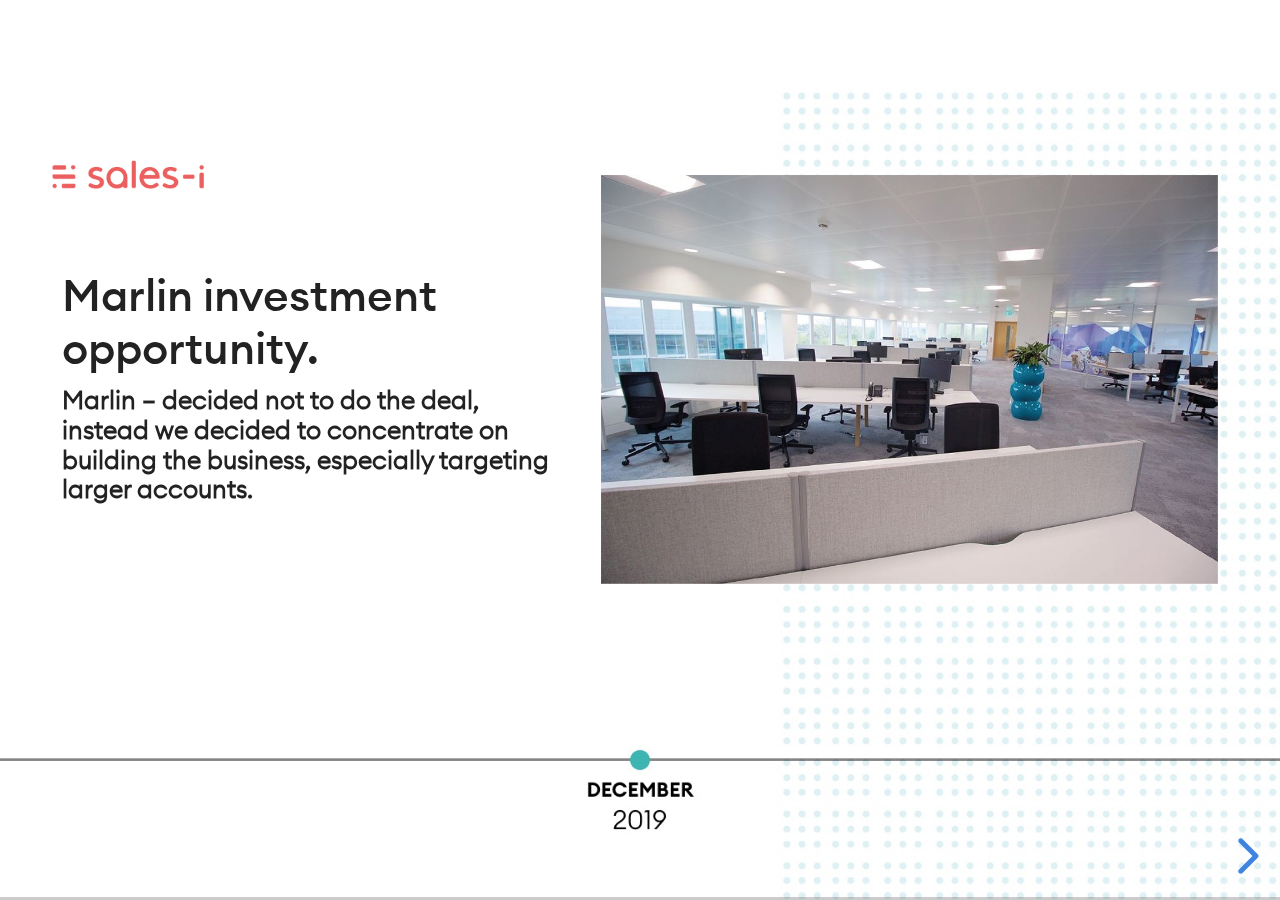
<file: index.html>
<!doctype html>
<html>
	<head>
		<meta charset="utf-8">
		<meta name="viewport" content="width=device-width, initial-scale=1.0, maximum-scale=1.0, user-scalable=no">

		<title>reveal.js</title>

		<link rel="stylesheet" href="dist/reset.css">
		<link rel="stylesheet" href="dist/reveal.css">
		<link rel="stylesheet" href="dist/theme/white.css" id="theme">

		<!-- Theme used for syntax highlighted code -->
		<link rel="stylesheet" href="plugin/highlight/monokai.css" id="highlight-theme">
		<style type="text/css">
			@font-face {
			    font-family: 'Euclid Circular A Medium';
			    src: url('./euclid/webfontkit-20210307-160219/euclidcirculara-medium-webfont.woff2') format('woff2'),
			         url('./euclid/webfontkit-20210307-160219/euclidcirculara-medium-webfont.woff') format('woff');
			    font-weight: normal;
			    font-style: normal;
			}

			@font-face {
			    font-family: 'Euclid Circular A Light';
			    src: url('./euclid/webfontkit-20210307-160219/euclidcirculara-light-webfont.woff2') format('woff2'),
			         url('./euclid/webfontkit-20210307-160219/euclidcirculara-light-webfont.woff') format('woff');
			    font-weight: normal;
			    font-style: normal;

			}

			.reveal .slide-background-content{
				background-position: center bottom;
			}

			p{
				background-color: #F4F3F8;
				border-radius: 4px;	
				font-size: 24px;
				max-width: 500px;
				text-align:center;
				margin:0 auto!important;
				padding:16px;
				font-family: "Euclid Circular A Light", sans-serif;
			}

			.reveal h2{
				font-family: "Euclid Circular A Medium", sans-serif;
				font-size: 36px;
				text-transform: none;
				margin: 0 0 8px 0;
				font-weight: normal;
				text-align: left;
			}
			
			.reveal img{
				
			}

			.reveal h6{
				font-size: 20px;
				text-transform: none;
				font-family: "Euclid Circular A Light", sans-serif;
				text-align: left;
			}

			.label{
				background-image: url("arrer.png");
				background-repeat: no-repeat;
				background-position: bottom;
				padding-bottom: 24px;
			}

			.flex{
				display: flex;
				align-content: center;
				align-items: center;
				justify-content: space-between;
				margin-top: -100px;
			}

			.flex div{
				padding:12px;
			}
			.logo{
				position: absolute;
				top: 0;
				
				left: 0%;
				margin-top:-100px;
			}


		</style>
	</head>
	<body>
		<div class="reveal">
			<div class="slides">
				
				<section data-transition="convex" data-background="images/dec-2019.jpg" data-background-transition="slide">
					
					<div class="logo"><img src="sales-i.png" style="width: 130px;" /></div>
					
					<div class="flex">
						<div>
							<h2>Marlin investment opportunity.</h2>
							<h6>Marlin – decided not to do the deal, instead we decided to concentrate on building the business, especially targeting larger accounts.</h6>
						</div>

						<div>
							<img src="images/1.jpg" style="max-width: 500px;" />
						</div>
					</div>
					
				</section>

				<!-- /// NEW SLIDE -->
				
				<section data-transition="convex"  data-background="images/jan-2020.jpg" data-background-transition="slide">
					
					<div class="logo"><img src="sales-i.png" style="width: 130px;" /></div>
					
					<div class="flex">
						<div>
							<h2>Budget growth.</h2>
							<h6>Set a budget with growth target.</h6>
						</div>

						<div>
							<img src="images/2.jpg" style="max-width: 500px;" />
						</div>
					</div>
					
				</section>

				<!-- /// NEW SLIDE -->
				
				<section data-transition="convex"  data-background="images/jan-2020.jpg" data-background-transition="slide">
					
					<div class="logo"><img src="sales-i.png" style="width: 130px;" /></div>
					
					<div class="flex">
						<div>
							<h2>Removed COO Position</h2>
							<h6>Moved our UK COO on after better understanding of the business via the Marlin events.</h6>
						</div>

						<div>
							<img src="images/3.jpg" style="max-width: 500px;" />
						</div>
					</div>
					
				</section>

				<!-- /// NEW SLIDE -->
				
				<section data-transition="convex"  data-background="images/feb-2020.jpg" data-background-transition="slide">
					
					<div class="logo"><img src="sales-i.png" style="width: 130px;" /></div>
					
					<div class="flex">
						<div>
							<h2>USA CEO position offered.</h2>
							<h6>New USA CEO offered position plan to start in May then purposely stalled.</h6>
						</div>

						<div>
							<img src="images/4.jpg" style="max-width: 500px;" />
						</div>
					</div>
					
				</section>

				<!-- /// NEW SLIDE -->
				
				<section data-transition="convex"  data-background="images/feb-2020.jpg" data-background-transition="slide">
					
					<div class="logo"><img src="sales-i.png" style="width: 130px;" /></div>
					
					<div class="flex">
						<div>
							<h2>Toilet roll gate began.</h2>
							<h6>The world started to react to Covid.</h6>
						</div>

						<div>
							<img src="images/5.jpg" style="max-width: 500px;" />
						</div>
					</div>
					
				</section>

				<!-- /// NEW SLIDE -->
				
				<section data-transition="convex"  data-background="images/feb-2020.jpg" data-background-transition="slide">
					
					<div class="logo"><img src="sales-i.png" style="width: 130px;" /></div>
					
					<div class="flex">
						<div>
							<h2>Mass exodus.</h2>
							<h6>USA office all sent home – no working in downtown Chicago allowed.</h6>
						</div>

						<div>
							<img src="images/6.jpg" style="max-width: 500px;" />
						</div>
					</div>
					
				</section>

				<!-- /// NEW SLIDE -->
				
				<section data-transition="convex"  data-background="images/mar-2020.jpg" data-background-transition="slide">
					
					<div class="logo"><img src="sales-i.png" style="width: 130px;" /></div>
					
					<div class="flex">
						<div>
							<h2>UK lockdown begins.</h2>
							<h6>UK locked down – sales went into free fall and churn increased massively.</h6>
						</div>

						<div>
							<img src="images/7.jpg" style="max-width: 500px;" />
						</div>
					</div>
					
				</section>

				<!-- /// NEW SLIDE -->
				
				<section data-transition="convex"  data-background="images/mar-2020.jpg" data-background-transition="slide">
					
					<div class="logo"><img src="sales-i.png" style="width: 130px;" /></div>
					
					<div class="flex">
						<div>
							<h2>Struggle to maintain the customer base</h2>
							<h6>Many customer accounts put on hold, reduced billing, payment holidays and emergency support.</h6>
						</div>

						<div>
							<img src="images/8.jpg" style="max-width: 500px;" />
						</div>
					</div>
					
				</section>

				<!-- /// NEW SLIDE -->
				
				<section data-transition="convex"  data-background="images/mar-2020.jpg" data-background-transition="slide">
					
					<div class="logo"><img src="sales-i.png" style="width: 130px;" /></div>
					
					<div class="flex">
						<div>
							<h2>$14,000 MRR deal won.</h2>
							<h6>Won a 400 user deal with RS Hughes and they went live within 26 days to help their salespeople prepare for COVID-19 challenges.</h6>
						</div>

						<div>
							<img src="images/9.jpg" style="max-width: 500px;" />
						</div>
					</div>
					
				</section>

				<!-- /// NEW SLIDE -->
				
				<section data-transition="convex"  data-background="images/mar-2020.jpg" data-background-transition="slide">
					
					<div class="logo"><img src="sales-i.png" style="width: 130px;" /></div>
					
					<div class="flex">
						<div>
							<h2>Paccar down under.</h2>
							<h6>New orrder from PACCAR Australia for their in-house sales team and is the first independent dealer to use sales-i.</h6>
						</div>

						<div>
							<img src="images/10.jpg" style="max-width: 500px;" />
						</div>
					</div>
					
				</section>

				<!-- /// NEW SLIDE -->
				
				<section data-transition="convex"  data-background="images/mar-2020.jpg" data-background-transition="slide">
					
					<div class="logo"><img src="sales-i.png" style="width: 130px;" /></div>
					
					<div class="flex">
						<div>
							<h2>Out of office</h2>
							<h6>UK office is closed for the first time due to COVID-19.</h6>
						</div>

						<div>
							<img src="images/11.jpg" style="max-width: 500px;" />
						</div>
					</div>
					
				</section>

				<!-- /// NEW SLIDE -->
				
				<section data-transition="convex"  data-background="images/apr-2020.jpg" data-background-transition="slide">
					
					<div class="logo"><img src="sales-i.png" style="width: 130px;" /></div>
					
					<div class="flex">
						<div>
							<h2>New hire.</h2>
							<h6>New COO Stephan Plant brought on board.</h6>
						</div>

						<div>
							<img src="images/12.jpg" style="max-width: 500px;" />
						</div>
					</div>
					
				</section>

				<!-- /// NEW SLIDE -->
				
				<section data-transition="convex"  data-background="images/apr-2020.jpg" data-background-transition="slide">
					
					<div class="logo"><img src="sales-i.png" style="width: 130px;" /></div>
					
					<div class="flex">
						<div>
							<h2>Furlough scheme</h2>
							<h6>First round of employees put on Furlough (initially 15 heads).</h6>
						</div>

						<div>
							<img src="images/13.jpg" style="max-width: 500px;" />
						</div>
					</div>
					
				</section>

				<!-- /// NEW SLIDE -->
				
				<section data-transition="convex"  data-background="images/apr-2020.jpg" data-background-transition="slide">
					
					<div class="logo"><img src="sales-i.png" style="width: 130px;" /></div>
					
					<div class="flex">
						<div>
							<h2>Lead gen focus.</h2>
							<h6>Internally launched Connect & Sell Auto-Dialer to help our USA sales teams ramp lead flow.</h6>
						</div>

						<div>
							<img src="images/14.jpg" style="max-width: 500px;" />
						</div>
					</div>
					
				</section>

				<!-- /// NEW SLIDE -->
				
				<section data-transition="convex"  data-background="images/may-2020.jpg" data-background-transition="slide">
					
					<div class="logo"><img src="sales-i.png" style="width: 130px;" /></div>
					
					<div class="flex">
						<div>
							<h2>Business continuity.</h2>
							<h6>Realisation that COVID-19 was a long game – plans started for reorganisation and a technology refresh.</h6>
						</div>

						<div>
							<img src="images/15.jpg" style="max-width: 500px;" />
						</div>
					</div>
					
				</section>

				<!-- /// NEW SLIDE -->
				
				<section data-transition="convex"  data-background="images/may-2020.jpg" data-background-transition="slide">
					
					<div class="logo"><img src="sales-i.png" style="width: 130px;" /></div>
					
					<div class="flex">
						<div>
							<h2>DAF trucks european expansion.</h2>
							<h6>Won a contract with DAF Trucks European dealer channel. Initial launch is in the UK and then 22 other European countries thereafter.</h6>
						</div>

						<div>
							<img src="images/16.jpg" style="max-width: 500px;" />
						</div>
					</div>
					
				</section>

				<!-- /// NEW SLIDE -->
				
				<section data-transition="convex"  data-background="images/jun-2020.jpg" data-background-transition="slide">
					
					<div class="logo"><img src="sales-i.png" style="width: 130px;" /></div>
					
					<div class="flex">
						<div>
							<h2>Redundancies.</h2>
							<h6>Started redundancy consultations for those not to return from Furlough.</h6>
						</div>

						<div>
							<img src="images/17.jpg" style="max-width: 500px;" />
						</div>
					</div>
					
				</section>

				<!-- /// NEW SLIDE -->
				
				<section data-transition="convex"  data-background="images/jun-2020.jpg" data-background-transition="slide">
					
					<div class="logo"><img src="sales-i.png" style="width: 130px;" /></div>
					
					<div class="flex">
						<div>
							<h2>Another great win.</h2>
							<h6>Significant win (vs Salesforce.com) in the HVAC sector with Shearer Supply.</h6>
						</div>

						<div>
							<img src="images/18.jpg" style="max-width: 500px;" />
						</div>
					</div>
					
				</section>

				<!-- /// NEW SLIDE -->
				
				<section data-transition="convex"  data-background="images/jun-2020.jpg" data-background-transition="slide">
					
					<div class="logo"><img src="sales-i.png" style="width: 130px;" /></div>
					
					<div class="flex">
						<div>
							<h2>Tabular roll out</h2>
							<h6>Tabular roll out started to mitigate against Flash</h6>
						</div>

						<div>
							<img src="images/19.jpg" style="max-width: 500px;" />
						</div>
					</div>
					
				</section>

				<!-- /// NEW SLIDE -->
				
				<section data-transition="convex"  data-background="images/jun-2020.jpg" data-background-transition="slide">
					
					<div class="logo"><img src="sales-i.png" style="width: 130px;" /></div>
					
					<div class="flex">
						<div>
							<h2>Partial return to the office.</h2>
							<h6>Some UK staff returned to the office.</h6>
						</div>

						<div>
							<img src="images/20.jpg" style="max-width: 500px;" />
						</div>
					</div>
					
				</section>

				<!-- /// NEW SLIDE -->
				
				<section data-transition="convex"  data-background="images/jul-2020.jpg" data-background-transition="slide">
					
					<div class="logo"><img src="sales-i.png" style="width: 130px;" /></div>
					
					<div class="flex">
						<div>
							<h2>Won Man Trucks.</h2>
							<h6>Won MAN Trucks – potential 48 dealers.</h6>
						</div>

						<div>
							<img src="images/21.jpg" style="max-width: 500px;" />
						</div>
					</div>
					
				</section>

				<!-- /// NEW SLIDE -->
				
				<section data-transition="convex"  data-background="images/aug-2020.jpg" data-background-transition="slide">
					
					<div class="logo"><img src="sales-i.png" style="width: 130px;" /></div>
					
					<div class="flex">
						<div>
							<h2>New hire.</h2>
							<h6>Darren Bullivant employed to complete strategic review of the technology plans.</h6>
						</div>

						<div>
							<img src="images/22.jpg" style="max-width: 500px;" />
						</div>
					</div>
					
				</section>

				<!-- /// NEW SLIDE -->
				
				<section data-transition="convex"  data-background="images/aug-2020.jpg" data-background-transition="slide">
					
					<div class="logo"><img src="sales-i.png" style="width: 130px;" /></div>
					
					<div class="flex">
						<div>
							<h2>Salesforce integration agreed</h2>
							<h6>Salesforce.com app plans agreed and development started.</h6>
						</div>

						<div>
							<img src="images/23.jpg" style="max-width: 500px;" />
						</div>
					</div>
					
				</section>

				<!-- /// NEW SLIDE -->
				
				<section data-transition="convex"  data-background="images/sep-2020.jpg" data-background-transition="slide">
					
					<div class="logo"><img src="sales-i.png" style="width: 130px;" /></div>
					
					<div class="flex">
						<div>
							<h2>Restructuring of teams agreed</h2>
							<h6>Decision made to restructure the UK and USA in phases..</h6>
						</div>

						<div>
							<img src="images/24.jpg" style="max-width: 500px;" />
						</div>
					</div>
					
				</section>

				<!-- /// NEW SLIDE -->
				
				<section data-transition="convex"  data-background="images/sep-2020.jpg" data-background-transition="slide">
					
					<div class="logo"><img src="sales-i.png" style="width: 130px;" /></div>
					
					<div class="flex">
						<div>
							<h2>It's all about the UI</h2>
							<h6>David Titley, UX UI specialist employed as contractor.</h6>
						</div>

						<div>
							<img src="images/25.jpg" style="max-width: 500px;" />
						</div>
					</div>
					
				</section>

				<!-- /// NEW SLIDE -->
				
				<section data-transition="convex"  data-background="images/sep-2020.jpg" data-background-transition="slide">
					
					<div class="logo"><img src="sales-i.png" style="width: 130px;" /></div>
					
					<div class="flex">
						<div>
							<h2>Removed CTO</h2>
							<h6>Marcus Webster CTO 'resigned'.</h6>
						</div>

						<div>
							<img src="images/26.jpg" style="max-width: 500px;" />
						</div>
					</div>
					
				</section>

				<!-- /// NEW SLIDE -->
				
				<section data-transition="convex"  data-background="images/sep-2020.jpg" data-background-transition="slide">
					
					<div class="logo"><img src="sales-i.png" style="width: 130px;" /></div>
					
					<div class="flex">
						<div>
							<h2>Salesforce experience added.</h2>
							<h6>Dan Cox - New Technical Development Architect employed (extensive Salesforce.com knowledge).</h6>
						</div>

						<div>
							<img src="images/27.jpg" style="max-width: 500px;" />
						</div>
					</div>
					
				</section>

				<!-- /// NEW SLIDE -->
				
				<section data-transition="convex"  data-background="images/sep-2020.jpg" data-background-transition="slide">
					
					<div class="logo"><img src="sales-i.png" style="width: 130px;" /></div>
					
					<div class="flex">
						<div>
							<h2>$5.6k MRR deal won.</h2>
							<h6>Won the contract with Walker Group, NAPA’s 2nd largest dealer. $5.6K MRR.</h6>
						</div>

						<div>
							<img src="images/28.jpg" style="max-width: 500px;" />
						</div>
					</div>
					
				</section>

				<!-- /// NEW SLIDE -->
				
				<section data-transition="convex"  data-background="images/oct-2020.jpg" data-background-transition="slide">
					
					<div class="logo"><img src="sales-i.png" style="width: 130px;" /></div>
					
					<div class="flex">
						<div>
							<h2>Turned down.</h2>
							<h6>Original USA CEO hire negotiations unsuccessful.</h6>
						</div>

						<div>
							<img src="images/29.jpg" style="max-width: 500px;" />
						</div>
					</div>
					
				</section>

				<!-- /// NEW SLIDE -->
				
				<section data-transition="convex"  data-background="images/oct-2020.jpg" data-background-transition="slide">
					
					<div class="logo"><img src="sales-i.png" style="width: 130px;" /></div>
					
					<div class="flex">
						<div>
							<h2>Head of the family.</h2>
							<h6>Start the hunt for new USA Head.</h6>
						</div>

						<div>
							<img src="images/30.jpg" style="max-width: 500px;" />
						</div>
					</div>
					
				</section>

				<!-- /// NEW SLIDE -->
				
				<section data-transition="convex"  data-background="images/oct-2020.jpg" data-background-transition="slide">
					
					<div class="logo"><img src="sales-i.png" style="width: 130px;" /></div>
					
					<div class="flex">
						<div>
							<h2>Implementation</h2>
							<h6>Start of the implementation for Intact.</h6>
						</div>

						<div>
							<img src="images/31.jpg" style="max-width: 500px;" />
						</div>
					</div>
					
				</section>

				<!-- /// NEW SLIDE -->
				
				<section data-transition="convex"  data-background="images/oct-2020.jpg" data-background-transition="slide">
					
					<div class="logo"><img src="sales-i.png" style="width: 130px;" /></div>
					
					<div class="flex">
						<div>
							<h2>All Sage, no onion.</h2>
							<h6>First orders in UK secured with Sage partner customers.</h6>
						</div>

						<div>
							<img src="images/32.jpg" style="max-width: 500px;" />
						</div>
					</div>
					
				</section>

				<!-- /// NEW SLIDE -->
				
				<section data-transition="convex"  data-background="images/nov-2020.jpg" data-background-transition="slide">
					
					<div class="logo"><img src="sales-i.png" style="width: 130px;" /></div>
					
					<div class="flex">
						<div>
							<h2>From interim to permanent</h2>
							<h6>Darren Bullivant made interim CTO (now permanent).</h6>
						</div>

						<div>
							<img src="images/22.jpg" style="max-width: 500px;" />
						</div>
					</div>
					
				</section>

				<!-- /// NEW SLIDE -->
				
				<section data-transition="convex"  data-background="images/nov-2020.jpg" data-background-transition="slide">
					
					<div class="logo"><img src="sales-i.png" style="width: 130px;" /></div>
					
					<div class="flex">
						<div>
							<h2>$6.6k MRR deal won.</h2>
							<h6>Canadian market win - National Concrete Supplies $6.6k MRR.</h6>
						</div>

						<div>
							<img src="images/33.jpg" style="max-width: 500px;" />
						</div>
					</div>
					
				</section>

				<!-- /// NEW SLIDE -->
				
				<section data-transition="convex"  data-background="images/dec-2020.jpg" data-background-transition="slide">
					
					<div class="logo"><img src="sales-i.png" style="width: 130px;" /></div>
					
					<div class="flex">
						<div>
							<h2>Product management.</h2>
							<h6>Product team made disbanded.</h6>
						</div>

						<div>
							<img src="images/34.jpg" style="max-width: 500px;" />
						</div>
					</div>
					
				</section>

				<!-- /// NEW SLIDE -->
				
				<section data-transition="convex"  data-background="images/dec-2020.jpg" data-background-transition="slide">
					
					<div class="logo"><img src="sales-i.png" style="width: 130px;" /></div>
					
					<div class="flex">
						<div>
							<h2>UI/UX position made permanent.</h2>
							<h6>David Titley - UI UX position made permanent.</h6>
						</div>

						<div>
							<img src="images/25.jpg" style="max-width: 500px;" />
						</div>
					</div>
					
				</section>

				<!-- /// NEW SLIDE -->
				
				<section data-transition="convex"  data-background="images/dec-2020.jpg" data-background-transition="slide">
					
					<div class="logo"><img src="sales-i.png" style="width: 130px;" /></div>
					
					<div class="flex">
						<div>
							<h2>Design fundamentals.</h2>
							<h6>Design system fundamentals completed.</h6>
						</div>

						<div>
							<img src="images/35.jpg" style="max-width: 500px;" />
						</div>
					</div>
					
				</section>


				

			</div>
		</div>

		<script src="dist/reveal.js"></script>
		
		<script src="plugin/notes/notes.js"></script>
		<script src="plugin/markdown/markdown.js"></script>
		<script src="plugin/highlight/highlight.js"></script>

		<script>
			// More info about initialization & config:
			// - https://revealjs.com/initialization/
			// - https://revealjs.com/config/
			Reveal.initialize({
				hash: true,

				// Learn about plugins: https://revealjs.com/plugins/
				plugins: [ RevealMarkdown, RevealHighlight, RevealNotes ],
				
          
			});
		</script>
	</body>
</html>
</file>
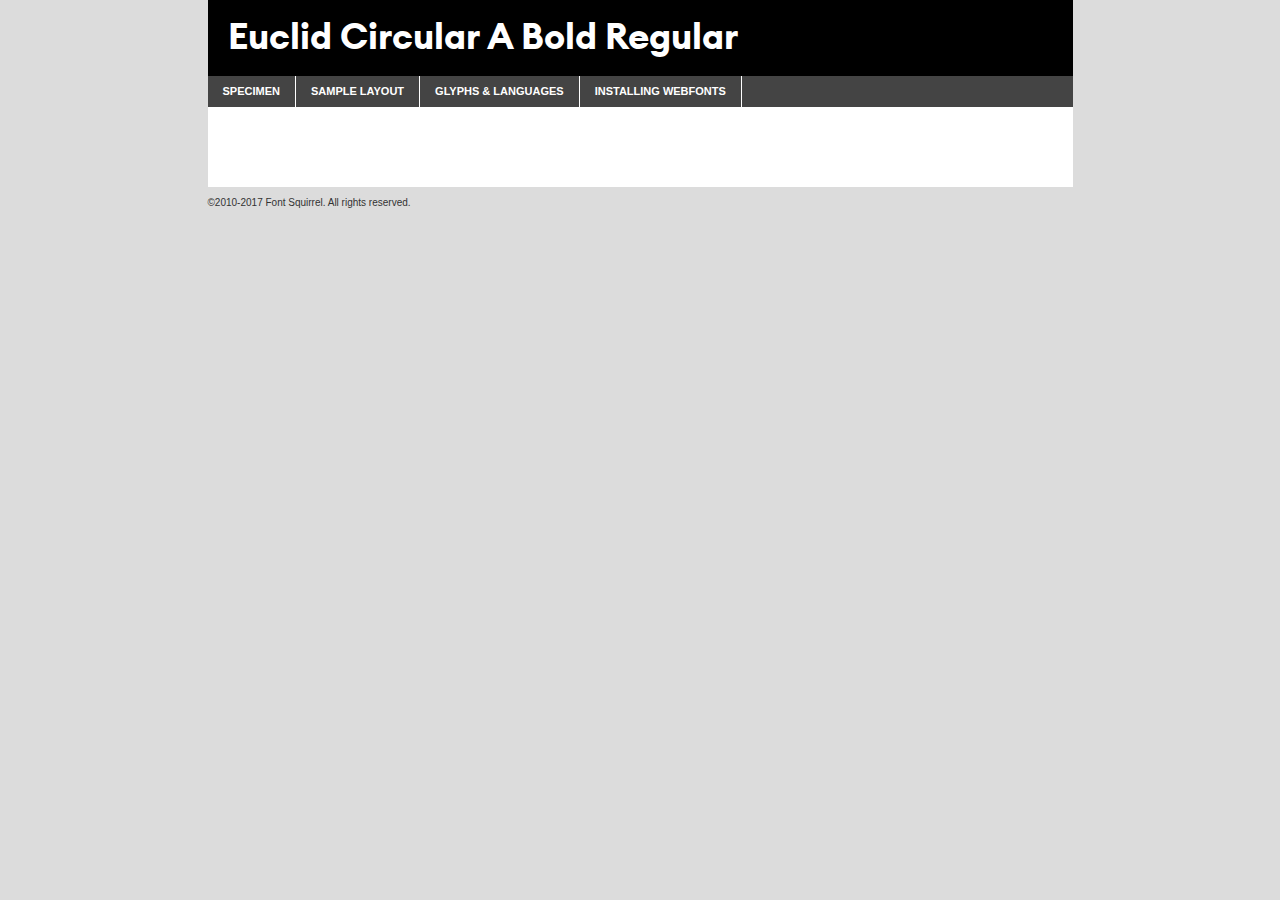
<file: euclid/webfontkit-20210307-160219/euclidcirculara-bold-demo.html>
<!DOCTYPE html PUBLIC "-//W3C//DTD XHTML 1.0 Transitional//EN"
	"http://www.w3.org/TR/xhtml1/DTD/xhtml1-transitional.dtd">

<html xmlns="http://www.w3.org/1999/xhtml" xml:lang="en" lang="en">
<head>
	<meta http-equiv="Content-Type" content="text/html; charset=utf-8" />
	<script src="http://ajax.googleapis.com/ajax/libs/jquery/1.7.2/jquery.min.js" type="text/javascript" charset="utf-8"></script>
	<script type="text/javascript">
	(function($){$.fn.easyTabs=function(option){var param=jQuery.extend({fadeSpeed:"fast",defaultContent:1,activeClass:'active'},option);$(this).each(function(){var thisId="#"+this.id;if(param.defaultContent==''){param.defaultContent=1;}
	if(typeof param.defaultContent=="number")
	{var defaultTab=$(thisId+" .tabs li:eq("+(param.defaultContent-1)+") a").attr('href').substr(1);}else{var defaultTab=param.defaultContent;}
	$(thisId+" .tabs li a").each(function(){var tabToHide=$(this).attr('href').substr(1);$("#"+tabToHide).addClass('easytabs-tab-content');});hideAll();changeContent(defaultTab);function hideAll(){$(thisId+" .easytabs-tab-content").hide();}
	function changeContent(tabId){hideAll();$(thisId+" .tabs li").removeClass(param.activeClass);$(thisId+" .tabs li a[href=#"+tabId+"]").closest('li').addClass(param.activeClass);if(param.fadeSpeed!="none")
	{$(thisId+" #"+tabId).fadeIn(param.fadeSpeed);}else{$(thisId+" #"+tabId).show();}}
	$(thisId+" .tabs li").click(function(){var tabId=$(this).find('a').attr('href').substr(1);changeContent(tabId);return false;});});}})(jQuery);
	</script>
	<link rel="stylesheet" href="specimen_files/specimen_stylesheet.css" type="text/css" charset="utf-8" />
	<link rel="stylesheet" href="stylesheet.css" type="text/css" charset="utf-8" />

	<style type="text/css">
					body{
				font-family: 'euclid_circular_abold';
							}
		</style>

	<title>Euclid Circular A Bold Regular Specimen</title>
	
	
	<script type="text/javascript" charset="utf-8">
		$(document).ready(function() {
			$('#container').easyTabs({defaultContent:1});
		});
	</script>
</head>

<body>
<div id="container">
	<div id="header">
		Euclid Circular A Bold Regular	</div>
	<ul class="tabs">
		<li><a href="#specimen">Specimen</a></li>
		<li><a href="#layout">Sample Layout</a></li>
				<li><a href="#glyphs">Glyphs &amp; Languages</a></li>
		<li><a href="#installing">Installing Webfonts</a></li>
		
	</ul>
	
	<div id="main_content">

		
			<div id="specimen">
		
				<div class="section">
					<div class="grid12 firstcol">
						<div class="huge">AaBb</div>
					</div>
				</div>
		
				<div class="section">
					<div class="glyph_range">A&#x200B;B&#x200b;C&#x200b;D&#x200b;E&#x200b;F&#x200b;G&#x200b;H&#x200b;I&#x200b;J&#x200b;K&#x200b;L&#x200b;M&#x200b;N&#x200b;O&#x200b;P&#x200b;Q&#x200b;R&#x200b;S&#x200b;T&#x200b;U&#x200b;V&#x200b;W&#x200b;X&#x200b;Y&#x200b;Z&#x200b;a&#x200b;b&#x200b;c&#x200b;d&#x200b;e&#x200b;f&#x200b;g&#x200b;h&#x200b;i&#x200b;j&#x200b;k&#x200b;l&#x200b;m&#x200b;n&#x200b;o&#x200b;p&#x200b;q&#x200b;r&#x200b;s&#x200b;t&#x200b;u&#x200b;v&#x200b;w&#x200b;x&#x200b;y&#x200b;z&#x200b;1&#x200b;2&#x200b;3&#x200b;4&#x200b;5&#x200b;6&#x200b;7&#x200b;8&#x200b;9&#x200b;0&#x200b;&amp;&#x200b;.&#x200b;,&#x200b;?&#x200b;!&#x200b;&#64;&#x200b;(&#x200b;)&#x200b;#&#x200b;$&#x200b;%&#x200b;*&#x200b;+&#x200b;-&#x200b;=&#x200b;:&#x200b;;</div>
				</div>
				<div class="section">
					<div class="grid12 firstcol">
						<table class="sample_table">
							<tr><td>10</td><td class="size10">abcdefghijklmnopqrstuvwxyzABCDEFGHIJKLMNOPQRSTUVWXYZ0123456789abcdefghijklmnopqrstuvwxyzABCDEFGHIJKLMNOPQRSTUVWXYZ0123456789abcdefghijklmnopqrstuvwxyzABCDEFGHIJKLMNOPQRSTUVWXYZ</td></tr>
							<tr><td>11</td><td class="size11">abcdefghijklmnopqrstuvwxyzABCDEFGHIJKLMNOPQRSTUVWXYZ0123456789abcdefghijklmnopqrstuvwxyzABCDEFGHIJKLMNOPQRSTUVWXYZ0123456789abcdefghijklmnopqrstuvwxyzABCDEFGHIJKLMNOPQRSTUVWXYZ</td></tr>
							<tr><td>12</td><td class="size12">abcdefghijklmnopqrstuvwxyzABCDEFGHIJKLMNOPQRSTUVWXYZ0123456789abcdefghijklmnopqrstuvwxyzABCDEFGHIJKLMNOPQRSTUVWXYZ0123456789abcdefghijklmnopqrstuvwxyzABCDEFGHIJKLMNOPQRSTUVWXYZ</td></tr>
							<tr><td>13</td><td class="size13">abcdefghijklmnopqrstuvwxyzABCDEFGHIJKLMNOPQRSTUVWXYZ0123456789abcdefghijklmnopqrstuvwxyzABCDEFGHIJKLMNOPQRSTUVWXYZ0123456789abcdefghijklmnopqrstuvwxyzABCDEFGHIJKLMNOPQRSTUVWXYZ</td></tr>
							<tr><td>14</td><td class="size14">abcdefghijklmnopqrstuvwxyzABCDEFGHIJKLMNOPQRSTUVWXYZ0123456789abcdefghijklmnopqrstuvwxyzABCDEFGHIJKLMNOPQRSTUVWXYZ0123456789abcdefghijklmnopqrstuvwxyzABCDEFGHIJKLMNOPQRSTUVWXYZ</td></tr>
							<tr><td>16</td><td class="size16">abcdefghijklmnopqrstuvwxyzABCDEFGHIJKLMNOPQRSTUVWXYZ0123456789abcdefghijklmnopqrstuvwxyzABCDEFGHIJKLMNOPQRSTUVWXYZ</td></tr>
							<tr><td>18</td><td class="size18">abcdefghijklmnopqrstuvwxyzABCDEFGHIJKLMNOPQRSTUVWXYZ0123456789abcdefghijklmnopqrstuvwxyzABCDEFGHIJKLMNOPQRSTUVWXYZ</td></tr>
							<tr><td>20</td><td class="size20">abcdefghijklmnopqrstuvwxyzABCDEFGHIJKLMNOPQRSTUVWXYZ0123456789abcdefghijklmnopqrstuvwxyzABCDEFGHIJKLMNOPQRSTUVWXYZ</td></tr>
							<tr><td>24</td><td class="size24">abcdefghijklmnopqrstuvwxyzABCDEFGHIJKLMNOPQRSTUVWXYZ0123456789abcdefghijklmnopqrstuvwxyzABCDEFGHIJKLMNOPQRSTUVWXYZ</td></tr>
							<tr><td>30</td><td class="size30">abcdefghijklmnopqrstuvwxyzABCDEFGHIJKLMNOPQRSTUVWXYZ0123456789abcdefghijklmnopqrstuvwxyzABCDEFGHIJKLMNOPQRSTUVWXYZ</td></tr>
							<tr><td>36</td><td class="size36">abcdefghijklmnopqrstuvwxyzABCDEFGHIJKLMNOPQRSTUVWXYZ0123456789abcdefghijklmnopqrstuvwxyzABCDEFGHIJKLMNOPQRSTUVWXYZ</td></tr>
							<tr><td>48</td><td class="size48">abcdefghijklmnopqrstuvwxyzABCDEFGHIJKLMNOPQRSTUVWXYZ0123456789abcdefghijklmnopqrstuvwxyzABCDEFGHIJKLMNOPQRSTUVWXYZ</td></tr>
							<tr><td>60</td><td class="size60">abcdefghijklmnopqrstuvwxyzABCDEFGHIJKLMNOPQRSTUVWXYZ0123456789abcdefghijklmnopqrstuvwxyzABCDEFGHIJKLMNOPQRSTUVWXYZ</td></tr>
							<tr><td>72</td><td class="size72">abcdefghijklmnopqrstuvwxyzABCDEFGHIJKLMNOPQRSTUVWXYZ0123456789abcdefghijklmnopqrstuvwxyzABCDEFGHIJKLMNOPQRSTUVWXYZ</td></tr>
							<tr><td>90</td><td class="size90">abcdefghijklmnopqrstuvwxyzABCDEFGHIJKLMNOPQRSTUVWXYZ0123456789abcdefghijklmnopqrstuvwxyzABCDEFGHIJKLMNOPQRSTUVWXYZ</td></tr>
						</table>
				
					</div>
			
				</div>
		
		
		
								<div class="section" id="bodycomparison">


										<div id="xheight">
				<div class="fontbody">&#x25FC;&#x25FC;&#x25FC;&#x25FC;&#x25FC;&#x25FC;&#x25FC;&#x25FC;&#x25FC;&#x25FC;&#x25FC;&#x25FC;&#x25FC;&#x25FC;&#x25FC;&#x25FC;&#x25FC;&#x25FC;&#x25FC;&#x25FC;&#x25FC;&#x25FC;&#x25FC;&#x25FC;&#x25FC;&#x25FC;&#x25FC;&#x25FC;&#x25FC;&#x25FC;&#x25FC;&#x25FC;&#x25FC;&#x25FC;&#x25FC;&#x25FC;&#x25FC;&#x25FC;&#x25FC;&#x25FC;&#x25FC;&#x25FC;&#x25FC;&#x25FC;&#x25FC;&#x25FC;&#x25FC;&#x25FC;&#x25FC;&#x25FC;&#x25FC;&#x25FC;&#x25FC;&#x25FC;&#x25FC;&#x25FC;&#x25FC;&#x25FC;&#x25FC;&#x25FC;&#x25FC;&#x25FC;&#x25FC;&#x25FC;&#x25FC;&#x25FC;&#x25FC;&#x25FC;&#x25FC;&#x25FC;&#x25FC;&#x25FC;&#x25FC;&#x25FC;&#x25FC;&#x25FC;&#x25FC;&#x25FC;&#x25FC;&#x25FC;&#x25FC;&#x25FC;&#x25FC;&#x25FC;&#x25FC;&#x25FC;&#x25FC;&#x25FC;&#x25FC;&#x25FC;&#x25FC;&#x25FC;&#x25FC;&#x25FC;&#x25FC;&#x25FC;&#x25FC;&#x25FC;&#x25FC;body</div><div class="arialbody">body</div><div class="verdanabody">body</div><div class="georgiabody">body</div></div>
										<div class="fontbody" style="z-index:1">
											body<span>Euclid Circular A Bold Regular</span>
										</div>
										<div class="arialbody" style="z-index:1">
											body<span>Arial</span>
										</div>
										<div class="verdanabody" style="z-index:1">
											body<span>Verdana</span>
										</div>
										<div class="georgiabody" style="z-index:1">
											body<span>Georgia</span>
										</div>



								</div>
		
		
				<div class="section psample psample_row1" id="">
					
					<div class="grid2 firstcol">
						<p class="size10"><span>10.</span>Aenean lacinia bibendum nulla sed consectetur. Fusce dapibus, tellus ac cursus commodo, tortor mauris condimentum nibh, ut fermentum massa justo sit amet risus. Nullam id dolor id nibh ultricies vehicula ut id elit. Cum sociis natoque penatibus et magnis dis parturient montes, nascetur ridiculus mus. Nulla vitae elit libero, a pharetra augue.</p>
			
					</div>
					<div class="grid3">
						<p class="size11"><span>11.</span>Aenean lacinia bibendum nulla sed consectetur. Fusce dapibus, tellus ac cursus commodo, tortor mauris condimentum nibh, ut fermentum massa justo sit amet risus. Nullam id dolor id nibh ultricies vehicula ut id elit. Cum sociis natoque penatibus et magnis dis parturient montes, nascetur ridiculus mus. Nulla vitae elit libero, a pharetra augue.</p>
			
					</div>
					<div class="grid3">
						<p class="size12"><span>12.</span>Aenean lacinia bibendum nulla sed consectetur. Fusce dapibus, tellus ac cursus commodo, tortor mauris condimentum nibh, ut fermentum massa justo sit amet risus. Nullam id dolor id nibh ultricies vehicula ut id elit. Cum sociis natoque penatibus et magnis dis parturient montes, nascetur ridiculus mus. Nulla vitae elit libero, a pharetra augue.</p>
			
					</div>
					<div class="grid4">
						<p class="size13"><span>13.</span>Aenean lacinia bibendum nulla sed consectetur. Fusce dapibus, tellus ac cursus commodo, tortor mauris condimentum nibh, ut fermentum massa justo sit amet risus. Nullam id dolor id nibh ultricies vehicula ut id elit. Cum sociis natoque penatibus et magnis dis parturient montes, nascetur ridiculus mus. Nulla vitae elit libero, a pharetra augue.</p>
			
					</div>
					<div class="white_blend"></div>
					
				</div>
				<div class="section psample psample_row2" id="">
					<div class="grid3 firstcol">
						<p class="size14"><span>14.</span>Aenean lacinia bibendum nulla sed consectetur. Fusce dapibus, tellus ac cursus commodo, tortor mauris condimentum nibh, ut fermentum massa justo sit amet risus. Nullam id dolor id nibh ultricies vehicula ut id elit. Cum sociis natoque penatibus et magnis dis parturient montes, nascetur ridiculus mus. Nulla vitae elit libero, a pharetra augue.</p>
			
					</div>
					<div class="grid4">
						<p class="size16"><span>16.</span>Aenean lacinia bibendum nulla sed consectetur. Fusce dapibus, tellus ac cursus commodo, tortor mauris condimentum nibh, ut fermentum massa justo sit amet risus. Nullam id dolor id nibh ultricies vehicula ut id elit. Cum sociis natoque penatibus et magnis dis parturient montes, nascetur ridiculus mus. Nulla vitae elit libero, a pharetra augue.</p>
			
					</div>
					<div class="grid5">
						<p class="size18"><span>18.</span>Aenean lacinia bibendum nulla sed consectetur. Fusce dapibus, tellus ac cursus commodo, tortor mauris condimentum nibh, ut fermentum massa justo sit amet risus. Nullam id dolor id nibh ultricies vehicula ut id elit. Cum sociis natoque penatibus et magnis dis parturient montes, nascetur ridiculus mus. Nulla vitae elit libero, a pharetra augue.</p>
			
					</div>

					<div class="white_blend"></div>

				</div>
				
				<div class="section psample psample_row3" id="">
					<div class="grid5 firstcol">
						<p class="size20"><span>20.</span>Aenean lacinia bibendum nulla sed consectetur. Fusce dapibus, tellus ac cursus commodo, tortor mauris condimentum nibh, ut fermentum massa justo sit amet risus. Nullam id dolor id nibh ultricies vehicula ut id elit. Cum sociis natoque penatibus et magnis dis parturient montes, nascetur ridiculus mus. Nulla vitae elit libero, a pharetra augue.</p>
					</div>
					<div class="grid7">
						<p class="size24"><span>24.</span>Aenean lacinia bibendum nulla sed consectetur. Fusce dapibus, tellus ac cursus commodo, tortor mauris condimentum nibh, ut fermentum massa justo sit amet risus. Nullam id dolor id nibh ultricies vehicula ut id elit. Cum sociis natoque penatibus et magnis dis parturient montes, nascetur ridiculus mus. Nulla vitae elit libero, a pharetra augue.</p>
					</div>
					
					<div class="white_blend"></div>
					
				</div>
				
				<div class="section psample psample_row4" id="">
					<div class="grid12 firstcol">
						<p class="size30"><span>30.</span>Aenean lacinia bibendum nulla sed consectetur. Fusce dapibus, tellus ac cursus commodo, tortor mauris condimentum nibh, ut fermentum massa justo sit amet risus. Nullam id dolor id nibh ultricies vehicula ut id elit. Cum sociis natoque penatibus et magnis dis parturient montes, nascetur ridiculus mus. Nulla vitae elit libero, a pharetra augue.</p>
					</div>
					<div class="white_blend"></div>
					
				</div>
				
				
				
				<div class="section psample psample_row1 fullreverse">
					<div class="grid2 firstcol">
						<p class="size10"><span>10.</span>Aenean lacinia bibendum nulla sed consectetur. Fusce dapibus, tellus ac cursus commodo, tortor mauris condimentum nibh, ut fermentum massa justo sit amet risus. Nullam id dolor id nibh ultricies vehicula ut id elit. Cum sociis natoque penatibus et magnis dis parturient montes, nascetur ridiculus mus. Nulla vitae elit libero, a pharetra augue.</p>
			
					</div>
					<div class="grid3">
						<p class="size11"><span>11.</span>Aenean lacinia bibendum nulla sed consectetur. Fusce dapibus, tellus ac cursus commodo, tortor mauris condimentum nibh, ut fermentum massa justo sit amet risus. Nullam id dolor id nibh ultricies vehicula ut id elit. Cum sociis natoque penatibus et magnis dis parturient montes, nascetur ridiculus mus. Nulla vitae elit libero, a pharetra augue.</p>
			
					</div>
					<div class="grid3">
						<p class="size12"><span>12.</span>Aenean lacinia bibendum nulla sed consectetur. Fusce dapibus, tellus ac cursus commodo, tortor mauris condimentum nibh, ut fermentum massa justo sit amet risus. Nullam id dolor id nibh ultricies vehicula ut id elit. Cum sociis natoque penatibus et magnis dis parturient montes, nascetur ridiculus mus. Nulla vitae elit libero, a pharetra augue.</p>
			
					</div>
					<div class="grid4">
						<p class="size13"><span>13.</span>Aenean lacinia bibendum nulla sed consectetur. Fusce dapibus, tellus ac cursus commodo, tortor mauris condimentum nibh, ut fermentum massa justo sit amet risus. Nullam id dolor id nibh ultricies vehicula ut id elit. Cum sociis natoque penatibus et magnis dis parturient montes, nascetur ridiculus mus. Nulla vitae elit libero, a pharetra augue.</p>
			
					</div>
					<div class="black_blend"></div>
					
				</div>
				
				<div class="section psample psample_row2 fullreverse">
					<div class="grid3 firstcol">
						<p class="size14"><span>14.</span>Aenean lacinia bibendum nulla sed consectetur. Fusce dapibus, tellus ac cursus commodo, tortor mauris condimentum nibh, ut fermentum massa justo sit amet risus. Nullam id dolor id nibh ultricies vehicula ut id elit. Cum sociis natoque penatibus et magnis dis parturient montes, nascetur ridiculus mus. Nulla vitae elit libero, a pharetra augue.</p>
			
					</div>
					<div class="grid4">
						<p class="size16"><span>16.</span>Aenean lacinia bibendum nulla sed consectetur. Fusce dapibus, tellus ac cursus commodo, tortor mauris condimentum nibh, ut fermentum massa justo sit amet risus. Nullam id dolor id nibh ultricies vehicula ut id elit. Cum sociis natoque penatibus et magnis dis parturient montes, nascetur ridiculus mus. Nulla vitae elit libero, a pharetra augue.</p>
			
					</div>
					<div class="grid5">
						<p class="size18"><span>18.</span>Aenean lacinia bibendum nulla sed consectetur. Fusce dapibus, tellus ac cursus commodo, tortor mauris condimentum nibh, ut fermentum massa justo sit amet risus. Nullam id dolor id nibh ultricies vehicula ut id elit. Cum sociis natoque penatibus et magnis dis parturient montes, nascetur ridiculus mus. Nulla vitae elit libero, a pharetra augue.</p>
			
					</div>
					<div class="black_blend"></div>

				</div>
				
				<div class="section psample fullreverse psample_row3" id="">
					<div class="grid5 firstcol">
						<p class="size20"><span>20.</span>Aenean lacinia bibendum nulla sed consectetur. Fusce dapibus, tellus ac cursus commodo, tortor mauris condimentum nibh, ut fermentum massa justo sit amet risus. Nullam id dolor id nibh ultricies vehicula ut id elit. Cum sociis natoque penatibus et magnis dis parturient montes, nascetur ridiculus mus. Nulla vitae elit libero, a pharetra augue.</p>
					</div>
					<div class="grid7">
						<p class="size24"><span>24.</span>Aenean lacinia bibendum nulla sed consectetur. Fusce dapibus, tellus ac cursus commodo, tortor mauris condimentum nibh, ut fermentum massa justo sit amet risus. Nullam id dolor id nibh ultricies vehicula ut id elit. Cum sociis natoque penatibus et magnis dis parturient montes, nascetur ridiculus mus. Nulla vitae elit libero, a pharetra augue.</p>
					</div>
					
					<div class="black_blend"></div>
					
				</div>
				
				<div class="section psample fullreverse psample_row4" id="" style="border-bottom: 20px #000 solid;">
					<div class="grid12 firstcol">
						<p class="size30"><span>30.</span>Aenean lacinia bibendum nulla sed consectetur. Fusce dapibus, tellus ac cursus commodo, tortor mauris condimentum nibh, ut fermentum massa justo sit amet risus. Nullam id dolor id nibh ultricies vehicula ut id elit. Cum sociis natoque penatibus et magnis dis parturient montes, nascetur ridiculus mus. Nulla vitae elit libero, a pharetra augue.</p>
					</div>
					<div class="black_blend"></div>
					
				</div>
				
				
				
				
			</div>
			
			<div id="layout">
				
				<div class="section">
					
					<div class="grid12 firstcol">
						<h1>Lorem Ipsum Dolor</h1>
						<h2>Etiam porta sem malesuada magna mollis euismod</h2>
						
						<p class="byline">By <a href="#link">Aenean Lacinia</a></p>
					</div>
				</div>
				<div class="section">
					<div class="grid8 firstcol">
						<p class="large">Donec sed odio dui. Morbi leo risus, porta ac consectetur ac, vestibulum at eros. Fusce dapibus, tellus ac cursus commodo, tortor mauris condimentum nibh, ut fermentum massa justo sit amet risus. </p>

						
						<h3>Pellentesque ornare sem</h3>

						<p>Maecenas sed diam eget risus varius blandit sit amet non magna. Maecenas faucibus mollis interdum. Donec ullamcorper nulla non metus auctor fringilla. Nullam id dolor id nibh ultricies vehicula ut id elit. Nullam id dolor id nibh ultricies vehicula ut id elit. </p>

						<p>Aenean eu leo quam. Pellentesque ornare sem lacinia quam venenatis vestibulum. Lorem ipsum dolor sit amet, consectetur adipiscing elit. Cum sociis natoque penatibus et magnis dis parturient montes, nascetur ridiculus mus. </p>

						<p>Nulla vitae elit libero, a pharetra augue. Praesent commodo cursus magna, vel scelerisque nisl consectetur et. Aenean lacinia bibendum nulla sed consectetur. </p>

						<p>Nullam quis risus eget urna mollis ornare vel eu leo. Nullam quis risus eget urna mollis ornare vel eu leo. Maecenas sed diam eget risus varius blandit sit amet non magna. Donec ullamcorper nulla non metus auctor fringilla. </p>

						<h3>Cras mattis consectetur</h3>

						<p>Aenean eu leo quam. Pellentesque ornare sem lacinia quam venenatis vestibulum. Aenean lacinia bibendum nulla sed consectetur. Integer posuere erat a ante venenatis dapibus posuere velit aliquet. Cras mattis consectetur purus sit amet fermentum. </p>

						<p>Nullam id dolor id nibh ultricies vehicula ut id elit. Nullam quis risus eget urna mollis ornare vel eu leo. Cras mattis consectetur purus sit amet fermentum.</p>
					</div>
					
					<div class="grid4 sidebar">
						
						<div class="box reverse">
							<p class="last">Nullam quis risus eget urna mollis ornare vel eu leo. Donec ullamcorper nulla non metus auctor fringilla. Cras mattis consectetur purus sit amet fermentum. Sed posuere consectetur est at lobortis. Lorem ipsum dolor sit amet, consectetur adipiscing elit. </p>
						</div>
						
						<p class="caption">Maecenas sed diam eget risus varius.</p>

						<p>Vestibulum id ligula porta felis euismod semper. Integer posuere erat a ante venenatis dapibus posuere velit aliquet. Vestibulum id ligula porta felis euismod semper. Sed posuere consectetur est at lobortis. Maecenas sed diam eget risus varius blandit sit amet non magna. Fusce dapibus, tellus ac cursus commodo, tortor mauris condimentum nibh, ut fermentum massa justo sit amet risus. </p>

					

						<p>Duis mollis, est non commodo luctus, nisi erat porttitor ligula, eget lacinia odio sem nec elit. Aenean lacinia bibendum nulla sed consectetur. Vivamus sagittis lacus vel augue laoreet rutrum faucibus dolor auctor. Aenean lacinia bibendum nulla sed consectetur. Nullam quis risus eget urna mollis ornare vel eu leo. </p>

						<p>Praesent commodo cursus magna, vel scelerisque nisl consectetur et. Donec ullamcorper nulla non metus auctor fringilla. Maecenas faucibus mollis interdum. Fusce dapibus, tellus ac cursus commodo, tortor mauris condimentum nibh, ut fermentum massa justo sit amet risus. </p>

					</div>
				</div>
				
			</div>


			



		<div id="glyphs">
			<div class="section">
				<div class="grid12 firstcol">
			
				<h1>Language Support</h1>
				<p>The subset of Euclid Circular A Bold Regular in this kit supports the following languages:<br />
			
					Albanian, Basque, Breton, Chamorro, Danish, Dutch, English, Faroese, Finnish, French, Frisian, Galician, German, Icelandic, Italian, Malagasy, Norwegian, Portuguese, Spanish, Alsatian, Aragonese, Arapaho, Arrernte, Asturian, Aymara, Bislama, Cebuano, Corsican, Fijian, French_creole, Genoese, Gilbertese, Greenlandic, Haitian_creole, Hiligaynon, Hmong, Hopi, Ibanag, Iloko_ilokano, Indonesian, Interglossa_glosa, Interlingua, Irish_gaelic, Jerriais, Lojban, Lombard, Luxembourgeois, Manx, Mohawk, Norfolk_pitcairnese, Occitan, Oromo, Pangasinan, Papiamento, Piedmontese, Potawatomi, Rhaeto-romance, Romansh, Rotokas, Sami_lule, Samoan, Sardinian, Scots_gaelic, Seychelles_creole, Shona, Sicilian, Somali, Southern_ndebele, Swahili, Swati_swazi, Tagalog_filipino_pilipino, Tetum, Tok_pisin, Uyghur_latinized, Volapuk, Walloon, Warlpiri, Xhosa, Yapese, Zulu, Latinbasic, Ubasic, Demo				</p>
				<h1>Glyph Chart</h1>
				<p>The subset of Euclid Circular A Bold Regular in this kit includes all the glyphs listed below. Unicode entities are included above each glyph to help you insert individual characters into your layout.</p>
				<div id="glyph_chart">
			
																				 <div><p>&amp;#32;</p>&#32;</div>
																				 <div><p>&amp;#33;</p>&#33;</div>
																				 <div><p>&amp;#34;</p>&#34;</div>
																				 <div><p>&amp;#35;</p>&#35;</div>
																				 <div><p>&amp;#36;</p>&#36;</div>
																				 <div><p>&amp;#37;</p>&#37;</div>
																				 <div><p>&amp;#38;</p>&#38;</div>
																				 <div><p>&amp;#39;</p>&#39;</div>
																				 <div><p>&amp;#40;</p>&#40;</div>
																				 <div><p>&amp;#41;</p>&#41;</div>
																				 <div><p>&amp;#42;</p>&#42;</div>
																				 <div><p>&amp;#43;</p>&#43;</div>
																				 <div><p>&amp;#44;</p>&#44;</div>
																				 <div><p>&amp;#45;</p>&#45;</div>
																				 <div><p>&amp;#46;</p>&#46;</div>
																				 <div><p>&amp;#47;</p>&#47;</div>
																				 <div><p>&amp;#48;</p>&#48;</div>
																				 <div><p>&amp;#49;</p>&#49;</div>
																				 <div><p>&amp;#50;</p>&#50;</div>
																				 <div><p>&amp;#51;</p>&#51;</div>
																				 <div><p>&amp;#52;</p>&#52;</div>
																				 <div><p>&amp;#53;</p>&#53;</div>
																				 <div><p>&amp;#54;</p>&#54;</div>
																				 <div><p>&amp;#55;</p>&#55;</div>
																				 <div><p>&amp;#56;</p>&#56;</div>
																				 <div><p>&amp;#57;</p>&#57;</div>
																				 <div><p>&amp;#58;</p>&#58;</div>
																				 <div><p>&amp;#59;</p>&#59;</div>
																				 <div><p>&amp;#60;</p>&#60;</div>
																				 <div><p>&amp;#61;</p>&#61;</div>
																				 <div><p>&amp;#62;</p>&#62;</div>
																				 <div><p>&amp;#63;</p>&#63;</div>
																				 <div><p>&amp;#64;</p>&#64;</div>
																				 <div><p>&amp;#65;</p>&#65;</div>
																				 <div><p>&amp;#66;</p>&#66;</div>
																				 <div><p>&amp;#67;</p>&#67;</div>
																				 <div><p>&amp;#68;</p>&#68;</div>
																				 <div><p>&amp;#69;</p>&#69;</div>
																				 <div><p>&amp;#70;</p>&#70;</div>
																				 <div><p>&amp;#71;</p>&#71;</div>
																				 <div><p>&amp;#72;</p>&#72;</div>
																				 <div><p>&amp;#73;</p>&#73;</div>
																				 <div><p>&amp;#74;</p>&#74;</div>
																				 <div><p>&amp;#75;</p>&#75;</div>
																				 <div><p>&amp;#76;</p>&#76;</div>
																				 <div><p>&amp;#77;</p>&#77;</div>
																				 <div><p>&amp;#78;</p>&#78;</div>
																				 <div><p>&amp;#79;</p>&#79;</div>
																				 <div><p>&amp;#80;</p>&#80;</div>
																				 <div><p>&amp;#81;</p>&#81;</div>
																				 <div><p>&amp;#82;</p>&#82;</div>
																				 <div><p>&amp;#83;</p>&#83;</div>
																				 <div><p>&amp;#84;</p>&#84;</div>
																				 <div><p>&amp;#85;</p>&#85;</div>
																				 <div><p>&amp;#86;</p>&#86;</div>
																				 <div><p>&amp;#87;</p>&#87;</div>
																				 <div><p>&amp;#88;</p>&#88;</div>
																				 <div><p>&amp;#89;</p>&#89;</div>
																				 <div><p>&amp;#90;</p>&#90;</div>
																				 <div><p>&amp;#91;</p>&#91;</div>
																				 <div><p>&amp;#92;</p>&#92;</div>
																				 <div><p>&amp;#93;</p>&#93;</div>
																				 <div><p>&amp;#94;</p>&#94;</div>
																				 <div><p>&amp;#95;</p>&#95;</div>
																				 <div><p>&amp;#96;</p>&#96;</div>
																				 <div><p>&amp;#97;</p>&#97;</div>
																				 <div><p>&amp;#98;</p>&#98;</div>
																				 <div><p>&amp;#99;</p>&#99;</div>
																				 <div><p>&amp;#100;</p>&#100;</div>
																				 <div><p>&amp;#101;</p>&#101;</div>
																				 <div><p>&amp;#102;</p>&#102;</div>
																				 <div><p>&amp;#103;</p>&#103;</div>
																				 <div><p>&amp;#104;</p>&#104;</div>
																				 <div><p>&amp;#105;</p>&#105;</div>
																				 <div><p>&amp;#106;</p>&#106;</div>
																				 <div><p>&amp;#107;</p>&#107;</div>
																				 <div><p>&amp;#108;</p>&#108;</div>
																				 <div><p>&amp;#109;</p>&#109;</div>
																				 <div><p>&amp;#110;</p>&#110;</div>
																				 <div><p>&amp;#111;</p>&#111;</div>
																				 <div><p>&amp;#112;</p>&#112;</div>
																				 <div><p>&amp;#113;</p>&#113;</div>
																				 <div><p>&amp;#114;</p>&#114;</div>
																				 <div><p>&amp;#115;</p>&#115;</div>
																				 <div><p>&amp;#116;</p>&#116;</div>
																				 <div><p>&amp;#117;</p>&#117;</div>
																				 <div><p>&amp;#118;</p>&#118;</div>
																				 <div><p>&amp;#119;</p>&#119;</div>
																				 <div><p>&amp;#120;</p>&#120;</div>
																				 <div><p>&amp;#121;</p>&#121;</div>
																				 <div><p>&amp;#122;</p>&#122;</div>
																				 <div><p>&amp;#123;</p>&#123;</div>
																				 <div><p>&amp;#124;</p>&#124;</div>
																				 <div><p>&amp;#125;</p>&#125;</div>
																				 <div><p>&amp;#126;</p>&#126;</div>
																				 <div><p>&amp;#160;</p>&#160;</div>
																				 <div><p>&amp;#161;</p>&#161;</div>
																				 <div><p>&amp;#162;</p>&#162;</div>
																				 <div><p>&amp;#163;</p>&#163;</div>
																				 <div><p>&amp;#165;</p>&#165;</div>
																				 <div><p>&amp;#166;</p>&#166;</div>
																				 <div><p>&amp;#167;</p>&#167;</div>
																				 <div><p>&amp;#168;</p>&#168;</div>
																				 <div><p>&amp;#169;</p>&#169;</div>
																				 <div><p>&amp;#170;</p>&#170;</div>
																				 <div><p>&amp;#171;</p>&#171;</div>
																				 <div><p>&amp;#173;</p>&#173;</div>
																				 <div><p>&amp;#174;</p>&#174;</div>
																				 <div><p>&amp;#175;</p>&#175;</div>
																				 <div><p>&amp;#176;</p>&#176;</div>
																				 <div><p>&amp;#178;</p>&#178;</div>
																				 <div><p>&amp;#179;</p>&#179;</div>
																				 <div><p>&amp;#180;</p>&#180;</div>
																				 <div><p>&amp;#182;</p>&#182;</div>
																				 <div><p>&amp;#183;</p>&#183;</div>
																				 <div><p>&amp;#184;</p>&#184;</div>
																				 <div><p>&amp;#185;</p>&#185;</div>
																				 <div><p>&amp;#186;</p>&#186;</div>
																				 <div><p>&amp;#187;</p>&#187;</div>
																				 <div><p>&amp;#188;</p>&#188;</div>
																				 <div><p>&amp;#189;</p>&#189;</div>
																				 <div><p>&amp;#190;</p>&#190;</div>
																				 <div><p>&amp;#191;</p>&#191;</div>
																				 <div><p>&amp;#192;</p>&#192;</div>
																				 <div><p>&amp;#193;</p>&#193;</div>
																				 <div><p>&amp;#194;</p>&#194;</div>
																				 <div><p>&amp;#195;</p>&#195;</div>
																				 <div><p>&amp;#196;</p>&#196;</div>
																				 <div><p>&amp;#197;</p>&#197;</div>
																				 <div><p>&amp;#198;</p>&#198;</div>
																				 <div><p>&amp;#199;</p>&#199;</div>
																				 <div><p>&amp;#200;</p>&#200;</div>
																				 <div><p>&amp;#201;</p>&#201;</div>
																				 <div><p>&amp;#202;</p>&#202;</div>
																				 <div><p>&amp;#203;</p>&#203;</div>
																				 <div><p>&amp;#204;</p>&#204;</div>
																				 <div><p>&amp;#205;</p>&#205;</div>
																				 <div><p>&amp;#206;</p>&#206;</div>
																				 <div><p>&amp;#207;</p>&#207;</div>
																				 <div><p>&amp;#208;</p>&#208;</div>
																				 <div><p>&amp;#209;</p>&#209;</div>
																				 <div><p>&amp;#210;</p>&#210;</div>
																				 <div><p>&amp;#211;</p>&#211;</div>
																				 <div><p>&amp;#212;</p>&#212;</div>
																				 <div><p>&amp;#213;</p>&#213;</div>
																				 <div><p>&amp;#214;</p>&#214;</div>
																				 <div><p>&amp;#215;</p>&#215;</div>
																				 <div><p>&amp;#216;</p>&#216;</div>
																				 <div><p>&amp;#217;</p>&#217;</div>
																				 <div><p>&amp;#218;</p>&#218;</div>
																				 <div><p>&amp;#219;</p>&#219;</div>
																				 <div><p>&amp;#220;</p>&#220;</div>
																				 <div><p>&amp;#221;</p>&#221;</div>
																				 <div><p>&amp;#222;</p>&#222;</div>
																				 <div><p>&amp;#223;</p>&#223;</div>
																				 <div><p>&amp;#224;</p>&#224;</div>
																				 <div><p>&amp;#225;</p>&#225;</div>
																				 <div><p>&amp;#226;</p>&#226;</div>
																				 <div><p>&amp;#227;</p>&#227;</div>
																				 <div><p>&amp;#228;</p>&#228;</div>
																				 <div><p>&amp;#229;</p>&#229;</div>
																				 <div><p>&amp;#230;</p>&#230;</div>
																				 <div><p>&amp;#231;</p>&#231;</div>
																				 <div><p>&amp;#232;</p>&#232;</div>
																				 <div><p>&amp;#233;</p>&#233;</div>
																				 <div><p>&amp;#234;</p>&#234;</div>
																				 <div><p>&amp;#235;</p>&#235;</div>
																				 <div><p>&amp;#236;</p>&#236;</div>
																				 <div><p>&amp;#237;</p>&#237;</div>
																				 <div><p>&amp;#238;</p>&#238;</div>
																				 <div><p>&amp;#239;</p>&#239;</div>
																				 <div><p>&amp;#240;</p>&#240;</div>
																				 <div><p>&amp;#241;</p>&#241;</div>
																				 <div><p>&amp;#242;</p>&#242;</div>
																				 <div><p>&amp;#243;</p>&#243;</div>
																				 <div><p>&amp;#244;</p>&#244;</div>
																				 <div><p>&amp;#245;</p>&#245;</div>
																				 <div><p>&amp;#246;</p>&#246;</div>
																				 <div><p>&amp;#248;</p>&#248;</div>
																				 <div><p>&amp;#249;</p>&#249;</div>
																				 <div><p>&amp;#250;</p>&#250;</div>
																				 <div><p>&amp;#251;</p>&#251;</div>
																				 <div><p>&amp;#252;</p>&#252;</div>
																				 <div><p>&amp;#253;</p>&#253;</div>
																				 <div><p>&amp;#254;</p>&#254;</div>
																				 <div><p>&amp;#255;</p>&#255;</div>
																				 <div><p>&amp;#338;</p>&#338;</div>
																				 <div><p>&amp;#339;</p>&#339;</div>
																				 <div><p>&amp;#376;</p>&#376;</div>
																				 <div><p>&amp;#710;</p>&#710;</div>
																				 <div><p>&amp;#732;</p>&#732;</div>
																				 <div><p>&amp;#8192;</p>&#8192;</div>
																				 <div><p>&amp;#8193;</p>&#8193;</div>
																				 <div><p>&amp;#8194;</p>&#8194;</div>
																				 <div><p>&amp;#8195;</p>&#8195;</div>
																				 <div><p>&amp;#8196;</p>&#8196;</div>
																				 <div><p>&amp;#8197;</p>&#8197;</div>
																				 <div><p>&amp;#8198;</p>&#8198;</div>
																				 <div><p>&amp;#8199;</p>&#8199;</div>
																				 <div><p>&amp;#8200;</p>&#8200;</div>
																				 <div><p>&amp;#8201;</p>&#8201;</div>
																				 <div><p>&amp;#8202;</p>&#8202;</div>
																				 <div><p>&amp;#8208;</p>&#8208;</div>
																				 <div><p>&amp;#8209;</p>&#8209;</div>
																				 <div><p>&amp;#8210;</p>&#8210;</div>
																				 <div><p>&amp;#8211;</p>&#8211;</div>
																				 <div><p>&amp;#8212;</p>&#8212;</div>
																				 <div><p>&amp;#8216;</p>&#8216;</div>
																				 <div><p>&amp;#8217;</p>&#8217;</div>
																				 <div><p>&amp;#8218;</p>&#8218;</div>
																				 <div><p>&amp;#8220;</p>&#8220;</div>
																				 <div><p>&amp;#8221;</p>&#8221;</div>
																				 <div><p>&amp;#8222;</p>&#8222;</div>
																				 <div><p>&amp;#8226;</p>&#8226;</div>
																				 <div><p>&amp;#8230;</p>&#8230;</div>
																				 <div><p>&amp;#8239;</p>&#8239;</div>
																				 <div><p>&amp;#8249;</p>&#8249;</div>
																				 <div><p>&amp;#8250;</p>&#8250;</div>
																				 <div><p>&amp;#8287;</p>&#8287;</div>
																				 <div><p>&amp;#8364;</p>&#8364;</div>
																				 <div><p>&amp;#8482;</p>&#8482;</div>
																				 <div><p>&amp;#9724;</p>&#9724;</div>
																				 <div><p>&amp;#64257;</p>&#64257;</div>
																				 <div><p>&amp;#64258;</p>&#64258;</div>
																				 <div><p>&amp;#64259;</p>&#64259;</div>
																				 <div><p>&amp;#64260;</p>&#64260;</div>
																																																</div>	
				</div>
		
		
			</div>
		</div>
		
		
		<div id="specs">
			
		</div>
	
		<div id="installing">
			<div class="section">
				<div class="grid7 firstcol">
					<h1>Installing Webfonts</h1>
					
					<p>Webfonts are supported by all major browser platforms but not all in the same way. There are currently four different font formats that must be included in order to target all browsers. This includes TTF, WOFF, EOT and SVG.</p>
					
					<h2>1. Upload your webfonts</h2>
					<p>You must upload your webfont kit to your website. They should be in or near the same directory as your CSS files.</p>
					
					<h2>2. Include the webfont stylesheet</h2>
					<p>A special CSS @font-face declaration helps the various browsers select the appropriate font it needs without causing you a bunch of headaches. Learn more about this syntax by reading the <a href="https://www.fontspring.com/blog/further-hardening-of-the-bulletproof-syntax">Fontspring blog post</a> about it. The code for it is as follows:</p>


<code>
@font-face{ 
	font-family: 'MyWebFont';
	src: url('WebFont.eot');
	src: url('WebFont.eot?#iefix') format('embedded-opentype'),
	     url('WebFont.woff') format('woff'),
	     url('WebFont.ttf') format('truetype'),
	     url('WebFont.svg#webfont') format('svg');
}
</code>

	<p>We've already gone ahead and generated the code for you. All you have to do is link to the stylesheet in your HTML, like this:</p>
	<code>&lt;link rel=&quot;stylesheet&quot; href=&quot;stylesheet.css&quot; type=&quot;text/css&quot; charset=&quot;utf-8&quot; /&gt;</code>

					<h2>3. Modify your own stylesheet</h2>
					<p>To take advantage of your new fonts, you must tell your stylesheet to use them. Look at the original @font-face declaration above and find the property called "font-family." The name linked there will be what you use to reference the font. Prepend that webfont name to the font stack in the "font-family" property, inside the selector you want to change. For example:</p>
<code>p { font-family: 'WebFont', Arial, sans-serif; }</code>

<h2>4. Test</h2>
<p>Getting webfonts to work cross-browser <em>can</em> be tricky. Use the information in the sidebar to help you if you find that fonts aren't loading in a particular browser.</p>
				</div>
				
				<div class="grid5 sidebar">
					<div class="box">
						<h2>Troubleshooting<br />Font-Face Problems</h2>
						<p>Having trouble getting your webfonts to load in your new website? Here are some tips to sort out what might be the problem.</p>

						<h3>Fonts not showing in any browser</h3>

						<p>This sounds like you need to work on the plumbing. You either did not upload the fonts to the correct directory, or you did not link the fonts properly in the CSS. If you've confirmed that all this is correct and you still have a problem, take a look at your .htaccess file and see if requests are getting intercepted.</p>

						<h3>Fonts not loading in iPhone or iPad</h3>

						<p>The most common problem here is that you are serving the fonts from an IIS server. IIS refuses to serve files that have unknown MIME types. If that is the case, you must set the MIME type for SVG to "image/svg+xml" in the server settings. Follow these instructions from Microsoft if you need help.</p>

						<h3>Fonts not loading in Firefox</h3>

						<p>The primary reason for this failure? You are still using a version Firefox older than 3.5. So upgrade already! If that isn't it, then you are very likely serving fonts from a different domain. Firefox requires that all font assets be served from the same domain. Lastly it is possible that you need to add WOFF to your list of MIME types (if you are serving via IIS.)</p>

						<h3>Fonts not loading in IE</h3>

						<p>Are you looking at Internet Explorer on an actual Windows machine or are you cheating by using a service like Adobe BrowserLab? Many of these screenshot services do not render @font-face for IE. Best to test it on a real machine.</p>

						<h3>Fonts not loading in IE9</h3>

						<p>IE9, like Firefox, requires that fonts be served from the same domain as the website. Make sure that is the case.</p>
					</div>
				</div>
			</div>
			
		</div>
	
	</div>
	<div id="footer">
		<p>&copy;2010-2017 Font Squirrel. All rights reserved.</p>
	</div>
</div>
</body>
</html>
</file>
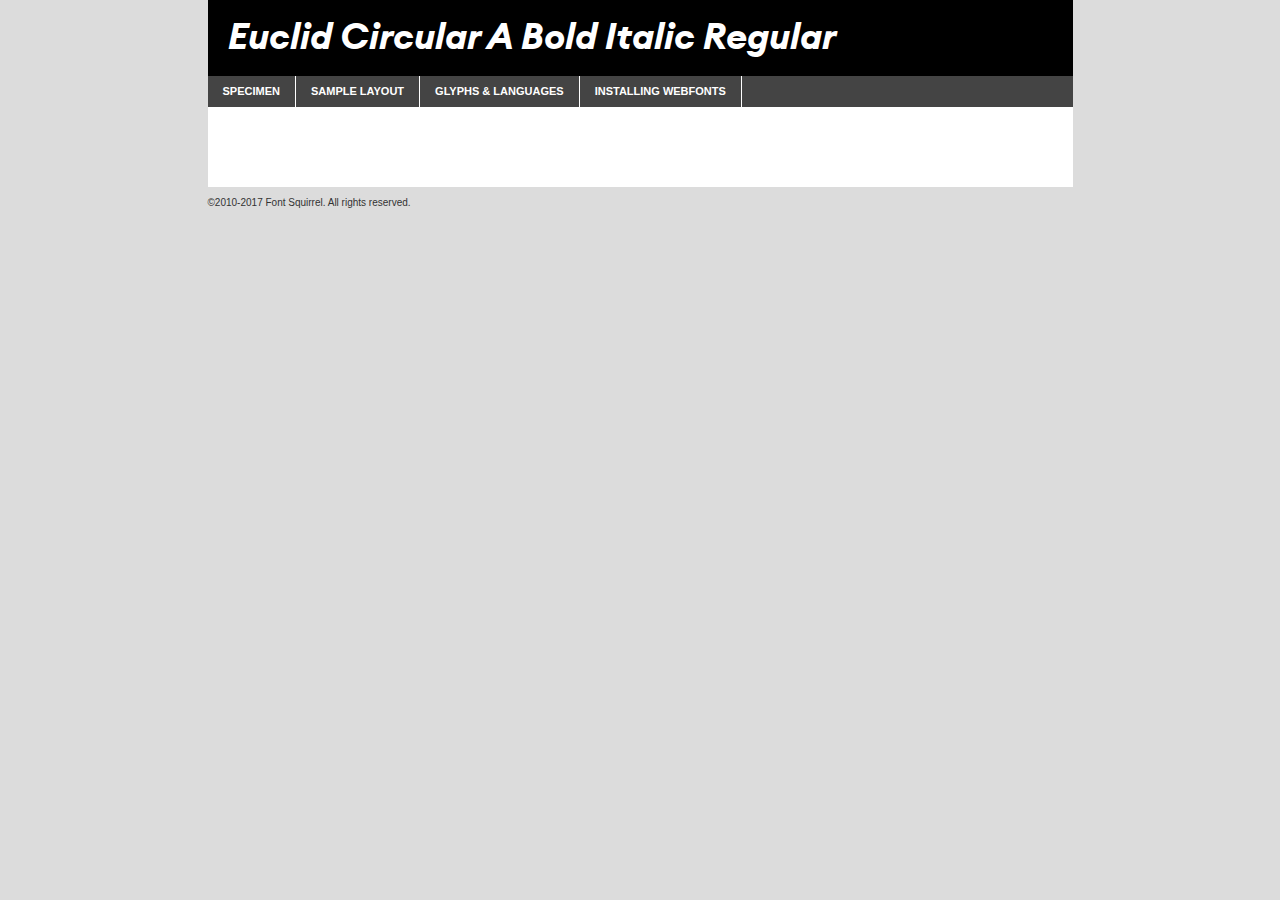
<file: euclid/webfontkit-20210307-160219/euclidcirculara-bolditalic-demo.html>
<!DOCTYPE html PUBLIC "-//W3C//DTD XHTML 1.0 Transitional//EN"
	"http://www.w3.org/TR/xhtml1/DTD/xhtml1-transitional.dtd">

<html xmlns="http://www.w3.org/1999/xhtml" xml:lang="en" lang="en">
<head>
	<meta http-equiv="Content-Type" content="text/html; charset=utf-8" />
	<script src="http://ajax.googleapis.com/ajax/libs/jquery/1.7.2/jquery.min.js" type="text/javascript" charset="utf-8"></script>
	<script type="text/javascript">
	(function($){$.fn.easyTabs=function(option){var param=jQuery.extend({fadeSpeed:"fast",defaultContent:1,activeClass:'active'},option);$(this).each(function(){var thisId="#"+this.id;if(param.defaultContent==''){param.defaultContent=1;}
	if(typeof param.defaultContent=="number")
	{var defaultTab=$(thisId+" .tabs li:eq("+(param.defaultContent-1)+") a").attr('href').substr(1);}else{var defaultTab=param.defaultContent;}
	$(thisId+" .tabs li a").each(function(){var tabToHide=$(this).attr('href').substr(1);$("#"+tabToHide).addClass('easytabs-tab-content');});hideAll();changeContent(defaultTab);function hideAll(){$(thisId+" .easytabs-tab-content").hide();}
	function changeContent(tabId){hideAll();$(thisId+" .tabs li").removeClass(param.activeClass);$(thisId+" .tabs li a[href=#"+tabId+"]").closest('li').addClass(param.activeClass);if(param.fadeSpeed!="none")
	{$(thisId+" #"+tabId).fadeIn(param.fadeSpeed);}else{$(thisId+" #"+tabId).show();}}
	$(thisId+" .tabs li").click(function(){var tabId=$(this).find('a').attr('href').substr(1);changeContent(tabId);return false;});});}})(jQuery);
	</script>
	<link rel="stylesheet" href="specimen_files/specimen_stylesheet.css" type="text/css" charset="utf-8" />
	<link rel="stylesheet" href="stylesheet.css" type="text/css" charset="utf-8" />

	<style type="text/css">
					body{
				font-family: 'euclid_circular_abold_italic';
							}
		</style>

	<title>Euclid Circular A Bold Italic Regular Specimen</title>
	
	
	<script type="text/javascript" charset="utf-8">
		$(document).ready(function() {
			$('#container').easyTabs({defaultContent:1});
		});
	</script>
</head>

<body>
<div id="container">
	<div id="header">
		Euclid Circular A Bold Italic Regular	</div>
	<ul class="tabs">
		<li><a href="#specimen">Specimen</a></li>
		<li><a href="#layout">Sample Layout</a></li>
				<li><a href="#glyphs">Glyphs &amp; Languages</a></li>
		<li><a href="#installing">Installing Webfonts</a></li>
		
	</ul>
	
	<div id="main_content">

		
			<div id="specimen">
		
				<div class="section">
					<div class="grid12 firstcol">
						<div class="huge">AaBb</div>
					</div>
				</div>
		
				<div class="section">
					<div class="glyph_range">A&#x200B;B&#x200b;C&#x200b;D&#x200b;E&#x200b;F&#x200b;G&#x200b;H&#x200b;I&#x200b;J&#x200b;K&#x200b;L&#x200b;M&#x200b;N&#x200b;O&#x200b;P&#x200b;Q&#x200b;R&#x200b;S&#x200b;T&#x200b;U&#x200b;V&#x200b;W&#x200b;X&#x200b;Y&#x200b;Z&#x200b;a&#x200b;b&#x200b;c&#x200b;d&#x200b;e&#x200b;f&#x200b;g&#x200b;h&#x200b;i&#x200b;j&#x200b;k&#x200b;l&#x200b;m&#x200b;n&#x200b;o&#x200b;p&#x200b;q&#x200b;r&#x200b;s&#x200b;t&#x200b;u&#x200b;v&#x200b;w&#x200b;x&#x200b;y&#x200b;z&#x200b;1&#x200b;2&#x200b;3&#x200b;4&#x200b;5&#x200b;6&#x200b;7&#x200b;8&#x200b;9&#x200b;0&#x200b;&amp;&#x200b;.&#x200b;,&#x200b;?&#x200b;!&#x200b;&#64;&#x200b;(&#x200b;)&#x200b;#&#x200b;$&#x200b;%&#x200b;*&#x200b;+&#x200b;-&#x200b;=&#x200b;:&#x200b;;</div>
				</div>
				<div class="section">
					<div class="grid12 firstcol">
						<table class="sample_table">
							<tr><td>10</td><td class="size10">abcdefghijklmnopqrstuvwxyzABCDEFGHIJKLMNOPQRSTUVWXYZ0123456789abcdefghijklmnopqrstuvwxyzABCDEFGHIJKLMNOPQRSTUVWXYZ0123456789abcdefghijklmnopqrstuvwxyzABCDEFGHIJKLMNOPQRSTUVWXYZ</td></tr>
							<tr><td>11</td><td class="size11">abcdefghijklmnopqrstuvwxyzABCDEFGHIJKLMNOPQRSTUVWXYZ0123456789abcdefghijklmnopqrstuvwxyzABCDEFGHIJKLMNOPQRSTUVWXYZ0123456789abcdefghijklmnopqrstuvwxyzABCDEFGHIJKLMNOPQRSTUVWXYZ</td></tr>
							<tr><td>12</td><td class="size12">abcdefghijklmnopqrstuvwxyzABCDEFGHIJKLMNOPQRSTUVWXYZ0123456789abcdefghijklmnopqrstuvwxyzABCDEFGHIJKLMNOPQRSTUVWXYZ0123456789abcdefghijklmnopqrstuvwxyzABCDEFGHIJKLMNOPQRSTUVWXYZ</td></tr>
							<tr><td>13</td><td class="size13">abcdefghijklmnopqrstuvwxyzABCDEFGHIJKLMNOPQRSTUVWXYZ0123456789abcdefghijklmnopqrstuvwxyzABCDEFGHIJKLMNOPQRSTUVWXYZ0123456789abcdefghijklmnopqrstuvwxyzABCDEFGHIJKLMNOPQRSTUVWXYZ</td></tr>
							<tr><td>14</td><td class="size14">abcdefghijklmnopqrstuvwxyzABCDEFGHIJKLMNOPQRSTUVWXYZ0123456789abcdefghijklmnopqrstuvwxyzABCDEFGHIJKLMNOPQRSTUVWXYZ0123456789abcdefghijklmnopqrstuvwxyzABCDEFGHIJKLMNOPQRSTUVWXYZ</td></tr>
							<tr><td>16</td><td class="size16">abcdefghijklmnopqrstuvwxyzABCDEFGHIJKLMNOPQRSTUVWXYZ0123456789abcdefghijklmnopqrstuvwxyzABCDEFGHIJKLMNOPQRSTUVWXYZ</td></tr>
							<tr><td>18</td><td class="size18">abcdefghijklmnopqrstuvwxyzABCDEFGHIJKLMNOPQRSTUVWXYZ0123456789abcdefghijklmnopqrstuvwxyzABCDEFGHIJKLMNOPQRSTUVWXYZ</td></tr>
							<tr><td>20</td><td class="size20">abcdefghijklmnopqrstuvwxyzABCDEFGHIJKLMNOPQRSTUVWXYZ0123456789abcdefghijklmnopqrstuvwxyzABCDEFGHIJKLMNOPQRSTUVWXYZ</td></tr>
							<tr><td>24</td><td class="size24">abcdefghijklmnopqrstuvwxyzABCDEFGHIJKLMNOPQRSTUVWXYZ0123456789abcdefghijklmnopqrstuvwxyzABCDEFGHIJKLMNOPQRSTUVWXYZ</td></tr>
							<tr><td>30</td><td class="size30">abcdefghijklmnopqrstuvwxyzABCDEFGHIJKLMNOPQRSTUVWXYZ0123456789abcdefghijklmnopqrstuvwxyzABCDEFGHIJKLMNOPQRSTUVWXYZ</td></tr>
							<tr><td>36</td><td class="size36">abcdefghijklmnopqrstuvwxyzABCDEFGHIJKLMNOPQRSTUVWXYZ0123456789abcdefghijklmnopqrstuvwxyzABCDEFGHIJKLMNOPQRSTUVWXYZ</td></tr>
							<tr><td>48</td><td class="size48">abcdefghijklmnopqrstuvwxyzABCDEFGHIJKLMNOPQRSTUVWXYZ0123456789abcdefghijklmnopqrstuvwxyzABCDEFGHIJKLMNOPQRSTUVWXYZ</td></tr>
							<tr><td>60</td><td class="size60">abcdefghijklmnopqrstuvwxyzABCDEFGHIJKLMNOPQRSTUVWXYZ0123456789abcdefghijklmnopqrstuvwxyzABCDEFGHIJKLMNOPQRSTUVWXYZ</td></tr>
							<tr><td>72</td><td class="size72">abcdefghijklmnopqrstuvwxyzABCDEFGHIJKLMNOPQRSTUVWXYZ0123456789abcdefghijklmnopqrstuvwxyzABCDEFGHIJKLMNOPQRSTUVWXYZ</td></tr>
							<tr><td>90</td><td class="size90">abcdefghijklmnopqrstuvwxyzABCDEFGHIJKLMNOPQRSTUVWXYZ0123456789abcdefghijklmnopqrstuvwxyzABCDEFGHIJKLMNOPQRSTUVWXYZ</td></tr>
						</table>
				
					</div>
			
				</div>
		
		
		
								<div class="section" id="bodycomparison">


										<div id="xheight">
				<div class="fontbody">&#x25FC;&#x25FC;&#x25FC;&#x25FC;&#x25FC;&#x25FC;&#x25FC;&#x25FC;&#x25FC;&#x25FC;&#x25FC;&#x25FC;&#x25FC;&#x25FC;&#x25FC;&#x25FC;&#x25FC;&#x25FC;&#x25FC;&#x25FC;&#x25FC;&#x25FC;&#x25FC;&#x25FC;&#x25FC;&#x25FC;&#x25FC;&#x25FC;&#x25FC;&#x25FC;&#x25FC;&#x25FC;&#x25FC;&#x25FC;&#x25FC;&#x25FC;&#x25FC;&#x25FC;&#x25FC;&#x25FC;&#x25FC;&#x25FC;&#x25FC;&#x25FC;&#x25FC;&#x25FC;&#x25FC;&#x25FC;&#x25FC;&#x25FC;&#x25FC;&#x25FC;&#x25FC;&#x25FC;&#x25FC;&#x25FC;&#x25FC;&#x25FC;&#x25FC;&#x25FC;&#x25FC;&#x25FC;&#x25FC;&#x25FC;&#x25FC;&#x25FC;&#x25FC;&#x25FC;&#x25FC;&#x25FC;&#x25FC;&#x25FC;&#x25FC;&#x25FC;&#x25FC;&#x25FC;&#x25FC;&#x25FC;&#x25FC;&#x25FC;&#x25FC;&#x25FC;&#x25FC;&#x25FC;&#x25FC;&#x25FC;&#x25FC;&#x25FC;&#x25FC;&#x25FC;&#x25FC;&#x25FC;&#x25FC;&#x25FC;&#x25FC;&#x25FC;&#x25FC;&#x25FC;&#x25FC;body</div><div class="arialbody">body</div><div class="verdanabody">body</div><div class="georgiabody">body</div></div>
										<div class="fontbody" style="z-index:1">
											body<span>Euclid Circular A Bold Italic Regular</span>
										</div>
										<div class="arialbody" style="z-index:1">
											body<span>Arial</span>
										</div>
										<div class="verdanabody" style="z-index:1">
											body<span>Verdana</span>
										</div>
										<div class="georgiabody" style="z-index:1">
											body<span>Georgia</span>
										</div>



								</div>
		
		
				<div class="section psample psample_row1" id="">
					
					<div class="grid2 firstcol">
						<p class="size10"><span>10.</span>Aenean lacinia bibendum nulla sed consectetur. Fusce dapibus, tellus ac cursus commodo, tortor mauris condimentum nibh, ut fermentum massa justo sit amet risus. Nullam id dolor id nibh ultricies vehicula ut id elit. Cum sociis natoque penatibus et magnis dis parturient montes, nascetur ridiculus mus. Nulla vitae elit libero, a pharetra augue.</p>
			
					</div>
					<div class="grid3">
						<p class="size11"><span>11.</span>Aenean lacinia bibendum nulla sed consectetur. Fusce dapibus, tellus ac cursus commodo, tortor mauris condimentum nibh, ut fermentum massa justo sit amet risus. Nullam id dolor id nibh ultricies vehicula ut id elit. Cum sociis natoque penatibus et magnis dis parturient montes, nascetur ridiculus mus. Nulla vitae elit libero, a pharetra augue.</p>
			
					</div>
					<div class="grid3">
						<p class="size12"><span>12.</span>Aenean lacinia bibendum nulla sed consectetur. Fusce dapibus, tellus ac cursus commodo, tortor mauris condimentum nibh, ut fermentum massa justo sit amet risus. Nullam id dolor id nibh ultricies vehicula ut id elit. Cum sociis natoque penatibus et magnis dis parturient montes, nascetur ridiculus mus. Nulla vitae elit libero, a pharetra augue.</p>
			
					</div>
					<div class="grid4">
						<p class="size13"><span>13.</span>Aenean lacinia bibendum nulla sed consectetur. Fusce dapibus, tellus ac cursus commodo, tortor mauris condimentum nibh, ut fermentum massa justo sit amet risus. Nullam id dolor id nibh ultricies vehicula ut id elit. Cum sociis natoque penatibus et magnis dis parturient montes, nascetur ridiculus mus. Nulla vitae elit libero, a pharetra augue.</p>
			
					</div>
					<div class="white_blend"></div>
					
				</div>
				<div class="section psample psample_row2" id="">
					<div class="grid3 firstcol">
						<p class="size14"><span>14.</span>Aenean lacinia bibendum nulla sed consectetur. Fusce dapibus, tellus ac cursus commodo, tortor mauris condimentum nibh, ut fermentum massa justo sit amet risus. Nullam id dolor id nibh ultricies vehicula ut id elit. Cum sociis natoque penatibus et magnis dis parturient montes, nascetur ridiculus mus. Nulla vitae elit libero, a pharetra augue.</p>
			
					</div>
					<div class="grid4">
						<p class="size16"><span>16.</span>Aenean lacinia bibendum nulla sed consectetur. Fusce dapibus, tellus ac cursus commodo, tortor mauris condimentum nibh, ut fermentum massa justo sit amet risus. Nullam id dolor id nibh ultricies vehicula ut id elit. Cum sociis natoque penatibus et magnis dis parturient montes, nascetur ridiculus mus. Nulla vitae elit libero, a pharetra augue.</p>
			
					</div>
					<div class="grid5">
						<p class="size18"><span>18.</span>Aenean lacinia bibendum nulla sed consectetur. Fusce dapibus, tellus ac cursus commodo, tortor mauris condimentum nibh, ut fermentum massa justo sit amet risus. Nullam id dolor id nibh ultricies vehicula ut id elit. Cum sociis natoque penatibus et magnis dis parturient montes, nascetur ridiculus mus. Nulla vitae elit libero, a pharetra augue.</p>
			
					</div>

					<div class="white_blend"></div>

				</div>
				
				<div class="section psample psample_row3" id="">
					<div class="grid5 firstcol">
						<p class="size20"><span>20.</span>Aenean lacinia bibendum nulla sed consectetur. Fusce dapibus, tellus ac cursus commodo, tortor mauris condimentum nibh, ut fermentum massa justo sit amet risus. Nullam id dolor id nibh ultricies vehicula ut id elit. Cum sociis natoque penatibus et magnis dis parturient montes, nascetur ridiculus mus. Nulla vitae elit libero, a pharetra augue.</p>
					</div>
					<div class="grid7">
						<p class="size24"><span>24.</span>Aenean lacinia bibendum nulla sed consectetur. Fusce dapibus, tellus ac cursus commodo, tortor mauris condimentum nibh, ut fermentum massa justo sit amet risus. Nullam id dolor id nibh ultricies vehicula ut id elit. Cum sociis natoque penatibus et magnis dis parturient montes, nascetur ridiculus mus. Nulla vitae elit libero, a pharetra augue.</p>
					</div>
					
					<div class="white_blend"></div>
					
				</div>
				
				<div class="section psample psample_row4" id="">
					<div class="grid12 firstcol">
						<p class="size30"><span>30.</span>Aenean lacinia bibendum nulla sed consectetur. Fusce dapibus, tellus ac cursus commodo, tortor mauris condimentum nibh, ut fermentum massa justo sit amet risus. Nullam id dolor id nibh ultricies vehicula ut id elit. Cum sociis natoque penatibus et magnis dis parturient montes, nascetur ridiculus mus. Nulla vitae elit libero, a pharetra augue.</p>
					</div>
					<div class="white_blend"></div>
					
				</div>
				
				
				
				<div class="section psample psample_row1 fullreverse">
					<div class="grid2 firstcol">
						<p class="size10"><span>10.</span>Aenean lacinia bibendum nulla sed consectetur. Fusce dapibus, tellus ac cursus commodo, tortor mauris condimentum nibh, ut fermentum massa justo sit amet risus. Nullam id dolor id nibh ultricies vehicula ut id elit. Cum sociis natoque penatibus et magnis dis parturient montes, nascetur ridiculus mus. Nulla vitae elit libero, a pharetra augue.</p>
			
					</div>
					<div class="grid3">
						<p class="size11"><span>11.</span>Aenean lacinia bibendum nulla sed consectetur. Fusce dapibus, tellus ac cursus commodo, tortor mauris condimentum nibh, ut fermentum massa justo sit amet risus. Nullam id dolor id nibh ultricies vehicula ut id elit. Cum sociis natoque penatibus et magnis dis parturient montes, nascetur ridiculus mus. Nulla vitae elit libero, a pharetra augue.</p>
			
					</div>
					<div class="grid3">
						<p class="size12"><span>12.</span>Aenean lacinia bibendum nulla sed consectetur. Fusce dapibus, tellus ac cursus commodo, tortor mauris condimentum nibh, ut fermentum massa justo sit amet risus. Nullam id dolor id nibh ultricies vehicula ut id elit. Cum sociis natoque penatibus et magnis dis parturient montes, nascetur ridiculus mus. Nulla vitae elit libero, a pharetra augue.</p>
			
					</div>
					<div class="grid4">
						<p class="size13"><span>13.</span>Aenean lacinia bibendum nulla sed consectetur. Fusce dapibus, tellus ac cursus commodo, tortor mauris condimentum nibh, ut fermentum massa justo sit amet risus. Nullam id dolor id nibh ultricies vehicula ut id elit. Cum sociis natoque penatibus et magnis dis parturient montes, nascetur ridiculus mus. Nulla vitae elit libero, a pharetra augue.</p>
			
					</div>
					<div class="black_blend"></div>
					
				</div>
				
				<div class="section psample psample_row2 fullreverse">
					<div class="grid3 firstcol">
						<p class="size14"><span>14.</span>Aenean lacinia bibendum nulla sed consectetur. Fusce dapibus, tellus ac cursus commodo, tortor mauris condimentum nibh, ut fermentum massa justo sit amet risus. Nullam id dolor id nibh ultricies vehicula ut id elit. Cum sociis natoque penatibus et magnis dis parturient montes, nascetur ridiculus mus. Nulla vitae elit libero, a pharetra augue.</p>
			
					</div>
					<div class="grid4">
						<p class="size16"><span>16.</span>Aenean lacinia bibendum nulla sed consectetur. Fusce dapibus, tellus ac cursus commodo, tortor mauris condimentum nibh, ut fermentum massa justo sit amet risus. Nullam id dolor id nibh ultricies vehicula ut id elit. Cum sociis natoque penatibus et magnis dis parturient montes, nascetur ridiculus mus. Nulla vitae elit libero, a pharetra augue.</p>
			
					</div>
					<div class="grid5">
						<p class="size18"><span>18.</span>Aenean lacinia bibendum nulla sed consectetur. Fusce dapibus, tellus ac cursus commodo, tortor mauris condimentum nibh, ut fermentum massa justo sit amet risus. Nullam id dolor id nibh ultricies vehicula ut id elit. Cum sociis natoque penatibus et magnis dis parturient montes, nascetur ridiculus mus. Nulla vitae elit libero, a pharetra augue.</p>
			
					</div>
					<div class="black_blend"></div>

				</div>
				
				<div class="section psample fullreverse psample_row3" id="">
					<div class="grid5 firstcol">
						<p class="size20"><span>20.</span>Aenean lacinia bibendum nulla sed consectetur. Fusce dapibus, tellus ac cursus commodo, tortor mauris condimentum nibh, ut fermentum massa justo sit amet risus. Nullam id dolor id nibh ultricies vehicula ut id elit. Cum sociis natoque penatibus et magnis dis parturient montes, nascetur ridiculus mus. Nulla vitae elit libero, a pharetra augue.</p>
					</div>
					<div class="grid7">
						<p class="size24"><span>24.</span>Aenean lacinia bibendum nulla sed consectetur. Fusce dapibus, tellus ac cursus commodo, tortor mauris condimentum nibh, ut fermentum massa justo sit amet risus. Nullam id dolor id nibh ultricies vehicula ut id elit. Cum sociis natoque penatibus et magnis dis parturient montes, nascetur ridiculus mus. Nulla vitae elit libero, a pharetra augue.</p>
					</div>
					
					<div class="black_blend"></div>
					
				</div>
				
				<div class="section psample fullreverse psample_row4" id="" style="border-bottom: 20px #000 solid;">
					<div class="grid12 firstcol">
						<p class="size30"><span>30.</span>Aenean lacinia bibendum nulla sed consectetur. Fusce dapibus, tellus ac cursus commodo, tortor mauris condimentum nibh, ut fermentum massa justo sit amet risus. Nullam id dolor id nibh ultricies vehicula ut id elit. Cum sociis natoque penatibus et magnis dis parturient montes, nascetur ridiculus mus. Nulla vitae elit libero, a pharetra augue.</p>
					</div>
					<div class="black_blend"></div>
					
				</div>
				
				
				
				
			</div>
			
			<div id="layout">
				
				<div class="section">
					
					<div class="grid12 firstcol">
						<h1>Lorem Ipsum Dolor</h1>
						<h2>Etiam porta sem malesuada magna mollis euismod</h2>
						
						<p class="byline">By <a href="#link">Aenean Lacinia</a></p>
					</div>
				</div>
				<div class="section">
					<div class="grid8 firstcol">
						<p class="large">Donec sed odio dui. Morbi leo risus, porta ac consectetur ac, vestibulum at eros. Fusce dapibus, tellus ac cursus commodo, tortor mauris condimentum nibh, ut fermentum massa justo sit amet risus. </p>

						
						<h3>Pellentesque ornare sem</h3>

						<p>Maecenas sed diam eget risus varius blandit sit amet non magna. Maecenas faucibus mollis interdum. Donec ullamcorper nulla non metus auctor fringilla. Nullam id dolor id nibh ultricies vehicula ut id elit. Nullam id dolor id nibh ultricies vehicula ut id elit. </p>

						<p>Aenean eu leo quam. Pellentesque ornare sem lacinia quam venenatis vestibulum. Lorem ipsum dolor sit amet, consectetur adipiscing elit. Cum sociis natoque penatibus et magnis dis parturient montes, nascetur ridiculus mus. </p>

						<p>Nulla vitae elit libero, a pharetra augue. Praesent commodo cursus magna, vel scelerisque nisl consectetur et. Aenean lacinia bibendum nulla sed consectetur. </p>

						<p>Nullam quis risus eget urna mollis ornare vel eu leo. Nullam quis risus eget urna mollis ornare vel eu leo. Maecenas sed diam eget risus varius blandit sit amet non magna. Donec ullamcorper nulla non metus auctor fringilla. </p>

						<h3>Cras mattis consectetur</h3>

						<p>Aenean eu leo quam. Pellentesque ornare sem lacinia quam venenatis vestibulum. Aenean lacinia bibendum nulla sed consectetur. Integer posuere erat a ante venenatis dapibus posuere velit aliquet. Cras mattis consectetur purus sit amet fermentum. </p>

						<p>Nullam id dolor id nibh ultricies vehicula ut id elit. Nullam quis risus eget urna mollis ornare vel eu leo. Cras mattis consectetur purus sit amet fermentum.</p>
					</div>
					
					<div class="grid4 sidebar">
						
						<div class="box reverse">
							<p class="last">Nullam quis risus eget urna mollis ornare vel eu leo. Donec ullamcorper nulla non metus auctor fringilla. Cras mattis consectetur purus sit amet fermentum. Sed posuere consectetur est at lobortis. Lorem ipsum dolor sit amet, consectetur adipiscing elit. </p>
						</div>
						
						<p class="caption">Maecenas sed diam eget risus varius.</p>

						<p>Vestibulum id ligula porta felis euismod semper. Integer posuere erat a ante venenatis dapibus posuere velit aliquet. Vestibulum id ligula porta felis euismod semper. Sed posuere consectetur est at lobortis. Maecenas sed diam eget risus varius blandit sit amet non magna. Fusce dapibus, tellus ac cursus commodo, tortor mauris condimentum nibh, ut fermentum massa justo sit amet risus. </p>

					

						<p>Duis mollis, est non commodo luctus, nisi erat porttitor ligula, eget lacinia odio sem nec elit. Aenean lacinia bibendum nulla sed consectetur. Vivamus sagittis lacus vel augue laoreet rutrum faucibus dolor auctor. Aenean lacinia bibendum nulla sed consectetur. Nullam quis risus eget urna mollis ornare vel eu leo. </p>

						<p>Praesent commodo cursus magna, vel scelerisque nisl consectetur et. Donec ullamcorper nulla non metus auctor fringilla. Maecenas faucibus mollis interdum. Fusce dapibus, tellus ac cursus commodo, tortor mauris condimentum nibh, ut fermentum massa justo sit amet risus. </p>

					</div>
				</div>
				
			</div>


			



		<div id="glyphs">
			<div class="section">
				<div class="grid12 firstcol">
			
				<h1>Language Support</h1>
				<p>The subset of Euclid Circular A Bold Italic Regular in this kit supports the following languages:<br />
			
					Albanian, Basque, Breton, Chamorro, Danish, Dutch, English, Faroese, Finnish, French, Frisian, Galician, German, Icelandic, Italian, Malagasy, Norwegian, Portuguese, Spanish, Alsatian, Aragonese, Arapaho, Arrernte, Asturian, Aymara, Bislama, Cebuano, Corsican, Fijian, French_creole, Genoese, Gilbertese, Greenlandic, Haitian_creole, Hiligaynon, Hmong, Hopi, Ibanag, Iloko_ilokano, Indonesian, Interglossa_glosa, Interlingua, Irish_gaelic, Jerriais, Lojban, Lombard, Luxembourgeois, Manx, Mohawk, Norfolk_pitcairnese, Occitan, Oromo, Pangasinan, Papiamento, Piedmontese, Potawatomi, Rhaeto-romance, Romansh, Rotokas, Sami_lule, Samoan, Sardinian, Scots_gaelic, Seychelles_creole, Shona, Sicilian, Somali, Southern_ndebele, Swahili, Swati_swazi, Tagalog_filipino_pilipino, Tetum, Tok_pisin, Uyghur_latinized, Volapuk, Walloon, Warlpiri, Xhosa, Yapese, Zulu, Latinbasic, Ubasic, Demo				</p>
				<h1>Glyph Chart</h1>
				<p>The subset of Euclid Circular A Bold Italic Regular in this kit includes all the glyphs listed below. Unicode entities are included above each glyph to help you insert individual characters into your layout.</p>
				<div id="glyph_chart">
			
																				 <div><p>&amp;#32;</p>&#32;</div>
																				 <div><p>&amp;#33;</p>&#33;</div>
																				 <div><p>&amp;#34;</p>&#34;</div>
																				 <div><p>&amp;#35;</p>&#35;</div>
																				 <div><p>&amp;#36;</p>&#36;</div>
																				 <div><p>&amp;#37;</p>&#37;</div>
																				 <div><p>&amp;#38;</p>&#38;</div>
																				 <div><p>&amp;#39;</p>&#39;</div>
																				 <div><p>&amp;#40;</p>&#40;</div>
																				 <div><p>&amp;#41;</p>&#41;</div>
																				 <div><p>&amp;#42;</p>&#42;</div>
																				 <div><p>&amp;#43;</p>&#43;</div>
																				 <div><p>&amp;#44;</p>&#44;</div>
																				 <div><p>&amp;#45;</p>&#45;</div>
																				 <div><p>&amp;#46;</p>&#46;</div>
																				 <div><p>&amp;#47;</p>&#47;</div>
																				 <div><p>&amp;#48;</p>&#48;</div>
																				 <div><p>&amp;#49;</p>&#49;</div>
																				 <div><p>&amp;#50;</p>&#50;</div>
																				 <div><p>&amp;#51;</p>&#51;</div>
																				 <div><p>&amp;#52;</p>&#52;</div>
																				 <div><p>&amp;#53;</p>&#53;</div>
																				 <div><p>&amp;#54;</p>&#54;</div>
																				 <div><p>&amp;#55;</p>&#55;</div>
																				 <div><p>&amp;#56;</p>&#56;</div>
																				 <div><p>&amp;#57;</p>&#57;</div>
																				 <div><p>&amp;#58;</p>&#58;</div>
																				 <div><p>&amp;#59;</p>&#59;</div>
																				 <div><p>&amp;#60;</p>&#60;</div>
																				 <div><p>&amp;#61;</p>&#61;</div>
																				 <div><p>&amp;#62;</p>&#62;</div>
																				 <div><p>&amp;#63;</p>&#63;</div>
																				 <div><p>&amp;#64;</p>&#64;</div>
																				 <div><p>&amp;#65;</p>&#65;</div>
																				 <div><p>&amp;#66;</p>&#66;</div>
																				 <div><p>&amp;#67;</p>&#67;</div>
																				 <div><p>&amp;#68;</p>&#68;</div>
																				 <div><p>&amp;#69;</p>&#69;</div>
																				 <div><p>&amp;#70;</p>&#70;</div>
																				 <div><p>&amp;#71;</p>&#71;</div>
																				 <div><p>&amp;#72;</p>&#72;</div>
																				 <div><p>&amp;#73;</p>&#73;</div>
																				 <div><p>&amp;#74;</p>&#74;</div>
																				 <div><p>&amp;#75;</p>&#75;</div>
																				 <div><p>&amp;#76;</p>&#76;</div>
																				 <div><p>&amp;#77;</p>&#77;</div>
																				 <div><p>&amp;#78;</p>&#78;</div>
																				 <div><p>&amp;#79;</p>&#79;</div>
																				 <div><p>&amp;#80;</p>&#80;</div>
																				 <div><p>&amp;#81;</p>&#81;</div>
																				 <div><p>&amp;#82;</p>&#82;</div>
																				 <div><p>&amp;#83;</p>&#83;</div>
																				 <div><p>&amp;#84;</p>&#84;</div>
																				 <div><p>&amp;#85;</p>&#85;</div>
																				 <div><p>&amp;#86;</p>&#86;</div>
																				 <div><p>&amp;#87;</p>&#87;</div>
																				 <div><p>&amp;#88;</p>&#88;</div>
																				 <div><p>&amp;#89;</p>&#89;</div>
																				 <div><p>&amp;#90;</p>&#90;</div>
																				 <div><p>&amp;#91;</p>&#91;</div>
																				 <div><p>&amp;#92;</p>&#92;</div>
																				 <div><p>&amp;#93;</p>&#93;</div>
																				 <div><p>&amp;#94;</p>&#94;</div>
																				 <div><p>&amp;#95;</p>&#95;</div>
																				 <div><p>&amp;#96;</p>&#96;</div>
																				 <div><p>&amp;#97;</p>&#97;</div>
																				 <div><p>&amp;#98;</p>&#98;</div>
																				 <div><p>&amp;#99;</p>&#99;</div>
																				 <div><p>&amp;#100;</p>&#100;</div>
																				 <div><p>&amp;#101;</p>&#101;</div>
																				 <div><p>&amp;#102;</p>&#102;</div>
																				 <div><p>&amp;#103;</p>&#103;</div>
																				 <div><p>&amp;#104;</p>&#104;</div>
																				 <div><p>&amp;#105;</p>&#105;</div>
																				 <div><p>&amp;#106;</p>&#106;</div>
																				 <div><p>&amp;#107;</p>&#107;</div>
																				 <div><p>&amp;#108;</p>&#108;</div>
																				 <div><p>&amp;#109;</p>&#109;</div>
																				 <div><p>&amp;#110;</p>&#110;</div>
																				 <div><p>&amp;#111;</p>&#111;</div>
																				 <div><p>&amp;#112;</p>&#112;</div>
																				 <div><p>&amp;#113;</p>&#113;</div>
																				 <div><p>&amp;#114;</p>&#114;</div>
																				 <div><p>&amp;#115;</p>&#115;</div>
																				 <div><p>&amp;#116;</p>&#116;</div>
																				 <div><p>&amp;#117;</p>&#117;</div>
																				 <div><p>&amp;#118;</p>&#118;</div>
																				 <div><p>&amp;#119;</p>&#119;</div>
																				 <div><p>&amp;#120;</p>&#120;</div>
																				 <div><p>&amp;#121;</p>&#121;</div>
																				 <div><p>&amp;#122;</p>&#122;</div>
																				 <div><p>&amp;#123;</p>&#123;</div>
																				 <div><p>&amp;#124;</p>&#124;</div>
																				 <div><p>&amp;#125;</p>&#125;</div>
																				 <div><p>&amp;#126;</p>&#126;</div>
																				 <div><p>&amp;#160;</p>&#160;</div>
																				 <div><p>&amp;#161;</p>&#161;</div>
																				 <div><p>&amp;#162;</p>&#162;</div>
																				 <div><p>&amp;#163;</p>&#163;</div>
																				 <div><p>&amp;#165;</p>&#165;</div>
																				 <div><p>&amp;#166;</p>&#166;</div>
																				 <div><p>&amp;#167;</p>&#167;</div>
																				 <div><p>&amp;#168;</p>&#168;</div>
																				 <div><p>&amp;#169;</p>&#169;</div>
																				 <div><p>&amp;#170;</p>&#170;</div>
																				 <div><p>&amp;#171;</p>&#171;</div>
																				 <div><p>&amp;#173;</p>&#173;</div>
																				 <div><p>&amp;#174;</p>&#174;</div>
																				 <div><p>&amp;#175;</p>&#175;</div>
																				 <div><p>&amp;#176;</p>&#176;</div>
																				 <div><p>&amp;#178;</p>&#178;</div>
																				 <div><p>&amp;#179;</p>&#179;</div>
																				 <div><p>&amp;#180;</p>&#180;</div>
																				 <div><p>&amp;#182;</p>&#182;</div>
																				 <div><p>&amp;#183;</p>&#183;</div>
																				 <div><p>&amp;#184;</p>&#184;</div>
																				 <div><p>&amp;#185;</p>&#185;</div>
																				 <div><p>&amp;#186;</p>&#186;</div>
																				 <div><p>&amp;#187;</p>&#187;</div>
																				 <div><p>&amp;#188;</p>&#188;</div>
																				 <div><p>&amp;#189;</p>&#189;</div>
																				 <div><p>&amp;#190;</p>&#190;</div>
																				 <div><p>&amp;#191;</p>&#191;</div>
																				 <div><p>&amp;#192;</p>&#192;</div>
																				 <div><p>&amp;#193;</p>&#193;</div>
																				 <div><p>&amp;#194;</p>&#194;</div>
																				 <div><p>&amp;#195;</p>&#195;</div>
																				 <div><p>&amp;#196;</p>&#196;</div>
																				 <div><p>&amp;#197;</p>&#197;</div>
																				 <div><p>&amp;#198;</p>&#198;</div>
																				 <div><p>&amp;#199;</p>&#199;</div>
																				 <div><p>&amp;#200;</p>&#200;</div>
																				 <div><p>&amp;#201;</p>&#201;</div>
																				 <div><p>&amp;#202;</p>&#202;</div>
																				 <div><p>&amp;#203;</p>&#203;</div>
																				 <div><p>&amp;#204;</p>&#204;</div>
																				 <div><p>&amp;#205;</p>&#205;</div>
																				 <div><p>&amp;#206;</p>&#206;</div>
																				 <div><p>&amp;#207;</p>&#207;</div>
																				 <div><p>&amp;#208;</p>&#208;</div>
																				 <div><p>&amp;#209;</p>&#209;</div>
																				 <div><p>&amp;#210;</p>&#210;</div>
																				 <div><p>&amp;#211;</p>&#211;</div>
																				 <div><p>&amp;#212;</p>&#212;</div>
																				 <div><p>&amp;#213;</p>&#213;</div>
																				 <div><p>&amp;#214;</p>&#214;</div>
																				 <div><p>&amp;#215;</p>&#215;</div>
																				 <div><p>&amp;#216;</p>&#216;</div>
																				 <div><p>&amp;#217;</p>&#217;</div>
																				 <div><p>&amp;#218;</p>&#218;</div>
																				 <div><p>&amp;#219;</p>&#219;</div>
																				 <div><p>&amp;#220;</p>&#220;</div>
																				 <div><p>&amp;#221;</p>&#221;</div>
																				 <div><p>&amp;#222;</p>&#222;</div>
																				 <div><p>&amp;#223;</p>&#223;</div>
																				 <div><p>&amp;#224;</p>&#224;</div>
																				 <div><p>&amp;#225;</p>&#225;</div>
																				 <div><p>&amp;#226;</p>&#226;</div>
																				 <div><p>&amp;#227;</p>&#227;</div>
																				 <div><p>&amp;#228;</p>&#228;</div>
																				 <div><p>&amp;#229;</p>&#229;</div>
																				 <div><p>&amp;#230;</p>&#230;</div>
																				 <div><p>&amp;#231;</p>&#231;</div>
																				 <div><p>&amp;#232;</p>&#232;</div>
																				 <div><p>&amp;#233;</p>&#233;</div>
																				 <div><p>&amp;#234;</p>&#234;</div>
																				 <div><p>&amp;#235;</p>&#235;</div>
																				 <div><p>&amp;#236;</p>&#236;</div>
																				 <div><p>&amp;#237;</p>&#237;</div>
																				 <div><p>&amp;#238;</p>&#238;</div>
																				 <div><p>&amp;#239;</p>&#239;</div>
																				 <div><p>&amp;#240;</p>&#240;</div>
																				 <div><p>&amp;#241;</p>&#241;</div>
																				 <div><p>&amp;#242;</p>&#242;</div>
																				 <div><p>&amp;#243;</p>&#243;</div>
																				 <div><p>&amp;#244;</p>&#244;</div>
																				 <div><p>&amp;#245;</p>&#245;</div>
																				 <div><p>&amp;#246;</p>&#246;</div>
																				 <div><p>&amp;#248;</p>&#248;</div>
																				 <div><p>&amp;#249;</p>&#249;</div>
																				 <div><p>&amp;#250;</p>&#250;</div>
																				 <div><p>&amp;#251;</p>&#251;</div>
																				 <div><p>&amp;#252;</p>&#252;</div>
																				 <div><p>&amp;#253;</p>&#253;</div>
																				 <div><p>&amp;#254;</p>&#254;</div>
																				 <div><p>&amp;#255;</p>&#255;</div>
																				 <div><p>&amp;#338;</p>&#338;</div>
																				 <div><p>&amp;#339;</p>&#339;</div>
																				 <div><p>&amp;#376;</p>&#376;</div>
																				 <div><p>&amp;#710;</p>&#710;</div>
																				 <div><p>&amp;#732;</p>&#732;</div>
																				 <div><p>&amp;#8192;</p>&#8192;</div>
																				 <div><p>&amp;#8193;</p>&#8193;</div>
																				 <div><p>&amp;#8194;</p>&#8194;</div>
																				 <div><p>&amp;#8195;</p>&#8195;</div>
																				 <div><p>&amp;#8196;</p>&#8196;</div>
																				 <div><p>&amp;#8197;</p>&#8197;</div>
																				 <div><p>&amp;#8198;</p>&#8198;</div>
																				 <div><p>&amp;#8199;</p>&#8199;</div>
																				 <div><p>&amp;#8200;</p>&#8200;</div>
																				 <div><p>&amp;#8201;</p>&#8201;</div>
																				 <div><p>&amp;#8202;</p>&#8202;</div>
																				 <div><p>&amp;#8208;</p>&#8208;</div>
																				 <div><p>&amp;#8209;</p>&#8209;</div>
																				 <div><p>&amp;#8210;</p>&#8210;</div>
																				 <div><p>&amp;#8211;</p>&#8211;</div>
																				 <div><p>&amp;#8212;</p>&#8212;</div>
																				 <div><p>&amp;#8216;</p>&#8216;</div>
																				 <div><p>&amp;#8217;</p>&#8217;</div>
																				 <div><p>&amp;#8218;</p>&#8218;</div>
																				 <div><p>&amp;#8220;</p>&#8220;</div>
																				 <div><p>&amp;#8221;</p>&#8221;</div>
																				 <div><p>&amp;#8222;</p>&#8222;</div>
																				 <div><p>&amp;#8226;</p>&#8226;</div>
																				 <div><p>&amp;#8230;</p>&#8230;</div>
																				 <div><p>&amp;#8239;</p>&#8239;</div>
																				 <div><p>&amp;#8249;</p>&#8249;</div>
																				 <div><p>&amp;#8250;</p>&#8250;</div>
																				 <div><p>&amp;#8287;</p>&#8287;</div>
																				 <div><p>&amp;#8364;</p>&#8364;</div>
																				 <div><p>&amp;#8482;</p>&#8482;</div>
																				 <div><p>&amp;#9724;</p>&#9724;</div>
																				 <div><p>&amp;#64257;</p>&#64257;</div>
																				 <div><p>&amp;#64258;</p>&#64258;</div>
																				 <div><p>&amp;#64259;</p>&#64259;</div>
																				 <div><p>&amp;#64260;</p>&#64260;</div>
																																																</div>	
				</div>
		
		
			</div>
		</div>
		
		
		<div id="specs">
			
		</div>
	
		<div id="installing">
			<div class="section">
				<div class="grid7 firstcol">
					<h1>Installing Webfonts</h1>
					
					<p>Webfonts are supported by all major browser platforms but not all in the same way. There are currently four different font formats that must be included in order to target all browsers. This includes TTF, WOFF, EOT and SVG.</p>
					
					<h2>1. Upload your webfonts</h2>
					<p>You must upload your webfont kit to your website. They should be in or near the same directory as your CSS files.</p>
					
					<h2>2. Include the webfont stylesheet</h2>
					<p>A special CSS @font-face declaration helps the various browsers select the appropriate font it needs without causing you a bunch of headaches. Learn more about this syntax by reading the <a href="https://www.fontspring.com/blog/further-hardening-of-the-bulletproof-syntax">Fontspring blog post</a> about it. The code for it is as follows:</p>


<code>
@font-face{ 
	font-family: 'MyWebFont';
	src: url('WebFont.eot');
	src: url('WebFont.eot?#iefix') format('embedded-opentype'),
	     url('WebFont.woff') format('woff'),
	     url('WebFont.ttf') format('truetype'),
	     url('WebFont.svg#webfont') format('svg');
}
</code>

	<p>We've already gone ahead and generated the code for you. All you have to do is link to the stylesheet in your HTML, like this:</p>
	<code>&lt;link rel=&quot;stylesheet&quot; href=&quot;stylesheet.css&quot; type=&quot;text/css&quot; charset=&quot;utf-8&quot; /&gt;</code>

					<h2>3. Modify your own stylesheet</h2>
					<p>To take advantage of your new fonts, you must tell your stylesheet to use them. Look at the original @font-face declaration above and find the property called "font-family." The name linked there will be what you use to reference the font. Prepend that webfont name to the font stack in the "font-family" property, inside the selector you want to change. For example:</p>
<code>p { font-family: 'WebFont', Arial, sans-serif; }</code>

<h2>4. Test</h2>
<p>Getting webfonts to work cross-browser <em>can</em> be tricky. Use the information in the sidebar to help you if you find that fonts aren't loading in a particular browser.</p>
				</div>
				
				<div class="grid5 sidebar">
					<div class="box">
						<h2>Troubleshooting<br />Font-Face Problems</h2>
						<p>Having trouble getting your webfonts to load in your new website? Here are some tips to sort out what might be the problem.</p>

						<h3>Fonts not showing in any browser</h3>

						<p>This sounds like you need to work on the plumbing. You either did not upload the fonts to the correct directory, or you did not link the fonts properly in the CSS. If you've confirmed that all this is correct and you still have a problem, take a look at your .htaccess file and see if requests are getting intercepted.</p>

						<h3>Fonts not loading in iPhone or iPad</h3>

						<p>The most common problem here is that you are serving the fonts from an IIS server. IIS refuses to serve files that have unknown MIME types. If that is the case, you must set the MIME type for SVG to "image/svg+xml" in the server settings. Follow these instructions from Microsoft if you need help.</p>

						<h3>Fonts not loading in Firefox</h3>

						<p>The primary reason for this failure? You are still using a version Firefox older than 3.5. So upgrade already! If that isn't it, then you are very likely serving fonts from a different domain. Firefox requires that all font assets be served from the same domain. Lastly it is possible that you need to add WOFF to your list of MIME types (if you are serving via IIS.)</p>

						<h3>Fonts not loading in IE</h3>

						<p>Are you looking at Internet Explorer on an actual Windows machine or are you cheating by using a service like Adobe BrowserLab? Many of these screenshot services do not render @font-face for IE. Best to test it on a real machine.</p>

						<h3>Fonts not loading in IE9</h3>

						<p>IE9, like Firefox, requires that fonts be served from the same domain as the website. Make sure that is the case.</p>
					</div>
				</div>
			</div>
			
		</div>
	
	</div>
	<div id="footer">
		<p>&copy;2010-2017 Font Squirrel. All rights reserved.</p>
	</div>
</div>
</body>
</html>
</file>
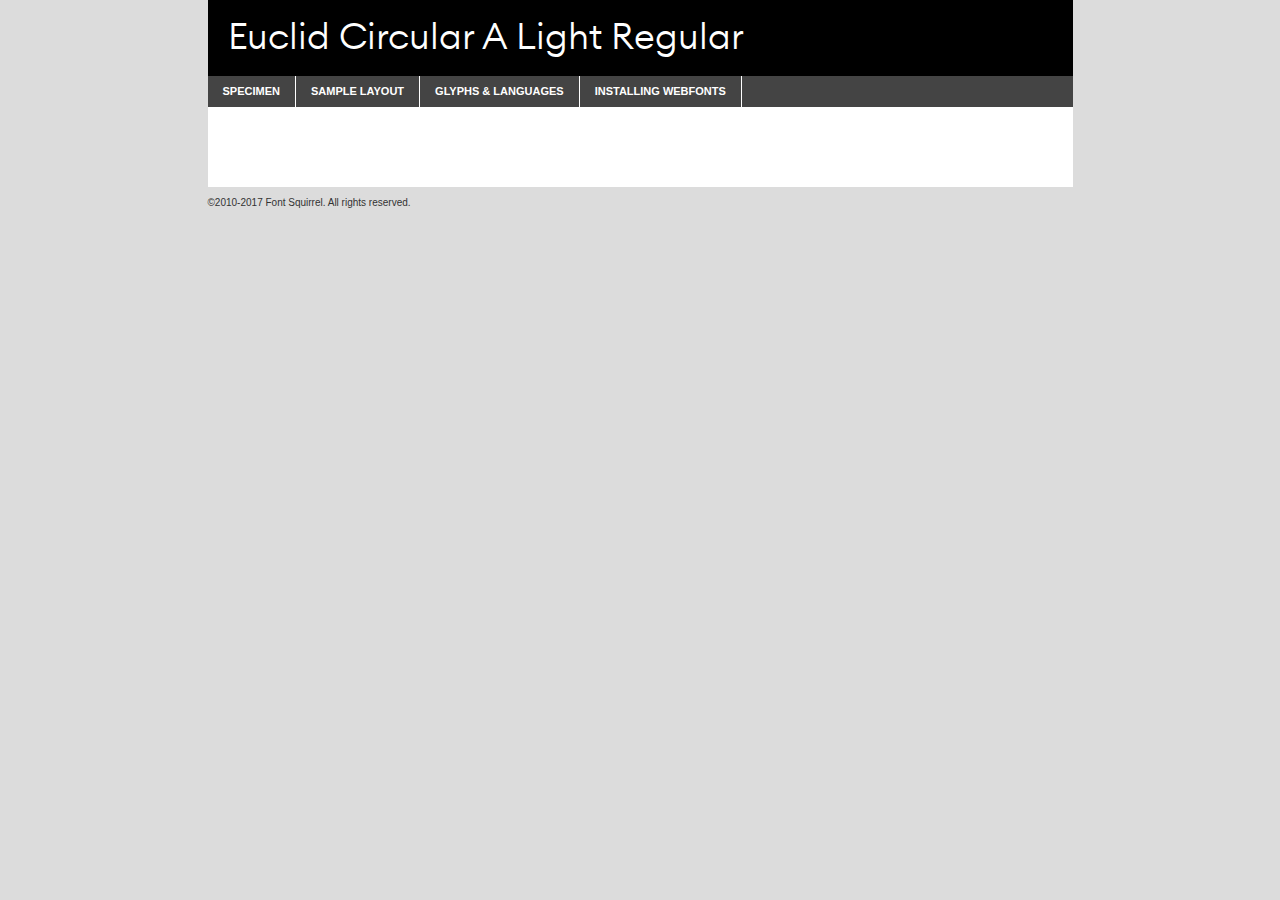
<file: euclid/webfontkit-20210307-160219/euclidcirculara-light-demo.html>
<!DOCTYPE html PUBLIC "-//W3C//DTD XHTML 1.0 Transitional//EN"
	"http://www.w3.org/TR/xhtml1/DTD/xhtml1-transitional.dtd">

<html xmlns="http://www.w3.org/1999/xhtml" xml:lang="en" lang="en">
<head>
	<meta http-equiv="Content-Type" content="text/html; charset=utf-8" />
	<script src="http://ajax.googleapis.com/ajax/libs/jquery/1.7.2/jquery.min.js" type="text/javascript" charset="utf-8"></script>
	<script type="text/javascript">
	(function($){$.fn.easyTabs=function(option){var param=jQuery.extend({fadeSpeed:"fast",defaultContent:1,activeClass:'active'},option);$(this).each(function(){var thisId="#"+this.id;if(param.defaultContent==''){param.defaultContent=1;}
	if(typeof param.defaultContent=="number")
	{var defaultTab=$(thisId+" .tabs li:eq("+(param.defaultContent-1)+") a").attr('href').substr(1);}else{var defaultTab=param.defaultContent;}
	$(thisId+" .tabs li a").each(function(){var tabToHide=$(this).attr('href').substr(1);$("#"+tabToHide).addClass('easytabs-tab-content');});hideAll();changeContent(defaultTab);function hideAll(){$(thisId+" .easytabs-tab-content").hide();}
	function changeContent(tabId){hideAll();$(thisId+" .tabs li").removeClass(param.activeClass);$(thisId+" .tabs li a[href=#"+tabId+"]").closest('li').addClass(param.activeClass);if(param.fadeSpeed!="none")
	{$(thisId+" #"+tabId).fadeIn(param.fadeSpeed);}else{$(thisId+" #"+tabId).show();}}
	$(thisId+" .tabs li").click(function(){var tabId=$(this).find('a').attr('href').substr(1);changeContent(tabId);return false;});});}})(jQuery);
	</script>
	<link rel="stylesheet" href="specimen_files/specimen_stylesheet.css" type="text/css" charset="utf-8" />
	<link rel="stylesheet" href="stylesheet.css" type="text/css" charset="utf-8" />

	<style type="text/css">
					body{
				font-family: 'euclid_circular_alight';
							}
		</style>

	<title>Euclid Circular A Light Regular Specimen</title>
	
	
	<script type="text/javascript" charset="utf-8">
		$(document).ready(function() {
			$('#container').easyTabs({defaultContent:1});
		});
	</script>
</head>

<body>
<div id="container">
	<div id="header">
		Euclid Circular A Light Regular	</div>
	<ul class="tabs">
		<li><a href="#specimen">Specimen</a></li>
		<li><a href="#layout">Sample Layout</a></li>
				<li><a href="#glyphs">Glyphs &amp; Languages</a></li>
		<li><a href="#installing">Installing Webfonts</a></li>
		
	</ul>
	
	<div id="main_content">

		
			<div id="specimen">
		
				<div class="section">
					<div class="grid12 firstcol">
						<div class="huge">AaBb</div>
					</div>
				</div>
		
				<div class="section">
					<div class="glyph_range">A&#x200B;B&#x200b;C&#x200b;D&#x200b;E&#x200b;F&#x200b;G&#x200b;H&#x200b;I&#x200b;J&#x200b;K&#x200b;L&#x200b;M&#x200b;N&#x200b;O&#x200b;P&#x200b;Q&#x200b;R&#x200b;S&#x200b;T&#x200b;U&#x200b;V&#x200b;W&#x200b;X&#x200b;Y&#x200b;Z&#x200b;a&#x200b;b&#x200b;c&#x200b;d&#x200b;e&#x200b;f&#x200b;g&#x200b;h&#x200b;i&#x200b;j&#x200b;k&#x200b;l&#x200b;m&#x200b;n&#x200b;o&#x200b;p&#x200b;q&#x200b;r&#x200b;s&#x200b;t&#x200b;u&#x200b;v&#x200b;w&#x200b;x&#x200b;y&#x200b;z&#x200b;1&#x200b;2&#x200b;3&#x200b;4&#x200b;5&#x200b;6&#x200b;7&#x200b;8&#x200b;9&#x200b;0&#x200b;&amp;&#x200b;.&#x200b;,&#x200b;?&#x200b;!&#x200b;&#64;&#x200b;(&#x200b;)&#x200b;#&#x200b;$&#x200b;%&#x200b;*&#x200b;+&#x200b;-&#x200b;=&#x200b;:&#x200b;;</div>
				</div>
				<div class="section">
					<div class="grid12 firstcol">
						<table class="sample_table">
							<tr><td>10</td><td class="size10">abcdefghijklmnopqrstuvwxyzABCDEFGHIJKLMNOPQRSTUVWXYZ0123456789abcdefghijklmnopqrstuvwxyzABCDEFGHIJKLMNOPQRSTUVWXYZ0123456789abcdefghijklmnopqrstuvwxyzABCDEFGHIJKLMNOPQRSTUVWXYZ</td></tr>
							<tr><td>11</td><td class="size11">abcdefghijklmnopqrstuvwxyzABCDEFGHIJKLMNOPQRSTUVWXYZ0123456789abcdefghijklmnopqrstuvwxyzABCDEFGHIJKLMNOPQRSTUVWXYZ0123456789abcdefghijklmnopqrstuvwxyzABCDEFGHIJKLMNOPQRSTUVWXYZ</td></tr>
							<tr><td>12</td><td class="size12">abcdefghijklmnopqrstuvwxyzABCDEFGHIJKLMNOPQRSTUVWXYZ0123456789abcdefghijklmnopqrstuvwxyzABCDEFGHIJKLMNOPQRSTUVWXYZ0123456789abcdefghijklmnopqrstuvwxyzABCDEFGHIJKLMNOPQRSTUVWXYZ</td></tr>
							<tr><td>13</td><td class="size13">abcdefghijklmnopqrstuvwxyzABCDEFGHIJKLMNOPQRSTUVWXYZ0123456789abcdefghijklmnopqrstuvwxyzABCDEFGHIJKLMNOPQRSTUVWXYZ0123456789abcdefghijklmnopqrstuvwxyzABCDEFGHIJKLMNOPQRSTUVWXYZ</td></tr>
							<tr><td>14</td><td class="size14">abcdefghijklmnopqrstuvwxyzABCDEFGHIJKLMNOPQRSTUVWXYZ0123456789abcdefghijklmnopqrstuvwxyzABCDEFGHIJKLMNOPQRSTUVWXYZ0123456789abcdefghijklmnopqrstuvwxyzABCDEFGHIJKLMNOPQRSTUVWXYZ</td></tr>
							<tr><td>16</td><td class="size16">abcdefghijklmnopqrstuvwxyzABCDEFGHIJKLMNOPQRSTUVWXYZ0123456789abcdefghijklmnopqrstuvwxyzABCDEFGHIJKLMNOPQRSTUVWXYZ</td></tr>
							<tr><td>18</td><td class="size18">abcdefghijklmnopqrstuvwxyzABCDEFGHIJKLMNOPQRSTUVWXYZ0123456789abcdefghijklmnopqrstuvwxyzABCDEFGHIJKLMNOPQRSTUVWXYZ</td></tr>
							<tr><td>20</td><td class="size20">abcdefghijklmnopqrstuvwxyzABCDEFGHIJKLMNOPQRSTUVWXYZ0123456789abcdefghijklmnopqrstuvwxyzABCDEFGHIJKLMNOPQRSTUVWXYZ</td></tr>
							<tr><td>24</td><td class="size24">abcdefghijklmnopqrstuvwxyzABCDEFGHIJKLMNOPQRSTUVWXYZ0123456789abcdefghijklmnopqrstuvwxyzABCDEFGHIJKLMNOPQRSTUVWXYZ</td></tr>
							<tr><td>30</td><td class="size30">abcdefghijklmnopqrstuvwxyzABCDEFGHIJKLMNOPQRSTUVWXYZ0123456789abcdefghijklmnopqrstuvwxyzABCDEFGHIJKLMNOPQRSTUVWXYZ</td></tr>
							<tr><td>36</td><td class="size36">abcdefghijklmnopqrstuvwxyzABCDEFGHIJKLMNOPQRSTUVWXYZ0123456789abcdefghijklmnopqrstuvwxyzABCDEFGHIJKLMNOPQRSTUVWXYZ</td></tr>
							<tr><td>48</td><td class="size48">abcdefghijklmnopqrstuvwxyzABCDEFGHIJKLMNOPQRSTUVWXYZ0123456789abcdefghijklmnopqrstuvwxyzABCDEFGHIJKLMNOPQRSTUVWXYZ</td></tr>
							<tr><td>60</td><td class="size60">abcdefghijklmnopqrstuvwxyzABCDEFGHIJKLMNOPQRSTUVWXYZ0123456789abcdefghijklmnopqrstuvwxyzABCDEFGHIJKLMNOPQRSTUVWXYZ</td></tr>
							<tr><td>72</td><td class="size72">abcdefghijklmnopqrstuvwxyzABCDEFGHIJKLMNOPQRSTUVWXYZ0123456789abcdefghijklmnopqrstuvwxyzABCDEFGHIJKLMNOPQRSTUVWXYZ</td></tr>
							<tr><td>90</td><td class="size90">abcdefghijklmnopqrstuvwxyzABCDEFGHIJKLMNOPQRSTUVWXYZ0123456789abcdefghijklmnopqrstuvwxyzABCDEFGHIJKLMNOPQRSTUVWXYZ</td></tr>
						</table>
				
					</div>
			
				</div>
		
		
		
								<div class="section" id="bodycomparison">


										<div id="xheight">
				<div class="fontbody">&#x25FC;&#x25FC;&#x25FC;&#x25FC;&#x25FC;&#x25FC;&#x25FC;&#x25FC;&#x25FC;&#x25FC;&#x25FC;&#x25FC;&#x25FC;&#x25FC;&#x25FC;&#x25FC;&#x25FC;&#x25FC;&#x25FC;&#x25FC;&#x25FC;&#x25FC;&#x25FC;&#x25FC;&#x25FC;&#x25FC;&#x25FC;&#x25FC;&#x25FC;&#x25FC;&#x25FC;&#x25FC;&#x25FC;&#x25FC;&#x25FC;&#x25FC;&#x25FC;&#x25FC;&#x25FC;&#x25FC;&#x25FC;&#x25FC;&#x25FC;&#x25FC;&#x25FC;&#x25FC;&#x25FC;&#x25FC;&#x25FC;&#x25FC;&#x25FC;&#x25FC;&#x25FC;&#x25FC;&#x25FC;&#x25FC;&#x25FC;&#x25FC;&#x25FC;&#x25FC;&#x25FC;&#x25FC;&#x25FC;&#x25FC;&#x25FC;&#x25FC;&#x25FC;&#x25FC;&#x25FC;&#x25FC;&#x25FC;&#x25FC;&#x25FC;&#x25FC;&#x25FC;&#x25FC;&#x25FC;&#x25FC;&#x25FC;&#x25FC;&#x25FC;&#x25FC;&#x25FC;&#x25FC;&#x25FC;&#x25FC;&#x25FC;&#x25FC;&#x25FC;&#x25FC;&#x25FC;&#x25FC;&#x25FC;&#x25FC;&#x25FC;&#x25FC;&#x25FC;&#x25FC;&#x25FC;body</div><div class="arialbody">body</div><div class="verdanabody">body</div><div class="georgiabody">body</div></div>
										<div class="fontbody" style="z-index:1">
											body<span>Euclid Circular A Light Regular</span>
										</div>
										<div class="arialbody" style="z-index:1">
											body<span>Arial</span>
										</div>
										<div class="verdanabody" style="z-index:1">
											body<span>Verdana</span>
										</div>
										<div class="georgiabody" style="z-index:1">
											body<span>Georgia</span>
										</div>



								</div>
		
		
				<div class="section psample psample_row1" id="">
					
					<div class="grid2 firstcol">
						<p class="size10"><span>10.</span>Aenean lacinia bibendum nulla sed consectetur. Fusce dapibus, tellus ac cursus commodo, tortor mauris condimentum nibh, ut fermentum massa justo sit amet risus. Nullam id dolor id nibh ultricies vehicula ut id elit. Cum sociis natoque penatibus et magnis dis parturient montes, nascetur ridiculus mus. Nulla vitae elit libero, a pharetra augue.</p>
			
					</div>
					<div class="grid3">
						<p class="size11"><span>11.</span>Aenean lacinia bibendum nulla sed consectetur. Fusce dapibus, tellus ac cursus commodo, tortor mauris condimentum nibh, ut fermentum massa justo sit amet risus. Nullam id dolor id nibh ultricies vehicula ut id elit. Cum sociis natoque penatibus et magnis dis parturient montes, nascetur ridiculus mus. Nulla vitae elit libero, a pharetra augue.</p>
			
					</div>
					<div class="grid3">
						<p class="size12"><span>12.</span>Aenean lacinia bibendum nulla sed consectetur. Fusce dapibus, tellus ac cursus commodo, tortor mauris condimentum nibh, ut fermentum massa justo sit amet risus. Nullam id dolor id nibh ultricies vehicula ut id elit. Cum sociis natoque penatibus et magnis dis parturient montes, nascetur ridiculus mus. Nulla vitae elit libero, a pharetra augue.</p>
			
					</div>
					<div class="grid4">
						<p class="size13"><span>13.</span>Aenean lacinia bibendum nulla sed consectetur. Fusce dapibus, tellus ac cursus commodo, tortor mauris condimentum nibh, ut fermentum massa justo sit amet risus. Nullam id dolor id nibh ultricies vehicula ut id elit. Cum sociis natoque penatibus et magnis dis parturient montes, nascetur ridiculus mus. Nulla vitae elit libero, a pharetra augue.</p>
			
					</div>
					<div class="white_blend"></div>
					
				</div>
				<div class="section psample psample_row2" id="">
					<div class="grid3 firstcol">
						<p class="size14"><span>14.</span>Aenean lacinia bibendum nulla sed consectetur. Fusce dapibus, tellus ac cursus commodo, tortor mauris condimentum nibh, ut fermentum massa justo sit amet risus. Nullam id dolor id nibh ultricies vehicula ut id elit. Cum sociis natoque penatibus et magnis dis parturient montes, nascetur ridiculus mus. Nulla vitae elit libero, a pharetra augue.</p>
			
					</div>
					<div class="grid4">
						<p class="size16"><span>16.</span>Aenean lacinia bibendum nulla sed consectetur. Fusce dapibus, tellus ac cursus commodo, tortor mauris condimentum nibh, ut fermentum massa justo sit amet risus. Nullam id dolor id nibh ultricies vehicula ut id elit. Cum sociis natoque penatibus et magnis dis parturient montes, nascetur ridiculus mus. Nulla vitae elit libero, a pharetra augue.</p>
			
					</div>
					<div class="grid5">
						<p class="size18"><span>18.</span>Aenean lacinia bibendum nulla sed consectetur. Fusce dapibus, tellus ac cursus commodo, tortor mauris condimentum nibh, ut fermentum massa justo sit amet risus. Nullam id dolor id nibh ultricies vehicula ut id elit. Cum sociis natoque penatibus et magnis dis parturient montes, nascetur ridiculus mus. Nulla vitae elit libero, a pharetra augue.</p>
			
					</div>

					<div class="white_blend"></div>

				</div>
				
				<div class="section psample psample_row3" id="">
					<div class="grid5 firstcol">
						<p class="size20"><span>20.</span>Aenean lacinia bibendum nulla sed consectetur. Fusce dapibus, tellus ac cursus commodo, tortor mauris condimentum nibh, ut fermentum massa justo sit amet risus. Nullam id dolor id nibh ultricies vehicula ut id elit. Cum sociis natoque penatibus et magnis dis parturient montes, nascetur ridiculus mus. Nulla vitae elit libero, a pharetra augue.</p>
					</div>
					<div class="grid7">
						<p class="size24"><span>24.</span>Aenean lacinia bibendum nulla sed consectetur. Fusce dapibus, tellus ac cursus commodo, tortor mauris condimentum nibh, ut fermentum massa justo sit amet risus. Nullam id dolor id nibh ultricies vehicula ut id elit. Cum sociis natoque penatibus et magnis dis parturient montes, nascetur ridiculus mus. Nulla vitae elit libero, a pharetra augue.</p>
					</div>
					
					<div class="white_blend"></div>
					
				</div>
				
				<div class="section psample psample_row4" id="">
					<div class="grid12 firstcol">
						<p class="size30"><span>30.</span>Aenean lacinia bibendum nulla sed consectetur. Fusce dapibus, tellus ac cursus commodo, tortor mauris condimentum nibh, ut fermentum massa justo sit amet risus. Nullam id dolor id nibh ultricies vehicula ut id elit. Cum sociis natoque penatibus et magnis dis parturient montes, nascetur ridiculus mus. Nulla vitae elit libero, a pharetra augue.</p>
					</div>
					<div class="white_blend"></div>
					
				</div>
				
				
				
				<div class="section psample psample_row1 fullreverse">
					<div class="grid2 firstcol">
						<p class="size10"><span>10.</span>Aenean lacinia bibendum nulla sed consectetur. Fusce dapibus, tellus ac cursus commodo, tortor mauris condimentum nibh, ut fermentum massa justo sit amet risus. Nullam id dolor id nibh ultricies vehicula ut id elit. Cum sociis natoque penatibus et magnis dis parturient montes, nascetur ridiculus mus. Nulla vitae elit libero, a pharetra augue.</p>
			
					</div>
					<div class="grid3">
						<p class="size11"><span>11.</span>Aenean lacinia bibendum nulla sed consectetur. Fusce dapibus, tellus ac cursus commodo, tortor mauris condimentum nibh, ut fermentum massa justo sit amet risus. Nullam id dolor id nibh ultricies vehicula ut id elit. Cum sociis natoque penatibus et magnis dis parturient montes, nascetur ridiculus mus. Nulla vitae elit libero, a pharetra augue.</p>
			
					</div>
					<div class="grid3">
						<p class="size12"><span>12.</span>Aenean lacinia bibendum nulla sed consectetur. Fusce dapibus, tellus ac cursus commodo, tortor mauris condimentum nibh, ut fermentum massa justo sit amet risus. Nullam id dolor id nibh ultricies vehicula ut id elit. Cum sociis natoque penatibus et magnis dis parturient montes, nascetur ridiculus mus. Nulla vitae elit libero, a pharetra augue.</p>
			
					</div>
					<div class="grid4">
						<p class="size13"><span>13.</span>Aenean lacinia bibendum nulla sed consectetur. Fusce dapibus, tellus ac cursus commodo, tortor mauris condimentum nibh, ut fermentum massa justo sit amet risus. Nullam id dolor id nibh ultricies vehicula ut id elit. Cum sociis natoque penatibus et magnis dis parturient montes, nascetur ridiculus mus. Nulla vitae elit libero, a pharetra augue.</p>
			
					</div>
					<div class="black_blend"></div>
					
				</div>
				
				<div class="section psample psample_row2 fullreverse">
					<div class="grid3 firstcol">
						<p class="size14"><span>14.</span>Aenean lacinia bibendum nulla sed consectetur. Fusce dapibus, tellus ac cursus commodo, tortor mauris condimentum nibh, ut fermentum massa justo sit amet risus. Nullam id dolor id nibh ultricies vehicula ut id elit. Cum sociis natoque penatibus et magnis dis parturient montes, nascetur ridiculus mus. Nulla vitae elit libero, a pharetra augue.</p>
			
					</div>
					<div class="grid4">
						<p class="size16"><span>16.</span>Aenean lacinia bibendum nulla sed consectetur. Fusce dapibus, tellus ac cursus commodo, tortor mauris condimentum nibh, ut fermentum massa justo sit amet risus. Nullam id dolor id nibh ultricies vehicula ut id elit. Cum sociis natoque penatibus et magnis dis parturient montes, nascetur ridiculus mus. Nulla vitae elit libero, a pharetra augue.</p>
			
					</div>
					<div class="grid5">
						<p class="size18"><span>18.</span>Aenean lacinia bibendum nulla sed consectetur. Fusce dapibus, tellus ac cursus commodo, tortor mauris condimentum nibh, ut fermentum massa justo sit amet risus. Nullam id dolor id nibh ultricies vehicula ut id elit. Cum sociis natoque penatibus et magnis dis parturient montes, nascetur ridiculus mus. Nulla vitae elit libero, a pharetra augue.</p>
			
					</div>
					<div class="black_blend"></div>

				</div>
				
				<div class="section psample fullreverse psample_row3" id="">
					<div class="grid5 firstcol">
						<p class="size20"><span>20.</span>Aenean lacinia bibendum nulla sed consectetur. Fusce dapibus, tellus ac cursus commodo, tortor mauris condimentum nibh, ut fermentum massa justo sit amet risus. Nullam id dolor id nibh ultricies vehicula ut id elit. Cum sociis natoque penatibus et magnis dis parturient montes, nascetur ridiculus mus. Nulla vitae elit libero, a pharetra augue.</p>
					</div>
					<div class="grid7">
						<p class="size24"><span>24.</span>Aenean lacinia bibendum nulla sed consectetur. Fusce dapibus, tellus ac cursus commodo, tortor mauris condimentum nibh, ut fermentum massa justo sit amet risus. Nullam id dolor id nibh ultricies vehicula ut id elit. Cum sociis natoque penatibus et magnis dis parturient montes, nascetur ridiculus mus. Nulla vitae elit libero, a pharetra augue.</p>
					</div>
					
					<div class="black_blend"></div>
					
				</div>
				
				<div class="section psample fullreverse psample_row4" id="" style="border-bottom: 20px #000 solid;">
					<div class="grid12 firstcol">
						<p class="size30"><span>30.</span>Aenean lacinia bibendum nulla sed consectetur. Fusce dapibus, tellus ac cursus commodo, tortor mauris condimentum nibh, ut fermentum massa justo sit amet risus. Nullam id dolor id nibh ultricies vehicula ut id elit. Cum sociis natoque penatibus et magnis dis parturient montes, nascetur ridiculus mus. Nulla vitae elit libero, a pharetra augue.</p>
					</div>
					<div class="black_blend"></div>
					
				</div>
				
				
				
				
			</div>
			
			<div id="layout">
				
				<div class="section">
					
					<div class="grid12 firstcol">
						<h1>Lorem Ipsum Dolor</h1>
						<h2>Etiam porta sem malesuada magna mollis euismod</h2>
						
						<p class="byline">By <a href="#link">Aenean Lacinia</a></p>
					</div>
				</div>
				<div class="section">
					<div class="grid8 firstcol">
						<p class="large">Donec sed odio dui. Morbi leo risus, porta ac consectetur ac, vestibulum at eros. Fusce dapibus, tellus ac cursus commodo, tortor mauris condimentum nibh, ut fermentum massa justo sit amet risus. </p>

						
						<h3>Pellentesque ornare sem</h3>

						<p>Maecenas sed diam eget risus varius blandit sit amet non magna. Maecenas faucibus mollis interdum. Donec ullamcorper nulla non metus auctor fringilla. Nullam id dolor id nibh ultricies vehicula ut id elit. Nullam id dolor id nibh ultricies vehicula ut id elit. </p>

						<p>Aenean eu leo quam. Pellentesque ornare sem lacinia quam venenatis vestibulum. Lorem ipsum dolor sit amet, consectetur adipiscing elit. Cum sociis natoque penatibus et magnis dis parturient montes, nascetur ridiculus mus. </p>

						<p>Nulla vitae elit libero, a pharetra augue. Praesent commodo cursus magna, vel scelerisque nisl consectetur et. Aenean lacinia bibendum nulla sed consectetur. </p>

						<p>Nullam quis risus eget urna mollis ornare vel eu leo. Nullam quis risus eget urna mollis ornare vel eu leo. Maecenas sed diam eget risus varius blandit sit amet non magna. Donec ullamcorper nulla non metus auctor fringilla. </p>

						<h3>Cras mattis consectetur</h3>

						<p>Aenean eu leo quam. Pellentesque ornare sem lacinia quam venenatis vestibulum. Aenean lacinia bibendum nulla sed consectetur. Integer posuere erat a ante venenatis dapibus posuere velit aliquet. Cras mattis consectetur purus sit amet fermentum. </p>

						<p>Nullam id dolor id nibh ultricies vehicula ut id elit. Nullam quis risus eget urna mollis ornare vel eu leo. Cras mattis consectetur purus sit amet fermentum.</p>
					</div>
					
					<div class="grid4 sidebar">
						
						<div class="box reverse">
							<p class="last">Nullam quis risus eget urna mollis ornare vel eu leo. Donec ullamcorper nulla non metus auctor fringilla. Cras mattis consectetur purus sit amet fermentum. Sed posuere consectetur est at lobortis. Lorem ipsum dolor sit amet, consectetur adipiscing elit. </p>
						</div>
						
						<p class="caption">Maecenas sed diam eget risus varius.</p>

						<p>Vestibulum id ligula porta felis euismod semper. Integer posuere erat a ante venenatis dapibus posuere velit aliquet. Vestibulum id ligula porta felis euismod semper. Sed posuere consectetur est at lobortis. Maecenas sed diam eget risus varius blandit sit amet non magna. Fusce dapibus, tellus ac cursus commodo, tortor mauris condimentum nibh, ut fermentum massa justo sit amet risus. </p>

					

						<p>Duis mollis, est non commodo luctus, nisi erat porttitor ligula, eget lacinia odio sem nec elit. Aenean lacinia bibendum nulla sed consectetur. Vivamus sagittis lacus vel augue laoreet rutrum faucibus dolor auctor. Aenean lacinia bibendum nulla sed consectetur. Nullam quis risus eget urna mollis ornare vel eu leo. </p>

						<p>Praesent commodo cursus magna, vel scelerisque nisl consectetur et. Donec ullamcorper nulla non metus auctor fringilla. Maecenas faucibus mollis interdum. Fusce dapibus, tellus ac cursus commodo, tortor mauris condimentum nibh, ut fermentum massa justo sit amet risus. </p>

					</div>
				</div>
				
			</div>


			



		<div id="glyphs">
			<div class="section">
				<div class="grid12 firstcol">
			
				<h1>Language Support</h1>
				<p>The subset of Euclid Circular A Light Regular in this kit supports the following languages:<br />
			
					Albanian, Basque, Breton, Chamorro, Danish, Dutch, English, Faroese, Finnish, French, Frisian, Galician, German, Icelandic, Italian, Malagasy, Norwegian, Portuguese, Spanish, Alsatian, Aragonese, Arapaho, Arrernte, Asturian, Aymara, Bislama, Cebuano, Corsican, Fijian, French_creole, Genoese, Gilbertese, Greenlandic, Haitian_creole, Hiligaynon, Hmong, Hopi, Ibanag, Iloko_ilokano, Indonesian, Interglossa_glosa, Interlingua, Irish_gaelic, Jerriais, Lojban, Lombard, Luxembourgeois, Manx, Mohawk, Norfolk_pitcairnese, Occitan, Oromo, Pangasinan, Papiamento, Piedmontese, Potawatomi, Rhaeto-romance, Romansh, Rotokas, Sami_lule, Samoan, Sardinian, Scots_gaelic, Seychelles_creole, Shona, Sicilian, Somali, Southern_ndebele, Swahili, Swati_swazi, Tagalog_filipino_pilipino, Tetum, Tok_pisin, Uyghur_latinized, Volapuk, Walloon, Warlpiri, Xhosa, Yapese, Zulu, Latinbasic, Ubasic, Demo				</p>
				<h1>Glyph Chart</h1>
				<p>The subset of Euclid Circular A Light Regular in this kit includes all the glyphs listed below. Unicode entities are included above each glyph to help you insert individual characters into your layout.</p>
				<div id="glyph_chart">
			
																				 <div><p>&amp;#32;</p>&#32;</div>
																				 <div><p>&amp;#33;</p>&#33;</div>
																				 <div><p>&amp;#34;</p>&#34;</div>
																				 <div><p>&amp;#35;</p>&#35;</div>
																				 <div><p>&amp;#36;</p>&#36;</div>
																				 <div><p>&amp;#37;</p>&#37;</div>
																				 <div><p>&amp;#38;</p>&#38;</div>
																				 <div><p>&amp;#39;</p>&#39;</div>
																				 <div><p>&amp;#40;</p>&#40;</div>
																				 <div><p>&amp;#41;</p>&#41;</div>
																				 <div><p>&amp;#42;</p>&#42;</div>
																				 <div><p>&amp;#43;</p>&#43;</div>
																				 <div><p>&amp;#44;</p>&#44;</div>
																				 <div><p>&amp;#45;</p>&#45;</div>
																				 <div><p>&amp;#46;</p>&#46;</div>
																				 <div><p>&amp;#47;</p>&#47;</div>
																				 <div><p>&amp;#48;</p>&#48;</div>
																				 <div><p>&amp;#49;</p>&#49;</div>
																				 <div><p>&amp;#50;</p>&#50;</div>
																				 <div><p>&amp;#51;</p>&#51;</div>
																				 <div><p>&amp;#52;</p>&#52;</div>
																				 <div><p>&amp;#53;</p>&#53;</div>
																				 <div><p>&amp;#54;</p>&#54;</div>
																				 <div><p>&amp;#55;</p>&#55;</div>
																				 <div><p>&amp;#56;</p>&#56;</div>
																				 <div><p>&amp;#57;</p>&#57;</div>
																				 <div><p>&amp;#58;</p>&#58;</div>
																				 <div><p>&amp;#59;</p>&#59;</div>
																				 <div><p>&amp;#60;</p>&#60;</div>
																				 <div><p>&amp;#61;</p>&#61;</div>
																				 <div><p>&amp;#62;</p>&#62;</div>
																				 <div><p>&amp;#63;</p>&#63;</div>
																				 <div><p>&amp;#64;</p>&#64;</div>
																				 <div><p>&amp;#65;</p>&#65;</div>
																				 <div><p>&amp;#66;</p>&#66;</div>
																				 <div><p>&amp;#67;</p>&#67;</div>
																				 <div><p>&amp;#68;</p>&#68;</div>
																				 <div><p>&amp;#69;</p>&#69;</div>
																				 <div><p>&amp;#70;</p>&#70;</div>
																				 <div><p>&amp;#71;</p>&#71;</div>
																				 <div><p>&amp;#72;</p>&#72;</div>
																				 <div><p>&amp;#73;</p>&#73;</div>
																				 <div><p>&amp;#74;</p>&#74;</div>
																				 <div><p>&amp;#75;</p>&#75;</div>
																				 <div><p>&amp;#76;</p>&#76;</div>
																				 <div><p>&amp;#77;</p>&#77;</div>
																				 <div><p>&amp;#78;</p>&#78;</div>
																				 <div><p>&amp;#79;</p>&#79;</div>
																				 <div><p>&amp;#80;</p>&#80;</div>
																				 <div><p>&amp;#81;</p>&#81;</div>
																				 <div><p>&amp;#82;</p>&#82;</div>
																				 <div><p>&amp;#83;</p>&#83;</div>
																				 <div><p>&amp;#84;</p>&#84;</div>
																				 <div><p>&amp;#85;</p>&#85;</div>
																				 <div><p>&amp;#86;</p>&#86;</div>
																				 <div><p>&amp;#87;</p>&#87;</div>
																				 <div><p>&amp;#88;</p>&#88;</div>
																				 <div><p>&amp;#89;</p>&#89;</div>
																				 <div><p>&amp;#90;</p>&#90;</div>
																				 <div><p>&amp;#91;</p>&#91;</div>
																				 <div><p>&amp;#92;</p>&#92;</div>
																				 <div><p>&amp;#93;</p>&#93;</div>
																				 <div><p>&amp;#94;</p>&#94;</div>
																				 <div><p>&amp;#95;</p>&#95;</div>
																				 <div><p>&amp;#96;</p>&#96;</div>
																				 <div><p>&amp;#97;</p>&#97;</div>
																				 <div><p>&amp;#98;</p>&#98;</div>
																				 <div><p>&amp;#99;</p>&#99;</div>
																				 <div><p>&amp;#100;</p>&#100;</div>
																				 <div><p>&amp;#101;</p>&#101;</div>
																				 <div><p>&amp;#102;</p>&#102;</div>
																				 <div><p>&amp;#103;</p>&#103;</div>
																				 <div><p>&amp;#104;</p>&#104;</div>
																				 <div><p>&amp;#105;</p>&#105;</div>
																				 <div><p>&amp;#106;</p>&#106;</div>
																				 <div><p>&amp;#107;</p>&#107;</div>
																				 <div><p>&amp;#108;</p>&#108;</div>
																				 <div><p>&amp;#109;</p>&#109;</div>
																				 <div><p>&amp;#110;</p>&#110;</div>
																				 <div><p>&amp;#111;</p>&#111;</div>
																				 <div><p>&amp;#112;</p>&#112;</div>
																				 <div><p>&amp;#113;</p>&#113;</div>
																				 <div><p>&amp;#114;</p>&#114;</div>
																				 <div><p>&amp;#115;</p>&#115;</div>
																				 <div><p>&amp;#116;</p>&#116;</div>
																				 <div><p>&amp;#117;</p>&#117;</div>
																				 <div><p>&amp;#118;</p>&#118;</div>
																				 <div><p>&amp;#119;</p>&#119;</div>
																				 <div><p>&amp;#120;</p>&#120;</div>
																				 <div><p>&amp;#121;</p>&#121;</div>
																				 <div><p>&amp;#122;</p>&#122;</div>
																				 <div><p>&amp;#123;</p>&#123;</div>
																				 <div><p>&amp;#124;</p>&#124;</div>
																				 <div><p>&amp;#125;</p>&#125;</div>
																				 <div><p>&amp;#126;</p>&#126;</div>
																				 <div><p>&amp;#160;</p>&#160;</div>
																				 <div><p>&amp;#161;</p>&#161;</div>
																				 <div><p>&amp;#162;</p>&#162;</div>
																				 <div><p>&amp;#163;</p>&#163;</div>
																				 <div><p>&amp;#165;</p>&#165;</div>
																				 <div><p>&amp;#166;</p>&#166;</div>
																				 <div><p>&amp;#167;</p>&#167;</div>
																				 <div><p>&amp;#168;</p>&#168;</div>
																				 <div><p>&amp;#169;</p>&#169;</div>
																				 <div><p>&amp;#170;</p>&#170;</div>
																				 <div><p>&amp;#171;</p>&#171;</div>
																				 <div><p>&amp;#173;</p>&#173;</div>
																				 <div><p>&amp;#174;</p>&#174;</div>
																				 <div><p>&amp;#175;</p>&#175;</div>
																				 <div><p>&amp;#176;</p>&#176;</div>
																				 <div><p>&amp;#178;</p>&#178;</div>
																				 <div><p>&amp;#179;</p>&#179;</div>
																				 <div><p>&amp;#180;</p>&#180;</div>
																				 <div><p>&amp;#182;</p>&#182;</div>
																				 <div><p>&amp;#183;</p>&#183;</div>
																				 <div><p>&amp;#184;</p>&#184;</div>
																				 <div><p>&amp;#185;</p>&#185;</div>
																				 <div><p>&amp;#186;</p>&#186;</div>
																				 <div><p>&amp;#187;</p>&#187;</div>
																				 <div><p>&amp;#188;</p>&#188;</div>
																				 <div><p>&amp;#189;</p>&#189;</div>
																				 <div><p>&amp;#190;</p>&#190;</div>
																				 <div><p>&amp;#191;</p>&#191;</div>
																				 <div><p>&amp;#192;</p>&#192;</div>
																				 <div><p>&amp;#193;</p>&#193;</div>
																				 <div><p>&amp;#194;</p>&#194;</div>
																				 <div><p>&amp;#195;</p>&#195;</div>
																				 <div><p>&amp;#196;</p>&#196;</div>
																				 <div><p>&amp;#197;</p>&#197;</div>
																				 <div><p>&amp;#198;</p>&#198;</div>
																				 <div><p>&amp;#199;</p>&#199;</div>
																				 <div><p>&amp;#200;</p>&#200;</div>
																				 <div><p>&amp;#201;</p>&#201;</div>
																				 <div><p>&amp;#202;</p>&#202;</div>
																				 <div><p>&amp;#203;</p>&#203;</div>
																				 <div><p>&amp;#204;</p>&#204;</div>
																				 <div><p>&amp;#205;</p>&#205;</div>
																				 <div><p>&amp;#206;</p>&#206;</div>
																				 <div><p>&amp;#207;</p>&#207;</div>
																				 <div><p>&amp;#208;</p>&#208;</div>
																				 <div><p>&amp;#209;</p>&#209;</div>
																				 <div><p>&amp;#210;</p>&#210;</div>
																				 <div><p>&amp;#211;</p>&#211;</div>
																				 <div><p>&amp;#212;</p>&#212;</div>
																				 <div><p>&amp;#213;</p>&#213;</div>
																				 <div><p>&amp;#214;</p>&#214;</div>
																				 <div><p>&amp;#215;</p>&#215;</div>
																				 <div><p>&amp;#216;</p>&#216;</div>
																				 <div><p>&amp;#217;</p>&#217;</div>
																				 <div><p>&amp;#218;</p>&#218;</div>
																				 <div><p>&amp;#219;</p>&#219;</div>
																				 <div><p>&amp;#220;</p>&#220;</div>
																				 <div><p>&amp;#221;</p>&#221;</div>
																				 <div><p>&amp;#222;</p>&#222;</div>
																				 <div><p>&amp;#223;</p>&#223;</div>
																				 <div><p>&amp;#224;</p>&#224;</div>
																				 <div><p>&amp;#225;</p>&#225;</div>
																				 <div><p>&amp;#226;</p>&#226;</div>
																				 <div><p>&amp;#227;</p>&#227;</div>
																				 <div><p>&amp;#228;</p>&#228;</div>
																				 <div><p>&amp;#229;</p>&#229;</div>
																				 <div><p>&amp;#230;</p>&#230;</div>
																				 <div><p>&amp;#231;</p>&#231;</div>
																				 <div><p>&amp;#232;</p>&#232;</div>
																				 <div><p>&amp;#233;</p>&#233;</div>
																				 <div><p>&amp;#234;</p>&#234;</div>
																				 <div><p>&amp;#235;</p>&#235;</div>
																				 <div><p>&amp;#236;</p>&#236;</div>
																				 <div><p>&amp;#237;</p>&#237;</div>
																				 <div><p>&amp;#238;</p>&#238;</div>
																				 <div><p>&amp;#239;</p>&#239;</div>
																				 <div><p>&amp;#240;</p>&#240;</div>
																				 <div><p>&amp;#241;</p>&#241;</div>
																				 <div><p>&amp;#242;</p>&#242;</div>
																				 <div><p>&amp;#243;</p>&#243;</div>
																				 <div><p>&amp;#244;</p>&#244;</div>
																				 <div><p>&amp;#245;</p>&#245;</div>
																				 <div><p>&amp;#246;</p>&#246;</div>
																				 <div><p>&amp;#248;</p>&#248;</div>
																				 <div><p>&amp;#249;</p>&#249;</div>
																				 <div><p>&amp;#250;</p>&#250;</div>
																				 <div><p>&amp;#251;</p>&#251;</div>
																				 <div><p>&amp;#252;</p>&#252;</div>
																				 <div><p>&amp;#253;</p>&#253;</div>
																				 <div><p>&amp;#254;</p>&#254;</div>
																				 <div><p>&amp;#255;</p>&#255;</div>
																				 <div><p>&amp;#338;</p>&#338;</div>
																				 <div><p>&amp;#339;</p>&#339;</div>
																				 <div><p>&amp;#376;</p>&#376;</div>
																				 <div><p>&amp;#710;</p>&#710;</div>
																				 <div><p>&amp;#732;</p>&#732;</div>
																				 <div><p>&amp;#8192;</p>&#8192;</div>
																				 <div><p>&amp;#8193;</p>&#8193;</div>
																				 <div><p>&amp;#8194;</p>&#8194;</div>
																				 <div><p>&amp;#8195;</p>&#8195;</div>
																				 <div><p>&amp;#8196;</p>&#8196;</div>
																				 <div><p>&amp;#8197;</p>&#8197;</div>
																				 <div><p>&amp;#8198;</p>&#8198;</div>
																				 <div><p>&amp;#8199;</p>&#8199;</div>
																				 <div><p>&amp;#8200;</p>&#8200;</div>
																				 <div><p>&amp;#8201;</p>&#8201;</div>
																				 <div><p>&amp;#8202;</p>&#8202;</div>
																				 <div><p>&amp;#8208;</p>&#8208;</div>
																				 <div><p>&amp;#8209;</p>&#8209;</div>
																				 <div><p>&amp;#8210;</p>&#8210;</div>
																				 <div><p>&amp;#8211;</p>&#8211;</div>
																				 <div><p>&amp;#8212;</p>&#8212;</div>
																				 <div><p>&amp;#8216;</p>&#8216;</div>
																				 <div><p>&amp;#8217;</p>&#8217;</div>
																				 <div><p>&amp;#8218;</p>&#8218;</div>
																				 <div><p>&amp;#8220;</p>&#8220;</div>
																				 <div><p>&amp;#8221;</p>&#8221;</div>
																				 <div><p>&amp;#8222;</p>&#8222;</div>
																				 <div><p>&amp;#8226;</p>&#8226;</div>
																				 <div><p>&amp;#8230;</p>&#8230;</div>
																				 <div><p>&amp;#8239;</p>&#8239;</div>
																				 <div><p>&amp;#8249;</p>&#8249;</div>
																				 <div><p>&amp;#8250;</p>&#8250;</div>
																				 <div><p>&amp;#8287;</p>&#8287;</div>
																				 <div><p>&amp;#8364;</p>&#8364;</div>
																				 <div><p>&amp;#8482;</p>&#8482;</div>
																				 <div><p>&amp;#9724;</p>&#9724;</div>
																				 <div><p>&amp;#64257;</p>&#64257;</div>
																				 <div><p>&amp;#64258;</p>&#64258;</div>
																				 <div><p>&amp;#64259;</p>&#64259;</div>
																				 <div><p>&amp;#64260;</p>&#64260;</div>
																																																</div>	
				</div>
		
		
			</div>
		</div>
		
		
		<div id="specs">
			
		</div>
	
		<div id="installing">
			<div class="section">
				<div class="grid7 firstcol">
					<h1>Installing Webfonts</h1>
					
					<p>Webfonts are supported by all major browser platforms but not all in the same way. There are currently four different font formats that must be included in order to target all browsers. This includes TTF, WOFF, EOT and SVG.</p>
					
					<h2>1. Upload your webfonts</h2>
					<p>You must upload your webfont kit to your website. They should be in or near the same directory as your CSS files.</p>
					
					<h2>2. Include the webfont stylesheet</h2>
					<p>A special CSS @font-face declaration helps the various browsers select the appropriate font it needs without causing you a bunch of headaches. Learn more about this syntax by reading the <a href="https://www.fontspring.com/blog/further-hardening-of-the-bulletproof-syntax">Fontspring blog post</a> about it. The code for it is as follows:</p>


<code>
@font-face{ 
	font-family: 'MyWebFont';
	src: url('WebFont.eot');
	src: url('WebFont.eot?#iefix') format('embedded-opentype'),
	     url('WebFont.woff') format('woff'),
	     url('WebFont.ttf') format('truetype'),
	     url('WebFont.svg#webfont') format('svg');
}
</code>

	<p>We've already gone ahead and generated the code for you. All you have to do is link to the stylesheet in your HTML, like this:</p>
	<code>&lt;link rel=&quot;stylesheet&quot; href=&quot;stylesheet.css&quot; type=&quot;text/css&quot; charset=&quot;utf-8&quot; /&gt;</code>

					<h2>3. Modify your own stylesheet</h2>
					<p>To take advantage of your new fonts, you must tell your stylesheet to use them. Look at the original @font-face declaration above and find the property called "font-family." The name linked there will be what you use to reference the font. Prepend that webfont name to the font stack in the "font-family" property, inside the selector you want to change. For example:</p>
<code>p { font-family: 'WebFont', Arial, sans-serif; }</code>

<h2>4. Test</h2>
<p>Getting webfonts to work cross-browser <em>can</em> be tricky. Use the information in the sidebar to help you if you find that fonts aren't loading in a particular browser.</p>
				</div>
				
				<div class="grid5 sidebar">
					<div class="box">
						<h2>Troubleshooting<br />Font-Face Problems</h2>
						<p>Having trouble getting your webfonts to load in your new website? Here are some tips to sort out what might be the problem.</p>

						<h3>Fonts not showing in any browser</h3>

						<p>This sounds like you need to work on the plumbing. You either did not upload the fonts to the correct directory, or you did not link the fonts properly in the CSS. If you've confirmed that all this is correct and you still have a problem, take a look at your .htaccess file and see if requests are getting intercepted.</p>

						<h3>Fonts not loading in iPhone or iPad</h3>

						<p>The most common problem here is that you are serving the fonts from an IIS server. IIS refuses to serve files that have unknown MIME types. If that is the case, you must set the MIME type for SVG to "image/svg+xml" in the server settings. Follow these instructions from Microsoft if you need help.</p>

						<h3>Fonts not loading in Firefox</h3>

						<p>The primary reason for this failure? You are still using a version Firefox older than 3.5. So upgrade already! If that isn't it, then you are very likely serving fonts from a different domain. Firefox requires that all font assets be served from the same domain. Lastly it is possible that you need to add WOFF to your list of MIME types (if you are serving via IIS.)</p>

						<h3>Fonts not loading in IE</h3>

						<p>Are you looking at Internet Explorer on an actual Windows machine or are you cheating by using a service like Adobe BrowserLab? Many of these screenshot services do not render @font-face for IE. Best to test it on a real machine.</p>

						<h3>Fonts not loading in IE9</h3>

						<p>IE9, like Firefox, requires that fonts be served from the same domain as the website. Make sure that is the case.</p>
					</div>
				</div>
			</div>
			
		</div>
	
	</div>
	<div id="footer">
		<p>&copy;2010-2017 Font Squirrel. All rights reserved.</p>
	</div>
</div>
</body>
</html>
</file>
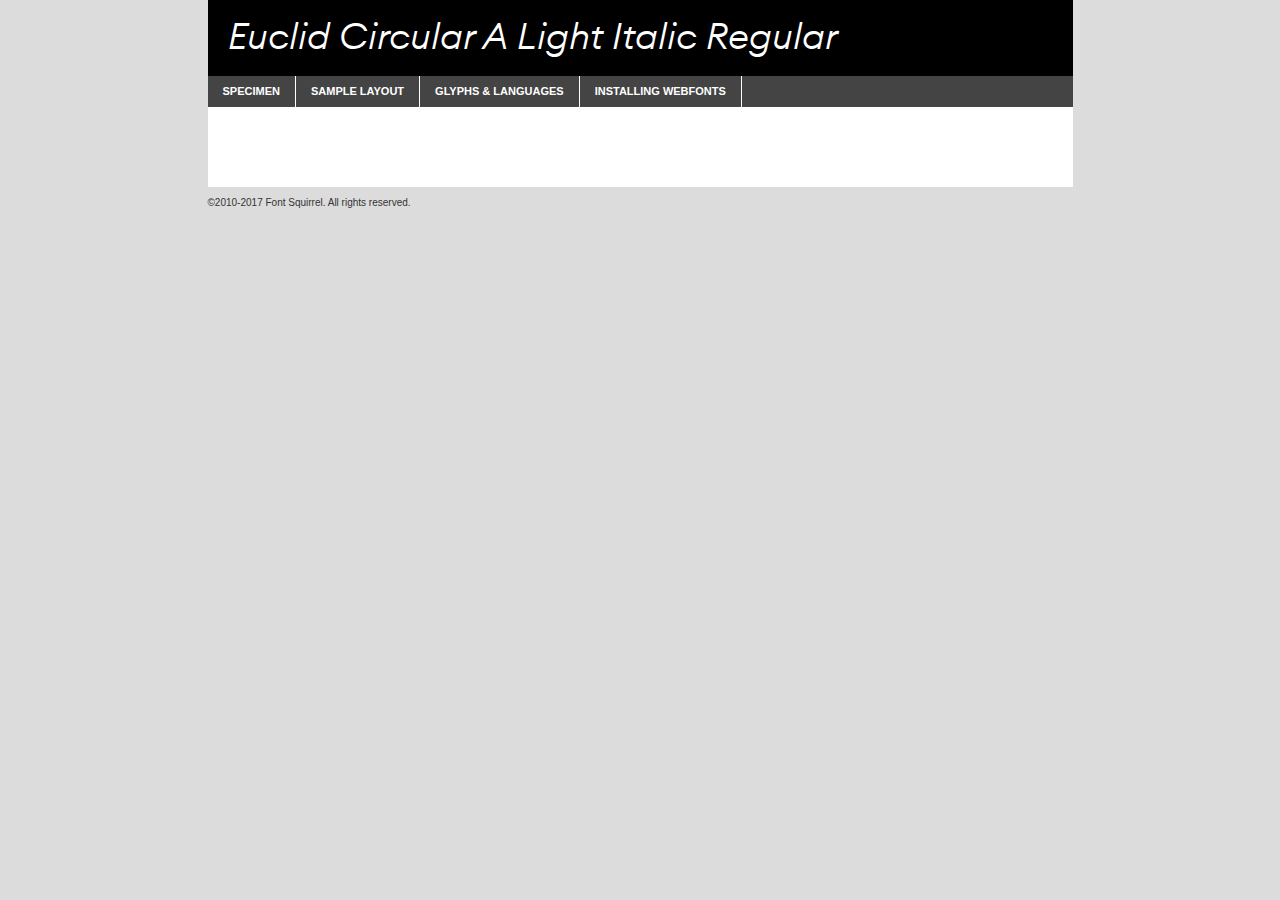
<file: euclid/webfontkit-20210307-160219/euclidcirculara-lightitalic-demo.html>
<!DOCTYPE html PUBLIC "-//W3C//DTD XHTML 1.0 Transitional//EN"
	"http://www.w3.org/TR/xhtml1/DTD/xhtml1-transitional.dtd">

<html xmlns="http://www.w3.org/1999/xhtml" xml:lang="en" lang="en">
<head>
	<meta http-equiv="Content-Type" content="text/html; charset=utf-8" />
	<script src="http://ajax.googleapis.com/ajax/libs/jquery/1.7.2/jquery.min.js" type="text/javascript" charset="utf-8"></script>
	<script type="text/javascript">
	(function($){$.fn.easyTabs=function(option){var param=jQuery.extend({fadeSpeed:"fast",defaultContent:1,activeClass:'active'},option);$(this).each(function(){var thisId="#"+this.id;if(param.defaultContent==''){param.defaultContent=1;}
	if(typeof param.defaultContent=="number")
	{var defaultTab=$(thisId+" .tabs li:eq("+(param.defaultContent-1)+") a").attr('href').substr(1);}else{var defaultTab=param.defaultContent;}
	$(thisId+" .tabs li a").each(function(){var tabToHide=$(this).attr('href').substr(1);$("#"+tabToHide).addClass('easytabs-tab-content');});hideAll();changeContent(defaultTab);function hideAll(){$(thisId+" .easytabs-tab-content").hide();}
	function changeContent(tabId){hideAll();$(thisId+" .tabs li").removeClass(param.activeClass);$(thisId+" .tabs li a[href=#"+tabId+"]").closest('li').addClass(param.activeClass);if(param.fadeSpeed!="none")
	{$(thisId+" #"+tabId).fadeIn(param.fadeSpeed);}else{$(thisId+" #"+tabId).show();}}
	$(thisId+" .tabs li").click(function(){var tabId=$(this).find('a').attr('href').substr(1);changeContent(tabId);return false;});});}})(jQuery);
	</script>
	<link rel="stylesheet" href="specimen_files/specimen_stylesheet.css" type="text/css" charset="utf-8" />
	<link rel="stylesheet" href="stylesheet.css" type="text/css" charset="utf-8" />

	<style type="text/css">
					body{
				font-family: 'euclid_circular_alight_italic';
							}
		</style>

	<title>Euclid Circular A Light Italic Regular Specimen</title>
	
	
	<script type="text/javascript" charset="utf-8">
		$(document).ready(function() {
			$('#container').easyTabs({defaultContent:1});
		});
	</script>
</head>

<body>
<div id="container">
	<div id="header">
		Euclid Circular A Light Italic Regular	</div>
	<ul class="tabs">
		<li><a href="#specimen">Specimen</a></li>
		<li><a href="#layout">Sample Layout</a></li>
				<li><a href="#glyphs">Glyphs &amp; Languages</a></li>
		<li><a href="#installing">Installing Webfonts</a></li>
		
	</ul>
	
	<div id="main_content">

		
			<div id="specimen">
		
				<div class="section">
					<div class="grid12 firstcol">
						<div class="huge">AaBb</div>
					</div>
				</div>
		
				<div class="section">
					<div class="glyph_range">A&#x200B;B&#x200b;C&#x200b;D&#x200b;E&#x200b;F&#x200b;G&#x200b;H&#x200b;I&#x200b;J&#x200b;K&#x200b;L&#x200b;M&#x200b;N&#x200b;O&#x200b;P&#x200b;Q&#x200b;R&#x200b;S&#x200b;T&#x200b;U&#x200b;V&#x200b;W&#x200b;X&#x200b;Y&#x200b;Z&#x200b;a&#x200b;b&#x200b;c&#x200b;d&#x200b;e&#x200b;f&#x200b;g&#x200b;h&#x200b;i&#x200b;j&#x200b;k&#x200b;l&#x200b;m&#x200b;n&#x200b;o&#x200b;p&#x200b;q&#x200b;r&#x200b;s&#x200b;t&#x200b;u&#x200b;v&#x200b;w&#x200b;x&#x200b;y&#x200b;z&#x200b;1&#x200b;2&#x200b;3&#x200b;4&#x200b;5&#x200b;6&#x200b;7&#x200b;8&#x200b;9&#x200b;0&#x200b;&amp;&#x200b;.&#x200b;,&#x200b;?&#x200b;!&#x200b;&#64;&#x200b;(&#x200b;)&#x200b;#&#x200b;$&#x200b;%&#x200b;*&#x200b;+&#x200b;-&#x200b;=&#x200b;:&#x200b;;</div>
				</div>
				<div class="section">
					<div class="grid12 firstcol">
						<table class="sample_table">
							<tr><td>10</td><td class="size10">abcdefghijklmnopqrstuvwxyzABCDEFGHIJKLMNOPQRSTUVWXYZ0123456789abcdefghijklmnopqrstuvwxyzABCDEFGHIJKLMNOPQRSTUVWXYZ0123456789abcdefghijklmnopqrstuvwxyzABCDEFGHIJKLMNOPQRSTUVWXYZ</td></tr>
							<tr><td>11</td><td class="size11">abcdefghijklmnopqrstuvwxyzABCDEFGHIJKLMNOPQRSTUVWXYZ0123456789abcdefghijklmnopqrstuvwxyzABCDEFGHIJKLMNOPQRSTUVWXYZ0123456789abcdefghijklmnopqrstuvwxyzABCDEFGHIJKLMNOPQRSTUVWXYZ</td></tr>
							<tr><td>12</td><td class="size12">abcdefghijklmnopqrstuvwxyzABCDEFGHIJKLMNOPQRSTUVWXYZ0123456789abcdefghijklmnopqrstuvwxyzABCDEFGHIJKLMNOPQRSTUVWXYZ0123456789abcdefghijklmnopqrstuvwxyzABCDEFGHIJKLMNOPQRSTUVWXYZ</td></tr>
							<tr><td>13</td><td class="size13">abcdefghijklmnopqrstuvwxyzABCDEFGHIJKLMNOPQRSTUVWXYZ0123456789abcdefghijklmnopqrstuvwxyzABCDEFGHIJKLMNOPQRSTUVWXYZ0123456789abcdefghijklmnopqrstuvwxyzABCDEFGHIJKLMNOPQRSTUVWXYZ</td></tr>
							<tr><td>14</td><td class="size14">abcdefghijklmnopqrstuvwxyzABCDEFGHIJKLMNOPQRSTUVWXYZ0123456789abcdefghijklmnopqrstuvwxyzABCDEFGHIJKLMNOPQRSTUVWXYZ0123456789abcdefghijklmnopqrstuvwxyzABCDEFGHIJKLMNOPQRSTUVWXYZ</td></tr>
							<tr><td>16</td><td class="size16">abcdefghijklmnopqrstuvwxyzABCDEFGHIJKLMNOPQRSTUVWXYZ0123456789abcdefghijklmnopqrstuvwxyzABCDEFGHIJKLMNOPQRSTUVWXYZ</td></tr>
							<tr><td>18</td><td class="size18">abcdefghijklmnopqrstuvwxyzABCDEFGHIJKLMNOPQRSTUVWXYZ0123456789abcdefghijklmnopqrstuvwxyzABCDEFGHIJKLMNOPQRSTUVWXYZ</td></tr>
							<tr><td>20</td><td class="size20">abcdefghijklmnopqrstuvwxyzABCDEFGHIJKLMNOPQRSTUVWXYZ0123456789abcdefghijklmnopqrstuvwxyzABCDEFGHIJKLMNOPQRSTUVWXYZ</td></tr>
							<tr><td>24</td><td class="size24">abcdefghijklmnopqrstuvwxyzABCDEFGHIJKLMNOPQRSTUVWXYZ0123456789abcdefghijklmnopqrstuvwxyzABCDEFGHIJKLMNOPQRSTUVWXYZ</td></tr>
							<tr><td>30</td><td class="size30">abcdefghijklmnopqrstuvwxyzABCDEFGHIJKLMNOPQRSTUVWXYZ0123456789abcdefghijklmnopqrstuvwxyzABCDEFGHIJKLMNOPQRSTUVWXYZ</td></tr>
							<tr><td>36</td><td class="size36">abcdefghijklmnopqrstuvwxyzABCDEFGHIJKLMNOPQRSTUVWXYZ0123456789abcdefghijklmnopqrstuvwxyzABCDEFGHIJKLMNOPQRSTUVWXYZ</td></tr>
							<tr><td>48</td><td class="size48">abcdefghijklmnopqrstuvwxyzABCDEFGHIJKLMNOPQRSTUVWXYZ0123456789abcdefghijklmnopqrstuvwxyzABCDEFGHIJKLMNOPQRSTUVWXYZ</td></tr>
							<tr><td>60</td><td class="size60">abcdefghijklmnopqrstuvwxyzABCDEFGHIJKLMNOPQRSTUVWXYZ0123456789abcdefghijklmnopqrstuvwxyzABCDEFGHIJKLMNOPQRSTUVWXYZ</td></tr>
							<tr><td>72</td><td class="size72">abcdefghijklmnopqrstuvwxyzABCDEFGHIJKLMNOPQRSTUVWXYZ0123456789abcdefghijklmnopqrstuvwxyzABCDEFGHIJKLMNOPQRSTUVWXYZ</td></tr>
							<tr><td>90</td><td class="size90">abcdefghijklmnopqrstuvwxyzABCDEFGHIJKLMNOPQRSTUVWXYZ0123456789abcdefghijklmnopqrstuvwxyzABCDEFGHIJKLMNOPQRSTUVWXYZ</td></tr>
						</table>
				
					</div>
			
				</div>
		
		
		
								<div class="section" id="bodycomparison">


										<div id="xheight">
				<div class="fontbody">&#x25FC;&#x25FC;&#x25FC;&#x25FC;&#x25FC;&#x25FC;&#x25FC;&#x25FC;&#x25FC;&#x25FC;&#x25FC;&#x25FC;&#x25FC;&#x25FC;&#x25FC;&#x25FC;&#x25FC;&#x25FC;&#x25FC;&#x25FC;&#x25FC;&#x25FC;&#x25FC;&#x25FC;&#x25FC;&#x25FC;&#x25FC;&#x25FC;&#x25FC;&#x25FC;&#x25FC;&#x25FC;&#x25FC;&#x25FC;&#x25FC;&#x25FC;&#x25FC;&#x25FC;&#x25FC;&#x25FC;&#x25FC;&#x25FC;&#x25FC;&#x25FC;&#x25FC;&#x25FC;&#x25FC;&#x25FC;&#x25FC;&#x25FC;&#x25FC;&#x25FC;&#x25FC;&#x25FC;&#x25FC;&#x25FC;&#x25FC;&#x25FC;&#x25FC;&#x25FC;&#x25FC;&#x25FC;&#x25FC;&#x25FC;&#x25FC;&#x25FC;&#x25FC;&#x25FC;&#x25FC;&#x25FC;&#x25FC;&#x25FC;&#x25FC;&#x25FC;&#x25FC;&#x25FC;&#x25FC;&#x25FC;&#x25FC;&#x25FC;&#x25FC;&#x25FC;&#x25FC;&#x25FC;&#x25FC;&#x25FC;&#x25FC;&#x25FC;&#x25FC;&#x25FC;&#x25FC;&#x25FC;&#x25FC;&#x25FC;&#x25FC;&#x25FC;&#x25FC;&#x25FC;&#x25FC;body</div><div class="arialbody">body</div><div class="verdanabody">body</div><div class="georgiabody">body</div></div>
										<div class="fontbody" style="z-index:1">
											body<span>Euclid Circular A Light Italic Regular</span>
										</div>
										<div class="arialbody" style="z-index:1">
											body<span>Arial</span>
										</div>
										<div class="verdanabody" style="z-index:1">
											body<span>Verdana</span>
										</div>
										<div class="georgiabody" style="z-index:1">
											body<span>Georgia</span>
										</div>



								</div>
		
		
				<div class="section psample psample_row1" id="">
					
					<div class="grid2 firstcol">
						<p class="size10"><span>10.</span>Aenean lacinia bibendum nulla sed consectetur. Fusce dapibus, tellus ac cursus commodo, tortor mauris condimentum nibh, ut fermentum massa justo sit amet risus. Nullam id dolor id nibh ultricies vehicula ut id elit. Cum sociis natoque penatibus et magnis dis parturient montes, nascetur ridiculus mus. Nulla vitae elit libero, a pharetra augue.</p>
			
					</div>
					<div class="grid3">
						<p class="size11"><span>11.</span>Aenean lacinia bibendum nulla sed consectetur. Fusce dapibus, tellus ac cursus commodo, tortor mauris condimentum nibh, ut fermentum massa justo sit amet risus. Nullam id dolor id nibh ultricies vehicula ut id elit. Cum sociis natoque penatibus et magnis dis parturient montes, nascetur ridiculus mus. Nulla vitae elit libero, a pharetra augue.</p>
			
					</div>
					<div class="grid3">
						<p class="size12"><span>12.</span>Aenean lacinia bibendum nulla sed consectetur. Fusce dapibus, tellus ac cursus commodo, tortor mauris condimentum nibh, ut fermentum massa justo sit amet risus. Nullam id dolor id nibh ultricies vehicula ut id elit. Cum sociis natoque penatibus et magnis dis parturient montes, nascetur ridiculus mus. Nulla vitae elit libero, a pharetra augue.</p>
			
					</div>
					<div class="grid4">
						<p class="size13"><span>13.</span>Aenean lacinia bibendum nulla sed consectetur. Fusce dapibus, tellus ac cursus commodo, tortor mauris condimentum nibh, ut fermentum massa justo sit amet risus. Nullam id dolor id nibh ultricies vehicula ut id elit. Cum sociis natoque penatibus et magnis dis parturient montes, nascetur ridiculus mus. Nulla vitae elit libero, a pharetra augue.</p>
			
					</div>
					<div class="white_blend"></div>
					
				</div>
				<div class="section psample psample_row2" id="">
					<div class="grid3 firstcol">
						<p class="size14"><span>14.</span>Aenean lacinia bibendum nulla sed consectetur. Fusce dapibus, tellus ac cursus commodo, tortor mauris condimentum nibh, ut fermentum massa justo sit amet risus. Nullam id dolor id nibh ultricies vehicula ut id elit. Cum sociis natoque penatibus et magnis dis parturient montes, nascetur ridiculus mus. Nulla vitae elit libero, a pharetra augue.</p>
			
					</div>
					<div class="grid4">
						<p class="size16"><span>16.</span>Aenean lacinia bibendum nulla sed consectetur. Fusce dapibus, tellus ac cursus commodo, tortor mauris condimentum nibh, ut fermentum massa justo sit amet risus. Nullam id dolor id nibh ultricies vehicula ut id elit. Cum sociis natoque penatibus et magnis dis parturient montes, nascetur ridiculus mus. Nulla vitae elit libero, a pharetra augue.</p>
			
					</div>
					<div class="grid5">
						<p class="size18"><span>18.</span>Aenean lacinia bibendum nulla sed consectetur. Fusce dapibus, tellus ac cursus commodo, tortor mauris condimentum nibh, ut fermentum massa justo sit amet risus. Nullam id dolor id nibh ultricies vehicula ut id elit. Cum sociis natoque penatibus et magnis dis parturient montes, nascetur ridiculus mus. Nulla vitae elit libero, a pharetra augue.</p>
			
					</div>

					<div class="white_blend"></div>

				</div>
				
				<div class="section psample psample_row3" id="">
					<div class="grid5 firstcol">
						<p class="size20"><span>20.</span>Aenean lacinia bibendum nulla sed consectetur. Fusce dapibus, tellus ac cursus commodo, tortor mauris condimentum nibh, ut fermentum massa justo sit amet risus. Nullam id dolor id nibh ultricies vehicula ut id elit. Cum sociis natoque penatibus et magnis dis parturient montes, nascetur ridiculus mus. Nulla vitae elit libero, a pharetra augue.</p>
					</div>
					<div class="grid7">
						<p class="size24"><span>24.</span>Aenean lacinia bibendum nulla sed consectetur. Fusce dapibus, tellus ac cursus commodo, tortor mauris condimentum nibh, ut fermentum massa justo sit amet risus. Nullam id dolor id nibh ultricies vehicula ut id elit. Cum sociis natoque penatibus et magnis dis parturient montes, nascetur ridiculus mus. Nulla vitae elit libero, a pharetra augue.</p>
					</div>
					
					<div class="white_blend"></div>
					
				</div>
				
				<div class="section psample psample_row4" id="">
					<div class="grid12 firstcol">
						<p class="size30"><span>30.</span>Aenean lacinia bibendum nulla sed consectetur. Fusce dapibus, tellus ac cursus commodo, tortor mauris condimentum nibh, ut fermentum massa justo sit amet risus. Nullam id dolor id nibh ultricies vehicula ut id elit. Cum sociis natoque penatibus et magnis dis parturient montes, nascetur ridiculus mus. Nulla vitae elit libero, a pharetra augue.</p>
					</div>
					<div class="white_blend"></div>
					
				</div>
				
				
				
				<div class="section psample psample_row1 fullreverse">
					<div class="grid2 firstcol">
						<p class="size10"><span>10.</span>Aenean lacinia bibendum nulla sed consectetur. Fusce dapibus, tellus ac cursus commodo, tortor mauris condimentum nibh, ut fermentum massa justo sit amet risus. Nullam id dolor id nibh ultricies vehicula ut id elit. Cum sociis natoque penatibus et magnis dis parturient montes, nascetur ridiculus mus. Nulla vitae elit libero, a pharetra augue.</p>
			
					</div>
					<div class="grid3">
						<p class="size11"><span>11.</span>Aenean lacinia bibendum nulla sed consectetur. Fusce dapibus, tellus ac cursus commodo, tortor mauris condimentum nibh, ut fermentum massa justo sit amet risus. Nullam id dolor id nibh ultricies vehicula ut id elit. Cum sociis natoque penatibus et magnis dis parturient montes, nascetur ridiculus mus. Nulla vitae elit libero, a pharetra augue.</p>
			
					</div>
					<div class="grid3">
						<p class="size12"><span>12.</span>Aenean lacinia bibendum nulla sed consectetur. Fusce dapibus, tellus ac cursus commodo, tortor mauris condimentum nibh, ut fermentum massa justo sit amet risus. Nullam id dolor id nibh ultricies vehicula ut id elit. Cum sociis natoque penatibus et magnis dis parturient montes, nascetur ridiculus mus. Nulla vitae elit libero, a pharetra augue.</p>
			
					</div>
					<div class="grid4">
						<p class="size13"><span>13.</span>Aenean lacinia bibendum nulla sed consectetur. Fusce dapibus, tellus ac cursus commodo, tortor mauris condimentum nibh, ut fermentum massa justo sit amet risus. Nullam id dolor id nibh ultricies vehicula ut id elit. Cum sociis natoque penatibus et magnis dis parturient montes, nascetur ridiculus mus. Nulla vitae elit libero, a pharetra augue.</p>
			
					</div>
					<div class="black_blend"></div>
					
				</div>
				
				<div class="section psample psample_row2 fullreverse">
					<div class="grid3 firstcol">
						<p class="size14"><span>14.</span>Aenean lacinia bibendum nulla sed consectetur. Fusce dapibus, tellus ac cursus commodo, tortor mauris condimentum nibh, ut fermentum massa justo sit amet risus. Nullam id dolor id nibh ultricies vehicula ut id elit. Cum sociis natoque penatibus et magnis dis parturient montes, nascetur ridiculus mus. Nulla vitae elit libero, a pharetra augue.</p>
			
					</div>
					<div class="grid4">
						<p class="size16"><span>16.</span>Aenean lacinia bibendum nulla sed consectetur. Fusce dapibus, tellus ac cursus commodo, tortor mauris condimentum nibh, ut fermentum massa justo sit amet risus. Nullam id dolor id nibh ultricies vehicula ut id elit. Cum sociis natoque penatibus et magnis dis parturient montes, nascetur ridiculus mus. Nulla vitae elit libero, a pharetra augue.</p>
			
					</div>
					<div class="grid5">
						<p class="size18"><span>18.</span>Aenean lacinia bibendum nulla sed consectetur. Fusce dapibus, tellus ac cursus commodo, tortor mauris condimentum nibh, ut fermentum massa justo sit amet risus. Nullam id dolor id nibh ultricies vehicula ut id elit. Cum sociis natoque penatibus et magnis dis parturient montes, nascetur ridiculus mus. Nulla vitae elit libero, a pharetra augue.</p>
			
					</div>
					<div class="black_blend"></div>

				</div>
				
				<div class="section psample fullreverse psample_row3" id="">
					<div class="grid5 firstcol">
						<p class="size20"><span>20.</span>Aenean lacinia bibendum nulla sed consectetur. Fusce dapibus, tellus ac cursus commodo, tortor mauris condimentum nibh, ut fermentum massa justo sit amet risus. Nullam id dolor id nibh ultricies vehicula ut id elit. Cum sociis natoque penatibus et magnis dis parturient montes, nascetur ridiculus mus. Nulla vitae elit libero, a pharetra augue.</p>
					</div>
					<div class="grid7">
						<p class="size24"><span>24.</span>Aenean lacinia bibendum nulla sed consectetur. Fusce dapibus, tellus ac cursus commodo, tortor mauris condimentum nibh, ut fermentum massa justo sit amet risus. Nullam id dolor id nibh ultricies vehicula ut id elit. Cum sociis natoque penatibus et magnis dis parturient montes, nascetur ridiculus mus. Nulla vitae elit libero, a pharetra augue.</p>
					</div>
					
					<div class="black_blend"></div>
					
				</div>
				
				<div class="section psample fullreverse psample_row4" id="" style="border-bottom: 20px #000 solid;">
					<div class="grid12 firstcol">
						<p class="size30"><span>30.</span>Aenean lacinia bibendum nulla sed consectetur. Fusce dapibus, tellus ac cursus commodo, tortor mauris condimentum nibh, ut fermentum massa justo sit amet risus. Nullam id dolor id nibh ultricies vehicula ut id elit. Cum sociis natoque penatibus et magnis dis parturient montes, nascetur ridiculus mus. Nulla vitae elit libero, a pharetra augue.</p>
					</div>
					<div class="black_blend"></div>
					
				</div>
				
				
				
				
			</div>
			
			<div id="layout">
				
				<div class="section">
					
					<div class="grid12 firstcol">
						<h1>Lorem Ipsum Dolor</h1>
						<h2>Etiam porta sem malesuada magna mollis euismod</h2>
						
						<p class="byline">By <a href="#link">Aenean Lacinia</a></p>
					</div>
				</div>
				<div class="section">
					<div class="grid8 firstcol">
						<p class="large">Donec sed odio dui. Morbi leo risus, porta ac consectetur ac, vestibulum at eros. Fusce dapibus, tellus ac cursus commodo, tortor mauris condimentum nibh, ut fermentum massa justo sit amet risus. </p>

						
						<h3>Pellentesque ornare sem</h3>

						<p>Maecenas sed diam eget risus varius blandit sit amet non magna. Maecenas faucibus mollis interdum. Donec ullamcorper nulla non metus auctor fringilla. Nullam id dolor id nibh ultricies vehicula ut id elit. Nullam id dolor id nibh ultricies vehicula ut id elit. </p>

						<p>Aenean eu leo quam. Pellentesque ornare sem lacinia quam venenatis vestibulum. Lorem ipsum dolor sit amet, consectetur adipiscing elit. Cum sociis natoque penatibus et magnis dis parturient montes, nascetur ridiculus mus. </p>

						<p>Nulla vitae elit libero, a pharetra augue. Praesent commodo cursus magna, vel scelerisque nisl consectetur et. Aenean lacinia bibendum nulla sed consectetur. </p>

						<p>Nullam quis risus eget urna mollis ornare vel eu leo. Nullam quis risus eget urna mollis ornare vel eu leo. Maecenas sed diam eget risus varius blandit sit amet non magna. Donec ullamcorper nulla non metus auctor fringilla. </p>

						<h3>Cras mattis consectetur</h3>

						<p>Aenean eu leo quam. Pellentesque ornare sem lacinia quam venenatis vestibulum. Aenean lacinia bibendum nulla sed consectetur. Integer posuere erat a ante venenatis dapibus posuere velit aliquet. Cras mattis consectetur purus sit amet fermentum. </p>

						<p>Nullam id dolor id nibh ultricies vehicula ut id elit. Nullam quis risus eget urna mollis ornare vel eu leo. Cras mattis consectetur purus sit amet fermentum.</p>
					</div>
					
					<div class="grid4 sidebar">
						
						<div class="box reverse">
							<p class="last">Nullam quis risus eget urna mollis ornare vel eu leo. Donec ullamcorper nulla non metus auctor fringilla. Cras mattis consectetur purus sit amet fermentum. Sed posuere consectetur est at lobortis. Lorem ipsum dolor sit amet, consectetur adipiscing elit. </p>
						</div>
						
						<p class="caption">Maecenas sed diam eget risus varius.</p>

						<p>Vestibulum id ligula porta felis euismod semper. Integer posuere erat a ante venenatis dapibus posuere velit aliquet. Vestibulum id ligula porta felis euismod semper. Sed posuere consectetur est at lobortis. Maecenas sed diam eget risus varius blandit sit amet non magna. Fusce dapibus, tellus ac cursus commodo, tortor mauris condimentum nibh, ut fermentum massa justo sit amet risus. </p>

					

						<p>Duis mollis, est non commodo luctus, nisi erat porttitor ligula, eget lacinia odio sem nec elit. Aenean lacinia bibendum nulla sed consectetur. Vivamus sagittis lacus vel augue laoreet rutrum faucibus dolor auctor. Aenean lacinia bibendum nulla sed consectetur. Nullam quis risus eget urna mollis ornare vel eu leo. </p>

						<p>Praesent commodo cursus magna, vel scelerisque nisl consectetur et. Donec ullamcorper nulla non metus auctor fringilla. Maecenas faucibus mollis interdum. Fusce dapibus, tellus ac cursus commodo, tortor mauris condimentum nibh, ut fermentum massa justo sit amet risus. </p>

					</div>
				</div>
				
			</div>


			



		<div id="glyphs">
			<div class="section">
				<div class="grid12 firstcol">
			
				<h1>Language Support</h1>
				<p>The subset of Euclid Circular A Light Italic Regular in this kit supports the following languages:<br />
			
					Albanian, Basque, Breton, Chamorro, Danish, Dutch, English, Faroese, Finnish, French, Frisian, Galician, German, Icelandic, Italian, Malagasy, Norwegian, Portuguese, Spanish, Alsatian, Aragonese, Arapaho, Arrernte, Asturian, Aymara, Bislama, Cebuano, Corsican, Fijian, French_creole, Genoese, Gilbertese, Greenlandic, Haitian_creole, Hiligaynon, Hmong, Hopi, Ibanag, Iloko_ilokano, Indonesian, Interglossa_glosa, Interlingua, Irish_gaelic, Jerriais, Lojban, Lombard, Luxembourgeois, Manx, Mohawk, Norfolk_pitcairnese, Occitan, Oromo, Pangasinan, Papiamento, Piedmontese, Potawatomi, Rhaeto-romance, Romansh, Rotokas, Sami_lule, Samoan, Sardinian, Scots_gaelic, Seychelles_creole, Shona, Sicilian, Somali, Southern_ndebele, Swahili, Swati_swazi, Tagalog_filipino_pilipino, Tetum, Tok_pisin, Uyghur_latinized, Volapuk, Walloon, Warlpiri, Xhosa, Yapese, Zulu, Latinbasic, Ubasic, Demo				</p>
				<h1>Glyph Chart</h1>
				<p>The subset of Euclid Circular A Light Italic Regular in this kit includes all the glyphs listed below. Unicode entities are included above each glyph to help you insert individual characters into your layout.</p>
				<div id="glyph_chart">
			
																				 <div><p>&amp;#32;</p>&#32;</div>
																				 <div><p>&amp;#33;</p>&#33;</div>
																				 <div><p>&amp;#34;</p>&#34;</div>
																				 <div><p>&amp;#35;</p>&#35;</div>
																				 <div><p>&amp;#36;</p>&#36;</div>
																				 <div><p>&amp;#37;</p>&#37;</div>
																				 <div><p>&amp;#38;</p>&#38;</div>
																				 <div><p>&amp;#39;</p>&#39;</div>
																				 <div><p>&amp;#40;</p>&#40;</div>
																				 <div><p>&amp;#41;</p>&#41;</div>
																				 <div><p>&amp;#42;</p>&#42;</div>
																				 <div><p>&amp;#43;</p>&#43;</div>
																				 <div><p>&amp;#44;</p>&#44;</div>
																				 <div><p>&amp;#45;</p>&#45;</div>
																				 <div><p>&amp;#46;</p>&#46;</div>
																				 <div><p>&amp;#47;</p>&#47;</div>
																				 <div><p>&amp;#48;</p>&#48;</div>
																				 <div><p>&amp;#49;</p>&#49;</div>
																				 <div><p>&amp;#50;</p>&#50;</div>
																				 <div><p>&amp;#51;</p>&#51;</div>
																				 <div><p>&amp;#52;</p>&#52;</div>
																				 <div><p>&amp;#53;</p>&#53;</div>
																				 <div><p>&amp;#54;</p>&#54;</div>
																				 <div><p>&amp;#55;</p>&#55;</div>
																				 <div><p>&amp;#56;</p>&#56;</div>
																				 <div><p>&amp;#57;</p>&#57;</div>
																				 <div><p>&amp;#58;</p>&#58;</div>
																				 <div><p>&amp;#59;</p>&#59;</div>
																				 <div><p>&amp;#60;</p>&#60;</div>
																				 <div><p>&amp;#61;</p>&#61;</div>
																				 <div><p>&amp;#62;</p>&#62;</div>
																				 <div><p>&amp;#63;</p>&#63;</div>
																				 <div><p>&amp;#64;</p>&#64;</div>
																				 <div><p>&amp;#65;</p>&#65;</div>
																				 <div><p>&amp;#66;</p>&#66;</div>
																				 <div><p>&amp;#67;</p>&#67;</div>
																				 <div><p>&amp;#68;</p>&#68;</div>
																				 <div><p>&amp;#69;</p>&#69;</div>
																				 <div><p>&amp;#70;</p>&#70;</div>
																				 <div><p>&amp;#71;</p>&#71;</div>
																				 <div><p>&amp;#72;</p>&#72;</div>
																				 <div><p>&amp;#73;</p>&#73;</div>
																				 <div><p>&amp;#74;</p>&#74;</div>
																				 <div><p>&amp;#75;</p>&#75;</div>
																				 <div><p>&amp;#76;</p>&#76;</div>
																				 <div><p>&amp;#77;</p>&#77;</div>
																				 <div><p>&amp;#78;</p>&#78;</div>
																				 <div><p>&amp;#79;</p>&#79;</div>
																				 <div><p>&amp;#80;</p>&#80;</div>
																				 <div><p>&amp;#81;</p>&#81;</div>
																				 <div><p>&amp;#82;</p>&#82;</div>
																				 <div><p>&amp;#83;</p>&#83;</div>
																				 <div><p>&amp;#84;</p>&#84;</div>
																				 <div><p>&amp;#85;</p>&#85;</div>
																				 <div><p>&amp;#86;</p>&#86;</div>
																				 <div><p>&amp;#87;</p>&#87;</div>
																				 <div><p>&amp;#88;</p>&#88;</div>
																				 <div><p>&amp;#89;</p>&#89;</div>
																				 <div><p>&amp;#90;</p>&#90;</div>
																				 <div><p>&amp;#91;</p>&#91;</div>
																				 <div><p>&amp;#92;</p>&#92;</div>
																				 <div><p>&amp;#93;</p>&#93;</div>
																				 <div><p>&amp;#94;</p>&#94;</div>
																				 <div><p>&amp;#95;</p>&#95;</div>
																				 <div><p>&amp;#96;</p>&#96;</div>
																				 <div><p>&amp;#97;</p>&#97;</div>
																				 <div><p>&amp;#98;</p>&#98;</div>
																				 <div><p>&amp;#99;</p>&#99;</div>
																				 <div><p>&amp;#100;</p>&#100;</div>
																				 <div><p>&amp;#101;</p>&#101;</div>
																				 <div><p>&amp;#102;</p>&#102;</div>
																				 <div><p>&amp;#103;</p>&#103;</div>
																				 <div><p>&amp;#104;</p>&#104;</div>
																				 <div><p>&amp;#105;</p>&#105;</div>
																				 <div><p>&amp;#106;</p>&#106;</div>
																				 <div><p>&amp;#107;</p>&#107;</div>
																				 <div><p>&amp;#108;</p>&#108;</div>
																				 <div><p>&amp;#109;</p>&#109;</div>
																				 <div><p>&amp;#110;</p>&#110;</div>
																				 <div><p>&amp;#111;</p>&#111;</div>
																				 <div><p>&amp;#112;</p>&#112;</div>
																				 <div><p>&amp;#113;</p>&#113;</div>
																				 <div><p>&amp;#114;</p>&#114;</div>
																				 <div><p>&amp;#115;</p>&#115;</div>
																				 <div><p>&amp;#116;</p>&#116;</div>
																				 <div><p>&amp;#117;</p>&#117;</div>
																				 <div><p>&amp;#118;</p>&#118;</div>
																				 <div><p>&amp;#119;</p>&#119;</div>
																				 <div><p>&amp;#120;</p>&#120;</div>
																				 <div><p>&amp;#121;</p>&#121;</div>
																				 <div><p>&amp;#122;</p>&#122;</div>
																				 <div><p>&amp;#123;</p>&#123;</div>
																				 <div><p>&amp;#124;</p>&#124;</div>
																				 <div><p>&amp;#125;</p>&#125;</div>
																				 <div><p>&amp;#126;</p>&#126;</div>
																				 <div><p>&amp;#160;</p>&#160;</div>
																				 <div><p>&amp;#161;</p>&#161;</div>
																				 <div><p>&amp;#162;</p>&#162;</div>
																				 <div><p>&amp;#163;</p>&#163;</div>
																				 <div><p>&amp;#165;</p>&#165;</div>
																				 <div><p>&amp;#166;</p>&#166;</div>
																				 <div><p>&amp;#167;</p>&#167;</div>
																				 <div><p>&amp;#168;</p>&#168;</div>
																				 <div><p>&amp;#169;</p>&#169;</div>
																				 <div><p>&amp;#170;</p>&#170;</div>
																				 <div><p>&amp;#171;</p>&#171;</div>
																				 <div><p>&amp;#173;</p>&#173;</div>
																				 <div><p>&amp;#174;</p>&#174;</div>
																				 <div><p>&amp;#175;</p>&#175;</div>
																				 <div><p>&amp;#176;</p>&#176;</div>
																				 <div><p>&amp;#178;</p>&#178;</div>
																				 <div><p>&amp;#179;</p>&#179;</div>
																				 <div><p>&amp;#180;</p>&#180;</div>
																				 <div><p>&amp;#182;</p>&#182;</div>
																				 <div><p>&amp;#183;</p>&#183;</div>
																				 <div><p>&amp;#184;</p>&#184;</div>
																				 <div><p>&amp;#185;</p>&#185;</div>
																				 <div><p>&amp;#186;</p>&#186;</div>
																				 <div><p>&amp;#187;</p>&#187;</div>
																				 <div><p>&amp;#188;</p>&#188;</div>
																				 <div><p>&amp;#189;</p>&#189;</div>
																				 <div><p>&amp;#190;</p>&#190;</div>
																				 <div><p>&amp;#191;</p>&#191;</div>
																				 <div><p>&amp;#192;</p>&#192;</div>
																				 <div><p>&amp;#193;</p>&#193;</div>
																				 <div><p>&amp;#194;</p>&#194;</div>
																				 <div><p>&amp;#195;</p>&#195;</div>
																				 <div><p>&amp;#196;</p>&#196;</div>
																				 <div><p>&amp;#197;</p>&#197;</div>
																				 <div><p>&amp;#198;</p>&#198;</div>
																				 <div><p>&amp;#199;</p>&#199;</div>
																				 <div><p>&amp;#200;</p>&#200;</div>
																				 <div><p>&amp;#201;</p>&#201;</div>
																				 <div><p>&amp;#202;</p>&#202;</div>
																				 <div><p>&amp;#203;</p>&#203;</div>
																				 <div><p>&amp;#204;</p>&#204;</div>
																				 <div><p>&amp;#205;</p>&#205;</div>
																				 <div><p>&amp;#206;</p>&#206;</div>
																				 <div><p>&amp;#207;</p>&#207;</div>
																				 <div><p>&amp;#208;</p>&#208;</div>
																				 <div><p>&amp;#209;</p>&#209;</div>
																				 <div><p>&amp;#210;</p>&#210;</div>
																				 <div><p>&amp;#211;</p>&#211;</div>
																				 <div><p>&amp;#212;</p>&#212;</div>
																				 <div><p>&amp;#213;</p>&#213;</div>
																				 <div><p>&amp;#214;</p>&#214;</div>
																				 <div><p>&amp;#215;</p>&#215;</div>
																				 <div><p>&amp;#216;</p>&#216;</div>
																				 <div><p>&amp;#217;</p>&#217;</div>
																				 <div><p>&amp;#218;</p>&#218;</div>
																				 <div><p>&amp;#219;</p>&#219;</div>
																				 <div><p>&amp;#220;</p>&#220;</div>
																				 <div><p>&amp;#221;</p>&#221;</div>
																				 <div><p>&amp;#222;</p>&#222;</div>
																				 <div><p>&amp;#223;</p>&#223;</div>
																				 <div><p>&amp;#224;</p>&#224;</div>
																				 <div><p>&amp;#225;</p>&#225;</div>
																				 <div><p>&amp;#226;</p>&#226;</div>
																				 <div><p>&amp;#227;</p>&#227;</div>
																				 <div><p>&amp;#228;</p>&#228;</div>
																				 <div><p>&amp;#229;</p>&#229;</div>
																				 <div><p>&amp;#230;</p>&#230;</div>
																				 <div><p>&amp;#231;</p>&#231;</div>
																				 <div><p>&amp;#232;</p>&#232;</div>
																				 <div><p>&amp;#233;</p>&#233;</div>
																				 <div><p>&amp;#234;</p>&#234;</div>
																				 <div><p>&amp;#235;</p>&#235;</div>
																				 <div><p>&amp;#236;</p>&#236;</div>
																				 <div><p>&amp;#237;</p>&#237;</div>
																				 <div><p>&amp;#238;</p>&#238;</div>
																				 <div><p>&amp;#239;</p>&#239;</div>
																				 <div><p>&amp;#240;</p>&#240;</div>
																				 <div><p>&amp;#241;</p>&#241;</div>
																				 <div><p>&amp;#242;</p>&#242;</div>
																				 <div><p>&amp;#243;</p>&#243;</div>
																				 <div><p>&amp;#244;</p>&#244;</div>
																				 <div><p>&amp;#245;</p>&#245;</div>
																				 <div><p>&amp;#246;</p>&#246;</div>
																				 <div><p>&amp;#248;</p>&#248;</div>
																				 <div><p>&amp;#249;</p>&#249;</div>
																				 <div><p>&amp;#250;</p>&#250;</div>
																				 <div><p>&amp;#251;</p>&#251;</div>
																				 <div><p>&amp;#252;</p>&#252;</div>
																				 <div><p>&amp;#253;</p>&#253;</div>
																				 <div><p>&amp;#254;</p>&#254;</div>
																				 <div><p>&amp;#255;</p>&#255;</div>
																				 <div><p>&amp;#338;</p>&#338;</div>
																				 <div><p>&amp;#339;</p>&#339;</div>
																				 <div><p>&amp;#376;</p>&#376;</div>
																				 <div><p>&amp;#710;</p>&#710;</div>
																				 <div><p>&amp;#732;</p>&#732;</div>
																				 <div><p>&amp;#8192;</p>&#8192;</div>
																				 <div><p>&amp;#8193;</p>&#8193;</div>
																				 <div><p>&amp;#8194;</p>&#8194;</div>
																				 <div><p>&amp;#8195;</p>&#8195;</div>
																				 <div><p>&amp;#8196;</p>&#8196;</div>
																				 <div><p>&amp;#8197;</p>&#8197;</div>
																				 <div><p>&amp;#8198;</p>&#8198;</div>
																				 <div><p>&amp;#8199;</p>&#8199;</div>
																				 <div><p>&amp;#8200;</p>&#8200;</div>
																				 <div><p>&amp;#8201;</p>&#8201;</div>
																				 <div><p>&amp;#8202;</p>&#8202;</div>
																				 <div><p>&amp;#8208;</p>&#8208;</div>
																				 <div><p>&amp;#8209;</p>&#8209;</div>
																				 <div><p>&amp;#8210;</p>&#8210;</div>
																				 <div><p>&amp;#8211;</p>&#8211;</div>
																				 <div><p>&amp;#8212;</p>&#8212;</div>
																				 <div><p>&amp;#8216;</p>&#8216;</div>
																				 <div><p>&amp;#8217;</p>&#8217;</div>
																				 <div><p>&amp;#8218;</p>&#8218;</div>
																				 <div><p>&amp;#8220;</p>&#8220;</div>
																				 <div><p>&amp;#8221;</p>&#8221;</div>
																				 <div><p>&amp;#8222;</p>&#8222;</div>
																				 <div><p>&amp;#8226;</p>&#8226;</div>
																				 <div><p>&amp;#8230;</p>&#8230;</div>
																				 <div><p>&amp;#8239;</p>&#8239;</div>
																				 <div><p>&amp;#8249;</p>&#8249;</div>
																				 <div><p>&amp;#8250;</p>&#8250;</div>
																				 <div><p>&amp;#8287;</p>&#8287;</div>
																				 <div><p>&amp;#8364;</p>&#8364;</div>
																				 <div><p>&amp;#8482;</p>&#8482;</div>
																				 <div><p>&amp;#9724;</p>&#9724;</div>
																				 <div><p>&amp;#64257;</p>&#64257;</div>
																				 <div><p>&amp;#64258;</p>&#64258;</div>
																				 <div><p>&amp;#64259;</p>&#64259;</div>
																				 <div><p>&amp;#64260;</p>&#64260;</div>
																																																</div>	
				</div>
		
		
			</div>
		</div>
		
		
		<div id="specs">
			
		</div>
	
		<div id="installing">
			<div class="section">
				<div class="grid7 firstcol">
					<h1>Installing Webfonts</h1>
					
					<p>Webfonts are supported by all major browser platforms but not all in the same way. There are currently four different font formats that must be included in order to target all browsers. This includes TTF, WOFF, EOT and SVG.</p>
					
					<h2>1. Upload your webfonts</h2>
					<p>You must upload your webfont kit to your website. They should be in or near the same directory as your CSS files.</p>
					
					<h2>2. Include the webfont stylesheet</h2>
					<p>A special CSS @font-face declaration helps the various browsers select the appropriate font it needs without causing you a bunch of headaches. Learn more about this syntax by reading the <a href="https://www.fontspring.com/blog/further-hardening-of-the-bulletproof-syntax">Fontspring blog post</a> about it. The code for it is as follows:</p>


<code>
@font-face{ 
	font-family: 'MyWebFont';
	src: url('WebFont.eot');
	src: url('WebFont.eot?#iefix') format('embedded-opentype'),
	     url('WebFont.woff') format('woff'),
	     url('WebFont.ttf') format('truetype'),
	     url('WebFont.svg#webfont') format('svg');
}
</code>

	<p>We've already gone ahead and generated the code for you. All you have to do is link to the stylesheet in your HTML, like this:</p>
	<code>&lt;link rel=&quot;stylesheet&quot; href=&quot;stylesheet.css&quot; type=&quot;text/css&quot; charset=&quot;utf-8&quot; /&gt;</code>

					<h2>3. Modify your own stylesheet</h2>
					<p>To take advantage of your new fonts, you must tell your stylesheet to use them. Look at the original @font-face declaration above and find the property called "font-family." The name linked there will be what you use to reference the font. Prepend that webfont name to the font stack in the "font-family" property, inside the selector you want to change. For example:</p>
<code>p { font-family: 'WebFont', Arial, sans-serif; }</code>

<h2>4. Test</h2>
<p>Getting webfonts to work cross-browser <em>can</em> be tricky. Use the information in the sidebar to help you if you find that fonts aren't loading in a particular browser.</p>
				</div>
				
				<div class="grid5 sidebar">
					<div class="box">
						<h2>Troubleshooting<br />Font-Face Problems</h2>
						<p>Having trouble getting your webfonts to load in your new website? Here are some tips to sort out what might be the problem.</p>

						<h3>Fonts not showing in any browser</h3>

						<p>This sounds like you need to work on the plumbing. You either did not upload the fonts to the correct directory, or you did not link the fonts properly in the CSS. If you've confirmed that all this is correct and you still have a problem, take a look at your .htaccess file and see if requests are getting intercepted.</p>

						<h3>Fonts not loading in iPhone or iPad</h3>

						<p>The most common problem here is that you are serving the fonts from an IIS server. IIS refuses to serve files that have unknown MIME types. If that is the case, you must set the MIME type for SVG to "image/svg+xml" in the server settings. Follow these instructions from Microsoft if you need help.</p>

						<h3>Fonts not loading in Firefox</h3>

						<p>The primary reason for this failure? You are still using a version Firefox older than 3.5. So upgrade already! If that isn't it, then you are very likely serving fonts from a different domain. Firefox requires that all font assets be served from the same domain. Lastly it is possible that you need to add WOFF to your list of MIME types (if you are serving via IIS.)</p>

						<h3>Fonts not loading in IE</h3>

						<p>Are you looking at Internet Explorer on an actual Windows machine or are you cheating by using a service like Adobe BrowserLab? Many of these screenshot services do not render @font-face for IE. Best to test it on a real machine.</p>

						<h3>Fonts not loading in IE9</h3>

						<p>IE9, like Firefox, requires that fonts be served from the same domain as the website. Make sure that is the case.</p>
					</div>
				</div>
			</div>
			
		</div>
	
	</div>
	<div id="footer">
		<p>&copy;2010-2017 Font Squirrel. All rights reserved.</p>
	</div>
</div>
</body>
</html>
</file>
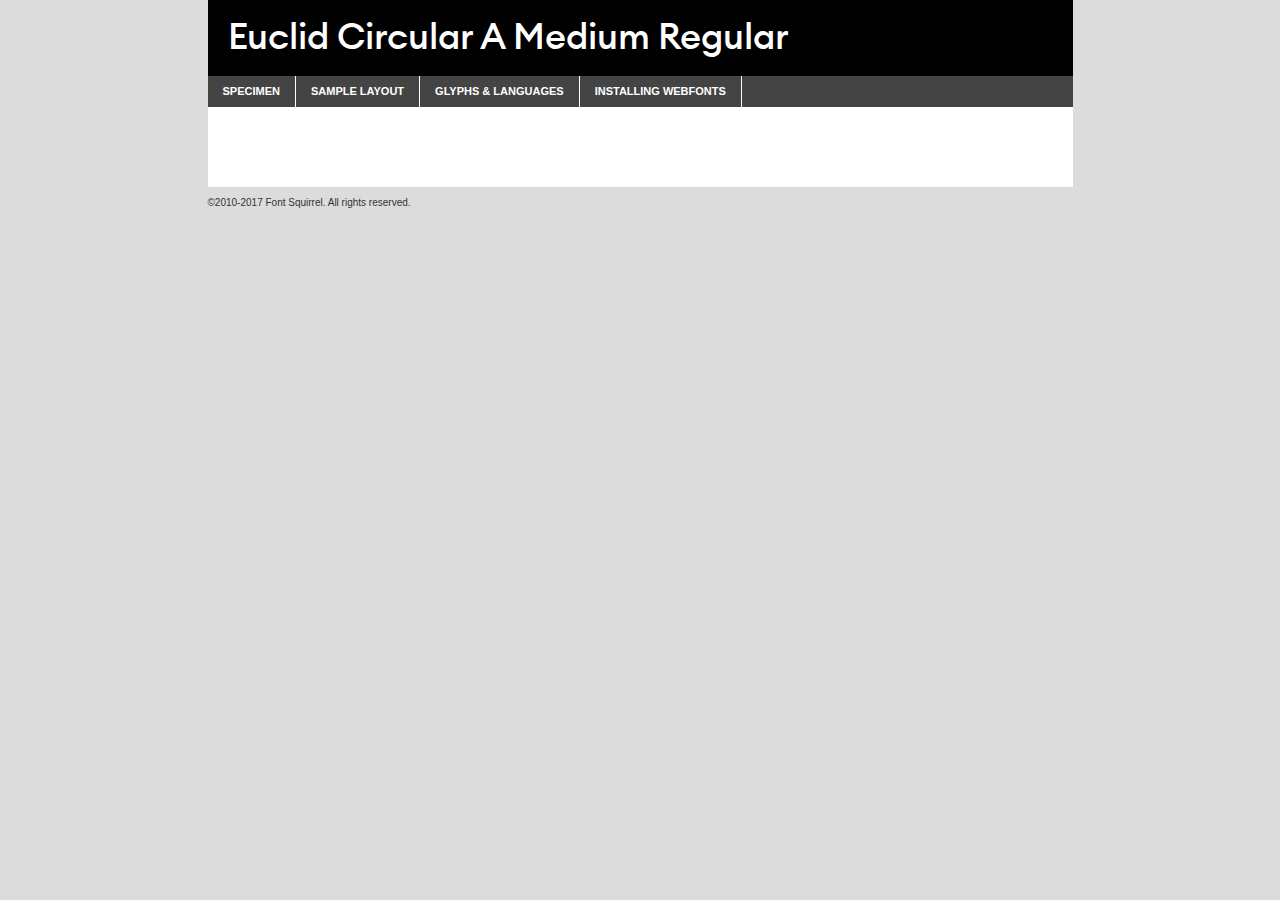
<file: euclid/webfontkit-20210307-160219/euclidcirculara-medium-demo.html>
<!DOCTYPE html PUBLIC "-//W3C//DTD XHTML 1.0 Transitional//EN"
	"http://www.w3.org/TR/xhtml1/DTD/xhtml1-transitional.dtd">

<html xmlns="http://www.w3.org/1999/xhtml" xml:lang="en" lang="en">
<head>
	<meta http-equiv="Content-Type" content="text/html; charset=utf-8" />
	<script src="http://ajax.googleapis.com/ajax/libs/jquery/1.7.2/jquery.min.js" type="text/javascript" charset="utf-8"></script>
	<script type="text/javascript">
	(function($){$.fn.easyTabs=function(option){var param=jQuery.extend({fadeSpeed:"fast",defaultContent:1,activeClass:'active'},option);$(this).each(function(){var thisId="#"+this.id;if(param.defaultContent==''){param.defaultContent=1;}
	if(typeof param.defaultContent=="number")
	{var defaultTab=$(thisId+" .tabs li:eq("+(param.defaultContent-1)+") a").attr('href').substr(1);}else{var defaultTab=param.defaultContent;}
	$(thisId+" .tabs li a").each(function(){var tabToHide=$(this).attr('href').substr(1);$("#"+tabToHide).addClass('easytabs-tab-content');});hideAll();changeContent(defaultTab);function hideAll(){$(thisId+" .easytabs-tab-content").hide();}
	function changeContent(tabId){hideAll();$(thisId+" .tabs li").removeClass(param.activeClass);$(thisId+" .tabs li a[href=#"+tabId+"]").closest('li').addClass(param.activeClass);if(param.fadeSpeed!="none")
	{$(thisId+" #"+tabId).fadeIn(param.fadeSpeed);}else{$(thisId+" #"+tabId).show();}}
	$(thisId+" .tabs li").click(function(){var tabId=$(this).find('a').attr('href').substr(1);changeContent(tabId);return false;});});}})(jQuery);
	</script>
	<link rel="stylesheet" href="specimen_files/specimen_stylesheet.css" type="text/css" charset="utf-8" />
	<link rel="stylesheet" href="stylesheet.css" type="text/css" charset="utf-8" />

	<style type="text/css">
					body{
				font-family: 'euclid_circular_amedium';
							}
		</style>

	<title>Euclid Circular A Medium Regular Specimen</title>
	
	
	<script type="text/javascript" charset="utf-8">
		$(document).ready(function() {
			$('#container').easyTabs({defaultContent:1});
		});
	</script>
</head>

<body>
<div id="container">
	<div id="header">
		Euclid Circular A Medium Regular	</div>
	<ul class="tabs">
		<li><a href="#specimen">Specimen</a></li>
		<li><a href="#layout">Sample Layout</a></li>
				<li><a href="#glyphs">Glyphs &amp; Languages</a></li>
		<li><a href="#installing">Installing Webfonts</a></li>
		
	</ul>
	
	<div id="main_content">

		
			<div id="specimen">
		
				<div class="section">
					<div class="grid12 firstcol">
						<div class="huge">AaBb</div>
					</div>
				</div>
		
				<div class="section">
					<div class="glyph_range">A&#x200B;B&#x200b;C&#x200b;D&#x200b;E&#x200b;F&#x200b;G&#x200b;H&#x200b;I&#x200b;J&#x200b;K&#x200b;L&#x200b;M&#x200b;N&#x200b;O&#x200b;P&#x200b;Q&#x200b;R&#x200b;S&#x200b;T&#x200b;U&#x200b;V&#x200b;W&#x200b;X&#x200b;Y&#x200b;Z&#x200b;a&#x200b;b&#x200b;c&#x200b;d&#x200b;e&#x200b;f&#x200b;g&#x200b;h&#x200b;i&#x200b;j&#x200b;k&#x200b;l&#x200b;m&#x200b;n&#x200b;o&#x200b;p&#x200b;q&#x200b;r&#x200b;s&#x200b;t&#x200b;u&#x200b;v&#x200b;w&#x200b;x&#x200b;y&#x200b;z&#x200b;1&#x200b;2&#x200b;3&#x200b;4&#x200b;5&#x200b;6&#x200b;7&#x200b;8&#x200b;9&#x200b;0&#x200b;&amp;&#x200b;.&#x200b;,&#x200b;?&#x200b;!&#x200b;&#64;&#x200b;(&#x200b;)&#x200b;#&#x200b;$&#x200b;%&#x200b;*&#x200b;+&#x200b;-&#x200b;=&#x200b;:&#x200b;;</div>
				</div>
				<div class="section">
					<div class="grid12 firstcol">
						<table class="sample_table">
							<tr><td>10</td><td class="size10">abcdefghijklmnopqrstuvwxyzABCDEFGHIJKLMNOPQRSTUVWXYZ0123456789abcdefghijklmnopqrstuvwxyzABCDEFGHIJKLMNOPQRSTUVWXYZ0123456789abcdefghijklmnopqrstuvwxyzABCDEFGHIJKLMNOPQRSTUVWXYZ</td></tr>
							<tr><td>11</td><td class="size11">abcdefghijklmnopqrstuvwxyzABCDEFGHIJKLMNOPQRSTUVWXYZ0123456789abcdefghijklmnopqrstuvwxyzABCDEFGHIJKLMNOPQRSTUVWXYZ0123456789abcdefghijklmnopqrstuvwxyzABCDEFGHIJKLMNOPQRSTUVWXYZ</td></tr>
							<tr><td>12</td><td class="size12">abcdefghijklmnopqrstuvwxyzABCDEFGHIJKLMNOPQRSTUVWXYZ0123456789abcdefghijklmnopqrstuvwxyzABCDEFGHIJKLMNOPQRSTUVWXYZ0123456789abcdefghijklmnopqrstuvwxyzABCDEFGHIJKLMNOPQRSTUVWXYZ</td></tr>
							<tr><td>13</td><td class="size13">abcdefghijklmnopqrstuvwxyzABCDEFGHIJKLMNOPQRSTUVWXYZ0123456789abcdefghijklmnopqrstuvwxyzABCDEFGHIJKLMNOPQRSTUVWXYZ0123456789abcdefghijklmnopqrstuvwxyzABCDEFGHIJKLMNOPQRSTUVWXYZ</td></tr>
							<tr><td>14</td><td class="size14">abcdefghijklmnopqrstuvwxyzABCDEFGHIJKLMNOPQRSTUVWXYZ0123456789abcdefghijklmnopqrstuvwxyzABCDEFGHIJKLMNOPQRSTUVWXYZ0123456789abcdefghijklmnopqrstuvwxyzABCDEFGHIJKLMNOPQRSTUVWXYZ</td></tr>
							<tr><td>16</td><td class="size16">abcdefghijklmnopqrstuvwxyzABCDEFGHIJKLMNOPQRSTUVWXYZ0123456789abcdefghijklmnopqrstuvwxyzABCDEFGHIJKLMNOPQRSTUVWXYZ</td></tr>
							<tr><td>18</td><td class="size18">abcdefghijklmnopqrstuvwxyzABCDEFGHIJKLMNOPQRSTUVWXYZ0123456789abcdefghijklmnopqrstuvwxyzABCDEFGHIJKLMNOPQRSTUVWXYZ</td></tr>
							<tr><td>20</td><td class="size20">abcdefghijklmnopqrstuvwxyzABCDEFGHIJKLMNOPQRSTUVWXYZ0123456789abcdefghijklmnopqrstuvwxyzABCDEFGHIJKLMNOPQRSTUVWXYZ</td></tr>
							<tr><td>24</td><td class="size24">abcdefghijklmnopqrstuvwxyzABCDEFGHIJKLMNOPQRSTUVWXYZ0123456789abcdefghijklmnopqrstuvwxyzABCDEFGHIJKLMNOPQRSTUVWXYZ</td></tr>
							<tr><td>30</td><td class="size30">abcdefghijklmnopqrstuvwxyzABCDEFGHIJKLMNOPQRSTUVWXYZ0123456789abcdefghijklmnopqrstuvwxyzABCDEFGHIJKLMNOPQRSTUVWXYZ</td></tr>
							<tr><td>36</td><td class="size36">abcdefghijklmnopqrstuvwxyzABCDEFGHIJKLMNOPQRSTUVWXYZ0123456789abcdefghijklmnopqrstuvwxyzABCDEFGHIJKLMNOPQRSTUVWXYZ</td></tr>
							<tr><td>48</td><td class="size48">abcdefghijklmnopqrstuvwxyzABCDEFGHIJKLMNOPQRSTUVWXYZ0123456789abcdefghijklmnopqrstuvwxyzABCDEFGHIJKLMNOPQRSTUVWXYZ</td></tr>
							<tr><td>60</td><td class="size60">abcdefghijklmnopqrstuvwxyzABCDEFGHIJKLMNOPQRSTUVWXYZ0123456789abcdefghijklmnopqrstuvwxyzABCDEFGHIJKLMNOPQRSTUVWXYZ</td></tr>
							<tr><td>72</td><td class="size72">abcdefghijklmnopqrstuvwxyzABCDEFGHIJKLMNOPQRSTUVWXYZ0123456789abcdefghijklmnopqrstuvwxyzABCDEFGHIJKLMNOPQRSTUVWXYZ</td></tr>
							<tr><td>90</td><td class="size90">abcdefghijklmnopqrstuvwxyzABCDEFGHIJKLMNOPQRSTUVWXYZ0123456789abcdefghijklmnopqrstuvwxyzABCDEFGHIJKLMNOPQRSTUVWXYZ</td></tr>
						</table>
				
					</div>
			
				</div>
		
		
		
								<div class="section" id="bodycomparison">


										<div id="xheight">
				<div class="fontbody">&#x25FC;&#x25FC;&#x25FC;&#x25FC;&#x25FC;&#x25FC;&#x25FC;&#x25FC;&#x25FC;&#x25FC;&#x25FC;&#x25FC;&#x25FC;&#x25FC;&#x25FC;&#x25FC;&#x25FC;&#x25FC;&#x25FC;&#x25FC;&#x25FC;&#x25FC;&#x25FC;&#x25FC;&#x25FC;&#x25FC;&#x25FC;&#x25FC;&#x25FC;&#x25FC;&#x25FC;&#x25FC;&#x25FC;&#x25FC;&#x25FC;&#x25FC;&#x25FC;&#x25FC;&#x25FC;&#x25FC;&#x25FC;&#x25FC;&#x25FC;&#x25FC;&#x25FC;&#x25FC;&#x25FC;&#x25FC;&#x25FC;&#x25FC;&#x25FC;&#x25FC;&#x25FC;&#x25FC;&#x25FC;&#x25FC;&#x25FC;&#x25FC;&#x25FC;&#x25FC;&#x25FC;&#x25FC;&#x25FC;&#x25FC;&#x25FC;&#x25FC;&#x25FC;&#x25FC;&#x25FC;&#x25FC;&#x25FC;&#x25FC;&#x25FC;&#x25FC;&#x25FC;&#x25FC;&#x25FC;&#x25FC;&#x25FC;&#x25FC;&#x25FC;&#x25FC;&#x25FC;&#x25FC;&#x25FC;&#x25FC;&#x25FC;&#x25FC;&#x25FC;&#x25FC;&#x25FC;&#x25FC;&#x25FC;&#x25FC;&#x25FC;&#x25FC;&#x25FC;&#x25FC;&#x25FC;body</div><div class="arialbody">body</div><div class="verdanabody">body</div><div class="georgiabody">body</div></div>
										<div class="fontbody" style="z-index:1">
											body<span>Euclid Circular A Medium Regular</span>
										</div>
										<div class="arialbody" style="z-index:1">
											body<span>Arial</span>
										</div>
										<div class="verdanabody" style="z-index:1">
											body<span>Verdana</span>
										</div>
										<div class="georgiabody" style="z-index:1">
											body<span>Georgia</span>
										</div>



								</div>
		
		
				<div class="section psample psample_row1" id="">
					
					<div class="grid2 firstcol">
						<p class="size10"><span>10.</span>Aenean lacinia bibendum nulla sed consectetur. Fusce dapibus, tellus ac cursus commodo, tortor mauris condimentum nibh, ut fermentum massa justo sit amet risus. Nullam id dolor id nibh ultricies vehicula ut id elit. Cum sociis natoque penatibus et magnis dis parturient montes, nascetur ridiculus mus. Nulla vitae elit libero, a pharetra augue.</p>
			
					</div>
					<div class="grid3">
						<p class="size11"><span>11.</span>Aenean lacinia bibendum nulla sed consectetur. Fusce dapibus, tellus ac cursus commodo, tortor mauris condimentum nibh, ut fermentum massa justo sit amet risus. Nullam id dolor id nibh ultricies vehicula ut id elit. Cum sociis natoque penatibus et magnis dis parturient montes, nascetur ridiculus mus. Nulla vitae elit libero, a pharetra augue.</p>
			
					</div>
					<div class="grid3">
						<p class="size12"><span>12.</span>Aenean lacinia bibendum nulla sed consectetur. Fusce dapibus, tellus ac cursus commodo, tortor mauris condimentum nibh, ut fermentum massa justo sit amet risus. Nullam id dolor id nibh ultricies vehicula ut id elit. Cum sociis natoque penatibus et magnis dis parturient montes, nascetur ridiculus mus. Nulla vitae elit libero, a pharetra augue.</p>
			
					</div>
					<div class="grid4">
						<p class="size13"><span>13.</span>Aenean lacinia bibendum nulla sed consectetur. Fusce dapibus, tellus ac cursus commodo, tortor mauris condimentum nibh, ut fermentum massa justo sit amet risus. Nullam id dolor id nibh ultricies vehicula ut id elit. Cum sociis natoque penatibus et magnis dis parturient montes, nascetur ridiculus mus. Nulla vitae elit libero, a pharetra augue.</p>
			
					</div>
					<div class="white_blend"></div>
					
				</div>
				<div class="section psample psample_row2" id="">
					<div class="grid3 firstcol">
						<p class="size14"><span>14.</span>Aenean lacinia bibendum nulla sed consectetur. Fusce dapibus, tellus ac cursus commodo, tortor mauris condimentum nibh, ut fermentum massa justo sit amet risus. Nullam id dolor id nibh ultricies vehicula ut id elit. Cum sociis natoque penatibus et magnis dis parturient montes, nascetur ridiculus mus. Nulla vitae elit libero, a pharetra augue.</p>
			
					</div>
					<div class="grid4">
						<p class="size16"><span>16.</span>Aenean lacinia bibendum nulla sed consectetur. Fusce dapibus, tellus ac cursus commodo, tortor mauris condimentum nibh, ut fermentum massa justo sit amet risus. Nullam id dolor id nibh ultricies vehicula ut id elit. Cum sociis natoque penatibus et magnis dis parturient montes, nascetur ridiculus mus. Nulla vitae elit libero, a pharetra augue.</p>
			
					</div>
					<div class="grid5">
						<p class="size18"><span>18.</span>Aenean lacinia bibendum nulla sed consectetur. Fusce dapibus, tellus ac cursus commodo, tortor mauris condimentum nibh, ut fermentum massa justo sit amet risus. Nullam id dolor id nibh ultricies vehicula ut id elit. Cum sociis natoque penatibus et magnis dis parturient montes, nascetur ridiculus mus. Nulla vitae elit libero, a pharetra augue.</p>
			
					</div>

					<div class="white_blend"></div>

				</div>
				
				<div class="section psample psample_row3" id="">
					<div class="grid5 firstcol">
						<p class="size20"><span>20.</span>Aenean lacinia bibendum nulla sed consectetur. Fusce dapibus, tellus ac cursus commodo, tortor mauris condimentum nibh, ut fermentum massa justo sit amet risus. Nullam id dolor id nibh ultricies vehicula ut id elit. Cum sociis natoque penatibus et magnis dis parturient montes, nascetur ridiculus mus. Nulla vitae elit libero, a pharetra augue.</p>
					</div>
					<div class="grid7">
						<p class="size24"><span>24.</span>Aenean lacinia bibendum nulla sed consectetur. Fusce dapibus, tellus ac cursus commodo, tortor mauris condimentum nibh, ut fermentum massa justo sit amet risus. Nullam id dolor id nibh ultricies vehicula ut id elit. Cum sociis natoque penatibus et magnis dis parturient montes, nascetur ridiculus mus. Nulla vitae elit libero, a pharetra augue.</p>
					</div>
					
					<div class="white_blend"></div>
					
				</div>
				
				<div class="section psample psample_row4" id="">
					<div class="grid12 firstcol">
						<p class="size30"><span>30.</span>Aenean lacinia bibendum nulla sed consectetur. Fusce dapibus, tellus ac cursus commodo, tortor mauris condimentum nibh, ut fermentum massa justo sit amet risus. Nullam id dolor id nibh ultricies vehicula ut id elit. Cum sociis natoque penatibus et magnis dis parturient montes, nascetur ridiculus mus. Nulla vitae elit libero, a pharetra augue.</p>
					</div>
					<div class="white_blend"></div>
					
				</div>
				
				
				
				<div class="section psample psample_row1 fullreverse">
					<div class="grid2 firstcol">
						<p class="size10"><span>10.</span>Aenean lacinia bibendum nulla sed consectetur. Fusce dapibus, tellus ac cursus commodo, tortor mauris condimentum nibh, ut fermentum massa justo sit amet risus. Nullam id dolor id nibh ultricies vehicula ut id elit. Cum sociis natoque penatibus et magnis dis parturient montes, nascetur ridiculus mus. Nulla vitae elit libero, a pharetra augue.</p>
			
					</div>
					<div class="grid3">
						<p class="size11"><span>11.</span>Aenean lacinia bibendum nulla sed consectetur. Fusce dapibus, tellus ac cursus commodo, tortor mauris condimentum nibh, ut fermentum massa justo sit amet risus. Nullam id dolor id nibh ultricies vehicula ut id elit. Cum sociis natoque penatibus et magnis dis parturient montes, nascetur ridiculus mus. Nulla vitae elit libero, a pharetra augue.</p>
			
					</div>
					<div class="grid3">
						<p class="size12"><span>12.</span>Aenean lacinia bibendum nulla sed consectetur. Fusce dapibus, tellus ac cursus commodo, tortor mauris condimentum nibh, ut fermentum massa justo sit amet risus. Nullam id dolor id nibh ultricies vehicula ut id elit. Cum sociis natoque penatibus et magnis dis parturient montes, nascetur ridiculus mus. Nulla vitae elit libero, a pharetra augue.</p>
			
					</div>
					<div class="grid4">
						<p class="size13"><span>13.</span>Aenean lacinia bibendum nulla sed consectetur. Fusce dapibus, tellus ac cursus commodo, tortor mauris condimentum nibh, ut fermentum massa justo sit amet risus. Nullam id dolor id nibh ultricies vehicula ut id elit. Cum sociis natoque penatibus et magnis dis parturient montes, nascetur ridiculus mus. Nulla vitae elit libero, a pharetra augue.</p>
			
					</div>
					<div class="black_blend"></div>
					
				</div>
				
				<div class="section psample psample_row2 fullreverse">
					<div class="grid3 firstcol">
						<p class="size14"><span>14.</span>Aenean lacinia bibendum nulla sed consectetur. Fusce dapibus, tellus ac cursus commodo, tortor mauris condimentum nibh, ut fermentum massa justo sit amet risus. Nullam id dolor id nibh ultricies vehicula ut id elit. Cum sociis natoque penatibus et magnis dis parturient montes, nascetur ridiculus mus. Nulla vitae elit libero, a pharetra augue.</p>
			
					</div>
					<div class="grid4">
						<p class="size16"><span>16.</span>Aenean lacinia bibendum nulla sed consectetur. Fusce dapibus, tellus ac cursus commodo, tortor mauris condimentum nibh, ut fermentum massa justo sit amet risus. Nullam id dolor id nibh ultricies vehicula ut id elit. Cum sociis natoque penatibus et magnis dis parturient montes, nascetur ridiculus mus. Nulla vitae elit libero, a pharetra augue.</p>
			
					</div>
					<div class="grid5">
						<p class="size18"><span>18.</span>Aenean lacinia bibendum nulla sed consectetur. Fusce dapibus, tellus ac cursus commodo, tortor mauris condimentum nibh, ut fermentum massa justo sit amet risus. Nullam id dolor id nibh ultricies vehicula ut id elit. Cum sociis natoque penatibus et magnis dis parturient montes, nascetur ridiculus mus. Nulla vitae elit libero, a pharetra augue.</p>
			
					</div>
					<div class="black_blend"></div>

				</div>
				
				<div class="section psample fullreverse psample_row3" id="">
					<div class="grid5 firstcol">
						<p class="size20"><span>20.</span>Aenean lacinia bibendum nulla sed consectetur. Fusce dapibus, tellus ac cursus commodo, tortor mauris condimentum nibh, ut fermentum massa justo sit amet risus. Nullam id dolor id nibh ultricies vehicula ut id elit. Cum sociis natoque penatibus et magnis dis parturient montes, nascetur ridiculus mus. Nulla vitae elit libero, a pharetra augue.</p>
					</div>
					<div class="grid7">
						<p class="size24"><span>24.</span>Aenean lacinia bibendum nulla sed consectetur. Fusce dapibus, tellus ac cursus commodo, tortor mauris condimentum nibh, ut fermentum massa justo sit amet risus. Nullam id dolor id nibh ultricies vehicula ut id elit. Cum sociis natoque penatibus et magnis dis parturient montes, nascetur ridiculus mus. Nulla vitae elit libero, a pharetra augue.</p>
					</div>
					
					<div class="black_blend"></div>
					
				</div>
				
				<div class="section psample fullreverse psample_row4" id="" style="border-bottom: 20px #000 solid;">
					<div class="grid12 firstcol">
						<p class="size30"><span>30.</span>Aenean lacinia bibendum nulla sed consectetur. Fusce dapibus, tellus ac cursus commodo, tortor mauris condimentum nibh, ut fermentum massa justo sit amet risus. Nullam id dolor id nibh ultricies vehicula ut id elit. Cum sociis natoque penatibus et magnis dis parturient montes, nascetur ridiculus mus. Nulla vitae elit libero, a pharetra augue.</p>
					</div>
					<div class="black_blend"></div>
					
				</div>
				
				
				
				
			</div>
			
			<div id="layout">
				
				<div class="section">
					
					<div class="grid12 firstcol">
						<h1>Lorem Ipsum Dolor</h1>
						<h2>Etiam porta sem malesuada magna mollis euismod</h2>
						
						<p class="byline">By <a href="#link">Aenean Lacinia</a></p>
					</div>
				</div>
				<div class="section">
					<div class="grid8 firstcol">
						<p class="large">Donec sed odio dui. Morbi leo risus, porta ac consectetur ac, vestibulum at eros. Fusce dapibus, tellus ac cursus commodo, tortor mauris condimentum nibh, ut fermentum massa justo sit amet risus. </p>

						
						<h3>Pellentesque ornare sem</h3>

						<p>Maecenas sed diam eget risus varius blandit sit amet non magna. Maecenas faucibus mollis interdum. Donec ullamcorper nulla non metus auctor fringilla. Nullam id dolor id nibh ultricies vehicula ut id elit. Nullam id dolor id nibh ultricies vehicula ut id elit. </p>

						<p>Aenean eu leo quam. Pellentesque ornare sem lacinia quam venenatis vestibulum. Lorem ipsum dolor sit amet, consectetur adipiscing elit. Cum sociis natoque penatibus et magnis dis parturient montes, nascetur ridiculus mus. </p>

						<p>Nulla vitae elit libero, a pharetra augue. Praesent commodo cursus magna, vel scelerisque nisl consectetur et. Aenean lacinia bibendum nulla sed consectetur. </p>

						<p>Nullam quis risus eget urna mollis ornare vel eu leo. Nullam quis risus eget urna mollis ornare vel eu leo. Maecenas sed diam eget risus varius blandit sit amet non magna. Donec ullamcorper nulla non metus auctor fringilla. </p>

						<h3>Cras mattis consectetur</h3>

						<p>Aenean eu leo quam. Pellentesque ornare sem lacinia quam venenatis vestibulum. Aenean lacinia bibendum nulla sed consectetur. Integer posuere erat a ante venenatis dapibus posuere velit aliquet. Cras mattis consectetur purus sit amet fermentum. </p>

						<p>Nullam id dolor id nibh ultricies vehicula ut id elit. Nullam quis risus eget urna mollis ornare vel eu leo. Cras mattis consectetur purus sit amet fermentum.</p>
					</div>
					
					<div class="grid4 sidebar">
						
						<div class="box reverse">
							<p class="last">Nullam quis risus eget urna mollis ornare vel eu leo. Donec ullamcorper nulla non metus auctor fringilla. Cras mattis consectetur purus sit amet fermentum. Sed posuere consectetur est at lobortis. Lorem ipsum dolor sit amet, consectetur adipiscing elit. </p>
						</div>
						
						<p class="caption">Maecenas sed diam eget risus varius.</p>

						<p>Vestibulum id ligula porta felis euismod semper. Integer posuere erat a ante venenatis dapibus posuere velit aliquet. Vestibulum id ligula porta felis euismod semper. Sed posuere consectetur est at lobortis. Maecenas sed diam eget risus varius blandit sit amet non magna. Fusce dapibus, tellus ac cursus commodo, tortor mauris condimentum nibh, ut fermentum massa justo sit amet risus. </p>

					

						<p>Duis mollis, est non commodo luctus, nisi erat porttitor ligula, eget lacinia odio sem nec elit. Aenean lacinia bibendum nulla sed consectetur. Vivamus sagittis lacus vel augue laoreet rutrum faucibus dolor auctor. Aenean lacinia bibendum nulla sed consectetur. Nullam quis risus eget urna mollis ornare vel eu leo. </p>

						<p>Praesent commodo cursus magna, vel scelerisque nisl consectetur et. Donec ullamcorper nulla non metus auctor fringilla. Maecenas faucibus mollis interdum. Fusce dapibus, tellus ac cursus commodo, tortor mauris condimentum nibh, ut fermentum massa justo sit amet risus. </p>

					</div>
				</div>
				
			</div>


			



		<div id="glyphs">
			<div class="section">
				<div class="grid12 firstcol">
			
				<h1>Language Support</h1>
				<p>The subset of Euclid Circular A Medium Regular in this kit supports the following languages:<br />
			
					Albanian, Basque, Breton, Chamorro, Danish, Dutch, English, Faroese, Finnish, French, Frisian, Galician, German, Icelandic, Italian, Malagasy, Norwegian, Portuguese, Spanish, Alsatian, Aragonese, Arapaho, Arrernte, Asturian, Aymara, Bislama, Cebuano, Corsican, Fijian, French_creole, Genoese, Gilbertese, Greenlandic, Haitian_creole, Hiligaynon, Hmong, Hopi, Ibanag, Iloko_ilokano, Indonesian, Interglossa_glosa, Interlingua, Irish_gaelic, Jerriais, Lojban, Lombard, Luxembourgeois, Manx, Mohawk, Norfolk_pitcairnese, Occitan, Oromo, Pangasinan, Papiamento, Piedmontese, Potawatomi, Rhaeto-romance, Romansh, Rotokas, Sami_lule, Samoan, Sardinian, Scots_gaelic, Seychelles_creole, Shona, Sicilian, Somali, Southern_ndebele, Swahili, Swati_swazi, Tagalog_filipino_pilipino, Tetum, Tok_pisin, Uyghur_latinized, Volapuk, Walloon, Warlpiri, Xhosa, Yapese, Zulu, Latinbasic, Ubasic, Demo				</p>
				<h1>Glyph Chart</h1>
				<p>The subset of Euclid Circular A Medium Regular in this kit includes all the glyphs listed below. Unicode entities are included above each glyph to help you insert individual characters into your layout.</p>
				<div id="glyph_chart">
			
																				 <div><p>&amp;#32;</p>&#32;</div>
																				 <div><p>&amp;#33;</p>&#33;</div>
																				 <div><p>&amp;#34;</p>&#34;</div>
																				 <div><p>&amp;#35;</p>&#35;</div>
																				 <div><p>&amp;#36;</p>&#36;</div>
																				 <div><p>&amp;#37;</p>&#37;</div>
																				 <div><p>&amp;#38;</p>&#38;</div>
																				 <div><p>&amp;#39;</p>&#39;</div>
																				 <div><p>&amp;#40;</p>&#40;</div>
																				 <div><p>&amp;#41;</p>&#41;</div>
																				 <div><p>&amp;#42;</p>&#42;</div>
																				 <div><p>&amp;#43;</p>&#43;</div>
																				 <div><p>&amp;#44;</p>&#44;</div>
																				 <div><p>&amp;#45;</p>&#45;</div>
																				 <div><p>&amp;#46;</p>&#46;</div>
																				 <div><p>&amp;#47;</p>&#47;</div>
																				 <div><p>&amp;#48;</p>&#48;</div>
																				 <div><p>&amp;#49;</p>&#49;</div>
																				 <div><p>&amp;#50;</p>&#50;</div>
																				 <div><p>&amp;#51;</p>&#51;</div>
																				 <div><p>&amp;#52;</p>&#52;</div>
																				 <div><p>&amp;#53;</p>&#53;</div>
																				 <div><p>&amp;#54;</p>&#54;</div>
																				 <div><p>&amp;#55;</p>&#55;</div>
																				 <div><p>&amp;#56;</p>&#56;</div>
																				 <div><p>&amp;#57;</p>&#57;</div>
																				 <div><p>&amp;#58;</p>&#58;</div>
																				 <div><p>&amp;#59;</p>&#59;</div>
																				 <div><p>&amp;#60;</p>&#60;</div>
																				 <div><p>&amp;#61;</p>&#61;</div>
																				 <div><p>&amp;#62;</p>&#62;</div>
																				 <div><p>&amp;#63;</p>&#63;</div>
																				 <div><p>&amp;#64;</p>&#64;</div>
																				 <div><p>&amp;#65;</p>&#65;</div>
																				 <div><p>&amp;#66;</p>&#66;</div>
																				 <div><p>&amp;#67;</p>&#67;</div>
																				 <div><p>&amp;#68;</p>&#68;</div>
																				 <div><p>&amp;#69;</p>&#69;</div>
																				 <div><p>&amp;#70;</p>&#70;</div>
																				 <div><p>&amp;#71;</p>&#71;</div>
																				 <div><p>&amp;#72;</p>&#72;</div>
																				 <div><p>&amp;#73;</p>&#73;</div>
																				 <div><p>&amp;#74;</p>&#74;</div>
																				 <div><p>&amp;#75;</p>&#75;</div>
																				 <div><p>&amp;#76;</p>&#76;</div>
																				 <div><p>&amp;#77;</p>&#77;</div>
																				 <div><p>&amp;#78;</p>&#78;</div>
																				 <div><p>&amp;#79;</p>&#79;</div>
																				 <div><p>&amp;#80;</p>&#80;</div>
																				 <div><p>&amp;#81;</p>&#81;</div>
																				 <div><p>&amp;#82;</p>&#82;</div>
																				 <div><p>&amp;#83;</p>&#83;</div>
																				 <div><p>&amp;#84;</p>&#84;</div>
																				 <div><p>&amp;#85;</p>&#85;</div>
																				 <div><p>&amp;#86;</p>&#86;</div>
																				 <div><p>&amp;#87;</p>&#87;</div>
																				 <div><p>&amp;#88;</p>&#88;</div>
																				 <div><p>&amp;#89;</p>&#89;</div>
																				 <div><p>&amp;#90;</p>&#90;</div>
																				 <div><p>&amp;#91;</p>&#91;</div>
																				 <div><p>&amp;#92;</p>&#92;</div>
																				 <div><p>&amp;#93;</p>&#93;</div>
																				 <div><p>&amp;#94;</p>&#94;</div>
																				 <div><p>&amp;#95;</p>&#95;</div>
																				 <div><p>&amp;#96;</p>&#96;</div>
																				 <div><p>&amp;#97;</p>&#97;</div>
																				 <div><p>&amp;#98;</p>&#98;</div>
																				 <div><p>&amp;#99;</p>&#99;</div>
																				 <div><p>&amp;#100;</p>&#100;</div>
																				 <div><p>&amp;#101;</p>&#101;</div>
																				 <div><p>&amp;#102;</p>&#102;</div>
																				 <div><p>&amp;#103;</p>&#103;</div>
																				 <div><p>&amp;#104;</p>&#104;</div>
																				 <div><p>&amp;#105;</p>&#105;</div>
																				 <div><p>&amp;#106;</p>&#106;</div>
																				 <div><p>&amp;#107;</p>&#107;</div>
																				 <div><p>&amp;#108;</p>&#108;</div>
																				 <div><p>&amp;#109;</p>&#109;</div>
																				 <div><p>&amp;#110;</p>&#110;</div>
																				 <div><p>&amp;#111;</p>&#111;</div>
																				 <div><p>&amp;#112;</p>&#112;</div>
																				 <div><p>&amp;#113;</p>&#113;</div>
																				 <div><p>&amp;#114;</p>&#114;</div>
																				 <div><p>&amp;#115;</p>&#115;</div>
																				 <div><p>&amp;#116;</p>&#116;</div>
																				 <div><p>&amp;#117;</p>&#117;</div>
																				 <div><p>&amp;#118;</p>&#118;</div>
																				 <div><p>&amp;#119;</p>&#119;</div>
																				 <div><p>&amp;#120;</p>&#120;</div>
																				 <div><p>&amp;#121;</p>&#121;</div>
																				 <div><p>&amp;#122;</p>&#122;</div>
																				 <div><p>&amp;#123;</p>&#123;</div>
																				 <div><p>&amp;#124;</p>&#124;</div>
																				 <div><p>&amp;#125;</p>&#125;</div>
																				 <div><p>&amp;#126;</p>&#126;</div>
																				 <div><p>&amp;#160;</p>&#160;</div>
																				 <div><p>&amp;#161;</p>&#161;</div>
																				 <div><p>&amp;#162;</p>&#162;</div>
																				 <div><p>&amp;#163;</p>&#163;</div>
																				 <div><p>&amp;#165;</p>&#165;</div>
																				 <div><p>&amp;#166;</p>&#166;</div>
																				 <div><p>&amp;#167;</p>&#167;</div>
																				 <div><p>&amp;#168;</p>&#168;</div>
																				 <div><p>&amp;#169;</p>&#169;</div>
																				 <div><p>&amp;#170;</p>&#170;</div>
																				 <div><p>&amp;#171;</p>&#171;</div>
																				 <div><p>&amp;#173;</p>&#173;</div>
																				 <div><p>&amp;#174;</p>&#174;</div>
																				 <div><p>&amp;#175;</p>&#175;</div>
																				 <div><p>&amp;#176;</p>&#176;</div>
																				 <div><p>&amp;#178;</p>&#178;</div>
																				 <div><p>&amp;#179;</p>&#179;</div>
																				 <div><p>&amp;#180;</p>&#180;</div>
																				 <div><p>&amp;#182;</p>&#182;</div>
																				 <div><p>&amp;#183;</p>&#183;</div>
																				 <div><p>&amp;#184;</p>&#184;</div>
																				 <div><p>&amp;#185;</p>&#185;</div>
																				 <div><p>&amp;#186;</p>&#186;</div>
																				 <div><p>&amp;#187;</p>&#187;</div>
																				 <div><p>&amp;#188;</p>&#188;</div>
																				 <div><p>&amp;#189;</p>&#189;</div>
																				 <div><p>&amp;#190;</p>&#190;</div>
																				 <div><p>&amp;#191;</p>&#191;</div>
																				 <div><p>&amp;#192;</p>&#192;</div>
																				 <div><p>&amp;#193;</p>&#193;</div>
																				 <div><p>&amp;#194;</p>&#194;</div>
																				 <div><p>&amp;#195;</p>&#195;</div>
																				 <div><p>&amp;#196;</p>&#196;</div>
																				 <div><p>&amp;#197;</p>&#197;</div>
																				 <div><p>&amp;#198;</p>&#198;</div>
																				 <div><p>&amp;#199;</p>&#199;</div>
																				 <div><p>&amp;#200;</p>&#200;</div>
																				 <div><p>&amp;#201;</p>&#201;</div>
																				 <div><p>&amp;#202;</p>&#202;</div>
																				 <div><p>&amp;#203;</p>&#203;</div>
																				 <div><p>&amp;#204;</p>&#204;</div>
																				 <div><p>&amp;#205;</p>&#205;</div>
																				 <div><p>&amp;#206;</p>&#206;</div>
																				 <div><p>&amp;#207;</p>&#207;</div>
																				 <div><p>&amp;#208;</p>&#208;</div>
																				 <div><p>&amp;#209;</p>&#209;</div>
																				 <div><p>&amp;#210;</p>&#210;</div>
																				 <div><p>&amp;#211;</p>&#211;</div>
																				 <div><p>&amp;#212;</p>&#212;</div>
																				 <div><p>&amp;#213;</p>&#213;</div>
																				 <div><p>&amp;#214;</p>&#214;</div>
																				 <div><p>&amp;#215;</p>&#215;</div>
																				 <div><p>&amp;#216;</p>&#216;</div>
																				 <div><p>&amp;#217;</p>&#217;</div>
																				 <div><p>&amp;#218;</p>&#218;</div>
																				 <div><p>&amp;#219;</p>&#219;</div>
																				 <div><p>&amp;#220;</p>&#220;</div>
																				 <div><p>&amp;#221;</p>&#221;</div>
																				 <div><p>&amp;#222;</p>&#222;</div>
																				 <div><p>&amp;#223;</p>&#223;</div>
																				 <div><p>&amp;#224;</p>&#224;</div>
																				 <div><p>&amp;#225;</p>&#225;</div>
																				 <div><p>&amp;#226;</p>&#226;</div>
																				 <div><p>&amp;#227;</p>&#227;</div>
																				 <div><p>&amp;#228;</p>&#228;</div>
																				 <div><p>&amp;#229;</p>&#229;</div>
																				 <div><p>&amp;#230;</p>&#230;</div>
																				 <div><p>&amp;#231;</p>&#231;</div>
																				 <div><p>&amp;#232;</p>&#232;</div>
																				 <div><p>&amp;#233;</p>&#233;</div>
																				 <div><p>&amp;#234;</p>&#234;</div>
																				 <div><p>&amp;#235;</p>&#235;</div>
																				 <div><p>&amp;#236;</p>&#236;</div>
																				 <div><p>&amp;#237;</p>&#237;</div>
																				 <div><p>&amp;#238;</p>&#238;</div>
																				 <div><p>&amp;#239;</p>&#239;</div>
																				 <div><p>&amp;#240;</p>&#240;</div>
																				 <div><p>&amp;#241;</p>&#241;</div>
																				 <div><p>&amp;#242;</p>&#242;</div>
																				 <div><p>&amp;#243;</p>&#243;</div>
																				 <div><p>&amp;#244;</p>&#244;</div>
																				 <div><p>&amp;#245;</p>&#245;</div>
																				 <div><p>&amp;#246;</p>&#246;</div>
																				 <div><p>&amp;#248;</p>&#248;</div>
																				 <div><p>&amp;#249;</p>&#249;</div>
																				 <div><p>&amp;#250;</p>&#250;</div>
																				 <div><p>&amp;#251;</p>&#251;</div>
																				 <div><p>&amp;#252;</p>&#252;</div>
																				 <div><p>&amp;#253;</p>&#253;</div>
																				 <div><p>&amp;#254;</p>&#254;</div>
																				 <div><p>&amp;#255;</p>&#255;</div>
																				 <div><p>&amp;#338;</p>&#338;</div>
																				 <div><p>&amp;#339;</p>&#339;</div>
																				 <div><p>&amp;#376;</p>&#376;</div>
																				 <div><p>&amp;#710;</p>&#710;</div>
																				 <div><p>&amp;#732;</p>&#732;</div>
																				 <div><p>&amp;#8192;</p>&#8192;</div>
																				 <div><p>&amp;#8193;</p>&#8193;</div>
																				 <div><p>&amp;#8194;</p>&#8194;</div>
																				 <div><p>&amp;#8195;</p>&#8195;</div>
																				 <div><p>&amp;#8196;</p>&#8196;</div>
																				 <div><p>&amp;#8197;</p>&#8197;</div>
																				 <div><p>&amp;#8198;</p>&#8198;</div>
																				 <div><p>&amp;#8199;</p>&#8199;</div>
																				 <div><p>&amp;#8200;</p>&#8200;</div>
																				 <div><p>&amp;#8201;</p>&#8201;</div>
																				 <div><p>&amp;#8202;</p>&#8202;</div>
																				 <div><p>&amp;#8208;</p>&#8208;</div>
																				 <div><p>&amp;#8209;</p>&#8209;</div>
																				 <div><p>&amp;#8210;</p>&#8210;</div>
																				 <div><p>&amp;#8211;</p>&#8211;</div>
																				 <div><p>&amp;#8212;</p>&#8212;</div>
																				 <div><p>&amp;#8216;</p>&#8216;</div>
																				 <div><p>&amp;#8217;</p>&#8217;</div>
																				 <div><p>&amp;#8218;</p>&#8218;</div>
																				 <div><p>&amp;#8220;</p>&#8220;</div>
																				 <div><p>&amp;#8221;</p>&#8221;</div>
																				 <div><p>&amp;#8222;</p>&#8222;</div>
																				 <div><p>&amp;#8226;</p>&#8226;</div>
																				 <div><p>&amp;#8230;</p>&#8230;</div>
																				 <div><p>&amp;#8239;</p>&#8239;</div>
																				 <div><p>&amp;#8249;</p>&#8249;</div>
																				 <div><p>&amp;#8250;</p>&#8250;</div>
																				 <div><p>&amp;#8287;</p>&#8287;</div>
																				 <div><p>&amp;#8364;</p>&#8364;</div>
																				 <div><p>&amp;#8482;</p>&#8482;</div>
																				 <div><p>&amp;#9724;</p>&#9724;</div>
																				 <div><p>&amp;#64257;</p>&#64257;</div>
																				 <div><p>&amp;#64258;</p>&#64258;</div>
																				 <div><p>&amp;#64259;</p>&#64259;</div>
																				 <div><p>&amp;#64260;</p>&#64260;</div>
																																																</div>	
				</div>
		
		
			</div>
		</div>
		
		
		<div id="specs">
			
		</div>
	
		<div id="installing">
			<div class="section">
				<div class="grid7 firstcol">
					<h1>Installing Webfonts</h1>
					
					<p>Webfonts are supported by all major browser platforms but not all in the same way. There are currently four different font formats that must be included in order to target all browsers. This includes TTF, WOFF, EOT and SVG.</p>
					
					<h2>1. Upload your webfonts</h2>
					<p>You must upload your webfont kit to your website. They should be in or near the same directory as your CSS files.</p>
					
					<h2>2. Include the webfont stylesheet</h2>
					<p>A special CSS @font-face declaration helps the various browsers select the appropriate font it needs without causing you a bunch of headaches. Learn more about this syntax by reading the <a href="https://www.fontspring.com/blog/further-hardening-of-the-bulletproof-syntax">Fontspring blog post</a> about it. The code for it is as follows:</p>


<code>
@font-face{ 
	font-family: 'MyWebFont';
	src: url('WebFont.eot');
	src: url('WebFont.eot?#iefix') format('embedded-opentype'),
	     url('WebFont.woff') format('woff'),
	     url('WebFont.ttf') format('truetype'),
	     url('WebFont.svg#webfont') format('svg');
}
</code>

	<p>We've already gone ahead and generated the code for you. All you have to do is link to the stylesheet in your HTML, like this:</p>
	<code>&lt;link rel=&quot;stylesheet&quot; href=&quot;stylesheet.css&quot; type=&quot;text/css&quot; charset=&quot;utf-8&quot; /&gt;</code>

					<h2>3. Modify your own stylesheet</h2>
					<p>To take advantage of your new fonts, you must tell your stylesheet to use them. Look at the original @font-face declaration above and find the property called "font-family." The name linked there will be what you use to reference the font. Prepend that webfont name to the font stack in the "font-family" property, inside the selector you want to change. For example:</p>
<code>p { font-family: 'WebFont', Arial, sans-serif; }</code>

<h2>4. Test</h2>
<p>Getting webfonts to work cross-browser <em>can</em> be tricky. Use the information in the sidebar to help you if you find that fonts aren't loading in a particular browser.</p>
				</div>
				
				<div class="grid5 sidebar">
					<div class="box">
						<h2>Troubleshooting<br />Font-Face Problems</h2>
						<p>Having trouble getting your webfonts to load in your new website? Here are some tips to sort out what might be the problem.</p>

						<h3>Fonts not showing in any browser</h3>

						<p>This sounds like you need to work on the plumbing. You either did not upload the fonts to the correct directory, or you did not link the fonts properly in the CSS. If you've confirmed that all this is correct and you still have a problem, take a look at your .htaccess file and see if requests are getting intercepted.</p>

						<h3>Fonts not loading in iPhone or iPad</h3>

						<p>The most common problem here is that you are serving the fonts from an IIS server. IIS refuses to serve files that have unknown MIME types. If that is the case, you must set the MIME type for SVG to "image/svg+xml" in the server settings. Follow these instructions from Microsoft if you need help.</p>

						<h3>Fonts not loading in Firefox</h3>

						<p>The primary reason for this failure? You are still using a version Firefox older than 3.5. So upgrade already! If that isn't it, then you are very likely serving fonts from a different domain. Firefox requires that all font assets be served from the same domain. Lastly it is possible that you need to add WOFF to your list of MIME types (if you are serving via IIS.)</p>

						<h3>Fonts not loading in IE</h3>

						<p>Are you looking at Internet Explorer on an actual Windows machine or are you cheating by using a service like Adobe BrowserLab? Many of these screenshot services do not render @font-face for IE. Best to test it on a real machine.</p>

						<h3>Fonts not loading in IE9</h3>

						<p>IE9, like Firefox, requires that fonts be served from the same domain as the website. Make sure that is the case.</p>
					</div>
				</div>
			</div>
			
		</div>
	
	</div>
	<div id="footer">
		<p>&copy;2010-2017 Font Squirrel. All rights reserved.</p>
	</div>
</div>
</body>
</html>
</file>
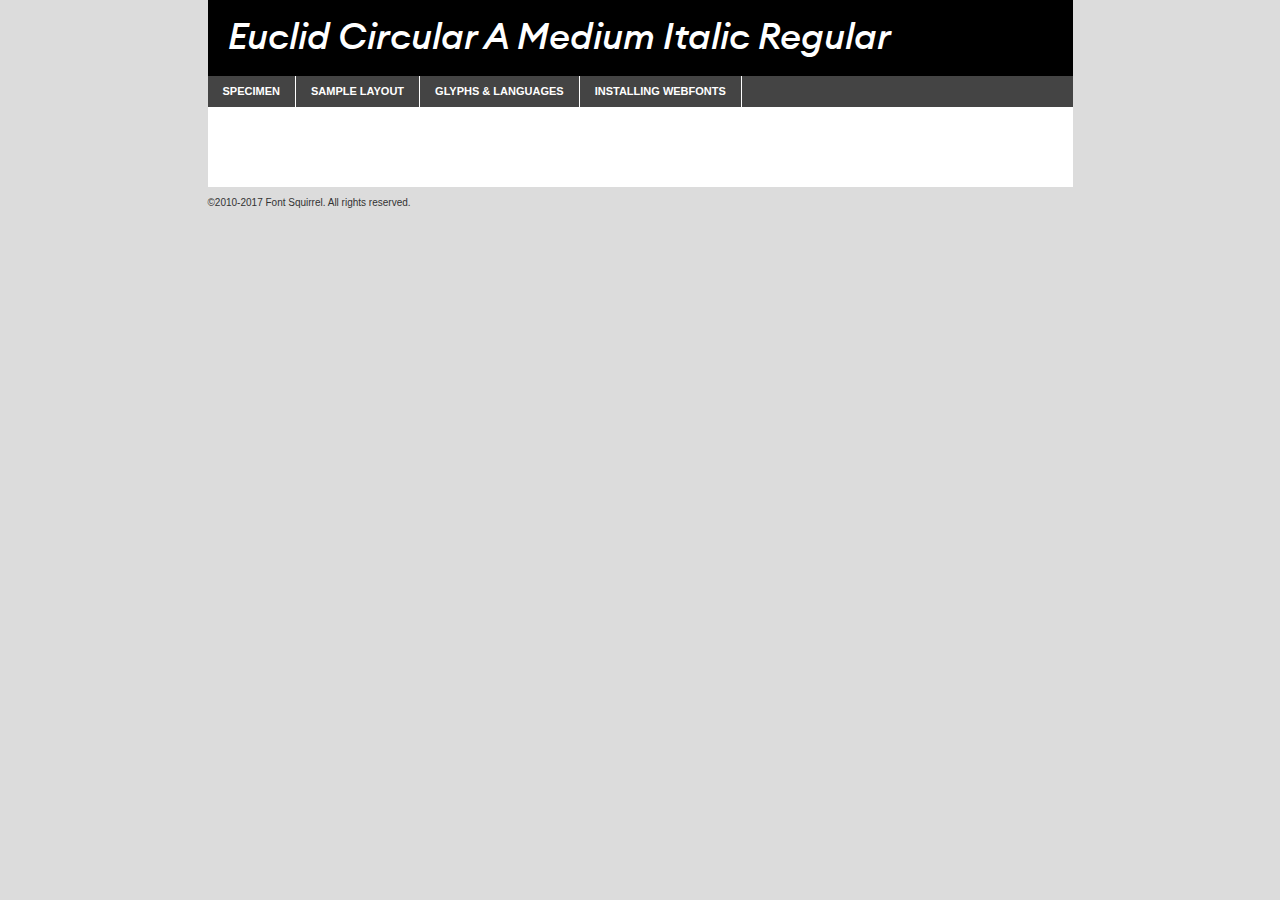
<file: euclid/webfontkit-20210307-160219/euclidcirculara-mediumitalic-demo.html>
<!DOCTYPE html PUBLIC "-//W3C//DTD XHTML 1.0 Transitional//EN"
	"http://www.w3.org/TR/xhtml1/DTD/xhtml1-transitional.dtd">

<html xmlns="http://www.w3.org/1999/xhtml" xml:lang="en" lang="en">
<head>
	<meta http-equiv="Content-Type" content="text/html; charset=utf-8" />
	<script src="http://ajax.googleapis.com/ajax/libs/jquery/1.7.2/jquery.min.js" type="text/javascript" charset="utf-8"></script>
	<script type="text/javascript">
	(function($){$.fn.easyTabs=function(option){var param=jQuery.extend({fadeSpeed:"fast",defaultContent:1,activeClass:'active'},option);$(this).each(function(){var thisId="#"+this.id;if(param.defaultContent==''){param.defaultContent=1;}
	if(typeof param.defaultContent=="number")
	{var defaultTab=$(thisId+" .tabs li:eq("+(param.defaultContent-1)+") a").attr('href').substr(1);}else{var defaultTab=param.defaultContent;}
	$(thisId+" .tabs li a").each(function(){var tabToHide=$(this).attr('href').substr(1);$("#"+tabToHide).addClass('easytabs-tab-content');});hideAll();changeContent(defaultTab);function hideAll(){$(thisId+" .easytabs-tab-content").hide();}
	function changeContent(tabId){hideAll();$(thisId+" .tabs li").removeClass(param.activeClass);$(thisId+" .tabs li a[href=#"+tabId+"]").closest('li').addClass(param.activeClass);if(param.fadeSpeed!="none")
	{$(thisId+" #"+tabId).fadeIn(param.fadeSpeed);}else{$(thisId+" #"+tabId).show();}}
	$(thisId+" .tabs li").click(function(){var tabId=$(this).find('a').attr('href').substr(1);changeContent(tabId);return false;});});}})(jQuery);
	</script>
	<link rel="stylesheet" href="specimen_files/specimen_stylesheet.css" type="text/css" charset="utf-8" />
	<link rel="stylesheet" href="stylesheet.css" type="text/css" charset="utf-8" />

	<style type="text/css">
					body{
				font-family: 'euclid_circular_aMdIt';
							}
		</style>

	<title>Euclid Circular A Medium Italic Regular Specimen</title>
	
	
	<script type="text/javascript" charset="utf-8">
		$(document).ready(function() {
			$('#container').easyTabs({defaultContent:1});
		});
	</script>
</head>

<body>
<div id="container">
	<div id="header">
		Euclid Circular A Medium Italic Regular	</div>
	<ul class="tabs">
		<li><a href="#specimen">Specimen</a></li>
		<li><a href="#layout">Sample Layout</a></li>
				<li><a href="#glyphs">Glyphs &amp; Languages</a></li>
		<li><a href="#installing">Installing Webfonts</a></li>
		
	</ul>
	
	<div id="main_content">

		
			<div id="specimen">
		
				<div class="section">
					<div class="grid12 firstcol">
						<div class="huge">AaBb</div>
					</div>
				</div>
		
				<div class="section">
					<div class="glyph_range">A&#x200B;B&#x200b;C&#x200b;D&#x200b;E&#x200b;F&#x200b;G&#x200b;H&#x200b;I&#x200b;J&#x200b;K&#x200b;L&#x200b;M&#x200b;N&#x200b;O&#x200b;P&#x200b;Q&#x200b;R&#x200b;S&#x200b;T&#x200b;U&#x200b;V&#x200b;W&#x200b;X&#x200b;Y&#x200b;Z&#x200b;a&#x200b;b&#x200b;c&#x200b;d&#x200b;e&#x200b;f&#x200b;g&#x200b;h&#x200b;i&#x200b;j&#x200b;k&#x200b;l&#x200b;m&#x200b;n&#x200b;o&#x200b;p&#x200b;q&#x200b;r&#x200b;s&#x200b;t&#x200b;u&#x200b;v&#x200b;w&#x200b;x&#x200b;y&#x200b;z&#x200b;1&#x200b;2&#x200b;3&#x200b;4&#x200b;5&#x200b;6&#x200b;7&#x200b;8&#x200b;9&#x200b;0&#x200b;&amp;&#x200b;.&#x200b;,&#x200b;?&#x200b;!&#x200b;&#64;&#x200b;(&#x200b;)&#x200b;#&#x200b;$&#x200b;%&#x200b;*&#x200b;+&#x200b;-&#x200b;=&#x200b;:&#x200b;;</div>
				</div>
				<div class="section">
					<div class="grid12 firstcol">
						<table class="sample_table">
							<tr><td>10</td><td class="size10">abcdefghijklmnopqrstuvwxyzABCDEFGHIJKLMNOPQRSTUVWXYZ0123456789abcdefghijklmnopqrstuvwxyzABCDEFGHIJKLMNOPQRSTUVWXYZ0123456789abcdefghijklmnopqrstuvwxyzABCDEFGHIJKLMNOPQRSTUVWXYZ</td></tr>
							<tr><td>11</td><td class="size11">abcdefghijklmnopqrstuvwxyzABCDEFGHIJKLMNOPQRSTUVWXYZ0123456789abcdefghijklmnopqrstuvwxyzABCDEFGHIJKLMNOPQRSTUVWXYZ0123456789abcdefghijklmnopqrstuvwxyzABCDEFGHIJKLMNOPQRSTUVWXYZ</td></tr>
							<tr><td>12</td><td class="size12">abcdefghijklmnopqrstuvwxyzABCDEFGHIJKLMNOPQRSTUVWXYZ0123456789abcdefghijklmnopqrstuvwxyzABCDEFGHIJKLMNOPQRSTUVWXYZ0123456789abcdefghijklmnopqrstuvwxyzABCDEFGHIJKLMNOPQRSTUVWXYZ</td></tr>
							<tr><td>13</td><td class="size13">abcdefghijklmnopqrstuvwxyzABCDEFGHIJKLMNOPQRSTUVWXYZ0123456789abcdefghijklmnopqrstuvwxyzABCDEFGHIJKLMNOPQRSTUVWXYZ0123456789abcdefghijklmnopqrstuvwxyzABCDEFGHIJKLMNOPQRSTUVWXYZ</td></tr>
							<tr><td>14</td><td class="size14">abcdefghijklmnopqrstuvwxyzABCDEFGHIJKLMNOPQRSTUVWXYZ0123456789abcdefghijklmnopqrstuvwxyzABCDEFGHIJKLMNOPQRSTUVWXYZ0123456789abcdefghijklmnopqrstuvwxyzABCDEFGHIJKLMNOPQRSTUVWXYZ</td></tr>
							<tr><td>16</td><td class="size16">abcdefghijklmnopqrstuvwxyzABCDEFGHIJKLMNOPQRSTUVWXYZ0123456789abcdefghijklmnopqrstuvwxyzABCDEFGHIJKLMNOPQRSTUVWXYZ</td></tr>
							<tr><td>18</td><td class="size18">abcdefghijklmnopqrstuvwxyzABCDEFGHIJKLMNOPQRSTUVWXYZ0123456789abcdefghijklmnopqrstuvwxyzABCDEFGHIJKLMNOPQRSTUVWXYZ</td></tr>
							<tr><td>20</td><td class="size20">abcdefghijklmnopqrstuvwxyzABCDEFGHIJKLMNOPQRSTUVWXYZ0123456789abcdefghijklmnopqrstuvwxyzABCDEFGHIJKLMNOPQRSTUVWXYZ</td></tr>
							<tr><td>24</td><td class="size24">abcdefghijklmnopqrstuvwxyzABCDEFGHIJKLMNOPQRSTUVWXYZ0123456789abcdefghijklmnopqrstuvwxyzABCDEFGHIJKLMNOPQRSTUVWXYZ</td></tr>
							<tr><td>30</td><td class="size30">abcdefghijklmnopqrstuvwxyzABCDEFGHIJKLMNOPQRSTUVWXYZ0123456789abcdefghijklmnopqrstuvwxyzABCDEFGHIJKLMNOPQRSTUVWXYZ</td></tr>
							<tr><td>36</td><td class="size36">abcdefghijklmnopqrstuvwxyzABCDEFGHIJKLMNOPQRSTUVWXYZ0123456789abcdefghijklmnopqrstuvwxyzABCDEFGHIJKLMNOPQRSTUVWXYZ</td></tr>
							<tr><td>48</td><td class="size48">abcdefghijklmnopqrstuvwxyzABCDEFGHIJKLMNOPQRSTUVWXYZ0123456789abcdefghijklmnopqrstuvwxyzABCDEFGHIJKLMNOPQRSTUVWXYZ</td></tr>
							<tr><td>60</td><td class="size60">abcdefghijklmnopqrstuvwxyzABCDEFGHIJKLMNOPQRSTUVWXYZ0123456789abcdefghijklmnopqrstuvwxyzABCDEFGHIJKLMNOPQRSTUVWXYZ</td></tr>
							<tr><td>72</td><td class="size72">abcdefghijklmnopqrstuvwxyzABCDEFGHIJKLMNOPQRSTUVWXYZ0123456789abcdefghijklmnopqrstuvwxyzABCDEFGHIJKLMNOPQRSTUVWXYZ</td></tr>
							<tr><td>90</td><td class="size90">abcdefghijklmnopqrstuvwxyzABCDEFGHIJKLMNOPQRSTUVWXYZ0123456789abcdefghijklmnopqrstuvwxyzABCDEFGHIJKLMNOPQRSTUVWXYZ</td></tr>
						</table>
				
					</div>
			
				</div>
		
		
		
								<div class="section" id="bodycomparison">


										<div id="xheight">
				<div class="fontbody">&#x25FC;&#x25FC;&#x25FC;&#x25FC;&#x25FC;&#x25FC;&#x25FC;&#x25FC;&#x25FC;&#x25FC;&#x25FC;&#x25FC;&#x25FC;&#x25FC;&#x25FC;&#x25FC;&#x25FC;&#x25FC;&#x25FC;&#x25FC;&#x25FC;&#x25FC;&#x25FC;&#x25FC;&#x25FC;&#x25FC;&#x25FC;&#x25FC;&#x25FC;&#x25FC;&#x25FC;&#x25FC;&#x25FC;&#x25FC;&#x25FC;&#x25FC;&#x25FC;&#x25FC;&#x25FC;&#x25FC;&#x25FC;&#x25FC;&#x25FC;&#x25FC;&#x25FC;&#x25FC;&#x25FC;&#x25FC;&#x25FC;&#x25FC;&#x25FC;&#x25FC;&#x25FC;&#x25FC;&#x25FC;&#x25FC;&#x25FC;&#x25FC;&#x25FC;&#x25FC;&#x25FC;&#x25FC;&#x25FC;&#x25FC;&#x25FC;&#x25FC;&#x25FC;&#x25FC;&#x25FC;&#x25FC;&#x25FC;&#x25FC;&#x25FC;&#x25FC;&#x25FC;&#x25FC;&#x25FC;&#x25FC;&#x25FC;&#x25FC;&#x25FC;&#x25FC;&#x25FC;&#x25FC;&#x25FC;&#x25FC;&#x25FC;&#x25FC;&#x25FC;&#x25FC;&#x25FC;&#x25FC;&#x25FC;&#x25FC;&#x25FC;&#x25FC;&#x25FC;&#x25FC;&#x25FC;body</div><div class="arialbody">body</div><div class="verdanabody">body</div><div class="georgiabody">body</div></div>
										<div class="fontbody" style="z-index:1">
											body<span>Euclid Circular A Medium Italic Regular</span>
										</div>
										<div class="arialbody" style="z-index:1">
											body<span>Arial</span>
										</div>
										<div class="verdanabody" style="z-index:1">
											body<span>Verdana</span>
										</div>
										<div class="georgiabody" style="z-index:1">
											body<span>Georgia</span>
										</div>



								</div>
		
		
				<div class="section psample psample_row1" id="">
					
					<div class="grid2 firstcol">
						<p class="size10"><span>10.</span>Aenean lacinia bibendum nulla sed consectetur. Fusce dapibus, tellus ac cursus commodo, tortor mauris condimentum nibh, ut fermentum massa justo sit amet risus. Nullam id dolor id nibh ultricies vehicula ut id elit. Cum sociis natoque penatibus et magnis dis parturient montes, nascetur ridiculus mus. Nulla vitae elit libero, a pharetra augue.</p>
			
					</div>
					<div class="grid3">
						<p class="size11"><span>11.</span>Aenean lacinia bibendum nulla sed consectetur. Fusce dapibus, tellus ac cursus commodo, tortor mauris condimentum nibh, ut fermentum massa justo sit amet risus. Nullam id dolor id nibh ultricies vehicula ut id elit. Cum sociis natoque penatibus et magnis dis parturient montes, nascetur ridiculus mus. Nulla vitae elit libero, a pharetra augue.</p>
			
					</div>
					<div class="grid3">
						<p class="size12"><span>12.</span>Aenean lacinia bibendum nulla sed consectetur. Fusce dapibus, tellus ac cursus commodo, tortor mauris condimentum nibh, ut fermentum massa justo sit amet risus. Nullam id dolor id nibh ultricies vehicula ut id elit. Cum sociis natoque penatibus et magnis dis parturient montes, nascetur ridiculus mus. Nulla vitae elit libero, a pharetra augue.</p>
			
					</div>
					<div class="grid4">
						<p class="size13"><span>13.</span>Aenean lacinia bibendum nulla sed consectetur. Fusce dapibus, tellus ac cursus commodo, tortor mauris condimentum nibh, ut fermentum massa justo sit amet risus. Nullam id dolor id nibh ultricies vehicula ut id elit. Cum sociis natoque penatibus et magnis dis parturient montes, nascetur ridiculus mus. Nulla vitae elit libero, a pharetra augue.</p>
			
					</div>
					<div class="white_blend"></div>
					
				</div>
				<div class="section psample psample_row2" id="">
					<div class="grid3 firstcol">
						<p class="size14"><span>14.</span>Aenean lacinia bibendum nulla sed consectetur. Fusce dapibus, tellus ac cursus commodo, tortor mauris condimentum nibh, ut fermentum massa justo sit amet risus. Nullam id dolor id nibh ultricies vehicula ut id elit. Cum sociis natoque penatibus et magnis dis parturient montes, nascetur ridiculus mus. Nulla vitae elit libero, a pharetra augue.</p>
			
					</div>
					<div class="grid4">
						<p class="size16"><span>16.</span>Aenean lacinia bibendum nulla sed consectetur. Fusce dapibus, tellus ac cursus commodo, tortor mauris condimentum nibh, ut fermentum massa justo sit amet risus. Nullam id dolor id nibh ultricies vehicula ut id elit. Cum sociis natoque penatibus et magnis dis parturient montes, nascetur ridiculus mus. Nulla vitae elit libero, a pharetra augue.</p>
			
					</div>
					<div class="grid5">
						<p class="size18"><span>18.</span>Aenean lacinia bibendum nulla sed consectetur. Fusce dapibus, tellus ac cursus commodo, tortor mauris condimentum nibh, ut fermentum massa justo sit amet risus. Nullam id dolor id nibh ultricies vehicula ut id elit. Cum sociis natoque penatibus et magnis dis parturient montes, nascetur ridiculus mus. Nulla vitae elit libero, a pharetra augue.</p>
			
					</div>

					<div class="white_blend"></div>

				</div>
				
				<div class="section psample psample_row3" id="">
					<div class="grid5 firstcol">
						<p class="size20"><span>20.</span>Aenean lacinia bibendum nulla sed consectetur. Fusce dapibus, tellus ac cursus commodo, tortor mauris condimentum nibh, ut fermentum massa justo sit amet risus. Nullam id dolor id nibh ultricies vehicula ut id elit. Cum sociis natoque penatibus et magnis dis parturient montes, nascetur ridiculus mus. Nulla vitae elit libero, a pharetra augue.</p>
					</div>
					<div class="grid7">
						<p class="size24"><span>24.</span>Aenean lacinia bibendum nulla sed consectetur. Fusce dapibus, tellus ac cursus commodo, tortor mauris condimentum nibh, ut fermentum massa justo sit amet risus. Nullam id dolor id nibh ultricies vehicula ut id elit. Cum sociis natoque penatibus et magnis dis parturient montes, nascetur ridiculus mus. Nulla vitae elit libero, a pharetra augue.</p>
					</div>
					
					<div class="white_blend"></div>
					
				</div>
				
				<div class="section psample psample_row4" id="">
					<div class="grid12 firstcol">
						<p class="size30"><span>30.</span>Aenean lacinia bibendum nulla sed consectetur. Fusce dapibus, tellus ac cursus commodo, tortor mauris condimentum nibh, ut fermentum massa justo sit amet risus. Nullam id dolor id nibh ultricies vehicula ut id elit. Cum sociis natoque penatibus et magnis dis parturient montes, nascetur ridiculus mus. Nulla vitae elit libero, a pharetra augue.</p>
					</div>
					<div class="white_blend"></div>
					
				</div>
				
				
				
				<div class="section psample psample_row1 fullreverse">
					<div class="grid2 firstcol">
						<p class="size10"><span>10.</span>Aenean lacinia bibendum nulla sed consectetur. Fusce dapibus, tellus ac cursus commodo, tortor mauris condimentum nibh, ut fermentum massa justo sit amet risus. Nullam id dolor id nibh ultricies vehicula ut id elit. Cum sociis natoque penatibus et magnis dis parturient montes, nascetur ridiculus mus. Nulla vitae elit libero, a pharetra augue.</p>
			
					</div>
					<div class="grid3">
						<p class="size11"><span>11.</span>Aenean lacinia bibendum nulla sed consectetur. Fusce dapibus, tellus ac cursus commodo, tortor mauris condimentum nibh, ut fermentum massa justo sit amet risus. Nullam id dolor id nibh ultricies vehicula ut id elit. Cum sociis natoque penatibus et magnis dis parturient montes, nascetur ridiculus mus. Nulla vitae elit libero, a pharetra augue.</p>
			
					</div>
					<div class="grid3">
						<p class="size12"><span>12.</span>Aenean lacinia bibendum nulla sed consectetur. Fusce dapibus, tellus ac cursus commodo, tortor mauris condimentum nibh, ut fermentum massa justo sit amet risus. Nullam id dolor id nibh ultricies vehicula ut id elit. Cum sociis natoque penatibus et magnis dis parturient montes, nascetur ridiculus mus. Nulla vitae elit libero, a pharetra augue.</p>
			
					</div>
					<div class="grid4">
						<p class="size13"><span>13.</span>Aenean lacinia bibendum nulla sed consectetur. Fusce dapibus, tellus ac cursus commodo, tortor mauris condimentum nibh, ut fermentum massa justo sit amet risus. Nullam id dolor id nibh ultricies vehicula ut id elit. Cum sociis natoque penatibus et magnis dis parturient montes, nascetur ridiculus mus. Nulla vitae elit libero, a pharetra augue.</p>
			
					</div>
					<div class="black_blend"></div>
					
				</div>
				
				<div class="section psample psample_row2 fullreverse">
					<div class="grid3 firstcol">
						<p class="size14"><span>14.</span>Aenean lacinia bibendum nulla sed consectetur. Fusce dapibus, tellus ac cursus commodo, tortor mauris condimentum nibh, ut fermentum massa justo sit amet risus. Nullam id dolor id nibh ultricies vehicula ut id elit. Cum sociis natoque penatibus et magnis dis parturient montes, nascetur ridiculus mus. Nulla vitae elit libero, a pharetra augue.</p>
			
					</div>
					<div class="grid4">
						<p class="size16"><span>16.</span>Aenean lacinia bibendum nulla sed consectetur. Fusce dapibus, tellus ac cursus commodo, tortor mauris condimentum nibh, ut fermentum massa justo sit amet risus. Nullam id dolor id nibh ultricies vehicula ut id elit. Cum sociis natoque penatibus et magnis dis parturient montes, nascetur ridiculus mus. Nulla vitae elit libero, a pharetra augue.</p>
			
					</div>
					<div class="grid5">
						<p class="size18"><span>18.</span>Aenean lacinia bibendum nulla sed consectetur. Fusce dapibus, tellus ac cursus commodo, tortor mauris condimentum nibh, ut fermentum massa justo sit amet risus. Nullam id dolor id nibh ultricies vehicula ut id elit. Cum sociis natoque penatibus et magnis dis parturient montes, nascetur ridiculus mus. Nulla vitae elit libero, a pharetra augue.</p>
			
					</div>
					<div class="black_blend"></div>

				</div>
				
				<div class="section psample fullreverse psample_row3" id="">
					<div class="grid5 firstcol">
						<p class="size20"><span>20.</span>Aenean lacinia bibendum nulla sed consectetur. Fusce dapibus, tellus ac cursus commodo, tortor mauris condimentum nibh, ut fermentum massa justo sit amet risus. Nullam id dolor id nibh ultricies vehicula ut id elit. Cum sociis natoque penatibus et magnis dis parturient montes, nascetur ridiculus mus. Nulla vitae elit libero, a pharetra augue.</p>
					</div>
					<div class="grid7">
						<p class="size24"><span>24.</span>Aenean lacinia bibendum nulla sed consectetur. Fusce dapibus, tellus ac cursus commodo, tortor mauris condimentum nibh, ut fermentum massa justo sit amet risus. Nullam id dolor id nibh ultricies vehicula ut id elit. Cum sociis natoque penatibus et magnis dis parturient montes, nascetur ridiculus mus. Nulla vitae elit libero, a pharetra augue.</p>
					</div>
					
					<div class="black_blend"></div>
					
				</div>
				
				<div class="section psample fullreverse psample_row4" id="" style="border-bottom: 20px #000 solid;">
					<div class="grid12 firstcol">
						<p class="size30"><span>30.</span>Aenean lacinia bibendum nulla sed consectetur. Fusce dapibus, tellus ac cursus commodo, tortor mauris condimentum nibh, ut fermentum massa justo sit amet risus. Nullam id dolor id nibh ultricies vehicula ut id elit. Cum sociis natoque penatibus et magnis dis parturient montes, nascetur ridiculus mus. Nulla vitae elit libero, a pharetra augue.</p>
					</div>
					<div class="black_blend"></div>
					
				</div>
				
				
				
				
			</div>
			
			<div id="layout">
				
				<div class="section">
					
					<div class="grid12 firstcol">
						<h1>Lorem Ipsum Dolor</h1>
						<h2>Etiam porta sem malesuada magna mollis euismod</h2>
						
						<p class="byline">By <a href="#link">Aenean Lacinia</a></p>
					</div>
				</div>
				<div class="section">
					<div class="grid8 firstcol">
						<p class="large">Donec sed odio dui. Morbi leo risus, porta ac consectetur ac, vestibulum at eros. Fusce dapibus, tellus ac cursus commodo, tortor mauris condimentum nibh, ut fermentum massa justo sit amet risus. </p>

						
						<h3>Pellentesque ornare sem</h3>

						<p>Maecenas sed diam eget risus varius blandit sit amet non magna. Maecenas faucibus mollis interdum. Donec ullamcorper nulla non metus auctor fringilla. Nullam id dolor id nibh ultricies vehicula ut id elit. Nullam id dolor id nibh ultricies vehicula ut id elit. </p>

						<p>Aenean eu leo quam. Pellentesque ornare sem lacinia quam venenatis vestibulum. Lorem ipsum dolor sit amet, consectetur adipiscing elit. Cum sociis natoque penatibus et magnis dis parturient montes, nascetur ridiculus mus. </p>

						<p>Nulla vitae elit libero, a pharetra augue. Praesent commodo cursus magna, vel scelerisque nisl consectetur et. Aenean lacinia bibendum nulla sed consectetur. </p>

						<p>Nullam quis risus eget urna mollis ornare vel eu leo. Nullam quis risus eget urna mollis ornare vel eu leo. Maecenas sed diam eget risus varius blandit sit amet non magna. Donec ullamcorper nulla non metus auctor fringilla. </p>

						<h3>Cras mattis consectetur</h3>

						<p>Aenean eu leo quam. Pellentesque ornare sem lacinia quam venenatis vestibulum. Aenean lacinia bibendum nulla sed consectetur. Integer posuere erat a ante venenatis dapibus posuere velit aliquet. Cras mattis consectetur purus sit amet fermentum. </p>

						<p>Nullam id dolor id nibh ultricies vehicula ut id elit. Nullam quis risus eget urna mollis ornare vel eu leo. Cras mattis consectetur purus sit amet fermentum.</p>
					</div>
					
					<div class="grid4 sidebar">
						
						<div class="box reverse">
							<p class="last">Nullam quis risus eget urna mollis ornare vel eu leo. Donec ullamcorper nulla non metus auctor fringilla. Cras mattis consectetur purus sit amet fermentum. Sed posuere consectetur est at lobortis. Lorem ipsum dolor sit amet, consectetur adipiscing elit. </p>
						</div>
						
						<p class="caption">Maecenas sed diam eget risus varius.</p>

						<p>Vestibulum id ligula porta felis euismod semper. Integer posuere erat a ante venenatis dapibus posuere velit aliquet. Vestibulum id ligula porta felis euismod semper. Sed posuere consectetur est at lobortis. Maecenas sed diam eget risus varius blandit sit amet non magna. Fusce dapibus, tellus ac cursus commodo, tortor mauris condimentum nibh, ut fermentum massa justo sit amet risus. </p>

					

						<p>Duis mollis, est non commodo luctus, nisi erat porttitor ligula, eget lacinia odio sem nec elit. Aenean lacinia bibendum nulla sed consectetur. Vivamus sagittis lacus vel augue laoreet rutrum faucibus dolor auctor. Aenean lacinia bibendum nulla sed consectetur. Nullam quis risus eget urna mollis ornare vel eu leo. </p>

						<p>Praesent commodo cursus magna, vel scelerisque nisl consectetur et. Donec ullamcorper nulla non metus auctor fringilla. Maecenas faucibus mollis interdum. Fusce dapibus, tellus ac cursus commodo, tortor mauris condimentum nibh, ut fermentum massa justo sit amet risus. </p>

					</div>
				</div>
				
			</div>


			



		<div id="glyphs">
			<div class="section">
				<div class="grid12 firstcol">
			
				<h1>Language Support</h1>
				<p>The subset of Euclid Circular A Medium Italic Regular in this kit supports the following languages:<br />
			
					Albanian, Basque, Breton, Chamorro, Danish, Dutch, English, Faroese, Finnish, French, Frisian, Galician, German, Icelandic, Italian, Malagasy, Norwegian, Portuguese, Spanish, Alsatian, Aragonese, Arapaho, Arrernte, Asturian, Aymara, Bislama, Cebuano, Corsican, Fijian, French_creole, Genoese, Gilbertese, Greenlandic, Haitian_creole, Hiligaynon, Hmong, Hopi, Ibanag, Iloko_ilokano, Indonesian, Interglossa_glosa, Interlingua, Irish_gaelic, Jerriais, Lojban, Lombard, Luxembourgeois, Manx, Mohawk, Norfolk_pitcairnese, Occitan, Oromo, Pangasinan, Papiamento, Piedmontese, Potawatomi, Rhaeto-romance, Romansh, Rotokas, Sami_lule, Samoan, Sardinian, Scots_gaelic, Seychelles_creole, Shona, Sicilian, Somali, Southern_ndebele, Swahili, Swati_swazi, Tagalog_filipino_pilipino, Tetum, Tok_pisin, Uyghur_latinized, Volapuk, Walloon, Warlpiri, Xhosa, Yapese, Zulu, Latinbasic, Ubasic, Demo				</p>
				<h1>Glyph Chart</h1>
				<p>The subset of Euclid Circular A Medium Italic Regular in this kit includes all the glyphs listed below. Unicode entities are included above each glyph to help you insert individual characters into your layout.</p>
				<div id="glyph_chart">
			
																				 <div><p>&amp;#32;</p>&#32;</div>
																				 <div><p>&amp;#33;</p>&#33;</div>
																				 <div><p>&amp;#34;</p>&#34;</div>
																				 <div><p>&amp;#35;</p>&#35;</div>
																				 <div><p>&amp;#36;</p>&#36;</div>
																				 <div><p>&amp;#37;</p>&#37;</div>
																				 <div><p>&amp;#38;</p>&#38;</div>
																				 <div><p>&amp;#39;</p>&#39;</div>
																				 <div><p>&amp;#40;</p>&#40;</div>
																				 <div><p>&amp;#41;</p>&#41;</div>
																				 <div><p>&amp;#42;</p>&#42;</div>
																				 <div><p>&amp;#43;</p>&#43;</div>
																				 <div><p>&amp;#44;</p>&#44;</div>
																				 <div><p>&amp;#45;</p>&#45;</div>
																				 <div><p>&amp;#46;</p>&#46;</div>
																				 <div><p>&amp;#47;</p>&#47;</div>
																				 <div><p>&amp;#48;</p>&#48;</div>
																				 <div><p>&amp;#49;</p>&#49;</div>
																				 <div><p>&amp;#50;</p>&#50;</div>
																				 <div><p>&amp;#51;</p>&#51;</div>
																				 <div><p>&amp;#52;</p>&#52;</div>
																				 <div><p>&amp;#53;</p>&#53;</div>
																				 <div><p>&amp;#54;</p>&#54;</div>
																				 <div><p>&amp;#55;</p>&#55;</div>
																				 <div><p>&amp;#56;</p>&#56;</div>
																				 <div><p>&amp;#57;</p>&#57;</div>
																				 <div><p>&amp;#58;</p>&#58;</div>
																				 <div><p>&amp;#59;</p>&#59;</div>
																				 <div><p>&amp;#60;</p>&#60;</div>
																				 <div><p>&amp;#61;</p>&#61;</div>
																				 <div><p>&amp;#62;</p>&#62;</div>
																				 <div><p>&amp;#63;</p>&#63;</div>
																				 <div><p>&amp;#64;</p>&#64;</div>
																				 <div><p>&amp;#65;</p>&#65;</div>
																				 <div><p>&amp;#66;</p>&#66;</div>
																				 <div><p>&amp;#67;</p>&#67;</div>
																				 <div><p>&amp;#68;</p>&#68;</div>
																				 <div><p>&amp;#69;</p>&#69;</div>
																				 <div><p>&amp;#70;</p>&#70;</div>
																				 <div><p>&amp;#71;</p>&#71;</div>
																				 <div><p>&amp;#72;</p>&#72;</div>
																				 <div><p>&amp;#73;</p>&#73;</div>
																				 <div><p>&amp;#74;</p>&#74;</div>
																				 <div><p>&amp;#75;</p>&#75;</div>
																				 <div><p>&amp;#76;</p>&#76;</div>
																				 <div><p>&amp;#77;</p>&#77;</div>
																				 <div><p>&amp;#78;</p>&#78;</div>
																				 <div><p>&amp;#79;</p>&#79;</div>
																				 <div><p>&amp;#80;</p>&#80;</div>
																				 <div><p>&amp;#81;</p>&#81;</div>
																				 <div><p>&amp;#82;</p>&#82;</div>
																				 <div><p>&amp;#83;</p>&#83;</div>
																				 <div><p>&amp;#84;</p>&#84;</div>
																				 <div><p>&amp;#85;</p>&#85;</div>
																				 <div><p>&amp;#86;</p>&#86;</div>
																				 <div><p>&amp;#87;</p>&#87;</div>
																				 <div><p>&amp;#88;</p>&#88;</div>
																				 <div><p>&amp;#89;</p>&#89;</div>
																				 <div><p>&amp;#90;</p>&#90;</div>
																				 <div><p>&amp;#91;</p>&#91;</div>
																				 <div><p>&amp;#92;</p>&#92;</div>
																				 <div><p>&amp;#93;</p>&#93;</div>
																				 <div><p>&amp;#94;</p>&#94;</div>
																				 <div><p>&amp;#95;</p>&#95;</div>
																				 <div><p>&amp;#96;</p>&#96;</div>
																				 <div><p>&amp;#97;</p>&#97;</div>
																				 <div><p>&amp;#98;</p>&#98;</div>
																				 <div><p>&amp;#99;</p>&#99;</div>
																				 <div><p>&amp;#100;</p>&#100;</div>
																				 <div><p>&amp;#101;</p>&#101;</div>
																				 <div><p>&amp;#102;</p>&#102;</div>
																				 <div><p>&amp;#103;</p>&#103;</div>
																				 <div><p>&amp;#104;</p>&#104;</div>
																				 <div><p>&amp;#105;</p>&#105;</div>
																				 <div><p>&amp;#106;</p>&#106;</div>
																				 <div><p>&amp;#107;</p>&#107;</div>
																				 <div><p>&amp;#108;</p>&#108;</div>
																				 <div><p>&amp;#109;</p>&#109;</div>
																				 <div><p>&amp;#110;</p>&#110;</div>
																				 <div><p>&amp;#111;</p>&#111;</div>
																				 <div><p>&amp;#112;</p>&#112;</div>
																				 <div><p>&amp;#113;</p>&#113;</div>
																				 <div><p>&amp;#114;</p>&#114;</div>
																				 <div><p>&amp;#115;</p>&#115;</div>
																				 <div><p>&amp;#116;</p>&#116;</div>
																				 <div><p>&amp;#117;</p>&#117;</div>
																				 <div><p>&amp;#118;</p>&#118;</div>
																				 <div><p>&amp;#119;</p>&#119;</div>
																				 <div><p>&amp;#120;</p>&#120;</div>
																				 <div><p>&amp;#121;</p>&#121;</div>
																				 <div><p>&amp;#122;</p>&#122;</div>
																				 <div><p>&amp;#123;</p>&#123;</div>
																				 <div><p>&amp;#124;</p>&#124;</div>
																				 <div><p>&amp;#125;</p>&#125;</div>
																				 <div><p>&amp;#126;</p>&#126;</div>
																				 <div><p>&amp;#160;</p>&#160;</div>
																				 <div><p>&amp;#161;</p>&#161;</div>
																				 <div><p>&amp;#162;</p>&#162;</div>
																				 <div><p>&amp;#163;</p>&#163;</div>
																				 <div><p>&amp;#165;</p>&#165;</div>
																				 <div><p>&amp;#166;</p>&#166;</div>
																				 <div><p>&amp;#167;</p>&#167;</div>
																				 <div><p>&amp;#168;</p>&#168;</div>
																				 <div><p>&amp;#169;</p>&#169;</div>
																				 <div><p>&amp;#170;</p>&#170;</div>
																				 <div><p>&amp;#171;</p>&#171;</div>
																				 <div><p>&amp;#173;</p>&#173;</div>
																				 <div><p>&amp;#174;</p>&#174;</div>
																				 <div><p>&amp;#175;</p>&#175;</div>
																				 <div><p>&amp;#176;</p>&#176;</div>
																				 <div><p>&amp;#178;</p>&#178;</div>
																				 <div><p>&amp;#179;</p>&#179;</div>
																				 <div><p>&amp;#180;</p>&#180;</div>
																				 <div><p>&amp;#182;</p>&#182;</div>
																				 <div><p>&amp;#183;</p>&#183;</div>
																				 <div><p>&amp;#184;</p>&#184;</div>
																				 <div><p>&amp;#185;</p>&#185;</div>
																				 <div><p>&amp;#186;</p>&#186;</div>
																				 <div><p>&amp;#187;</p>&#187;</div>
																				 <div><p>&amp;#188;</p>&#188;</div>
																				 <div><p>&amp;#189;</p>&#189;</div>
																				 <div><p>&amp;#190;</p>&#190;</div>
																				 <div><p>&amp;#191;</p>&#191;</div>
																				 <div><p>&amp;#192;</p>&#192;</div>
																				 <div><p>&amp;#193;</p>&#193;</div>
																				 <div><p>&amp;#194;</p>&#194;</div>
																				 <div><p>&amp;#195;</p>&#195;</div>
																				 <div><p>&amp;#196;</p>&#196;</div>
																				 <div><p>&amp;#197;</p>&#197;</div>
																				 <div><p>&amp;#198;</p>&#198;</div>
																				 <div><p>&amp;#199;</p>&#199;</div>
																				 <div><p>&amp;#200;</p>&#200;</div>
																				 <div><p>&amp;#201;</p>&#201;</div>
																				 <div><p>&amp;#202;</p>&#202;</div>
																				 <div><p>&amp;#203;</p>&#203;</div>
																				 <div><p>&amp;#204;</p>&#204;</div>
																				 <div><p>&amp;#205;</p>&#205;</div>
																				 <div><p>&amp;#206;</p>&#206;</div>
																				 <div><p>&amp;#207;</p>&#207;</div>
																				 <div><p>&amp;#208;</p>&#208;</div>
																				 <div><p>&amp;#209;</p>&#209;</div>
																				 <div><p>&amp;#210;</p>&#210;</div>
																				 <div><p>&amp;#211;</p>&#211;</div>
																				 <div><p>&amp;#212;</p>&#212;</div>
																				 <div><p>&amp;#213;</p>&#213;</div>
																				 <div><p>&amp;#214;</p>&#214;</div>
																				 <div><p>&amp;#215;</p>&#215;</div>
																				 <div><p>&amp;#216;</p>&#216;</div>
																				 <div><p>&amp;#217;</p>&#217;</div>
																				 <div><p>&amp;#218;</p>&#218;</div>
																				 <div><p>&amp;#219;</p>&#219;</div>
																				 <div><p>&amp;#220;</p>&#220;</div>
																				 <div><p>&amp;#221;</p>&#221;</div>
																				 <div><p>&amp;#222;</p>&#222;</div>
																				 <div><p>&amp;#223;</p>&#223;</div>
																				 <div><p>&amp;#224;</p>&#224;</div>
																				 <div><p>&amp;#225;</p>&#225;</div>
																				 <div><p>&amp;#226;</p>&#226;</div>
																				 <div><p>&amp;#227;</p>&#227;</div>
																				 <div><p>&amp;#228;</p>&#228;</div>
																				 <div><p>&amp;#229;</p>&#229;</div>
																				 <div><p>&amp;#230;</p>&#230;</div>
																				 <div><p>&amp;#231;</p>&#231;</div>
																				 <div><p>&amp;#232;</p>&#232;</div>
																				 <div><p>&amp;#233;</p>&#233;</div>
																				 <div><p>&amp;#234;</p>&#234;</div>
																				 <div><p>&amp;#235;</p>&#235;</div>
																				 <div><p>&amp;#236;</p>&#236;</div>
																				 <div><p>&amp;#237;</p>&#237;</div>
																				 <div><p>&amp;#238;</p>&#238;</div>
																				 <div><p>&amp;#239;</p>&#239;</div>
																				 <div><p>&amp;#240;</p>&#240;</div>
																				 <div><p>&amp;#241;</p>&#241;</div>
																				 <div><p>&amp;#242;</p>&#242;</div>
																				 <div><p>&amp;#243;</p>&#243;</div>
																				 <div><p>&amp;#244;</p>&#244;</div>
																				 <div><p>&amp;#245;</p>&#245;</div>
																				 <div><p>&amp;#246;</p>&#246;</div>
																				 <div><p>&amp;#248;</p>&#248;</div>
																				 <div><p>&amp;#249;</p>&#249;</div>
																				 <div><p>&amp;#250;</p>&#250;</div>
																				 <div><p>&amp;#251;</p>&#251;</div>
																				 <div><p>&amp;#252;</p>&#252;</div>
																				 <div><p>&amp;#253;</p>&#253;</div>
																				 <div><p>&amp;#254;</p>&#254;</div>
																				 <div><p>&amp;#255;</p>&#255;</div>
																				 <div><p>&amp;#338;</p>&#338;</div>
																				 <div><p>&amp;#339;</p>&#339;</div>
																				 <div><p>&amp;#376;</p>&#376;</div>
																				 <div><p>&amp;#710;</p>&#710;</div>
																				 <div><p>&amp;#732;</p>&#732;</div>
																				 <div><p>&amp;#8192;</p>&#8192;</div>
																				 <div><p>&amp;#8193;</p>&#8193;</div>
																				 <div><p>&amp;#8194;</p>&#8194;</div>
																				 <div><p>&amp;#8195;</p>&#8195;</div>
																				 <div><p>&amp;#8196;</p>&#8196;</div>
																				 <div><p>&amp;#8197;</p>&#8197;</div>
																				 <div><p>&amp;#8198;</p>&#8198;</div>
																				 <div><p>&amp;#8199;</p>&#8199;</div>
																				 <div><p>&amp;#8200;</p>&#8200;</div>
																				 <div><p>&amp;#8201;</p>&#8201;</div>
																				 <div><p>&amp;#8202;</p>&#8202;</div>
																				 <div><p>&amp;#8208;</p>&#8208;</div>
																				 <div><p>&amp;#8209;</p>&#8209;</div>
																				 <div><p>&amp;#8210;</p>&#8210;</div>
																				 <div><p>&amp;#8211;</p>&#8211;</div>
																				 <div><p>&amp;#8212;</p>&#8212;</div>
																				 <div><p>&amp;#8216;</p>&#8216;</div>
																				 <div><p>&amp;#8217;</p>&#8217;</div>
																				 <div><p>&amp;#8218;</p>&#8218;</div>
																				 <div><p>&amp;#8220;</p>&#8220;</div>
																				 <div><p>&amp;#8221;</p>&#8221;</div>
																				 <div><p>&amp;#8222;</p>&#8222;</div>
																				 <div><p>&amp;#8226;</p>&#8226;</div>
																				 <div><p>&amp;#8230;</p>&#8230;</div>
																				 <div><p>&amp;#8239;</p>&#8239;</div>
																				 <div><p>&amp;#8249;</p>&#8249;</div>
																				 <div><p>&amp;#8250;</p>&#8250;</div>
																				 <div><p>&amp;#8287;</p>&#8287;</div>
																				 <div><p>&amp;#8364;</p>&#8364;</div>
																				 <div><p>&amp;#8482;</p>&#8482;</div>
																				 <div><p>&amp;#9724;</p>&#9724;</div>
																				 <div><p>&amp;#64257;</p>&#64257;</div>
																				 <div><p>&amp;#64258;</p>&#64258;</div>
																				 <div><p>&amp;#64259;</p>&#64259;</div>
																				 <div><p>&amp;#64260;</p>&#64260;</div>
																																																</div>	
				</div>
		
		
			</div>
		</div>
		
		
		<div id="specs">
			
		</div>
	
		<div id="installing">
			<div class="section">
				<div class="grid7 firstcol">
					<h1>Installing Webfonts</h1>
					
					<p>Webfonts are supported by all major browser platforms but not all in the same way. There are currently four different font formats that must be included in order to target all browsers. This includes TTF, WOFF, EOT and SVG.</p>
					
					<h2>1. Upload your webfonts</h2>
					<p>You must upload your webfont kit to your website. They should be in or near the same directory as your CSS files.</p>
					
					<h2>2. Include the webfont stylesheet</h2>
					<p>A special CSS @font-face declaration helps the various browsers select the appropriate font it needs without causing you a bunch of headaches. Learn more about this syntax by reading the <a href="https://www.fontspring.com/blog/further-hardening-of-the-bulletproof-syntax">Fontspring blog post</a> about it. The code for it is as follows:</p>


<code>
@font-face{ 
	font-family: 'MyWebFont';
	src: url('WebFont.eot');
	src: url('WebFont.eot?#iefix') format('embedded-opentype'),
	     url('WebFont.woff') format('woff'),
	     url('WebFont.ttf') format('truetype'),
	     url('WebFont.svg#webfont') format('svg');
}
</code>

	<p>We've already gone ahead and generated the code for you. All you have to do is link to the stylesheet in your HTML, like this:</p>
	<code>&lt;link rel=&quot;stylesheet&quot; href=&quot;stylesheet.css&quot; type=&quot;text/css&quot; charset=&quot;utf-8&quot; /&gt;</code>

					<h2>3. Modify your own stylesheet</h2>
					<p>To take advantage of your new fonts, you must tell your stylesheet to use them. Look at the original @font-face declaration above and find the property called "font-family." The name linked there will be what you use to reference the font. Prepend that webfont name to the font stack in the "font-family" property, inside the selector you want to change. For example:</p>
<code>p { font-family: 'WebFont', Arial, sans-serif; }</code>

<h2>4. Test</h2>
<p>Getting webfonts to work cross-browser <em>can</em> be tricky. Use the information in the sidebar to help you if you find that fonts aren't loading in a particular browser.</p>
				</div>
				
				<div class="grid5 sidebar">
					<div class="box">
						<h2>Troubleshooting<br />Font-Face Problems</h2>
						<p>Having trouble getting your webfonts to load in your new website? Here are some tips to sort out what might be the problem.</p>

						<h3>Fonts not showing in any browser</h3>

						<p>This sounds like you need to work on the plumbing. You either did not upload the fonts to the correct directory, or you did not link the fonts properly in the CSS. If you've confirmed that all this is correct and you still have a problem, take a look at your .htaccess file and see if requests are getting intercepted.</p>

						<h3>Fonts not loading in iPhone or iPad</h3>

						<p>The most common problem here is that you are serving the fonts from an IIS server. IIS refuses to serve files that have unknown MIME types. If that is the case, you must set the MIME type for SVG to "image/svg+xml" in the server settings. Follow these instructions from Microsoft if you need help.</p>

						<h3>Fonts not loading in Firefox</h3>

						<p>The primary reason for this failure? You are still using a version Firefox older than 3.5. So upgrade already! If that isn't it, then you are very likely serving fonts from a different domain. Firefox requires that all font assets be served from the same domain. Lastly it is possible that you need to add WOFF to your list of MIME types (if you are serving via IIS.)</p>

						<h3>Fonts not loading in IE</h3>

						<p>Are you looking at Internet Explorer on an actual Windows machine or are you cheating by using a service like Adobe BrowserLab? Many of these screenshot services do not render @font-face for IE. Best to test it on a real machine.</p>

						<h3>Fonts not loading in IE9</h3>

						<p>IE9, like Firefox, requires that fonts be served from the same domain as the website. Make sure that is the case.</p>
					</div>
				</div>
			</div>
			
		</div>
	
	</div>
	<div id="footer">
		<p>&copy;2010-2017 Font Squirrel. All rights reserved.</p>
	</div>
</div>
</body>
</html>
</file>
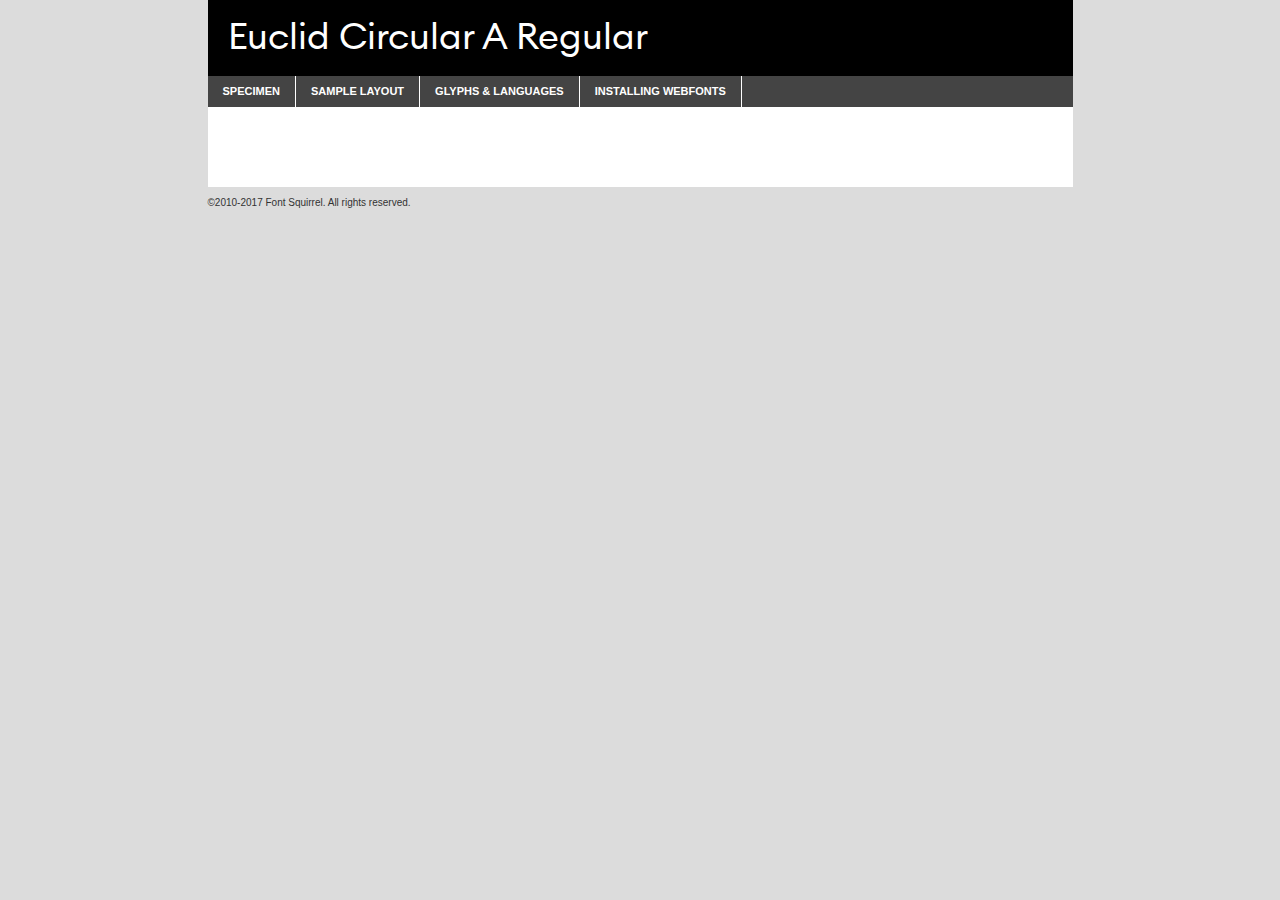
<file: euclid/webfontkit-20210307-160219/euclidcirculara-regular-demo.html>
<!DOCTYPE html PUBLIC "-//W3C//DTD XHTML 1.0 Transitional//EN"
	"http://www.w3.org/TR/xhtml1/DTD/xhtml1-transitional.dtd">

<html xmlns="http://www.w3.org/1999/xhtml" xml:lang="en" lang="en">
<head>
	<meta http-equiv="Content-Type" content="text/html; charset=utf-8" />
	<script src="http://ajax.googleapis.com/ajax/libs/jquery/1.7.2/jquery.min.js" type="text/javascript" charset="utf-8"></script>
	<script type="text/javascript">
	(function($){$.fn.easyTabs=function(option){var param=jQuery.extend({fadeSpeed:"fast",defaultContent:1,activeClass:'active'},option);$(this).each(function(){var thisId="#"+this.id;if(param.defaultContent==''){param.defaultContent=1;}
	if(typeof param.defaultContent=="number")
	{var defaultTab=$(thisId+" .tabs li:eq("+(param.defaultContent-1)+") a").attr('href').substr(1);}else{var defaultTab=param.defaultContent;}
	$(thisId+" .tabs li a").each(function(){var tabToHide=$(this).attr('href').substr(1);$("#"+tabToHide).addClass('easytabs-tab-content');});hideAll();changeContent(defaultTab);function hideAll(){$(thisId+" .easytabs-tab-content").hide();}
	function changeContent(tabId){hideAll();$(thisId+" .tabs li").removeClass(param.activeClass);$(thisId+" .tabs li a[href=#"+tabId+"]").closest('li').addClass(param.activeClass);if(param.fadeSpeed!="none")
	{$(thisId+" #"+tabId).fadeIn(param.fadeSpeed);}else{$(thisId+" #"+tabId).show();}}
	$(thisId+" .tabs li").click(function(){var tabId=$(this).find('a').attr('href').substr(1);changeContent(tabId);return false;});});}})(jQuery);
	</script>
	<link rel="stylesheet" href="specimen_files/specimen_stylesheet.css" type="text/css" charset="utf-8" />
	<link rel="stylesheet" href="stylesheet.css" type="text/css" charset="utf-8" />

	<style type="text/css">
					body{
				font-family: 'euclid_circular_aregular';
							}
		</style>

	<title>Euclid Circular A Regular Specimen</title>
	
	
	<script type="text/javascript" charset="utf-8">
		$(document).ready(function() {
			$('#container').easyTabs({defaultContent:1});
		});
	</script>
</head>

<body>
<div id="container">
	<div id="header">
		Euclid Circular A Regular	</div>
	<ul class="tabs">
		<li><a href="#specimen">Specimen</a></li>
		<li><a href="#layout">Sample Layout</a></li>
				<li><a href="#glyphs">Glyphs &amp; Languages</a></li>
		<li><a href="#installing">Installing Webfonts</a></li>
		
	</ul>
	
	<div id="main_content">

		
			<div id="specimen">
		
				<div class="section">
					<div class="grid12 firstcol">
						<div class="huge">AaBb</div>
					</div>
				</div>
		
				<div class="section">
					<div class="glyph_range">A&#x200B;B&#x200b;C&#x200b;D&#x200b;E&#x200b;F&#x200b;G&#x200b;H&#x200b;I&#x200b;J&#x200b;K&#x200b;L&#x200b;M&#x200b;N&#x200b;O&#x200b;P&#x200b;Q&#x200b;R&#x200b;S&#x200b;T&#x200b;U&#x200b;V&#x200b;W&#x200b;X&#x200b;Y&#x200b;Z&#x200b;a&#x200b;b&#x200b;c&#x200b;d&#x200b;e&#x200b;f&#x200b;g&#x200b;h&#x200b;i&#x200b;j&#x200b;k&#x200b;l&#x200b;m&#x200b;n&#x200b;o&#x200b;p&#x200b;q&#x200b;r&#x200b;s&#x200b;t&#x200b;u&#x200b;v&#x200b;w&#x200b;x&#x200b;y&#x200b;z&#x200b;1&#x200b;2&#x200b;3&#x200b;4&#x200b;5&#x200b;6&#x200b;7&#x200b;8&#x200b;9&#x200b;0&#x200b;&amp;&#x200b;.&#x200b;,&#x200b;?&#x200b;!&#x200b;&#64;&#x200b;(&#x200b;)&#x200b;#&#x200b;$&#x200b;%&#x200b;*&#x200b;+&#x200b;-&#x200b;=&#x200b;:&#x200b;;</div>
				</div>
				<div class="section">
					<div class="grid12 firstcol">
						<table class="sample_table">
							<tr><td>10</td><td class="size10">abcdefghijklmnopqrstuvwxyzABCDEFGHIJKLMNOPQRSTUVWXYZ0123456789abcdefghijklmnopqrstuvwxyzABCDEFGHIJKLMNOPQRSTUVWXYZ0123456789abcdefghijklmnopqrstuvwxyzABCDEFGHIJKLMNOPQRSTUVWXYZ</td></tr>
							<tr><td>11</td><td class="size11">abcdefghijklmnopqrstuvwxyzABCDEFGHIJKLMNOPQRSTUVWXYZ0123456789abcdefghijklmnopqrstuvwxyzABCDEFGHIJKLMNOPQRSTUVWXYZ0123456789abcdefghijklmnopqrstuvwxyzABCDEFGHIJKLMNOPQRSTUVWXYZ</td></tr>
							<tr><td>12</td><td class="size12">abcdefghijklmnopqrstuvwxyzABCDEFGHIJKLMNOPQRSTUVWXYZ0123456789abcdefghijklmnopqrstuvwxyzABCDEFGHIJKLMNOPQRSTUVWXYZ0123456789abcdefghijklmnopqrstuvwxyzABCDEFGHIJKLMNOPQRSTUVWXYZ</td></tr>
							<tr><td>13</td><td class="size13">abcdefghijklmnopqrstuvwxyzABCDEFGHIJKLMNOPQRSTUVWXYZ0123456789abcdefghijklmnopqrstuvwxyzABCDEFGHIJKLMNOPQRSTUVWXYZ0123456789abcdefghijklmnopqrstuvwxyzABCDEFGHIJKLMNOPQRSTUVWXYZ</td></tr>
							<tr><td>14</td><td class="size14">abcdefghijklmnopqrstuvwxyzABCDEFGHIJKLMNOPQRSTUVWXYZ0123456789abcdefghijklmnopqrstuvwxyzABCDEFGHIJKLMNOPQRSTUVWXYZ0123456789abcdefghijklmnopqrstuvwxyzABCDEFGHIJKLMNOPQRSTUVWXYZ</td></tr>
							<tr><td>16</td><td class="size16">abcdefghijklmnopqrstuvwxyzABCDEFGHIJKLMNOPQRSTUVWXYZ0123456789abcdefghijklmnopqrstuvwxyzABCDEFGHIJKLMNOPQRSTUVWXYZ</td></tr>
							<tr><td>18</td><td class="size18">abcdefghijklmnopqrstuvwxyzABCDEFGHIJKLMNOPQRSTUVWXYZ0123456789abcdefghijklmnopqrstuvwxyzABCDEFGHIJKLMNOPQRSTUVWXYZ</td></tr>
							<tr><td>20</td><td class="size20">abcdefghijklmnopqrstuvwxyzABCDEFGHIJKLMNOPQRSTUVWXYZ0123456789abcdefghijklmnopqrstuvwxyzABCDEFGHIJKLMNOPQRSTUVWXYZ</td></tr>
							<tr><td>24</td><td class="size24">abcdefghijklmnopqrstuvwxyzABCDEFGHIJKLMNOPQRSTUVWXYZ0123456789abcdefghijklmnopqrstuvwxyzABCDEFGHIJKLMNOPQRSTUVWXYZ</td></tr>
							<tr><td>30</td><td class="size30">abcdefghijklmnopqrstuvwxyzABCDEFGHIJKLMNOPQRSTUVWXYZ0123456789abcdefghijklmnopqrstuvwxyzABCDEFGHIJKLMNOPQRSTUVWXYZ</td></tr>
							<tr><td>36</td><td class="size36">abcdefghijklmnopqrstuvwxyzABCDEFGHIJKLMNOPQRSTUVWXYZ0123456789abcdefghijklmnopqrstuvwxyzABCDEFGHIJKLMNOPQRSTUVWXYZ</td></tr>
							<tr><td>48</td><td class="size48">abcdefghijklmnopqrstuvwxyzABCDEFGHIJKLMNOPQRSTUVWXYZ0123456789abcdefghijklmnopqrstuvwxyzABCDEFGHIJKLMNOPQRSTUVWXYZ</td></tr>
							<tr><td>60</td><td class="size60">abcdefghijklmnopqrstuvwxyzABCDEFGHIJKLMNOPQRSTUVWXYZ0123456789abcdefghijklmnopqrstuvwxyzABCDEFGHIJKLMNOPQRSTUVWXYZ</td></tr>
							<tr><td>72</td><td class="size72">abcdefghijklmnopqrstuvwxyzABCDEFGHIJKLMNOPQRSTUVWXYZ0123456789abcdefghijklmnopqrstuvwxyzABCDEFGHIJKLMNOPQRSTUVWXYZ</td></tr>
							<tr><td>90</td><td class="size90">abcdefghijklmnopqrstuvwxyzABCDEFGHIJKLMNOPQRSTUVWXYZ0123456789abcdefghijklmnopqrstuvwxyzABCDEFGHIJKLMNOPQRSTUVWXYZ</td></tr>
						</table>
				
					</div>
			
				</div>
		
		
		
								<div class="section" id="bodycomparison">


										<div id="xheight">
				<div class="fontbody">&#x25FC;&#x25FC;&#x25FC;&#x25FC;&#x25FC;&#x25FC;&#x25FC;&#x25FC;&#x25FC;&#x25FC;&#x25FC;&#x25FC;&#x25FC;&#x25FC;&#x25FC;&#x25FC;&#x25FC;&#x25FC;&#x25FC;&#x25FC;&#x25FC;&#x25FC;&#x25FC;&#x25FC;&#x25FC;&#x25FC;&#x25FC;&#x25FC;&#x25FC;&#x25FC;&#x25FC;&#x25FC;&#x25FC;&#x25FC;&#x25FC;&#x25FC;&#x25FC;&#x25FC;&#x25FC;&#x25FC;&#x25FC;&#x25FC;&#x25FC;&#x25FC;&#x25FC;&#x25FC;&#x25FC;&#x25FC;&#x25FC;&#x25FC;&#x25FC;&#x25FC;&#x25FC;&#x25FC;&#x25FC;&#x25FC;&#x25FC;&#x25FC;&#x25FC;&#x25FC;&#x25FC;&#x25FC;&#x25FC;&#x25FC;&#x25FC;&#x25FC;&#x25FC;&#x25FC;&#x25FC;&#x25FC;&#x25FC;&#x25FC;&#x25FC;&#x25FC;&#x25FC;&#x25FC;&#x25FC;&#x25FC;&#x25FC;&#x25FC;&#x25FC;&#x25FC;&#x25FC;&#x25FC;&#x25FC;&#x25FC;&#x25FC;&#x25FC;&#x25FC;&#x25FC;&#x25FC;&#x25FC;&#x25FC;&#x25FC;&#x25FC;&#x25FC;&#x25FC;&#x25FC;&#x25FC;body</div><div class="arialbody">body</div><div class="verdanabody">body</div><div class="georgiabody">body</div></div>
										<div class="fontbody" style="z-index:1">
											body<span>Euclid Circular A Regular</span>
										</div>
										<div class="arialbody" style="z-index:1">
											body<span>Arial</span>
										</div>
										<div class="verdanabody" style="z-index:1">
											body<span>Verdana</span>
										</div>
										<div class="georgiabody" style="z-index:1">
											body<span>Georgia</span>
										</div>



								</div>
		
		
				<div class="section psample psample_row1" id="">
					
					<div class="grid2 firstcol">
						<p class="size10"><span>10.</span>Aenean lacinia bibendum nulla sed consectetur. Fusce dapibus, tellus ac cursus commodo, tortor mauris condimentum nibh, ut fermentum massa justo sit amet risus. Nullam id dolor id nibh ultricies vehicula ut id elit. Cum sociis natoque penatibus et magnis dis parturient montes, nascetur ridiculus mus. Nulla vitae elit libero, a pharetra augue.</p>
			
					</div>
					<div class="grid3">
						<p class="size11"><span>11.</span>Aenean lacinia bibendum nulla sed consectetur. Fusce dapibus, tellus ac cursus commodo, tortor mauris condimentum nibh, ut fermentum massa justo sit amet risus. Nullam id dolor id nibh ultricies vehicula ut id elit. Cum sociis natoque penatibus et magnis dis parturient montes, nascetur ridiculus mus. Nulla vitae elit libero, a pharetra augue.</p>
			
					</div>
					<div class="grid3">
						<p class="size12"><span>12.</span>Aenean lacinia bibendum nulla sed consectetur. Fusce dapibus, tellus ac cursus commodo, tortor mauris condimentum nibh, ut fermentum massa justo sit amet risus. Nullam id dolor id nibh ultricies vehicula ut id elit. Cum sociis natoque penatibus et magnis dis parturient montes, nascetur ridiculus mus. Nulla vitae elit libero, a pharetra augue.</p>
			
					</div>
					<div class="grid4">
						<p class="size13"><span>13.</span>Aenean lacinia bibendum nulla sed consectetur. Fusce dapibus, tellus ac cursus commodo, tortor mauris condimentum nibh, ut fermentum massa justo sit amet risus. Nullam id dolor id nibh ultricies vehicula ut id elit. Cum sociis natoque penatibus et magnis dis parturient montes, nascetur ridiculus mus. Nulla vitae elit libero, a pharetra augue.</p>
			
					</div>
					<div class="white_blend"></div>
					
				</div>
				<div class="section psample psample_row2" id="">
					<div class="grid3 firstcol">
						<p class="size14"><span>14.</span>Aenean lacinia bibendum nulla sed consectetur. Fusce dapibus, tellus ac cursus commodo, tortor mauris condimentum nibh, ut fermentum massa justo sit amet risus. Nullam id dolor id nibh ultricies vehicula ut id elit. Cum sociis natoque penatibus et magnis dis parturient montes, nascetur ridiculus mus. Nulla vitae elit libero, a pharetra augue.</p>
			
					</div>
					<div class="grid4">
						<p class="size16"><span>16.</span>Aenean lacinia bibendum nulla sed consectetur. Fusce dapibus, tellus ac cursus commodo, tortor mauris condimentum nibh, ut fermentum massa justo sit amet risus. Nullam id dolor id nibh ultricies vehicula ut id elit. Cum sociis natoque penatibus et magnis dis parturient montes, nascetur ridiculus mus. Nulla vitae elit libero, a pharetra augue.</p>
			
					</div>
					<div class="grid5">
						<p class="size18"><span>18.</span>Aenean lacinia bibendum nulla sed consectetur. Fusce dapibus, tellus ac cursus commodo, tortor mauris condimentum nibh, ut fermentum massa justo sit amet risus. Nullam id dolor id nibh ultricies vehicula ut id elit. Cum sociis natoque penatibus et magnis dis parturient montes, nascetur ridiculus mus. Nulla vitae elit libero, a pharetra augue.</p>
			
					</div>

					<div class="white_blend"></div>

				</div>
				
				<div class="section psample psample_row3" id="">
					<div class="grid5 firstcol">
						<p class="size20"><span>20.</span>Aenean lacinia bibendum nulla sed consectetur. Fusce dapibus, tellus ac cursus commodo, tortor mauris condimentum nibh, ut fermentum massa justo sit amet risus. Nullam id dolor id nibh ultricies vehicula ut id elit. Cum sociis natoque penatibus et magnis dis parturient montes, nascetur ridiculus mus. Nulla vitae elit libero, a pharetra augue.</p>
					</div>
					<div class="grid7">
						<p class="size24"><span>24.</span>Aenean lacinia bibendum nulla sed consectetur. Fusce dapibus, tellus ac cursus commodo, tortor mauris condimentum nibh, ut fermentum massa justo sit amet risus. Nullam id dolor id nibh ultricies vehicula ut id elit. Cum sociis natoque penatibus et magnis dis parturient montes, nascetur ridiculus mus. Nulla vitae elit libero, a pharetra augue.</p>
					</div>
					
					<div class="white_blend"></div>
					
				</div>
				
				<div class="section psample psample_row4" id="">
					<div class="grid12 firstcol">
						<p class="size30"><span>30.</span>Aenean lacinia bibendum nulla sed consectetur. Fusce dapibus, tellus ac cursus commodo, tortor mauris condimentum nibh, ut fermentum massa justo sit amet risus. Nullam id dolor id nibh ultricies vehicula ut id elit. Cum sociis natoque penatibus et magnis dis parturient montes, nascetur ridiculus mus. Nulla vitae elit libero, a pharetra augue.</p>
					</div>
					<div class="white_blend"></div>
					
				</div>
				
				
				
				<div class="section psample psample_row1 fullreverse">
					<div class="grid2 firstcol">
						<p class="size10"><span>10.</span>Aenean lacinia bibendum nulla sed consectetur. Fusce dapibus, tellus ac cursus commodo, tortor mauris condimentum nibh, ut fermentum massa justo sit amet risus. Nullam id dolor id nibh ultricies vehicula ut id elit. Cum sociis natoque penatibus et magnis dis parturient montes, nascetur ridiculus mus. Nulla vitae elit libero, a pharetra augue.</p>
			
					</div>
					<div class="grid3">
						<p class="size11"><span>11.</span>Aenean lacinia bibendum nulla sed consectetur. Fusce dapibus, tellus ac cursus commodo, tortor mauris condimentum nibh, ut fermentum massa justo sit amet risus. Nullam id dolor id nibh ultricies vehicula ut id elit. Cum sociis natoque penatibus et magnis dis parturient montes, nascetur ridiculus mus. Nulla vitae elit libero, a pharetra augue.</p>
			
					</div>
					<div class="grid3">
						<p class="size12"><span>12.</span>Aenean lacinia bibendum nulla sed consectetur. Fusce dapibus, tellus ac cursus commodo, tortor mauris condimentum nibh, ut fermentum massa justo sit amet risus. Nullam id dolor id nibh ultricies vehicula ut id elit. Cum sociis natoque penatibus et magnis dis parturient montes, nascetur ridiculus mus. Nulla vitae elit libero, a pharetra augue.</p>
			
					</div>
					<div class="grid4">
						<p class="size13"><span>13.</span>Aenean lacinia bibendum nulla sed consectetur. Fusce dapibus, tellus ac cursus commodo, tortor mauris condimentum nibh, ut fermentum massa justo sit amet risus. Nullam id dolor id nibh ultricies vehicula ut id elit. Cum sociis natoque penatibus et magnis dis parturient montes, nascetur ridiculus mus. Nulla vitae elit libero, a pharetra augue.</p>
			
					</div>
					<div class="black_blend"></div>
					
				</div>
				
				<div class="section psample psample_row2 fullreverse">
					<div class="grid3 firstcol">
						<p class="size14"><span>14.</span>Aenean lacinia bibendum nulla sed consectetur. Fusce dapibus, tellus ac cursus commodo, tortor mauris condimentum nibh, ut fermentum massa justo sit amet risus. Nullam id dolor id nibh ultricies vehicula ut id elit. Cum sociis natoque penatibus et magnis dis parturient montes, nascetur ridiculus mus. Nulla vitae elit libero, a pharetra augue.</p>
			
					</div>
					<div class="grid4">
						<p class="size16"><span>16.</span>Aenean lacinia bibendum nulla sed consectetur. Fusce dapibus, tellus ac cursus commodo, tortor mauris condimentum nibh, ut fermentum massa justo sit amet risus. Nullam id dolor id nibh ultricies vehicula ut id elit. Cum sociis natoque penatibus et magnis dis parturient montes, nascetur ridiculus mus. Nulla vitae elit libero, a pharetra augue.</p>
			
					</div>
					<div class="grid5">
						<p class="size18"><span>18.</span>Aenean lacinia bibendum nulla sed consectetur. Fusce dapibus, tellus ac cursus commodo, tortor mauris condimentum nibh, ut fermentum massa justo sit amet risus. Nullam id dolor id nibh ultricies vehicula ut id elit. Cum sociis natoque penatibus et magnis dis parturient montes, nascetur ridiculus mus. Nulla vitae elit libero, a pharetra augue.</p>
			
					</div>
					<div class="black_blend"></div>

				</div>
				
				<div class="section psample fullreverse psample_row3" id="">
					<div class="grid5 firstcol">
						<p class="size20"><span>20.</span>Aenean lacinia bibendum nulla sed consectetur. Fusce dapibus, tellus ac cursus commodo, tortor mauris condimentum nibh, ut fermentum massa justo sit amet risus. Nullam id dolor id nibh ultricies vehicula ut id elit. Cum sociis natoque penatibus et magnis dis parturient montes, nascetur ridiculus mus. Nulla vitae elit libero, a pharetra augue.</p>
					</div>
					<div class="grid7">
						<p class="size24"><span>24.</span>Aenean lacinia bibendum nulla sed consectetur. Fusce dapibus, tellus ac cursus commodo, tortor mauris condimentum nibh, ut fermentum massa justo sit amet risus. Nullam id dolor id nibh ultricies vehicula ut id elit. Cum sociis natoque penatibus et magnis dis parturient montes, nascetur ridiculus mus. Nulla vitae elit libero, a pharetra augue.</p>
					</div>
					
					<div class="black_blend"></div>
					
				</div>
				
				<div class="section psample fullreverse psample_row4" id="" style="border-bottom: 20px #000 solid;">
					<div class="grid12 firstcol">
						<p class="size30"><span>30.</span>Aenean lacinia bibendum nulla sed consectetur. Fusce dapibus, tellus ac cursus commodo, tortor mauris condimentum nibh, ut fermentum massa justo sit amet risus. Nullam id dolor id nibh ultricies vehicula ut id elit. Cum sociis natoque penatibus et magnis dis parturient montes, nascetur ridiculus mus. Nulla vitae elit libero, a pharetra augue.</p>
					</div>
					<div class="black_blend"></div>
					
				</div>
				
				
				
				
			</div>
			
			<div id="layout">
				
				<div class="section">
					
					<div class="grid12 firstcol">
						<h1>Lorem Ipsum Dolor</h1>
						<h2>Etiam porta sem malesuada magna mollis euismod</h2>
						
						<p class="byline">By <a href="#link">Aenean Lacinia</a></p>
					</div>
				</div>
				<div class="section">
					<div class="grid8 firstcol">
						<p class="large">Donec sed odio dui. Morbi leo risus, porta ac consectetur ac, vestibulum at eros. Fusce dapibus, tellus ac cursus commodo, tortor mauris condimentum nibh, ut fermentum massa justo sit amet risus. </p>

						
						<h3>Pellentesque ornare sem</h3>

						<p>Maecenas sed diam eget risus varius blandit sit amet non magna. Maecenas faucibus mollis interdum. Donec ullamcorper nulla non metus auctor fringilla. Nullam id dolor id nibh ultricies vehicula ut id elit. Nullam id dolor id nibh ultricies vehicula ut id elit. </p>

						<p>Aenean eu leo quam. Pellentesque ornare sem lacinia quam venenatis vestibulum. Lorem ipsum dolor sit amet, consectetur adipiscing elit. Cum sociis natoque penatibus et magnis dis parturient montes, nascetur ridiculus mus. </p>

						<p>Nulla vitae elit libero, a pharetra augue. Praesent commodo cursus magna, vel scelerisque nisl consectetur et. Aenean lacinia bibendum nulla sed consectetur. </p>

						<p>Nullam quis risus eget urna mollis ornare vel eu leo. Nullam quis risus eget urna mollis ornare vel eu leo. Maecenas sed diam eget risus varius blandit sit amet non magna. Donec ullamcorper nulla non metus auctor fringilla. </p>

						<h3>Cras mattis consectetur</h3>

						<p>Aenean eu leo quam. Pellentesque ornare sem lacinia quam venenatis vestibulum. Aenean lacinia bibendum nulla sed consectetur. Integer posuere erat a ante venenatis dapibus posuere velit aliquet. Cras mattis consectetur purus sit amet fermentum. </p>

						<p>Nullam id dolor id nibh ultricies vehicula ut id elit. Nullam quis risus eget urna mollis ornare vel eu leo. Cras mattis consectetur purus sit amet fermentum.</p>
					</div>
					
					<div class="grid4 sidebar">
						
						<div class="box reverse">
							<p class="last">Nullam quis risus eget urna mollis ornare vel eu leo. Donec ullamcorper nulla non metus auctor fringilla. Cras mattis consectetur purus sit amet fermentum. Sed posuere consectetur est at lobortis. Lorem ipsum dolor sit amet, consectetur adipiscing elit. </p>
						</div>
						
						<p class="caption">Maecenas sed diam eget risus varius.</p>

						<p>Vestibulum id ligula porta felis euismod semper. Integer posuere erat a ante venenatis dapibus posuere velit aliquet. Vestibulum id ligula porta felis euismod semper. Sed posuere consectetur est at lobortis. Maecenas sed diam eget risus varius blandit sit amet non magna. Fusce dapibus, tellus ac cursus commodo, tortor mauris condimentum nibh, ut fermentum massa justo sit amet risus. </p>

					

						<p>Duis mollis, est non commodo luctus, nisi erat porttitor ligula, eget lacinia odio sem nec elit. Aenean lacinia bibendum nulla sed consectetur. Vivamus sagittis lacus vel augue laoreet rutrum faucibus dolor auctor. Aenean lacinia bibendum nulla sed consectetur. Nullam quis risus eget urna mollis ornare vel eu leo. </p>

						<p>Praesent commodo cursus magna, vel scelerisque nisl consectetur et. Donec ullamcorper nulla non metus auctor fringilla. Maecenas faucibus mollis interdum. Fusce dapibus, tellus ac cursus commodo, tortor mauris condimentum nibh, ut fermentum massa justo sit amet risus. </p>

					</div>
				</div>
				
			</div>


			



		<div id="glyphs">
			<div class="section">
				<div class="grid12 firstcol">
			
				<h1>Language Support</h1>
				<p>The subset of Euclid Circular A Regular in this kit supports the following languages:<br />
			
					Albanian, Basque, Breton, Chamorro, Danish, Dutch, English, Faroese, Finnish, French, Frisian, Galician, German, Icelandic, Italian, Malagasy, Norwegian, Portuguese, Spanish, Alsatian, Aragonese, Arapaho, Arrernte, Asturian, Aymara, Bislama, Cebuano, Corsican, Fijian, French_creole, Genoese, Gilbertese, Greenlandic, Haitian_creole, Hiligaynon, Hmong, Hopi, Ibanag, Iloko_ilokano, Indonesian, Interglossa_glosa, Interlingua, Irish_gaelic, Jerriais, Lojban, Lombard, Luxembourgeois, Manx, Mohawk, Norfolk_pitcairnese, Occitan, Oromo, Pangasinan, Papiamento, Piedmontese, Potawatomi, Rhaeto-romance, Romansh, Rotokas, Sami_lule, Samoan, Sardinian, Scots_gaelic, Seychelles_creole, Shona, Sicilian, Somali, Southern_ndebele, Swahili, Swati_swazi, Tagalog_filipino_pilipino, Tetum, Tok_pisin, Uyghur_latinized, Volapuk, Walloon, Warlpiri, Xhosa, Yapese, Zulu, Latinbasic, Ubasic, Demo				</p>
				<h1>Glyph Chart</h1>
				<p>The subset of Euclid Circular A Regular in this kit includes all the glyphs listed below. Unicode entities are included above each glyph to help you insert individual characters into your layout.</p>
				<div id="glyph_chart">
			
																				 <div><p>&amp;#32;</p>&#32;</div>
																				 <div><p>&amp;#33;</p>&#33;</div>
																				 <div><p>&amp;#34;</p>&#34;</div>
																				 <div><p>&amp;#35;</p>&#35;</div>
																				 <div><p>&amp;#36;</p>&#36;</div>
																				 <div><p>&amp;#37;</p>&#37;</div>
																				 <div><p>&amp;#38;</p>&#38;</div>
																				 <div><p>&amp;#39;</p>&#39;</div>
																				 <div><p>&amp;#40;</p>&#40;</div>
																				 <div><p>&amp;#41;</p>&#41;</div>
																				 <div><p>&amp;#42;</p>&#42;</div>
																				 <div><p>&amp;#43;</p>&#43;</div>
																				 <div><p>&amp;#44;</p>&#44;</div>
																				 <div><p>&amp;#45;</p>&#45;</div>
																				 <div><p>&amp;#46;</p>&#46;</div>
																				 <div><p>&amp;#47;</p>&#47;</div>
																				 <div><p>&amp;#48;</p>&#48;</div>
																				 <div><p>&amp;#49;</p>&#49;</div>
																				 <div><p>&amp;#50;</p>&#50;</div>
																				 <div><p>&amp;#51;</p>&#51;</div>
																				 <div><p>&amp;#52;</p>&#52;</div>
																				 <div><p>&amp;#53;</p>&#53;</div>
																				 <div><p>&amp;#54;</p>&#54;</div>
																				 <div><p>&amp;#55;</p>&#55;</div>
																				 <div><p>&amp;#56;</p>&#56;</div>
																				 <div><p>&amp;#57;</p>&#57;</div>
																				 <div><p>&amp;#58;</p>&#58;</div>
																				 <div><p>&amp;#59;</p>&#59;</div>
																				 <div><p>&amp;#60;</p>&#60;</div>
																				 <div><p>&amp;#61;</p>&#61;</div>
																				 <div><p>&amp;#62;</p>&#62;</div>
																				 <div><p>&amp;#63;</p>&#63;</div>
																				 <div><p>&amp;#64;</p>&#64;</div>
																				 <div><p>&amp;#65;</p>&#65;</div>
																				 <div><p>&amp;#66;</p>&#66;</div>
																				 <div><p>&amp;#67;</p>&#67;</div>
																				 <div><p>&amp;#68;</p>&#68;</div>
																				 <div><p>&amp;#69;</p>&#69;</div>
																				 <div><p>&amp;#70;</p>&#70;</div>
																				 <div><p>&amp;#71;</p>&#71;</div>
																				 <div><p>&amp;#72;</p>&#72;</div>
																				 <div><p>&amp;#73;</p>&#73;</div>
																				 <div><p>&amp;#74;</p>&#74;</div>
																				 <div><p>&amp;#75;</p>&#75;</div>
																				 <div><p>&amp;#76;</p>&#76;</div>
																				 <div><p>&amp;#77;</p>&#77;</div>
																				 <div><p>&amp;#78;</p>&#78;</div>
																				 <div><p>&amp;#79;</p>&#79;</div>
																				 <div><p>&amp;#80;</p>&#80;</div>
																				 <div><p>&amp;#81;</p>&#81;</div>
																				 <div><p>&amp;#82;</p>&#82;</div>
																				 <div><p>&amp;#83;</p>&#83;</div>
																				 <div><p>&amp;#84;</p>&#84;</div>
																				 <div><p>&amp;#85;</p>&#85;</div>
																				 <div><p>&amp;#86;</p>&#86;</div>
																				 <div><p>&amp;#87;</p>&#87;</div>
																				 <div><p>&amp;#88;</p>&#88;</div>
																				 <div><p>&amp;#89;</p>&#89;</div>
																				 <div><p>&amp;#90;</p>&#90;</div>
																				 <div><p>&amp;#91;</p>&#91;</div>
																				 <div><p>&amp;#92;</p>&#92;</div>
																				 <div><p>&amp;#93;</p>&#93;</div>
																				 <div><p>&amp;#94;</p>&#94;</div>
																				 <div><p>&amp;#95;</p>&#95;</div>
																				 <div><p>&amp;#96;</p>&#96;</div>
																				 <div><p>&amp;#97;</p>&#97;</div>
																				 <div><p>&amp;#98;</p>&#98;</div>
																				 <div><p>&amp;#99;</p>&#99;</div>
																				 <div><p>&amp;#100;</p>&#100;</div>
																				 <div><p>&amp;#101;</p>&#101;</div>
																				 <div><p>&amp;#102;</p>&#102;</div>
																				 <div><p>&amp;#103;</p>&#103;</div>
																				 <div><p>&amp;#104;</p>&#104;</div>
																				 <div><p>&amp;#105;</p>&#105;</div>
																				 <div><p>&amp;#106;</p>&#106;</div>
																				 <div><p>&amp;#107;</p>&#107;</div>
																				 <div><p>&amp;#108;</p>&#108;</div>
																				 <div><p>&amp;#109;</p>&#109;</div>
																				 <div><p>&amp;#110;</p>&#110;</div>
																				 <div><p>&amp;#111;</p>&#111;</div>
																				 <div><p>&amp;#112;</p>&#112;</div>
																				 <div><p>&amp;#113;</p>&#113;</div>
																				 <div><p>&amp;#114;</p>&#114;</div>
																				 <div><p>&amp;#115;</p>&#115;</div>
																				 <div><p>&amp;#116;</p>&#116;</div>
																				 <div><p>&amp;#117;</p>&#117;</div>
																				 <div><p>&amp;#118;</p>&#118;</div>
																				 <div><p>&amp;#119;</p>&#119;</div>
																				 <div><p>&amp;#120;</p>&#120;</div>
																				 <div><p>&amp;#121;</p>&#121;</div>
																				 <div><p>&amp;#122;</p>&#122;</div>
																				 <div><p>&amp;#123;</p>&#123;</div>
																				 <div><p>&amp;#124;</p>&#124;</div>
																				 <div><p>&amp;#125;</p>&#125;</div>
																				 <div><p>&amp;#126;</p>&#126;</div>
																				 <div><p>&amp;#160;</p>&#160;</div>
																				 <div><p>&amp;#161;</p>&#161;</div>
																				 <div><p>&amp;#162;</p>&#162;</div>
																				 <div><p>&amp;#163;</p>&#163;</div>
																				 <div><p>&amp;#165;</p>&#165;</div>
																				 <div><p>&amp;#166;</p>&#166;</div>
																				 <div><p>&amp;#167;</p>&#167;</div>
																				 <div><p>&amp;#168;</p>&#168;</div>
																				 <div><p>&amp;#169;</p>&#169;</div>
																				 <div><p>&amp;#170;</p>&#170;</div>
																				 <div><p>&amp;#171;</p>&#171;</div>
																				 <div><p>&amp;#173;</p>&#173;</div>
																				 <div><p>&amp;#174;</p>&#174;</div>
																				 <div><p>&amp;#175;</p>&#175;</div>
																				 <div><p>&amp;#176;</p>&#176;</div>
																				 <div><p>&amp;#178;</p>&#178;</div>
																				 <div><p>&amp;#179;</p>&#179;</div>
																				 <div><p>&amp;#180;</p>&#180;</div>
																				 <div><p>&amp;#182;</p>&#182;</div>
																				 <div><p>&amp;#183;</p>&#183;</div>
																				 <div><p>&amp;#184;</p>&#184;</div>
																				 <div><p>&amp;#185;</p>&#185;</div>
																				 <div><p>&amp;#186;</p>&#186;</div>
																				 <div><p>&amp;#187;</p>&#187;</div>
																				 <div><p>&amp;#188;</p>&#188;</div>
																				 <div><p>&amp;#189;</p>&#189;</div>
																				 <div><p>&amp;#190;</p>&#190;</div>
																				 <div><p>&amp;#191;</p>&#191;</div>
																				 <div><p>&amp;#192;</p>&#192;</div>
																				 <div><p>&amp;#193;</p>&#193;</div>
																				 <div><p>&amp;#194;</p>&#194;</div>
																				 <div><p>&amp;#195;</p>&#195;</div>
																				 <div><p>&amp;#196;</p>&#196;</div>
																				 <div><p>&amp;#197;</p>&#197;</div>
																				 <div><p>&amp;#198;</p>&#198;</div>
																				 <div><p>&amp;#199;</p>&#199;</div>
																				 <div><p>&amp;#200;</p>&#200;</div>
																				 <div><p>&amp;#201;</p>&#201;</div>
																				 <div><p>&amp;#202;</p>&#202;</div>
																				 <div><p>&amp;#203;</p>&#203;</div>
																				 <div><p>&amp;#204;</p>&#204;</div>
																				 <div><p>&amp;#205;</p>&#205;</div>
																				 <div><p>&amp;#206;</p>&#206;</div>
																				 <div><p>&amp;#207;</p>&#207;</div>
																				 <div><p>&amp;#208;</p>&#208;</div>
																				 <div><p>&amp;#209;</p>&#209;</div>
																				 <div><p>&amp;#210;</p>&#210;</div>
																				 <div><p>&amp;#211;</p>&#211;</div>
																				 <div><p>&amp;#212;</p>&#212;</div>
																				 <div><p>&amp;#213;</p>&#213;</div>
																				 <div><p>&amp;#214;</p>&#214;</div>
																				 <div><p>&amp;#215;</p>&#215;</div>
																				 <div><p>&amp;#216;</p>&#216;</div>
																				 <div><p>&amp;#217;</p>&#217;</div>
																				 <div><p>&amp;#218;</p>&#218;</div>
																				 <div><p>&amp;#219;</p>&#219;</div>
																				 <div><p>&amp;#220;</p>&#220;</div>
																				 <div><p>&amp;#221;</p>&#221;</div>
																				 <div><p>&amp;#222;</p>&#222;</div>
																				 <div><p>&amp;#223;</p>&#223;</div>
																				 <div><p>&amp;#224;</p>&#224;</div>
																				 <div><p>&amp;#225;</p>&#225;</div>
																				 <div><p>&amp;#226;</p>&#226;</div>
																				 <div><p>&amp;#227;</p>&#227;</div>
																				 <div><p>&amp;#228;</p>&#228;</div>
																				 <div><p>&amp;#229;</p>&#229;</div>
																				 <div><p>&amp;#230;</p>&#230;</div>
																				 <div><p>&amp;#231;</p>&#231;</div>
																				 <div><p>&amp;#232;</p>&#232;</div>
																				 <div><p>&amp;#233;</p>&#233;</div>
																				 <div><p>&amp;#234;</p>&#234;</div>
																				 <div><p>&amp;#235;</p>&#235;</div>
																				 <div><p>&amp;#236;</p>&#236;</div>
																				 <div><p>&amp;#237;</p>&#237;</div>
																				 <div><p>&amp;#238;</p>&#238;</div>
																				 <div><p>&amp;#239;</p>&#239;</div>
																				 <div><p>&amp;#240;</p>&#240;</div>
																				 <div><p>&amp;#241;</p>&#241;</div>
																				 <div><p>&amp;#242;</p>&#242;</div>
																				 <div><p>&amp;#243;</p>&#243;</div>
																				 <div><p>&amp;#244;</p>&#244;</div>
																				 <div><p>&amp;#245;</p>&#245;</div>
																				 <div><p>&amp;#246;</p>&#246;</div>
																				 <div><p>&amp;#248;</p>&#248;</div>
																				 <div><p>&amp;#249;</p>&#249;</div>
																				 <div><p>&amp;#250;</p>&#250;</div>
																				 <div><p>&amp;#251;</p>&#251;</div>
																				 <div><p>&amp;#252;</p>&#252;</div>
																				 <div><p>&amp;#253;</p>&#253;</div>
																				 <div><p>&amp;#254;</p>&#254;</div>
																				 <div><p>&amp;#255;</p>&#255;</div>
																				 <div><p>&amp;#338;</p>&#338;</div>
																				 <div><p>&amp;#339;</p>&#339;</div>
																				 <div><p>&amp;#376;</p>&#376;</div>
																				 <div><p>&amp;#710;</p>&#710;</div>
																				 <div><p>&amp;#732;</p>&#732;</div>
																				 <div><p>&amp;#8192;</p>&#8192;</div>
																				 <div><p>&amp;#8193;</p>&#8193;</div>
																				 <div><p>&amp;#8194;</p>&#8194;</div>
																				 <div><p>&amp;#8195;</p>&#8195;</div>
																				 <div><p>&amp;#8196;</p>&#8196;</div>
																				 <div><p>&amp;#8197;</p>&#8197;</div>
																				 <div><p>&amp;#8198;</p>&#8198;</div>
																				 <div><p>&amp;#8199;</p>&#8199;</div>
																				 <div><p>&amp;#8200;</p>&#8200;</div>
																				 <div><p>&amp;#8201;</p>&#8201;</div>
																				 <div><p>&amp;#8202;</p>&#8202;</div>
																				 <div><p>&amp;#8208;</p>&#8208;</div>
																				 <div><p>&amp;#8209;</p>&#8209;</div>
																				 <div><p>&amp;#8210;</p>&#8210;</div>
																				 <div><p>&amp;#8211;</p>&#8211;</div>
																				 <div><p>&amp;#8212;</p>&#8212;</div>
																				 <div><p>&amp;#8216;</p>&#8216;</div>
																				 <div><p>&amp;#8217;</p>&#8217;</div>
																				 <div><p>&amp;#8218;</p>&#8218;</div>
																				 <div><p>&amp;#8220;</p>&#8220;</div>
																				 <div><p>&amp;#8221;</p>&#8221;</div>
																				 <div><p>&amp;#8222;</p>&#8222;</div>
																				 <div><p>&amp;#8226;</p>&#8226;</div>
																				 <div><p>&amp;#8230;</p>&#8230;</div>
																				 <div><p>&amp;#8239;</p>&#8239;</div>
																				 <div><p>&amp;#8249;</p>&#8249;</div>
																				 <div><p>&amp;#8250;</p>&#8250;</div>
																				 <div><p>&amp;#8287;</p>&#8287;</div>
																				 <div><p>&amp;#8364;</p>&#8364;</div>
																				 <div><p>&amp;#8482;</p>&#8482;</div>
																				 <div><p>&amp;#9724;</p>&#9724;</div>
																				 <div><p>&amp;#64257;</p>&#64257;</div>
																				 <div><p>&amp;#64258;</p>&#64258;</div>
																				 <div><p>&amp;#64259;</p>&#64259;</div>
																				 <div><p>&amp;#64260;</p>&#64260;</div>
																																																</div>	
				</div>
		
		
			</div>
		</div>
		
		
		<div id="specs">
			
		</div>
	
		<div id="installing">
			<div class="section">
				<div class="grid7 firstcol">
					<h1>Installing Webfonts</h1>
					
					<p>Webfonts are supported by all major browser platforms but not all in the same way. There are currently four different font formats that must be included in order to target all browsers. This includes TTF, WOFF, EOT and SVG.</p>
					
					<h2>1. Upload your webfonts</h2>
					<p>You must upload your webfont kit to your website. They should be in or near the same directory as your CSS files.</p>
					
					<h2>2. Include the webfont stylesheet</h2>
					<p>A special CSS @font-face declaration helps the various browsers select the appropriate font it needs without causing you a bunch of headaches. Learn more about this syntax by reading the <a href="https://www.fontspring.com/blog/further-hardening-of-the-bulletproof-syntax">Fontspring blog post</a> about it. The code for it is as follows:</p>


<code>
@font-face{ 
	font-family: 'MyWebFont';
	src: url('WebFont.eot');
	src: url('WebFont.eot?#iefix') format('embedded-opentype'),
	     url('WebFont.woff') format('woff'),
	     url('WebFont.ttf') format('truetype'),
	     url('WebFont.svg#webfont') format('svg');
}
</code>

	<p>We've already gone ahead and generated the code for you. All you have to do is link to the stylesheet in your HTML, like this:</p>
	<code>&lt;link rel=&quot;stylesheet&quot; href=&quot;stylesheet.css&quot; type=&quot;text/css&quot; charset=&quot;utf-8&quot; /&gt;</code>

					<h2>3. Modify your own stylesheet</h2>
					<p>To take advantage of your new fonts, you must tell your stylesheet to use them. Look at the original @font-face declaration above and find the property called "font-family." The name linked there will be what you use to reference the font. Prepend that webfont name to the font stack in the "font-family" property, inside the selector you want to change. For example:</p>
<code>p { font-family: 'WebFont', Arial, sans-serif; }</code>

<h2>4. Test</h2>
<p>Getting webfonts to work cross-browser <em>can</em> be tricky. Use the information in the sidebar to help you if you find that fonts aren't loading in a particular browser.</p>
				</div>
				
				<div class="grid5 sidebar">
					<div class="box">
						<h2>Troubleshooting<br />Font-Face Problems</h2>
						<p>Having trouble getting your webfonts to load in your new website? Here are some tips to sort out what might be the problem.</p>

						<h3>Fonts not showing in any browser</h3>

						<p>This sounds like you need to work on the plumbing. You either did not upload the fonts to the correct directory, or you did not link the fonts properly in the CSS. If you've confirmed that all this is correct and you still have a problem, take a look at your .htaccess file and see if requests are getting intercepted.</p>

						<h3>Fonts not loading in iPhone or iPad</h3>

						<p>The most common problem here is that you are serving the fonts from an IIS server. IIS refuses to serve files that have unknown MIME types. If that is the case, you must set the MIME type for SVG to "image/svg+xml" in the server settings. Follow these instructions from Microsoft if you need help.</p>

						<h3>Fonts not loading in Firefox</h3>

						<p>The primary reason for this failure? You are still using a version Firefox older than 3.5. So upgrade already! If that isn't it, then you are very likely serving fonts from a different domain. Firefox requires that all font assets be served from the same domain. Lastly it is possible that you need to add WOFF to your list of MIME types (if you are serving via IIS.)</p>

						<h3>Fonts not loading in IE</h3>

						<p>Are you looking at Internet Explorer on an actual Windows machine or are you cheating by using a service like Adobe BrowserLab? Many of these screenshot services do not render @font-face for IE. Best to test it on a real machine.</p>

						<h3>Fonts not loading in IE9</h3>

						<p>IE9, like Firefox, requires that fonts be served from the same domain as the website. Make sure that is the case.</p>
					</div>
				</div>
			</div>
			
		</div>
	
	</div>
	<div id="footer">
		<p>&copy;2010-2017 Font Squirrel. All rights reserved.</p>
	</div>
</div>
</body>
</html>
</file>
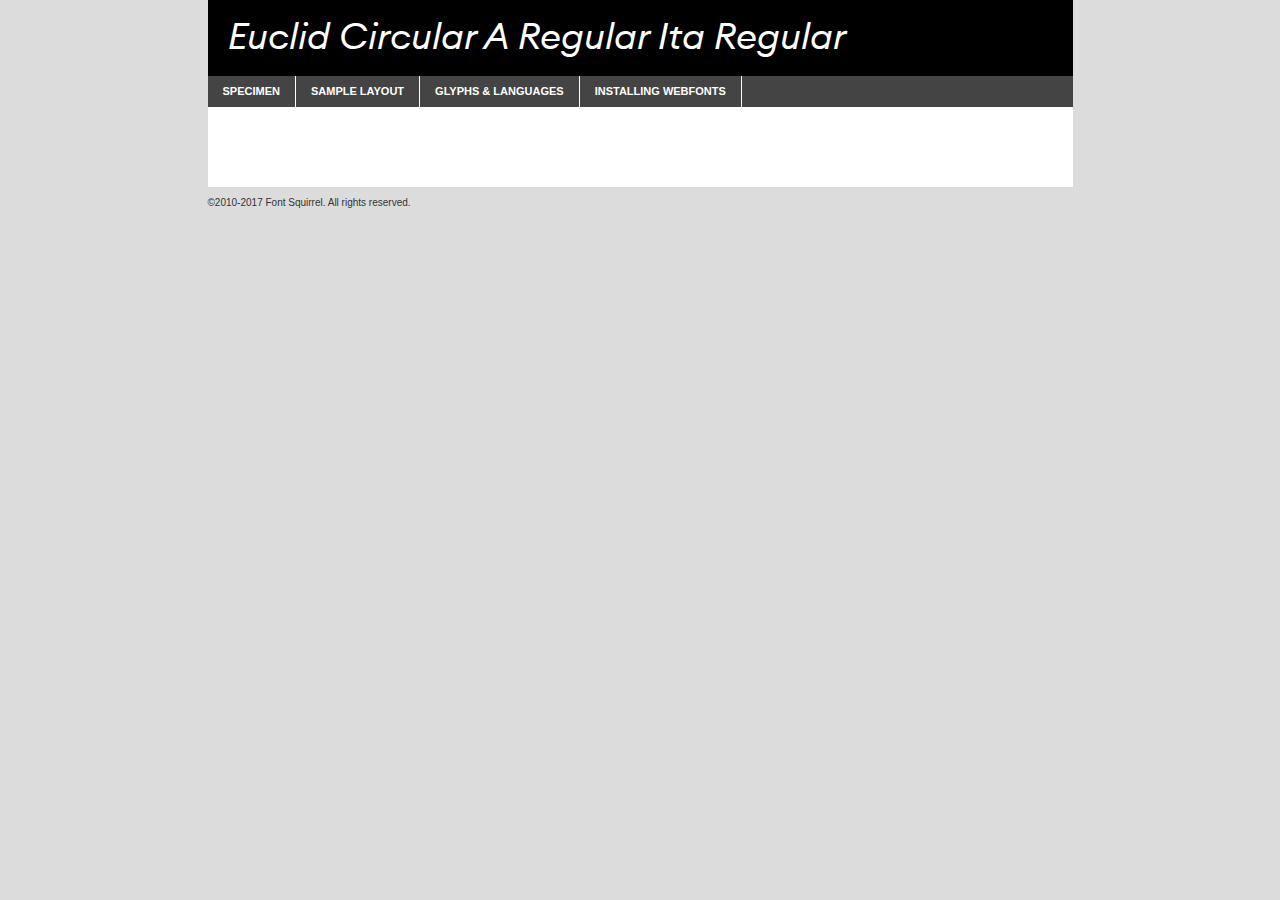
<file: euclid/webfontkit-20210307-160219/euclidcirculara-regularitalic-demo.html>
<!DOCTYPE html PUBLIC "-//W3C//DTD XHTML 1.0 Transitional//EN"
	"http://www.w3.org/TR/xhtml1/DTD/xhtml1-transitional.dtd">

<html xmlns="http://www.w3.org/1999/xhtml" xml:lang="en" lang="en">
<head>
	<meta http-equiv="Content-Type" content="text/html; charset=utf-8" />
	<script src="http://ajax.googleapis.com/ajax/libs/jquery/1.7.2/jquery.min.js" type="text/javascript" charset="utf-8"></script>
	<script type="text/javascript">
	(function($){$.fn.easyTabs=function(option){var param=jQuery.extend({fadeSpeed:"fast",defaultContent:1,activeClass:'active'},option);$(this).each(function(){var thisId="#"+this.id;if(param.defaultContent==''){param.defaultContent=1;}
	if(typeof param.defaultContent=="number")
	{var defaultTab=$(thisId+" .tabs li:eq("+(param.defaultContent-1)+") a").attr('href').substr(1);}else{var defaultTab=param.defaultContent;}
	$(thisId+" .tabs li a").each(function(){var tabToHide=$(this).attr('href').substr(1);$("#"+tabToHide).addClass('easytabs-tab-content');});hideAll();changeContent(defaultTab);function hideAll(){$(thisId+" .easytabs-tab-content").hide();}
	function changeContent(tabId){hideAll();$(thisId+" .tabs li").removeClass(param.activeClass);$(thisId+" .tabs li a[href=#"+tabId+"]").closest('li').addClass(param.activeClass);if(param.fadeSpeed!="none")
	{$(thisId+" #"+tabId).fadeIn(param.fadeSpeed);}else{$(thisId+" #"+tabId).show();}}
	$(thisId+" .tabs li").click(function(){var tabId=$(this).find('a').attr('href').substr(1);changeContent(tabId);return false;});});}})(jQuery);
	</script>
	<link rel="stylesheet" href="specimen_files/specimen_stylesheet.css" type="text/css" charset="utf-8" />
	<link rel="stylesheet" href="stylesheet.css" type="text/css" charset="utf-8" />

	<style type="text/css">
					body{
				font-family: 'euclid_circular_aRgIt';
							}
		</style>

	<title>Euclid Circular A Regular Ita Regular Specimen</title>
	
	
	<script type="text/javascript" charset="utf-8">
		$(document).ready(function() {
			$('#container').easyTabs({defaultContent:1});
		});
	</script>
</head>

<body>
<div id="container">
	<div id="header">
		Euclid Circular A Regular Ita Regular	</div>
	<ul class="tabs">
		<li><a href="#specimen">Specimen</a></li>
		<li><a href="#layout">Sample Layout</a></li>
				<li><a href="#glyphs">Glyphs &amp; Languages</a></li>
		<li><a href="#installing">Installing Webfonts</a></li>
		
	</ul>
	
	<div id="main_content">

		
			<div id="specimen">
		
				<div class="section">
					<div class="grid12 firstcol">
						<div class="huge">AaBb</div>
					</div>
				</div>
		
				<div class="section">
					<div class="glyph_range">A&#x200B;B&#x200b;C&#x200b;D&#x200b;E&#x200b;F&#x200b;G&#x200b;H&#x200b;I&#x200b;J&#x200b;K&#x200b;L&#x200b;M&#x200b;N&#x200b;O&#x200b;P&#x200b;Q&#x200b;R&#x200b;S&#x200b;T&#x200b;U&#x200b;V&#x200b;W&#x200b;X&#x200b;Y&#x200b;Z&#x200b;a&#x200b;b&#x200b;c&#x200b;d&#x200b;e&#x200b;f&#x200b;g&#x200b;h&#x200b;i&#x200b;j&#x200b;k&#x200b;l&#x200b;m&#x200b;n&#x200b;o&#x200b;p&#x200b;q&#x200b;r&#x200b;s&#x200b;t&#x200b;u&#x200b;v&#x200b;w&#x200b;x&#x200b;y&#x200b;z&#x200b;1&#x200b;2&#x200b;3&#x200b;4&#x200b;5&#x200b;6&#x200b;7&#x200b;8&#x200b;9&#x200b;0&#x200b;&amp;&#x200b;.&#x200b;,&#x200b;?&#x200b;!&#x200b;&#64;&#x200b;(&#x200b;)&#x200b;#&#x200b;$&#x200b;%&#x200b;*&#x200b;+&#x200b;-&#x200b;=&#x200b;:&#x200b;;</div>
				</div>
				<div class="section">
					<div class="grid12 firstcol">
						<table class="sample_table">
							<tr><td>10</td><td class="size10">abcdefghijklmnopqrstuvwxyzABCDEFGHIJKLMNOPQRSTUVWXYZ0123456789abcdefghijklmnopqrstuvwxyzABCDEFGHIJKLMNOPQRSTUVWXYZ0123456789abcdefghijklmnopqrstuvwxyzABCDEFGHIJKLMNOPQRSTUVWXYZ</td></tr>
							<tr><td>11</td><td class="size11">abcdefghijklmnopqrstuvwxyzABCDEFGHIJKLMNOPQRSTUVWXYZ0123456789abcdefghijklmnopqrstuvwxyzABCDEFGHIJKLMNOPQRSTUVWXYZ0123456789abcdefghijklmnopqrstuvwxyzABCDEFGHIJKLMNOPQRSTUVWXYZ</td></tr>
							<tr><td>12</td><td class="size12">abcdefghijklmnopqrstuvwxyzABCDEFGHIJKLMNOPQRSTUVWXYZ0123456789abcdefghijklmnopqrstuvwxyzABCDEFGHIJKLMNOPQRSTUVWXYZ0123456789abcdefghijklmnopqrstuvwxyzABCDEFGHIJKLMNOPQRSTUVWXYZ</td></tr>
							<tr><td>13</td><td class="size13">abcdefghijklmnopqrstuvwxyzABCDEFGHIJKLMNOPQRSTUVWXYZ0123456789abcdefghijklmnopqrstuvwxyzABCDEFGHIJKLMNOPQRSTUVWXYZ0123456789abcdefghijklmnopqrstuvwxyzABCDEFGHIJKLMNOPQRSTUVWXYZ</td></tr>
							<tr><td>14</td><td class="size14">abcdefghijklmnopqrstuvwxyzABCDEFGHIJKLMNOPQRSTUVWXYZ0123456789abcdefghijklmnopqrstuvwxyzABCDEFGHIJKLMNOPQRSTUVWXYZ0123456789abcdefghijklmnopqrstuvwxyzABCDEFGHIJKLMNOPQRSTUVWXYZ</td></tr>
							<tr><td>16</td><td class="size16">abcdefghijklmnopqrstuvwxyzABCDEFGHIJKLMNOPQRSTUVWXYZ0123456789abcdefghijklmnopqrstuvwxyzABCDEFGHIJKLMNOPQRSTUVWXYZ</td></tr>
							<tr><td>18</td><td class="size18">abcdefghijklmnopqrstuvwxyzABCDEFGHIJKLMNOPQRSTUVWXYZ0123456789abcdefghijklmnopqrstuvwxyzABCDEFGHIJKLMNOPQRSTUVWXYZ</td></tr>
							<tr><td>20</td><td class="size20">abcdefghijklmnopqrstuvwxyzABCDEFGHIJKLMNOPQRSTUVWXYZ0123456789abcdefghijklmnopqrstuvwxyzABCDEFGHIJKLMNOPQRSTUVWXYZ</td></tr>
							<tr><td>24</td><td class="size24">abcdefghijklmnopqrstuvwxyzABCDEFGHIJKLMNOPQRSTUVWXYZ0123456789abcdefghijklmnopqrstuvwxyzABCDEFGHIJKLMNOPQRSTUVWXYZ</td></tr>
							<tr><td>30</td><td class="size30">abcdefghijklmnopqrstuvwxyzABCDEFGHIJKLMNOPQRSTUVWXYZ0123456789abcdefghijklmnopqrstuvwxyzABCDEFGHIJKLMNOPQRSTUVWXYZ</td></tr>
							<tr><td>36</td><td class="size36">abcdefghijklmnopqrstuvwxyzABCDEFGHIJKLMNOPQRSTUVWXYZ0123456789abcdefghijklmnopqrstuvwxyzABCDEFGHIJKLMNOPQRSTUVWXYZ</td></tr>
							<tr><td>48</td><td class="size48">abcdefghijklmnopqrstuvwxyzABCDEFGHIJKLMNOPQRSTUVWXYZ0123456789abcdefghijklmnopqrstuvwxyzABCDEFGHIJKLMNOPQRSTUVWXYZ</td></tr>
							<tr><td>60</td><td class="size60">abcdefghijklmnopqrstuvwxyzABCDEFGHIJKLMNOPQRSTUVWXYZ0123456789abcdefghijklmnopqrstuvwxyzABCDEFGHIJKLMNOPQRSTUVWXYZ</td></tr>
							<tr><td>72</td><td class="size72">abcdefghijklmnopqrstuvwxyzABCDEFGHIJKLMNOPQRSTUVWXYZ0123456789abcdefghijklmnopqrstuvwxyzABCDEFGHIJKLMNOPQRSTUVWXYZ</td></tr>
							<tr><td>90</td><td class="size90">abcdefghijklmnopqrstuvwxyzABCDEFGHIJKLMNOPQRSTUVWXYZ0123456789abcdefghijklmnopqrstuvwxyzABCDEFGHIJKLMNOPQRSTUVWXYZ</td></tr>
						</table>
				
					</div>
			
				</div>
		
		
		
								<div class="section" id="bodycomparison">


										<div id="xheight">
				<div class="fontbody">&#x25FC;&#x25FC;&#x25FC;&#x25FC;&#x25FC;&#x25FC;&#x25FC;&#x25FC;&#x25FC;&#x25FC;&#x25FC;&#x25FC;&#x25FC;&#x25FC;&#x25FC;&#x25FC;&#x25FC;&#x25FC;&#x25FC;&#x25FC;&#x25FC;&#x25FC;&#x25FC;&#x25FC;&#x25FC;&#x25FC;&#x25FC;&#x25FC;&#x25FC;&#x25FC;&#x25FC;&#x25FC;&#x25FC;&#x25FC;&#x25FC;&#x25FC;&#x25FC;&#x25FC;&#x25FC;&#x25FC;&#x25FC;&#x25FC;&#x25FC;&#x25FC;&#x25FC;&#x25FC;&#x25FC;&#x25FC;&#x25FC;&#x25FC;&#x25FC;&#x25FC;&#x25FC;&#x25FC;&#x25FC;&#x25FC;&#x25FC;&#x25FC;&#x25FC;&#x25FC;&#x25FC;&#x25FC;&#x25FC;&#x25FC;&#x25FC;&#x25FC;&#x25FC;&#x25FC;&#x25FC;&#x25FC;&#x25FC;&#x25FC;&#x25FC;&#x25FC;&#x25FC;&#x25FC;&#x25FC;&#x25FC;&#x25FC;&#x25FC;&#x25FC;&#x25FC;&#x25FC;&#x25FC;&#x25FC;&#x25FC;&#x25FC;&#x25FC;&#x25FC;&#x25FC;&#x25FC;&#x25FC;&#x25FC;&#x25FC;&#x25FC;&#x25FC;&#x25FC;&#x25FC;&#x25FC;body</div><div class="arialbody">body</div><div class="verdanabody">body</div><div class="georgiabody">body</div></div>
										<div class="fontbody" style="z-index:1">
											body<span>Euclid Circular A Regular Ita Regular</span>
										</div>
										<div class="arialbody" style="z-index:1">
											body<span>Arial</span>
										</div>
										<div class="verdanabody" style="z-index:1">
											body<span>Verdana</span>
										</div>
										<div class="georgiabody" style="z-index:1">
											body<span>Georgia</span>
										</div>



								</div>
		
		
				<div class="section psample psample_row1" id="">
					
					<div class="grid2 firstcol">
						<p class="size10"><span>10.</span>Aenean lacinia bibendum nulla sed consectetur. Fusce dapibus, tellus ac cursus commodo, tortor mauris condimentum nibh, ut fermentum massa justo sit amet risus. Nullam id dolor id nibh ultricies vehicula ut id elit. Cum sociis natoque penatibus et magnis dis parturient montes, nascetur ridiculus mus. Nulla vitae elit libero, a pharetra augue.</p>
			
					</div>
					<div class="grid3">
						<p class="size11"><span>11.</span>Aenean lacinia bibendum nulla sed consectetur. Fusce dapibus, tellus ac cursus commodo, tortor mauris condimentum nibh, ut fermentum massa justo sit amet risus. Nullam id dolor id nibh ultricies vehicula ut id elit. Cum sociis natoque penatibus et magnis dis parturient montes, nascetur ridiculus mus. Nulla vitae elit libero, a pharetra augue.</p>
			
					</div>
					<div class="grid3">
						<p class="size12"><span>12.</span>Aenean lacinia bibendum nulla sed consectetur. Fusce dapibus, tellus ac cursus commodo, tortor mauris condimentum nibh, ut fermentum massa justo sit amet risus. Nullam id dolor id nibh ultricies vehicula ut id elit. Cum sociis natoque penatibus et magnis dis parturient montes, nascetur ridiculus mus. Nulla vitae elit libero, a pharetra augue.</p>
			
					</div>
					<div class="grid4">
						<p class="size13"><span>13.</span>Aenean lacinia bibendum nulla sed consectetur. Fusce dapibus, tellus ac cursus commodo, tortor mauris condimentum nibh, ut fermentum massa justo sit amet risus. Nullam id dolor id nibh ultricies vehicula ut id elit. Cum sociis natoque penatibus et magnis dis parturient montes, nascetur ridiculus mus. Nulla vitae elit libero, a pharetra augue.</p>
			
					</div>
					<div class="white_blend"></div>
					
				</div>
				<div class="section psample psample_row2" id="">
					<div class="grid3 firstcol">
						<p class="size14"><span>14.</span>Aenean lacinia bibendum nulla sed consectetur. Fusce dapibus, tellus ac cursus commodo, tortor mauris condimentum nibh, ut fermentum massa justo sit amet risus. Nullam id dolor id nibh ultricies vehicula ut id elit. Cum sociis natoque penatibus et magnis dis parturient montes, nascetur ridiculus mus. Nulla vitae elit libero, a pharetra augue.</p>
			
					</div>
					<div class="grid4">
						<p class="size16"><span>16.</span>Aenean lacinia bibendum nulla sed consectetur. Fusce dapibus, tellus ac cursus commodo, tortor mauris condimentum nibh, ut fermentum massa justo sit amet risus. Nullam id dolor id nibh ultricies vehicula ut id elit. Cum sociis natoque penatibus et magnis dis parturient montes, nascetur ridiculus mus. Nulla vitae elit libero, a pharetra augue.</p>
			
					</div>
					<div class="grid5">
						<p class="size18"><span>18.</span>Aenean lacinia bibendum nulla sed consectetur. Fusce dapibus, tellus ac cursus commodo, tortor mauris condimentum nibh, ut fermentum massa justo sit amet risus. Nullam id dolor id nibh ultricies vehicula ut id elit. Cum sociis natoque penatibus et magnis dis parturient montes, nascetur ridiculus mus. Nulla vitae elit libero, a pharetra augue.</p>
			
					</div>

					<div class="white_blend"></div>

				</div>
				
				<div class="section psample psample_row3" id="">
					<div class="grid5 firstcol">
						<p class="size20"><span>20.</span>Aenean lacinia bibendum nulla sed consectetur. Fusce dapibus, tellus ac cursus commodo, tortor mauris condimentum nibh, ut fermentum massa justo sit amet risus. Nullam id dolor id nibh ultricies vehicula ut id elit. Cum sociis natoque penatibus et magnis dis parturient montes, nascetur ridiculus mus. Nulla vitae elit libero, a pharetra augue.</p>
					</div>
					<div class="grid7">
						<p class="size24"><span>24.</span>Aenean lacinia bibendum nulla sed consectetur. Fusce dapibus, tellus ac cursus commodo, tortor mauris condimentum nibh, ut fermentum massa justo sit amet risus. Nullam id dolor id nibh ultricies vehicula ut id elit. Cum sociis natoque penatibus et magnis dis parturient montes, nascetur ridiculus mus. Nulla vitae elit libero, a pharetra augue.</p>
					</div>
					
					<div class="white_blend"></div>
					
				</div>
				
				<div class="section psample psample_row4" id="">
					<div class="grid12 firstcol">
						<p class="size30"><span>30.</span>Aenean lacinia bibendum nulla sed consectetur. Fusce dapibus, tellus ac cursus commodo, tortor mauris condimentum nibh, ut fermentum massa justo sit amet risus. Nullam id dolor id nibh ultricies vehicula ut id elit. Cum sociis natoque penatibus et magnis dis parturient montes, nascetur ridiculus mus. Nulla vitae elit libero, a pharetra augue.</p>
					</div>
					<div class="white_blend"></div>
					
				</div>
				
				
				
				<div class="section psample psample_row1 fullreverse">
					<div class="grid2 firstcol">
						<p class="size10"><span>10.</span>Aenean lacinia bibendum nulla sed consectetur. Fusce dapibus, tellus ac cursus commodo, tortor mauris condimentum nibh, ut fermentum massa justo sit amet risus. Nullam id dolor id nibh ultricies vehicula ut id elit. Cum sociis natoque penatibus et magnis dis parturient montes, nascetur ridiculus mus. Nulla vitae elit libero, a pharetra augue.</p>
			
					</div>
					<div class="grid3">
						<p class="size11"><span>11.</span>Aenean lacinia bibendum nulla sed consectetur. Fusce dapibus, tellus ac cursus commodo, tortor mauris condimentum nibh, ut fermentum massa justo sit amet risus. Nullam id dolor id nibh ultricies vehicula ut id elit. Cum sociis natoque penatibus et magnis dis parturient montes, nascetur ridiculus mus. Nulla vitae elit libero, a pharetra augue.</p>
			
					</div>
					<div class="grid3">
						<p class="size12"><span>12.</span>Aenean lacinia bibendum nulla sed consectetur. Fusce dapibus, tellus ac cursus commodo, tortor mauris condimentum nibh, ut fermentum massa justo sit amet risus. Nullam id dolor id nibh ultricies vehicula ut id elit. Cum sociis natoque penatibus et magnis dis parturient montes, nascetur ridiculus mus. Nulla vitae elit libero, a pharetra augue.</p>
			
					</div>
					<div class="grid4">
						<p class="size13"><span>13.</span>Aenean lacinia bibendum nulla sed consectetur. Fusce dapibus, tellus ac cursus commodo, tortor mauris condimentum nibh, ut fermentum massa justo sit amet risus. Nullam id dolor id nibh ultricies vehicula ut id elit. Cum sociis natoque penatibus et magnis dis parturient montes, nascetur ridiculus mus. Nulla vitae elit libero, a pharetra augue.</p>
			
					</div>
					<div class="black_blend"></div>
					
				</div>
				
				<div class="section psample psample_row2 fullreverse">
					<div class="grid3 firstcol">
						<p class="size14"><span>14.</span>Aenean lacinia bibendum nulla sed consectetur. Fusce dapibus, tellus ac cursus commodo, tortor mauris condimentum nibh, ut fermentum massa justo sit amet risus. Nullam id dolor id nibh ultricies vehicula ut id elit. Cum sociis natoque penatibus et magnis dis parturient montes, nascetur ridiculus mus. Nulla vitae elit libero, a pharetra augue.</p>
			
					</div>
					<div class="grid4">
						<p class="size16"><span>16.</span>Aenean lacinia bibendum nulla sed consectetur. Fusce dapibus, tellus ac cursus commodo, tortor mauris condimentum nibh, ut fermentum massa justo sit amet risus. Nullam id dolor id nibh ultricies vehicula ut id elit. Cum sociis natoque penatibus et magnis dis parturient montes, nascetur ridiculus mus. Nulla vitae elit libero, a pharetra augue.</p>
			
					</div>
					<div class="grid5">
						<p class="size18"><span>18.</span>Aenean lacinia bibendum nulla sed consectetur. Fusce dapibus, tellus ac cursus commodo, tortor mauris condimentum nibh, ut fermentum massa justo sit amet risus. Nullam id dolor id nibh ultricies vehicula ut id elit. Cum sociis natoque penatibus et magnis dis parturient montes, nascetur ridiculus mus. Nulla vitae elit libero, a pharetra augue.</p>
			
					</div>
					<div class="black_blend"></div>

				</div>
				
				<div class="section psample fullreverse psample_row3" id="">
					<div class="grid5 firstcol">
						<p class="size20"><span>20.</span>Aenean lacinia bibendum nulla sed consectetur. Fusce dapibus, tellus ac cursus commodo, tortor mauris condimentum nibh, ut fermentum massa justo sit amet risus. Nullam id dolor id nibh ultricies vehicula ut id elit. Cum sociis natoque penatibus et magnis dis parturient montes, nascetur ridiculus mus. Nulla vitae elit libero, a pharetra augue.</p>
					</div>
					<div class="grid7">
						<p class="size24"><span>24.</span>Aenean lacinia bibendum nulla sed consectetur. Fusce dapibus, tellus ac cursus commodo, tortor mauris condimentum nibh, ut fermentum massa justo sit amet risus. Nullam id dolor id nibh ultricies vehicula ut id elit. Cum sociis natoque penatibus et magnis dis parturient montes, nascetur ridiculus mus. Nulla vitae elit libero, a pharetra augue.</p>
					</div>
					
					<div class="black_blend"></div>
					
				</div>
				
				<div class="section psample fullreverse psample_row4" id="" style="border-bottom: 20px #000 solid;">
					<div class="grid12 firstcol">
						<p class="size30"><span>30.</span>Aenean lacinia bibendum nulla sed consectetur. Fusce dapibus, tellus ac cursus commodo, tortor mauris condimentum nibh, ut fermentum massa justo sit amet risus. Nullam id dolor id nibh ultricies vehicula ut id elit. Cum sociis natoque penatibus et magnis dis parturient montes, nascetur ridiculus mus. Nulla vitae elit libero, a pharetra augue.</p>
					</div>
					<div class="black_blend"></div>
					
				</div>
				
				
				
				
			</div>
			
			<div id="layout">
				
				<div class="section">
					
					<div class="grid12 firstcol">
						<h1>Lorem Ipsum Dolor</h1>
						<h2>Etiam porta sem malesuada magna mollis euismod</h2>
						
						<p class="byline">By <a href="#link">Aenean Lacinia</a></p>
					</div>
				</div>
				<div class="section">
					<div class="grid8 firstcol">
						<p class="large">Donec sed odio dui. Morbi leo risus, porta ac consectetur ac, vestibulum at eros. Fusce dapibus, tellus ac cursus commodo, tortor mauris condimentum nibh, ut fermentum massa justo sit amet risus. </p>

						
						<h3>Pellentesque ornare sem</h3>

						<p>Maecenas sed diam eget risus varius blandit sit amet non magna. Maecenas faucibus mollis interdum. Donec ullamcorper nulla non metus auctor fringilla. Nullam id dolor id nibh ultricies vehicula ut id elit. Nullam id dolor id nibh ultricies vehicula ut id elit. </p>

						<p>Aenean eu leo quam. Pellentesque ornare sem lacinia quam venenatis vestibulum. Lorem ipsum dolor sit amet, consectetur adipiscing elit. Cum sociis natoque penatibus et magnis dis parturient montes, nascetur ridiculus mus. </p>

						<p>Nulla vitae elit libero, a pharetra augue. Praesent commodo cursus magna, vel scelerisque nisl consectetur et. Aenean lacinia bibendum nulla sed consectetur. </p>

						<p>Nullam quis risus eget urna mollis ornare vel eu leo. Nullam quis risus eget urna mollis ornare vel eu leo. Maecenas sed diam eget risus varius blandit sit amet non magna. Donec ullamcorper nulla non metus auctor fringilla. </p>

						<h3>Cras mattis consectetur</h3>

						<p>Aenean eu leo quam. Pellentesque ornare sem lacinia quam venenatis vestibulum. Aenean lacinia bibendum nulla sed consectetur. Integer posuere erat a ante venenatis dapibus posuere velit aliquet. Cras mattis consectetur purus sit amet fermentum. </p>

						<p>Nullam id dolor id nibh ultricies vehicula ut id elit. Nullam quis risus eget urna mollis ornare vel eu leo. Cras mattis consectetur purus sit amet fermentum.</p>
					</div>
					
					<div class="grid4 sidebar">
						
						<div class="box reverse">
							<p class="last">Nullam quis risus eget urna mollis ornare vel eu leo. Donec ullamcorper nulla non metus auctor fringilla. Cras mattis consectetur purus sit amet fermentum. Sed posuere consectetur est at lobortis. Lorem ipsum dolor sit amet, consectetur adipiscing elit. </p>
						</div>
						
						<p class="caption">Maecenas sed diam eget risus varius.</p>

						<p>Vestibulum id ligula porta felis euismod semper. Integer posuere erat a ante venenatis dapibus posuere velit aliquet. Vestibulum id ligula porta felis euismod semper. Sed posuere consectetur est at lobortis. Maecenas sed diam eget risus varius blandit sit amet non magna. Fusce dapibus, tellus ac cursus commodo, tortor mauris condimentum nibh, ut fermentum massa justo sit amet risus. </p>

					

						<p>Duis mollis, est non commodo luctus, nisi erat porttitor ligula, eget lacinia odio sem nec elit. Aenean lacinia bibendum nulla sed consectetur. Vivamus sagittis lacus vel augue laoreet rutrum faucibus dolor auctor. Aenean lacinia bibendum nulla sed consectetur. Nullam quis risus eget urna mollis ornare vel eu leo. </p>

						<p>Praesent commodo cursus magna, vel scelerisque nisl consectetur et. Donec ullamcorper nulla non metus auctor fringilla. Maecenas faucibus mollis interdum. Fusce dapibus, tellus ac cursus commodo, tortor mauris condimentum nibh, ut fermentum massa justo sit amet risus. </p>

					</div>
				</div>
				
			</div>


			



		<div id="glyphs">
			<div class="section">
				<div class="grid12 firstcol">
			
				<h1>Language Support</h1>
				<p>The subset of Euclid Circular A Regular Ita Regular in this kit supports the following languages:<br />
			
					Albanian, Basque, Breton, Chamorro, Danish, Dutch, English, Faroese, Finnish, French, Frisian, Galician, German, Icelandic, Italian, Malagasy, Norwegian, Portuguese, Spanish, Alsatian, Aragonese, Arapaho, Arrernte, Asturian, Aymara, Bislama, Cebuano, Corsican, Fijian, French_creole, Genoese, Gilbertese, Greenlandic, Haitian_creole, Hiligaynon, Hmong, Hopi, Ibanag, Iloko_ilokano, Indonesian, Interglossa_glosa, Interlingua, Irish_gaelic, Jerriais, Lojban, Lombard, Luxembourgeois, Manx, Mohawk, Norfolk_pitcairnese, Occitan, Oromo, Pangasinan, Papiamento, Piedmontese, Potawatomi, Rhaeto-romance, Romansh, Rotokas, Sami_lule, Samoan, Sardinian, Scots_gaelic, Seychelles_creole, Shona, Sicilian, Somali, Southern_ndebele, Swahili, Swati_swazi, Tagalog_filipino_pilipino, Tetum, Tok_pisin, Uyghur_latinized, Volapuk, Walloon, Warlpiri, Xhosa, Yapese, Zulu, Latinbasic, Ubasic, Demo				</p>
				<h1>Glyph Chart</h1>
				<p>The subset of Euclid Circular A Regular Ita Regular in this kit includes all the glyphs listed below. Unicode entities are included above each glyph to help you insert individual characters into your layout.</p>
				<div id="glyph_chart">
			
																				 <div><p>&amp;#32;</p>&#32;</div>
																				 <div><p>&amp;#33;</p>&#33;</div>
																				 <div><p>&amp;#34;</p>&#34;</div>
																				 <div><p>&amp;#35;</p>&#35;</div>
																				 <div><p>&amp;#36;</p>&#36;</div>
																				 <div><p>&amp;#37;</p>&#37;</div>
																				 <div><p>&amp;#38;</p>&#38;</div>
																				 <div><p>&amp;#39;</p>&#39;</div>
																				 <div><p>&amp;#40;</p>&#40;</div>
																				 <div><p>&amp;#41;</p>&#41;</div>
																				 <div><p>&amp;#42;</p>&#42;</div>
																				 <div><p>&amp;#43;</p>&#43;</div>
																				 <div><p>&amp;#44;</p>&#44;</div>
																				 <div><p>&amp;#45;</p>&#45;</div>
																				 <div><p>&amp;#46;</p>&#46;</div>
																				 <div><p>&amp;#47;</p>&#47;</div>
																				 <div><p>&amp;#48;</p>&#48;</div>
																				 <div><p>&amp;#49;</p>&#49;</div>
																				 <div><p>&amp;#50;</p>&#50;</div>
																				 <div><p>&amp;#51;</p>&#51;</div>
																				 <div><p>&amp;#52;</p>&#52;</div>
																				 <div><p>&amp;#53;</p>&#53;</div>
																				 <div><p>&amp;#54;</p>&#54;</div>
																				 <div><p>&amp;#55;</p>&#55;</div>
																				 <div><p>&amp;#56;</p>&#56;</div>
																				 <div><p>&amp;#57;</p>&#57;</div>
																				 <div><p>&amp;#58;</p>&#58;</div>
																				 <div><p>&amp;#59;</p>&#59;</div>
																				 <div><p>&amp;#60;</p>&#60;</div>
																				 <div><p>&amp;#61;</p>&#61;</div>
																				 <div><p>&amp;#62;</p>&#62;</div>
																				 <div><p>&amp;#63;</p>&#63;</div>
																				 <div><p>&amp;#64;</p>&#64;</div>
																				 <div><p>&amp;#65;</p>&#65;</div>
																				 <div><p>&amp;#66;</p>&#66;</div>
																				 <div><p>&amp;#67;</p>&#67;</div>
																				 <div><p>&amp;#68;</p>&#68;</div>
																				 <div><p>&amp;#69;</p>&#69;</div>
																				 <div><p>&amp;#70;</p>&#70;</div>
																				 <div><p>&amp;#71;</p>&#71;</div>
																				 <div><p>&amp;#72;</p>&#72;</div>
																				 <div><p>&amp;#73;</p>&#73;</div>
																				 <div><p>&amp;#74;</p>&#74;</div>
																				 <div><p>&amp;#75;</p>&#75;</div>
																				 <div><p>&amp;#76;</p>&#76;</div>
																				 <div><p>&amp;#77;</p>&#77;</div>
																				 <div><p>&amp;#78;</p>&#78;</div>
																				 <div><p>&amp;#79;</p>&#79;</div>
																				 <div><p>&amp;#80;</p>&#80;</div>
																				 <div><p>&amp;#81;</p>&#81;</div>
																				 <div><p>&amp;#82;</p>&#82;</div>
																				 <div><p>&amp;#83;</p>&#83;</div>
																				 <div><p>&amp;#84;</p>&#84;</div>
																				 <div><p>&amp;#85;</p>&#85;</div>
																				 <div><p>&amp;#86;</p>&#86;</div>
																				 <div><p>&amp;#87;</p>&#87;</div>
																				 <div><p>&amp;#88;</p>&#88;</div>
																				 <div><p>&amp;#89;</p>&#89;</div>
																				 <div><p>&amp;#90;</p>&#90;</div>
																				 <div><p>&amp;#91;</p>&#91;</div>
																				 <div><p>&amp;#92;</p>&#92;</div>
																				 <div><p>&amp;#93;</p>&#93;</div>
																				 <div><p>&amp;#94;</p>&#94;</div>
																				 <div><p>&amp;#95;</p>&#95;</div>
																				 <div><p>&amp;#96;</p>&#96;</div>
																				 <div><p>&amp;#97;</p>&#97;</div>
																				 <div><p>&amp;#98;</p>&#98;</div>
																				 <div><p>&amp;#99;</p>&#99;</div>
																				 <div><p>&amp;#100;</p>&#100;</div>
																				 <div><p>&amp;#101;</p>&#101;</div>
																				 <div><p>&amp;#102;</p>&#102;</div>
																				 <div><p>&amp;#103;</p>&#103;</div>
																				 <div><p>&amp;#104;</p>&#104;</div>
																				 <div><p>&amp;#105;</p>&#105;</div>
																				 <div><p>&amp;#106;</p>&#106;</div>
																				 <div><p>&amp;#107;</p>&#107;</div>
																				 <div><p>&amp;#108;</p>&#108;</div>
																				 <div><p>&amp;#109;</p>&#109;</div>
																				 <div><p>&amp;#110;</p>&#110;</div>
																				 <div><p>&amp;#111;</p>&#111;</div>
																				 <div><p>&amp;#112;</p>&#112;</div>
																				 <div><p>&amp;#113;</p>&#113;</div>
																				 <div><p>&amp;#114;</p>&#114;</div>
																				 <div><p>&amp;#115;</p>&#115;</div>
																				 <div><p>&amp;#116;</p>&#116;</div>
																				 <div><p>&amp;#117;</p>&#117;</div>
																				 <div><p>&amp;#118;</p>&#118;</div>
																				 <div><p>&amp;#119;</p>&#119;</div>
																				 <div><p>&amp;#120;</p>&#120;</div>
																				 <div><p>&amp;#121;</p>&#121;</div>
																				 <div><p>&amp;#122;</p>&#122;</div>
																				 <div><p>&amp;#123;</p>&#123;</div>
																				 <div><p>&amp;#124;</p>&#124;</div>
																				 <div><p>&amp;#125;</p>&#125;</div>
																				 <div><p>&amp;#126;</p>&#126;</div>
																				 <div><p>&amp;#160;</p>&#160;</div>
																				 <div><p>&amp;#161;</p>&#161;</div>
																				 <div><p>&amp;#162;</p>&#162;</div>
																				 <div><p>&amp;#163;</p>&#163;</div>
																				 <div><p>&amp;#165;</p>&#165;</div>
																				 <div><p>&amp;#166;</p>&#166;</div>
																				 <div><p>&amp;#167;</p>&#167;</div>
																				 <div><p>&amp;#168;</p>&#168;</div>
																				 <div><p>&amp;#169;</p>&#169;</div>
																				 <div><p>&amp;#170;</p>&#170;</div>
																				 <div><p>&amp;#171;</p>&#171;</div>
																				 <div><p>&amp;#173;</p>&#173;</div>
																				 <div><p>&amp;#174;</p>&#174;</div>
																				 <div><p>&amp;#175;</p>&#175;</div>
																				 <div><p>&amp;#176;</p>&#176;</div>
																				 <div><p>&amp;#178;</p>&#178;</div>
																				 <div><p>&amp;#179;</p>&#179;</div>
																				 <div><p>&amp;#180;</p>&#180;</div>
																				 <div><p>&amp;#182;</p>&#182;</div>
																				 <div><p>&amp;#183;</p>&#183;</div>
																				 <div><p>&amp;#184;</p>&#184;</div>
																				 <div><p>&amp;#185;</p>&#185;</div>
																				 <div><p>&amp;#186;</p>&#186;</div>
																				 <div><p>&amp;#187;</p>&#187;</div>
																				 <div><p>&amp;#188;</p>&#188;</div>
																				 <div><p>&amp;#189;</p>&#189;</div>
																				 <div><p>&amp;#190;</p>&#190;</div>
																				 <div><p>&amp;#191;</p>&#191;</div>
																				 <div><p>&amp;#192;</p>&#192;</div>
																				 <div><p>&amp;#193;</p>&#193;</div>
																				 <div><p>&amp;#194;</p>&#194;</div>
																				 <div><p>&amp;#195;</p>&#195;</div>
																				 <div><p>&amp;#196;</p>&#196;</div>
																				 <div><p>&amp;#197;</p>&#197;</div>
																				 <div><p>&amp;#198;</p>&#198;</div>
																				 <div><p>&amp;#199;</p>&#199;</div>
																				 <div><p>&amp;#200;</p>&#200;</div>
																				 <div><p>&amp;#201;</p>&#201;</div>
																				 <div><p>&amp;#202;</p>&#202;</div>
																				 <div><p>&amp;#203;</p>&#203;</div>
																				 <div><p>&amp;#204;</p>&#204;</div>
																				 <div><p>&amp;#205;</p>&#205;</div>
																				 <div><p>&amp;#206;</p>&#206;</div>
																				 <div><p>&amp;#207;</p>&#207;</div>
																				 <div><p>&amp;#208;</p>&#208;</div>
																				 <div><p>&amp;#209;</p>&#209;</div>
																				 <div><p>&amp;#210;</p>&#210;</div>
																				 <div><p>&amp;#211;</p>&#211;</div>
																				 <div><p>&amp;#212;</p>&#212;</div>
																				 <div><p>&amp;#213;</p>&#213;</div>
																				 <div><p>&amp;#214;</p>&#214;</div>
																				 <div><p>&amp;#215;</p>&#215;</div>
																				 <div><p>&amp;#216;</p>&#216;</div>
																				 <div><p>&amp;#217;</p>&#217;</div>
																				 <div><p>&amp;#218;</p>&#218;</div>
																				 <div><p>&amp;#219;</p>&#219;</div>
																				 <div><p>&amp;#220;</p>&#220;</div>
																				 <div><p>&amp;#221;</p>&#221;</div>
																				 <div><p>&amp;#222;</p>&#222;</div>
																				 <div><p>&amp;#223;</p>&#223;</div>
																				 <div><p>&amp;#224;</p>&#224;</div>
																				 <div><p>&amp;#225;</p>&#225;</div>
																				 <div><p>&amp;#226;</p>&#226;</div>
																				 <div><p>&amp;#227;</p>&#227;</div>
																				 <div><p>&amp;#228;</p>&#228;</div>
																				 <div><p>&amp;#229;</p>&#229;</div>
																				 <div><p>&amp;#230;</p>&#230;</div>
																				 <div><p>&amp;#231;</p>&#231;</div>
																				 <div><p>&amp;#232;</p>&#232;</div>
																				 <div><p>&amp;#233;</p>&#233;</div>
																				 <div><p>&amp;#234;</p>&#234;</div>
																				 <div><p>&amp;#235;</p>&#235;</div>
																				 <div><p>&amp;#236;</p>&#236;</div>
																				 <div><p>&amp;#237;</p>&#237;</div>
																				 <div><p>&amp;#238;</p>&#238;</div>
																				 <div><p>&amp;#239;</p>&#239;</div>
																				 <div><p>&amp;#240;</p>&#240;</div>
																				 <div><p>&amp;#241;</p>&#241;</div>
																				 <div><p>&amp;#242;</p>&#242;</div>
																				 <div><p>&amp;#243;</p>&#243;</div>
																				 <div><p>&amp;#244;</p>&#244;</div>
																				 <div><p>&amp;#245;</p>&#245;</div>
																				 <div><p>&amp;#246;</p>&#246;</div>
																				 <div><p>&amp;#248;</p>&#248;</div>
																				 <div><p>&amp;#249;</p>&#249;</div>
																				 <div><p>&amp;#250;</p>&#250;</div>
																				 <div><p>&amp;#251;</p>&#251;</div>
																				 <div><p>&amp;#252;</p>&#252;</div>
																				 <div><p>&amp;#253;</p>&#253;</div>
																				 <div><p>&amp;#254;</p>&#254;</div>
																				 <div><p>&amp;#255;</p>&#255;</div>
																				 <div><p>&amp;#338;</p>&#338;</div>
																				 <div><p>&amp;#339;</p>&#339;</div>
																				 <div><p>&amp;#376;</p>&#376;</div>
																				 <div><p>&amp;#710;</p>&#710;</div>
																				 <div><p>&amp;#732;</p>&#732;</div>
																				 <div><p>&amp;#8192;</p>&#8192;</div>
																				 <div><p>&amp;#8193;</p>&#8193;</div>
																				 <div><p>&amp;#8194;</p>&#8194;</div>
																				 <div><p>&amp;#8195;</p>&#8195;</div>
																				 <div><p>&amp;#8196;</p>&#8196;</div>
																				 <div><p>&amp;#8197;</p>&#8197;</div>
																				 <div><p>&amp;#8198;</p>&#8198;</div>
																				 <div><p>&amp;#8199;</p>&#8199;</div>
																				 <div><p>&amp;#8200;</p>&#8200;</div>
																				 <div><p>&amp;#8201;</p>&#8201;</div>
																				 <div><p>&amp;#8202;</p>&#8202;</div>
																				 <div><p>&amp;#8208;</p>&#8208;</div>
																				 <div><p>&amp;#8209;</p>&#8209;</div>
																				 <div><p>&amp;#8210;</p>&#8210;</div>
																				 <div><p>&amp;#8211;</p>&#8211;</div>
																				 <div><p>&amp;#8212;</p>&#8212;</div>
																				 <div><p>&amp;#8216;</p>&#8216;</div>
																				 <div><p>&amp;#8217;</p>&#8217;</div>
																				 <div><p>&amp;#8218;</p>&#8218;</div>
																				 <div><p>&amp;#8220;</p>&#8220;</div>
																				 <div><p>&amp;#8221;</p>&#8221;</div>
																				 <div><p>&amp;#8222;</p>&#8222;</div>
																				 <div><p>&amp;#8226;</p>&#8226;</div>
																				 <div><p>&amp;#8230;</p>&#8230;</div>
																				 <div><p>&amp;#8239;</p>&#8239;</div>
																				 <div><p>&amp;#8249;</p>&#8249;</div>
																				 <div><p>&amp;#8250;</p>&#8250;</div>
																				 <div><p>&amp;#8287;</p>&#8287;</div>
																				 <div><p>&amp;#8364;</p>&#8364;</div>
																				 <div><p>&amp;#8482;</p>&#8482;</div>
																				 <div><p>&amp;#9724;</p>&#9724;</div>
																				 <div><p>&amp;#64257;</p>&#64257;</div>
																				 <div><p>&amp;#64258;</p>&#64258;</div>
																				 <div><p>&amp;#64259;</p>&#64259;</div>
																				 <div><p>&amp;#64260;</p>&#64260;</div>
																																																</div>	
				</div>
		
		
			</div>
		</div>
		
		
		<div id="specs">
			
		</div>
	
		<div id="installing">
			<div class="section">
				<div class="grid7 firstcol">
					<h1>Installing Webfonts</h1>
					
					<p>Webfonts are supported by all major browser platforms but not all in the same way. There are currently four different font formats that must be included in order to target all browsers. This includes TTF, WOFF, EOT and SVG.</p>
					
					<h2>1. Upload your webfonts</h2>
					<p>You must upload your webfont kit to your website. They should be in or near the same directory as your CSS files.</p>
					
					<h2>2. Include the webfont stylesheet</h2>
					<p>A special CSS @font-face declaration helps the various browsers select the appropriate font it needs without causing you a bunch of headaches. Learn more about this syntax by reading the <a href="https://www.fontspring.com/blog/further-hardening-of-the-bulletproof-syntax">Fontspring blog post</a> about it. The code for it is as follows:</p>


<code>
@font-face{ 
	font-family: 'MyWebFont';
	src: url('WebFont.eot');
	src: url('WebFont.eot?#iefix') format('embedded-opentype'),
	     url('WebFont.woff') format('woff'),
	     url('WebFont.ttf') format('truetype'),
	     url('WebFont.svg#webfont') format('svg');
}
</code>

	<p>We've already gone ahead and generated the code for you. All you have to do is link to the stylesheet in your HTML, like this:</p>
	<code>&lt;link rel=&quot;stylesheet&quot; href=&quot;stylesheet.css&quot; type=&quot;text/css&quot; charset=&quot;utf-8&quot; /&gt;</code>

					<h2>3. Modify your own stylesheet</h2>
					<p>To take advantage of your new fonts, you must tell your stylesheet to use them. Look at the original @font-face declaration above and find the property called "font-family." The name linked there will be what you use to reference the font. Prepend that webfont name to the font stack in the "font-family" property, inside the selector you want to change. For example:</p>
<code>p { font-family: 'WebFont', Arial, sans-serif; }</code>

<h2>4. Test</h2>
<p>Getting webfonts to work cross-browser <em>can</em> be tricky. Use the information in the sidebar to help you if you find that fonts aren't loading in a particular browser.</p>
				</div>
				
				<div class="grid5 sidebar">
					<div class="box">
						<h2>Troubleshooting<br />Font-Face Problems</h2>
						<p>Having trouble getting your webfonts to load in your new website? Here are some tips to sort out what might be the problem.</p>

						<h3>Fonts not showing in any browser</h3>

						<p>This sounds like you need to work on the plumbing. You either did not upload the fonts to the correct directory, or you did not link the fonts properly in the CSS. If you've confirmed that all this is correct and you still have a problem, take a look at your .htaccess file and see if requests are getting intercepted.</p>

						<h3>Fonts not loading in iPhone or iPad</h3>

						<p>The most common problem here is that you are serving the fonts from an IIS server. IIS refuses to serve files that have unknown MIME types. If that is the case, you must set the MIME type for SVG to "image/svg+xml" in the server settings. Follow these instructions from Microsoft if you need help.</p>

						<h3>Fonts not loading in Firefox</h3>

						<p>The primary reason for this failure? You are still using a version Firefox older than 3.5. So upgrade already! If that isn't it, then you are very likely serving fonts from a different domain. Firefox requires that all font assets be served from the same domain. Lastly it is possible that you need to add WOFF to your list of MIME types (if you are serving via IIS.)</p>

						<h3>Fonts not loading in IE</h3>

						<p>Are you looking at Internet Explorer on an actual Windows machine or are you cheating by using a service like Adobe BrowserLab? Many of these screenshot services do not render @font-face for IE. Best to test it on a real machine.</p>

						<h3>Fonts not loading in IE9</h3>

						<p>IE9, like Firefox, requires that fonts be served from the same domain as the website. Make sure that is the case.</p>
					</div>
				</div>
			</div>
			
		</div>
	
	</div>
	<div id="footer">
		<p>&copy;2010-2017 Font Squirrel. All rights reserved.</p>
	</div>
</div>
</body>
</html>
</file>
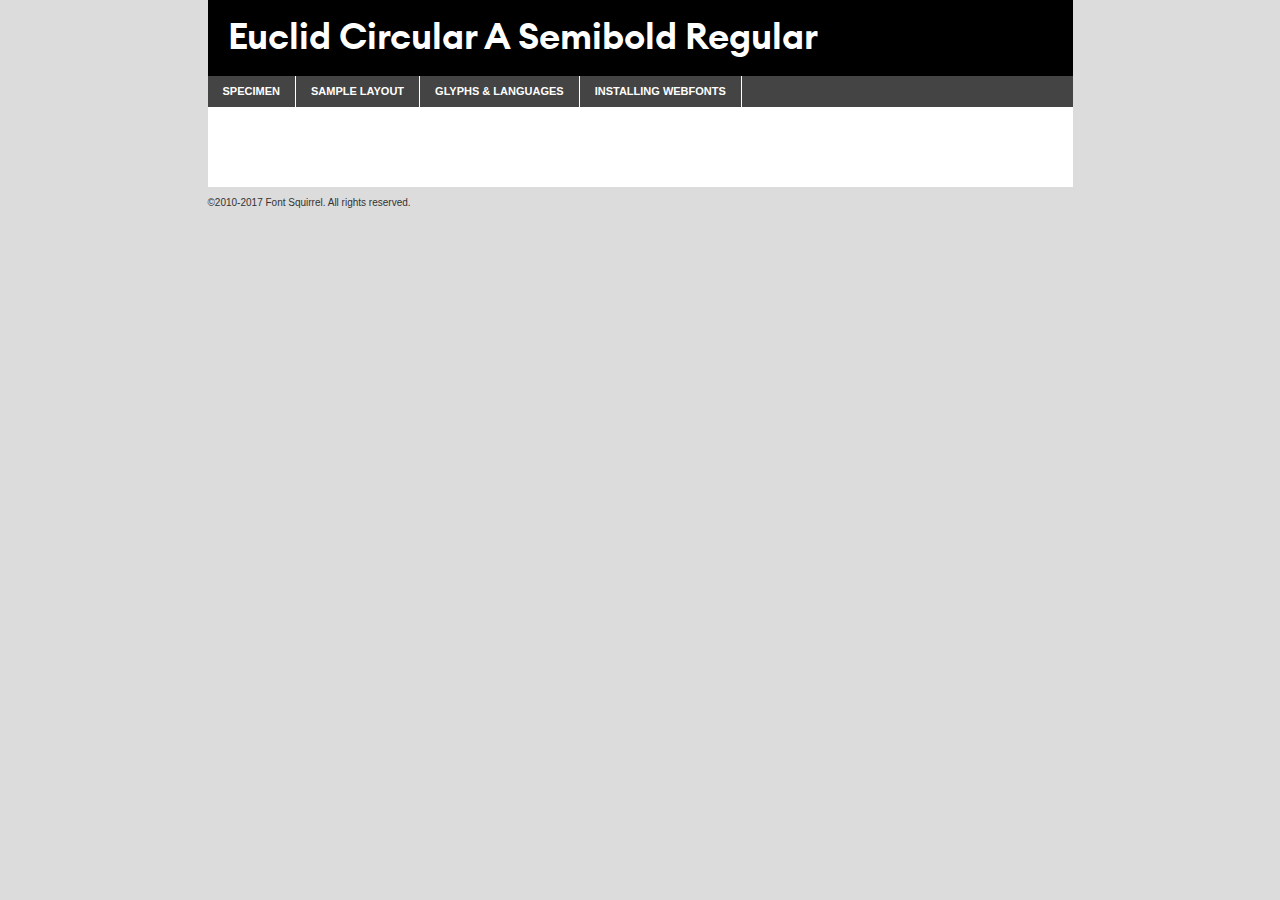
<file: euclid/webfontkit-20210307-160219/euclidcirculara-semibold-demo.html>
<!DOCTYPE html PUBLIC "-//W3C//DTD XHTML 1.0 Transitional//EN"
	"http://www.w3.org/TR/xhtml1/DTD/xhtml1-transitional.dtd">

<html xmlns="http://www.w3.org/1999/xhtml" xml:lang="en" lang="en">
<head>
	<meta http-equiv="Content-Type" content="text/html; charset=utf-8" />
	<script src="http://ajax.googleapis.com/ajax/libs/jquery/1.7.2/jquery.min.js" type="text/javascript" charset="utf-8"></script>
	<script type="text/javascript">
	(function($){$.fn.easyTabs=function(option){var param=jQuery.extend({fadeSpeed:"fast",defaultContent:1,activeClass:'active'},option);$(this).each(function(){var thisId="#"+this.id;if(param.defaultContent==''){param.defaultContent=1;}
	if(typeof param.defaultContent=="number")
	{var defaultTab=$(thisId+" .tabs li:eq("+(param.defaultContent-1)+") a").attr('href').substr(1);}else{var defaultTab=param.defaultContent;}
	$(thisId+" .tabs li a").each(function(){var tabToHide=$(this).attr('href').substr(1);$("#"+tabToHide).addClass('easytabs-tab-content');});hideAll();changeContent(defaultTab);function hideAll(){$(thisId+" .easytabs-tab-content").hide();}
	function changeContent(tabId){hideAll();$(thisId+" .tabs li").removeClass(param.activeClass);$(thisId+" .tabs li a[href=#"+tabId+"]").closest('li').addClass(param.activeClass);if(param.fadeSpeed!="none")
	{$(thisId+" #"+tabId).fadeIn(param.fadeSpeed);}else{$(thisId+" #"+tabId).show();}}
	$(thisId+" .tabs li").click(function(){var tabId=$(this).find('a').attr('href').substr(1);changeContent(tabId);return false;});});}})(jQuery);
	</script>
	<link rel="stylesheet" href="specimen_files/specimen_stylesheet.css" type="text/css" charset="utf-8" />
	<link rel="stylesheet" href="stylesheet.css" type="text/css" charset="utf-8" />

	<style type="text/css">
					body{
				font-family: 'euclid_circular_asemibold';
							}
		</style>

	<title>Euclid Circular A Semibold Regular Specimen</title>
	
	
	<script type="text/javascript" charset="utf-8">
		$(document).ready(function() {
			$('#container').easyTabs({defaultContent:1});
		});
	</script>
</head>

<body>
<div id="container">
	<div id="header">
		Euclid Circular A Semibold Regular	</div>
	<ul class="tabs">
		<li><a href="#specimen">Specimen</a></li>
		<li><a href="#layout">Sample Layout</a></li>
				<li><a href="#glyphs">Glyphs &amp; Languages</a></li>
		<li><a href="#installing">Installing Webfonts</a></li>
		
	</ul>
	
	<div id="main_content">

		
			<div id="specimen">
		
				<div class="section">
					<div class="grid12 firstcol">
						<div class="huge">AaBb</div>
					</div>
				</div>
		
				<div class="section">
					<div class="glyph_range">A&#x200B;B&#x200b;C&#x200b;D&#x200b;E&#x200b;F&#x200b;G&#x200b;H&#x200b;I&#x200b;J&#x200b;K&#x200b;L&#x200b;M&#x200b;N&#x200b;O&#x200b;P&#x200b;Q&#x200b;R&#x200b;S&#x200b;T&#x200b;U&#x200b;V&#x200b;W&#x200b;X&#x200b;Y&#x200b;Z&#x200b;a&#x200b;b&#x200b;c&#x200b;d&#x200b;e&#x200b;f&#x200b;g&#x200b;h&#x200b;i&#x200b;j&#x200b;k&#x200b;l&#x200b;m&#x200b;n&#x200b;o&#x200b;p&#x200b;q&#x200b;r&#x200b;s&#x200b;t&#x200b;u&#x200b;v&#x200b;w&#x200b;x&#x200b;y&#x200b;z&#x200b;1&#x200b;2&#x200b;3&#x200b;4&#x200b;5&#x200b;6&#x200b;7&#x200b;8&#x200b;9&#x200b;0&#x200b;&amp;&#x200b;.&#x200b;,&#x200b;?&#x200b;!&#x200b;&#64;&#x200b;(&#x200b;)&#x200b;#&#x200b;$&#x200b;%&#x200b;*&#x200b;+&#x200b;-&#x200b;=&#x200b;:&#x200b;;</div>
				</div>
				<div class="section">
					<div class="grid12 firstcol">
						<table class="sample_table">
							<tr><td>10</td><td class="size10">abcdefghijklmnopqrstuvwxyzABCDEFGHIJKLMNOPQRSTUVWXYZ0123456789abcdefghijklmnopqrstuvwxyzABCDEFGHIJKLMNOPQRSTUVWXYZ0123456789abcdefghijklmnopqrstuvwxyzABCDEFGHIJKLMNOPQRSTUVWXYZ</td></tr>
							<tr><td>11</td><td class="size11">abcdefghijklmnopqrstuvwxyzABCDEFGHIJKLMNOPQRSTUVWXYZ0123456789abcdefghijklmnopqrstuvwxyzABCDEFGHIJKLMNOPQRSTUVWXYZ0123456789abcdefghijklmnopqrstuvwxyzABCDEFGHIJKLMNOPQRSTUVWXYZ</td></tr>
							<tr><td>12</td><td class="size12">abcdefghijklmnopqrstuvwxyzABCDEFGHIJKLMNOPQRSTUVWXYZ0123456789abcdefghijklmnopqrstuvwxyzABCDEFGHIJKLMNOPQRSTUVWXYZ0123456789abcdefghijklmnopqrstuvwxyzABCDEFGHIJKLMNOPQRSTUVWXYZ</td></tr>
							<tr><td>13</td><td class="size13">abcdefghijklmnopqrstuvwxyzABCDEFGHIJKLMNOPQRSTUVWXYZ0123456789abcdefghijklmnopqrstuvwxyzABCDEFGHIJKLMNOPQRSTUVWXYZ0123456789abcdefghijklmnopqrstuvwxyzABCDEFGHIJKLMNOPQRSTUVWXYZ</td></tr>
							<tr><td>14</td><td class="size14">abcdefghijklmnopqrstuvwxyzABCDEFGHIJKLMNOPQRSTUVWXYZ0123456789abcdefghijklmnopqrstuvwxyzABCDEFGHIJKLMNOPQRSTUVWXYZ0123456789abcdefghijklmnopqrstuvwxyzABCDEFGHIJKLMNOPQRSTUVWXYZ</td></tr>
							<tr><td>16</td><td class="size16">abcdefghijklmnopqrstuvwxyzABCDEFGHIJKLMNOPQRSTUVWXYZ0123456789abcdefghijklmnopqrstuvwxyzABCDEFGHIJKLMNOPQRSTUVWXYZ</td></tr>
							<tr><td>18</td><td class="size18">abcdefghijklmnopqrstuvwxyzABCDEFGHIJKLMNOPQRSTUVWXYZ0123456789abcdefghijklmnopqrstuvwxyzABCDEFGHIJKLMNOPQRSTUVWXYZ</td></tr>
							<tr><td>20</td><td class="size20">abcdefghijklmnopqrstuvwxyzABCDEFGHIJKLMNOPQRSTUVWXYZ0123456789abcdefghijklmnopqrstuvwxyzABCDEFGHIJKLMNOPQRSTUVWXYZ</td></tr>
							<tr><td>24</td><td class="size24">abcdefghijklmnopqrstuvwxyzABCDEFGHIJKLMNOPQRSTUVWXYZ0123456789abcdefghijklmnopqrstuvwxyzABCDEFGHIJKLMNOPQRSTUVWXYZ</td></tr>
							<tr><td>30</td><td class="size30">abcdefghijklmnopqrstuvwxyzABCDEFGHIJKLMNOPQRSTUVWXYZ0123456789abcdefghijklmnopqrstuvwxyzABCDEFGHIJKLMNOPQRSTUVWXYZ</td></tr>
							<tr><td>36</td><td class="size36">abcdefghijklmnopqrstuvwxyzABCDEFGHIJKLMNOPQRSTUVWXYZ0123456789abcdefghijklmnopqrstuvwxyzABCDEFGHIJKLMNOPQRSTUVWXYZ</td></tr>
							<tr><td>48</td><td class="size48">abcdefghijklmnopqrstuvwxyzABCDEFGHIJKLMNOPQRSTUVWXYZ0123456789abcdefghijklmnopqrstuvwxyzABCDEFGHIJKLMNOPQRSTUVWXYZ</td></tr>
							<tr><td>60</td><td class="size60">abcdefghijklmnopqrstuvwxyzABCDEFGHIJKLMNOPQRSTUVWXYZ0123456789abcdefghijklmnopqrstuvwxyzABCDEFGHIJKLMNOPQRSTUVWXYZ</td></tr>
							<tr><td>72</td><td class="size72">abcdefghijklmnopqrstuvwxyzABCDEFGHIJKLMNOPQRSTUVWXYZ0123456789abcdefghijklmnopqrstuvwxyzABCDEFGHIJKLMNOPQRSTUVWXYZ</td></tr>
							<tr><td>90</td><td class="size90">abcdefghijklmnopqrstuvwxyzABCDEFGHIJKLMNOPQRSTUVWXYZ0123456789abcdefghijklmnopqrstuvwxyzABCDEFGHIJKLMNOPQRSTUVWXYZ</td></tr>
						</table>
				
					</div>
			
				</div>
		
		
		
								<div class="section" id="bodycomparison">


										<div id="xheight">
				<div class="fontbody">&#x25FC;&#x25FC;&#x25FC;&#x25FC;&#x25FC;&#x25FC;&#x25FC;&#x25FC;&#x25FC;&#x25FC;&#x25FC;&#x25FC;&#x25FC;&#x25FC;&#x25FC;&#x25FC;&#x25FC;&#x25FC;&#x25FC;&#x25FC;&#x25FC;&#x25FC;&#x25FC;&#x25FC;&#x25FC;&#x25FC;&#x25FC;&#x25FC;&#x25FC;&#x25FC;&#x25FC;&#x25FC;&#x25FC;&#x25FC;&#x25FC;&#x25FC;&#x25FC;&#x25FC;&#x25FC;&#x25FC;&#x25FC;&#x25FC;&#x25FC;&#x25FC;&#x25FC;&#x25FC;&#x25FC;&#x25FC;&#x25FC;&#x25FC;&#x25FC;&#x25FC;&#x25FC;&#x25FC;&#x25FC;&#x25FC;&#x25FC;&#x25FC;&#x25FC;&#x25FC;&#x25FC;&#x25FC;&#x25FC;&#x25FC;&#x25FC;&#x25FC;&#x25FC;&#x25FC;&#x25FC;&#x25FC;&#x25FC;&#x25FC;&#x25FC;&#x25FC;&#x25FC;&#x25FC;&#x25FC;&#x25FC;&#x25FC;&#x25FC;&#x25FC;&#x25FC;&#x25FC;&#x25FC;&#x25FC;&#x25FC;&#x25FC;&#x25FC;&#x25FC;&#x25FC;&#x25FC;&#x25FC;&#x25FC;&#x25FC;&#x25FC;&#x25FC;&#x25FC;&#x25FC;&#x25FC;body</div><div class="arialbody">body</div><div class="verdanabody">body</div><div class="georgiabody">body</div></div>
										<div class="fontbody" style="z-index:1">
											body<span>Euclid Circular A Semibold Regular</span>
										</div>
										<div class="arialbody" style="z-index:1">
											body<span>Arial</span>
										</div>
										<div class="verdanabody" style="z-index:1">
											body<span>Verdana</span>
										</div>
										<div class="georgiabody" style="z-index:1">
											body<span>Georgia</span>
										</div>



								</div>
		
		
				<div class="section psample psample_row1" id="">
					
					<div class="grid2 firstcol">
						<p class="size10"><span>10.</span>Aenean lacinia bibendum nulla sed consectetur. Fusce dapibus, tellus ac cursus commodo, tortor mauris condimentum nibh, ut fermentum massa justo sit amet risus. Nullam id dolor id nibh ultricies vehicula ut id elit. Cum sociis natoque penatibus et magnis dis parturient montes, nascetur ridiculus mus. Nulla vitae elit libero, a pharetra augue.</p>
			
					</div>
					<div class="grid3">
						<p class="size11"><span>11.</span>Aenean lacinia bibendum nulla sed consectetur. Fusce dapibus, tellus ac cursus commodo, tortor mauris condimentum nibh, ut fermentum massa justo sit amet risus. Nullam id dolor id nibh ultricies vehicula ut id elit. Cum sociis natoque penatibus et magnis dis parturient montes, nascetur ridiculus mus. Nulla vitae elit libero, a pharetra augue.</p>
			
					</div>
					<div class="grid3">
						<p class="size12"><span>12.</span>Aenean lacinia bibendum nulla sed consectetur. Fusce dapibus, tellus ac cursus commodo, tortor mauris condimentum nibh, ut fermentum massa justo sit amet risus. Nullam id dolor id nibh ultricies vehicula ut id elit. Cum sociis natoque penatibus et magnis dis parturient montes, nascetur ridiculus mus. Nulla vitae elit libero, a pharetra augue.</p>
			
					</div>
					<div class="grid4">
						<p class="size13"><span>13.</span>Aenean lacinia bibendum nulla sed consectetur. Fusce dapibus, tellus ac cursus commodo, tortor mauris condimentum nibh, ut fermentum massa justo sit amet risus. Nullam id dolor id nibh ultricies vehicula ut id elit. Cum sociis natoque penatibus et magnis dis parturient montes, nascetur ridiculus mus. Nulla vitae elit libero, a pharetra augue.</p>
			
					</div>
					<div class="white_blend"></div>
					
				</div>
				<div class="section psample psample_row2" id="">
					<div class="grid3 firstcol">
						<p class="size14"><span>14.</span>Aenean lacinia bibendum nulla sed consectetur. Fusce dapibus, tellus ac cursus commodo, tortor mauris condimentum nibh, ut fermentum massa justo sit amet risus. Nullam id dolor id nibh ultricies vehicula ut id elit. Cum sociis natoque penatibus et magnis dis parturient montes, nascetur ridiculus mus. Nulla vitae elit libero, a pharetra augue.</p>
			
					</div>
					<div class="grid4">
						<p class="size16"><span>16.</span>Aenean lacinia bibendum nulla sed consectetur. Fusce dapibus, tellus ac cursus commodo, tortor mauris condimentum nibh, ut fermentum massa justo sit amet risus. Nullam id dolor id nibh ultricies vehicula ut id elit. Cum sociis natoque penatibus et magnis dis parturient montes, nascetur ridiculus mus. Nulla vitae elit libero, a pharetra augue.</p>
			
					</div>
					<div class="grid5">
						<p class="size18"><span>18.</span>Aenean lacinia bibendum nulla sed consectetur. Fusce dapibus, tellus ac cursus commodo, tortor mauris condimentum nibh, ut fermentum massa justo sit amet risus. Nullam id dolor id nibh ultricies vehicula ut id elit. Cum sociis natoque penatibus et magnis dis parturient montes, nascetur ridiculus mus. Nulla vitae elit libero, a pharetra augue.</p>
			
					</div>

					<div class="white_blend"></div>

				</div>
				
				<div class="section psample psample_row3" id="">
					<div class="grid5 firstcol">
						<p class="size20"><span>20.</span>Aenean lacinia bibendum nulla sed consectetur. Fusce dapibus, tellus ac cursus commodo, tortor mauris condimentum nibh, ut fermentum massa justo sit amet risus. Nullam id dolor id nibh ultricies vehicula ut id elit. Cum sociis natoque penatibus et magnis dis parturient montes, nascetur ridiculus mus. Nulla vitae elit libero, a pharetra augue.</p>
					</div>
					<div class="grid7">
						<p class="size24"><span>24.</span>Aenean lacinia bibendum nulla sed consectetur. Fusce dapibus, tellus ac cursus commodo, tortor mauris condimentum nibh, ut fermentum massa justo sit amet risus. Nullam id dolor id nibh ultricies vehicula ut id elit. Cum sociis natoque penatibus et magnis dis parturient montes, nascetur ridiculus mus. Nulla vitae elit libero, a pharetra augue.</p>
					</div>
					
					<div class="white_blend"></div>
					
				</div>
				
				<div class="section psample psample_row4" id="">
					<div class="grid12 firstcol">
						<p class="size30"><span>30.</span>Aenean lacinia bibendum nulla sed consectetur. Fusce dapibus, tellus ac cursus commodo, tortor mauris condimentum nibh, ut fermentum massa justo sit amet risus. Nullam id dolor id nibh ultricies vehicula ut id elit. Cum sociis natoque penatibus et magnis dis parturient montes, nascetur ridiculus mus. Nulla vitae elit libero, a pharetra augue.</p>
					</div>
					<div class="white_blend"></div>
					
				</div>
				
				
				
				<div class="section psample psample_row1 fullreverse">
					<div class="grid2 firstcol">
						<p class="size10"><span>10.</span>Aenean lacinia bibendum nulla sed consectetur. Fusce dapibus, tellus ac cursus commodo, tortor mauris condimentum nibh, ut fermentum massa justo sit amet risus. Nullam id dolor id nibh ultricies vehicula ut id elit. Cum sociis natoque penatibus et magnis dis parturient montes, nascetur ridiculus mus. Nulla vitae elit libero, a pharetra augue.</p>
			
					</div>
					<div class="grid3">
						<p class="size11"><span>11.</span>Aenean lacinia bibendum nulla sed consectetur. Fusce dapibus, tellus ac cursus commodo, tortor mauris condimentum nibh, ut fermentum massa justo sit amet risus. Nullam id dolor id nibh ultricies vehicula ut id elit. Cum sociis natoque penatibus et magnis dis parturient montes, nascetur ridiculus mus. Nulla vitae elit libero, a pharetra augue.</p>
			
					</div>
					<div class="grid3">
						<p class="size12"><span>12.</span>Aenean lacinia bibendum nulla sed consectetur. Fusce dapibus, tellus ac cursus commodo, tortor mauris condimentum nibh, ut fermentum massa justo sit amet risus. Nullam id dolor id nibh ultricies vehicula ut id elit. Cum sociis natoque penatibus et magnis dis parturient montes, nascetur ridiculus mus. Nulla vitae elit libero, a pharetra augue.</p>
			
					</div>
					<div class="grid4">
						<p class="size13"><span>13.</span>Aenean lacinia bibendum nulla sed consectetur. Fusce dapibus, tellus ac cursus commodo, tortor mauris condimentum nibh, ut fermentum massa justo sit amet risus. Nullam id dolor id nibh ultricies vehicula ut id elit. Cum sociis natoque penatibus et magnis dis parturient montes, nascetur ridiculus mus. Nulla vitae elit libero, a pharetra augue.</p>
			
					</div>
					<div class="black_blend"></div>
					
				</div>
				
				<div class="section psample psample_row2 fullreverse">
					<div class="grid3 firstcol">
						<p class="size14"><span>14.</span>Aenean lacinia bibendum nulla sed consectetur. Fusce dapibus, tellus ac cursus commodo, tortor mauris condimentum nibh, ut fermentum massa justo sit amet risus. Nullam id dolor id nibh ultricies vehicula ut id elit. Cum sociis natoque penatibus et magnis dis parturient montes, nascetur ridiculus mus. Nulla vitae elit libero, a pharetra augue.</p>
			
					</div>
					<div class="grid4">
						<p class="size16"><span>16.</span>Aenean lacinia bibendum nulla sed consectetur. Fusce dapibus, tellus ac cursus commodo, tortor mauris condimentum nibh, ut fermentum massa justo sit amet risus. Nullam id dolor id nibh ultricies vehicula ut id elit. Cum sociis natoque penatibus et magnis dis parturient montes, nascetur ridiculus mus. Nulla vitae elit libero, a pharetra augue.</p>
			
					</div>
					<div class="grid5">
						<p class="size18"><span>18.</span>Aenean lacinia bibendum nulla sed consectetur. Fusce dapibus, tellus ac cursus commodo, tortor mauris condimentum nibh, ut fermentum massa justo sit amet risus. Nullam id dolor id nibh ultricies vehicula ut id elit. Cum sociis natoque penatibus et magnis dis parturient montes, nascetur ridiculus mus. Nulla vitae elit libero, a pharetra augue.</p>
			
					</div>
					<div class="black_blend"></div>

				</div>
				
				<div class="section psample fullreverse psample_row3" id="">
					<div class="grid5 firstcol">
						<p class="size20"><span>20.</span>Aenean lacinia bibendum nulla sed consectetur. Fusce dapibus, tellus ac cursus commodo, tortor mauris condimentum nibh, ut fermentum massa justo sit amet risus. Nullam id dolor id nibh ultricies vehicula ut id elit. Cum sociis natoque penatibus et magnis dis parturient montes, nascetur ridiculus mus. Nulla vitae elit libero, a pharetra augue.</p>
					</div>
					<div class="grid7">
						<p class="size24"><span>24.</span>Aenean lacinia bibendum nulla sed consectetur. Fusce dapibus, tellus ac cursus commodo, tortor mauris condimentum nibh, ut fermentum massa justo sit amet risus. Nullam id dolor id nibh ultricies vehicula ut id elit. Cum sociis natoque penatibus et magnis dis parturient montes, nascetur ridiculus mus. Nulla vitae elit libero, a pharetra augue.</p>
					</div>
					
					<div class="black_blend"></div>
					
				</div>
				
				<div class="section psample fullreverse psample_row4" id="" style="border-bottom: 20px #000 solid;">
					<div class="grid12 firstcol">
						<p class="size30"><span>30.</span>Aenean lacinia bibendum nulla sed consectetur. Fusce dapibus, tellus ac cursus commodo, tortor mauris condimentum nibh, ut fermentum massa justo sit amet risus. Nullam id dolor id nibh ultricies vehicula ut id elit. Cum sociis natoque penatibus et magnis dis parturient montes, nascetur ridiculus mus. Nulla vitae elit libero, a pharetra augue.</p>
					</div>
					<div class="black_blend"></div>
					
				</div>
				
				
				
				
			</div>
			
			<div id="layout">
				
				<div class="section">
					
					<div class="grid12 firstcol">
						<h1>Lorem Ipsum Dolor</h1>
						<h2>Etiam porta sem malesuada magna mollis euismod</h2>
						
						<p class="byline">By <a href="#link">Aenean Lacinia</a></p>
					</div>
				</div>
				<div class="section">
					<div class="grid8 firstcol">
						<p class="large">Donec sed odio dui. Morbi leo risus, porta ac consectetur ac, vestibulum at eros. Fusce dapibus, tellus ac cursus commodo, tortor mauris condimentum nibh, ut fermentum massa justo sit amet risus. </p>

						
						<h3>Pellentesque ornare sem</h3>

						<p>Maecenas sed diam eget risus varius blandit sit amet non magna. Maecenas faucibus mollis interdum. Donec ullamcorper nulla non metus auctor fringilla. Nullam id dolor id nibh ultricies vehicula ut id elit. Nullam id dolor id nibh ultricies vehicula ut id elit. </p>

						<p>Aenean eu leo quam. Pellentesque ornare sem lacinia quam venenatis vestibulum. Lorem ipsum dolor sit amet, consectetur adipiscing elit. Cum sociis natoque penatibus et magnis dis parturient montes, nascetur ridiculus mus. </p>

						<p>Nulla vitae elit libero, a pharetra augue. Praesent commodo cursus magna, vel scelerisque nisl consectetur et. Aenean lacinia bibendum nulla sed consectetur. </p>

						<p>Nullam quis risus eget urna mollis ornare vel eu leo. Nullam quis risus eget urna mollis ornare vel eu leo. Maecenas sed diam eget risus varius blandit sit amet non magna. Donec ullamcorper nulla non metus auctor fringilla. </p>

						<h3>Cras mattis consectetur</h3>

						<p>Aenean eu leo quam. Pellentesque ornare sem lacinia quam venenatis vestibulum. Aenean lacinia bibendum nulla sed consectetur. Integer posuere erat a ante venenatis dapibus posuere velit aliquet. Cras mattis consectetur purus sit amet fermentum. </p>

						<p>Nullam id dolor id nibh ultricies vehicula ut id elit. Nullam quis risus eget urna mollis ornare vel eu leo. Cras mattis consectetur purus sit amet fermentum.</p>
					</div>
					
					<div class="grid4 sidebar">
						
						<div class="box reverse">
							<p class="last">Nullam quis risus eget urna mollis ornare vel eu leo. Donec ullamcorper nulla non metus auctor fringilla. Cras mattis consectetur purus sit amet fermentum. Sed posuere consectetur est at lobortis. Lorem ipsum dolor sit amet, consectetur adipiscing elit. </p>
						</div>
						
						<p class="caption">Maecenas sed diam eget risus varius.</p>

						<p>Vestibulum id ligula porta felis euismod semper. Integer posuere erat a ante venenatis dapibus posuere velit aliquet. Vestibulum id ligula porta felis euismod semper. Sed posuere consectetur est at lobortis. Maecenas sed diam eget risus varius blandit sit amet non magna. Fusce dapibus, tellus ac cursus commodo, tortor mauris condimentum nibh, ut fermentum massa justo sit amet risus. </p>

					

						<p>Duis mollis, est non commodo luctus, nisi erat porttitor ligula, eget lacinia odio sem nec elit. Aenean lacinia bibendum nulla sed consectetur. Vivamus sagittis lacus vel augue laoreet rutrum faucibus dolor auctor. Aenean lacinia bibendum nulla sed consectetur. Nullam quis risus eget urna mollis ornare vel eu leo. </p>

						<p>Praesent commodo cursus magna, vel scelerisque nisl consectetur et. Donec ullamcorper nulla non metus auctor fringilla. Maecenas faucibus mollis interdum. Fusce dapibus, tellus ac cursus commodo, tortor mauris condimentum nibh, ut fermentum massa justo sit amet risus. </p>

					</div>
				</div>
				
			</div>


			



		<div id="glyphs">
			<div class="section">
				<div class="grid12 firstcol">
			
				<h1>Language Support</h1>
				<p>The subset of Euclid Circular A Semibold Regular in this kit supports the following languages:<br />
			
					Albanian, Basque, Breton, Chamorro, Danish, Dutch, English, Faroese, Finnish, French, Frisian, Galician, German, Icelandic, Italian, Malagasy, Norwegian, Portuguese, Spanish, Alsatian, Aragonese, Arapaho, Arrernte, Asturian, Aymara, Bislama, Cebuano, Corsican, Fijian, French_creole, Genoese, Gilbertese, Greenlandic, Haitian_creole, Hiligaynon, Hmong, Hopi, Ibanag, Iloko_ilokano, Indonesian, Interglossa_glosa, Interlingua, Irish_gaelic, Jerriais, Lojban, Lombard, Luxembourgeois, Manx, Mohawk, Norfolk_pitcairnese, Occitan, Oromo, Pangasinan, Papiamento, Piedmontese, Potawatomi, Rhaeto-romance, Romansh, Rotokas, Sami_lule, Samoan, Sardinian, Scots_gaelic, Seychelles_creole, Shona, Sicilian, Somali, Southern_ndebele, Swahili, Swati_swazi, Tagalog_filipino_pilipino, Tetum, Tok_pisin, Uyghur_latinized, Volapuk, Walloon, Warlpiri, Xhosa, Yapese, Zulu, Latinbasic, Ubasic, Demo				</p>
				<h1>Glyph Chart</h1>
				<p>The subset of Euclid Circular A Semibold Regular in this kit includes all the glyphs listed below. Unicode entities are included above each glyph to help you insert individual characters into your layout.</p>
				<div id="glyph_chart">
			
																				 <div><p>&amp;#32;</p>&#32;</div>
																				 <div><p>&amp;#33;</p>&#33;</div>
																				 <div><p>&amp;#34;</p>&#34;</div>
																				 <div><p>&amp;#35;</p>&#35;</div>
																				 <div><p>&amp;#36;</p>&#36;</div>
																				 <div><p>&amp;#37;</p>&#37;</div>
																				 <div><p>&amp;#38;</p>&#38;</div>
																				 <div><p>&amp;#39;</p>&#39;</div>
																				 <div><p>&amp;#40;</p>&#40;</div>
																				 <div><p>&amp;#41;</p>&#41;</div>
																				 <div><p>&amp;#42;</p>&#42;</div>
																				 <div><p>&amp;#43;</p>&#43;</div>
																				 <div><p>&amp;#44;</p>&#44;</div>
																				 <div><p>&amp;#45;</p>&#45;</div>
																				 <div><p>&amp;#46;</p>&#46;</div>
																				 <div><p>&amp;#47;</p>&#47;</div>
																				 <div><p>&amp;#48;</p>&#48;</div>
																				 <div><p>&amp;#49;</p>&#49;</div>
																				 <div><p>&amp;#50;</p>&#50;</div>
																				 <div><p>&amp;#51;</p>&#51;</div>
																				 <div><p>&amp;#52;</p>&#52;</div>
																				 <div><p>&amp;#53;</p>&#53;</div>
																				 <div><p>&amp;#54;</p>&#54;</div>
																				 <div><p>&amp;#55;</p>&#55;</div>
																				 <div><p>&amp;#56;</p>&#56;</div>
																				 <div><p>&amp;#57;</p>&#57;</div>
																				 <div><p>&amp;#58;</p>&#58;</div>
																				 <div><p>&amp;#59;</p>&#59;</div>
																				 <div><p>&amp;#60;</p>&#60;</div>
																				 <div><p>&amp;#61;</p>&#61;</div>
																				 <div><p>&amp;#62;</p>&#62;</div>
																				 <div><p>&amp;#63;</p>&#63;</div>
																				 <div><p>&amp;#64;</p>&#64;</div>
																				 <div><p>&amp;#65;</p>&#65;</div>
																				 <div><p>&amp;#66;</p>&#66;</div>
																				 <div><p>&amp;#67;</p>&#67;</div>
																				 <div><p>&amp;#68;</p>&#68;</div>
																				 <div><p>&amp;#69;</p>&#69;</div>
																				 <div><p>&amp;#70;</p>&#70;</div>
																				 <div><p>&amp;#71;</p>&#71;</div>
																				 <div><p>&amp;#72;</p>&#72;</div>
																				 <div><p>&amp;#73;</p>&#73;</div>
																				 <div><p>&amp;#74;</p>&#74;</div>
																				 <div><p>&amp;#75;</p>&#75;</div>
																				 <div><p>&amp;#76;</p>&#76;</div>
																				 <div><p>&amp;#77;</p>&#77;</div>
																				 <div><p>&amp;#78;</p>&#78;</div>
																				 <div><p>&amp;#79;</p>&#79;</div>
																				 <div><p>&amp;#80;</p>&#80;</div>
																				 <div><p>&amp;#81;</p>&#81;</div>
																				 <div><p>&amp;#82;</p>&#82;</div>
																				 <div><p>&amp;#83;</p>&#83;</div>
																				 <div><p>&amp;#84;</p>&#84;</div>
																				 <div><p>&amp;#85;</p>&#85;</div>
																				 <div><p>&amp;#86;</p>&#86;</div>
																				 <div><p>&amp;#87;</p>&#87;</div>
																				 <div><p>&amp;#88;</p>&#88;</div>
																				 <div><p>&amp;#89;</p>&#89;</div>
																				 <div><p>&amp;#90;</p>&#90;</div>
																				 <div><p>&amp;#91;</p>&#91;</div>
																				 <div><p>&amp;#92;</p>&#92;</div>
																				 <div><p>&amp;#93;</p>&#93;</div>
																				 <div><p>&amp;#94;</p>&#94;</div>
																				 <div><p>&amp;#95;</p>&#95;</div>
																				 <div><p>&amp;#96;</p>&#96;</div>
																				 <div><p>&amp;#97;</p>&#97;</div>
																				 <div><p>&amp;#98;</p>&#98;</div>
																				 <div><p>&amp;#99;</p>&#99;</div>
																				 <div><p>&amp;#100;</p>&#100;</div>
																				 <div><p>&amp;#101;</p>&#101;</div>
																				 <div><p>&amp;#102;</p>&#102;</div>
																				 <div><p>&amp;#103;</p>&#103;</div>
																				 <div><p>&amp;#104;</p>&#104;</div>
																				 <div><p>&amp;#105;</p>&#105;</div>
																				 <div><p>&amp;#106;</p>&#106;</div>
																				 <div><p>&amp;#107;</p>&#107;</div>
																				 <div><p>&amp;#108;</p>&#108;</div>
																				 <div><p>&amp;#109;</p>&#109;</div>
																				 <div><p>&amp;#110;</p>&#110;</div>
																				 <div><p>&amp;#111;</p>&#111;</div>
																				 <div><p>&amp;#112;</p>&#112;</div>
																				 <div><p>&amp;#113;</p>&#113;</div>
																				 <div><p>&amp;#114;</p>&#114;</div>
																				 <div><p>&amp;#115;</p>&#115;</div>
																				 <div><p>&amp;#116;</p>&#116;</div>
																				 <div><p>&amp;#117;</p>&#117;</div>
																				 <div><p>&amp;#118;</p>&#118;</div>
																				 <div><p>&amp;#119;</p>&#119;</div>
																				 <div><p>&amp;#120;</p>&#120;</div>
																				 <div><p>&amp;#121;</p>&#121;</div>
																				 <div><p>&amp;#122;</p>&#122;</div>
																				 <div><p>&amp;#123;</p>&#123;</div>
																				 <div><p>&amp;#124;</p>&#124;</div>
																				 <div><p>&amp;#125;</p>&#125;</div>
																				 <div><p>&amp;#126;</p>&#126;</div>
																				 <div><p>&amp;#160;</p>&#160;</div>
																				 <div><p>&amp;#161;</p>&#161;</div>
																				 <div><p>&amp;#162;</p>&#162;</div>
																				 <div><p>&amp;#163;</p>&#163;</div>
																				 <div><p>&amp;#165;</p>&#165;</div>
																				 <div><p>&amp;#166;</p>&#166;</div>
																				 <div><p>&amp;#167;</p>&#167;</div>
																				 <div><p>&amp;#168;</p>&#168;</div>
																				 <div><p>&amp;#169;</p>&#169;</div>
																				 <div><p>&amp;#170;</p>&#170;</div>
																				 <div><p>&amp;#171;</p>&#171;</div>
																				 <div><p>&amp;#173;</p>&#173;</div>
																				 <div><p>&amp;#174;</p>&#174;</div>
																				 <div><p>&amp;#175;</p>&#175;</div>
																				 <div><p>&amp;#176;</p>&#176;</div>
																				 <div><p>&amp;#178;</p>&#178;</div>
																				 <div><p>&amp;#179;</p>&#179;</div>
																				 <div><p>&amp;#180;</p>&#180;</div>
																				 <div><p>&amp;#182;</p>&#182;</div>
																				 <div><p>&amp;#183;</p>&#183;</div>
																				 <div><p>&amp;#184;</p>&#184;</div>
																				 <div><p>&amp;#185;</p>&#185;</div>
																				 <div><p>&amp;#186;</p>&#186;</div>
																				 <div><p>&amp;#187;</p>&#187;</div>
																				 <div><p>&amp;#188;</p>&#188;</div>
																				 <div><p>&amp;#189;</p>&#189;</div>
																				 <div><p>&amp;#190;</p>&#190;</div>
																				 <div><p>&amp;#191;</p>&#191;</div>
																				 <div><p>&amp;#192;</p>&#192;</div>
																				 <div><p>&amp;#193;</p>&#193;</div>
																				 <div><p>&amp;#194;</p>&#194;</div>
																				 <div><p>&amp;#195;</p>&#195;</div>
																				 <div><p>&amp;#196;</p>&#196;</div>
																				 <div><p>&amp;#197;</p>&#197;</div>
																				 <div><p>&amp;#198;</p>&#198;</div>
																				 <div><p>&amp;#199;</p>&#199;</div>
																				 <div><p>&amp;#200;</p>&#200;</div>
																				 <div><p>&amp;#201;</p>&#201;</div>
																				 <div><p>&amp;#202;</p>&#202;</div>
																				 <div><p>&amp;#203;</p>&#203;</div>
																				 <div><p>&amp;#204;</p>&#204;</div>
																				 <div><p>&amp;#205;</p>&#205;</div>
																				 <div><p>&amp;#206;</p>&#206;</div>
																				 <div><p>&amp;#207;</p>&#207;</div>
																				 <div><p>&amp;#208;</p>&#208;</div>
																				 <div><p>&amp;#209;</p>&#209;</div>
																				 <div><p>&amp;#210;</p>&#210;</div>
																				 <div><p>&amp;#211;</p>&#211;</div>
																				 <div><p>&amp;#212;</p>&#212;</div>
																				 <div><p>&amp;#213;</p>&#213;</div>
																				 <div><p>&amp;#214;</p>&#214;</div>
																				 <div><p>&amp;#215;</p>&#215;</div>
																				 <div><p>&amp;#216;</p>&#216;</div>
																				 <div><p>&amp;#217;</p>&#217;</div>
																				 <div><p>&amp;#218;</p>&#218;</div>
																				 <div><p>&amp;#219;</p>&#219;</div>
																				 <div><p>&amp;#220;</p>&#220;</div>
																				 <div><p>&amp;#221;</p>&#221;</div>
																				 <div><p>&amp;#222;</p>&#222;</div>
																				 <div><p>&amp;#223;</p>&#223;</div>
																				 <div><p>&amp;#224;</p>&#224;</div>
																				 <div><p>&amp;#225;</p>&#225;</div>
																				 <div><p>&amp;#226;</p>&#226;</div>
																				 <div><p>&amp;#227;</p>&#227;</div>
																				 <div><p>&amp;#228;</p>&#228;</div>
																				 <div><p>&amp;#229;</p>&#229;</div>
																				 <div><p>&amp;#230;</p>&#230;</div>
																				 <div><p>&amp;#231;</p>&#231;</div>
																				 <div><p>&amp;#232;</p>&#232;</div>
																				 <div><p>&amp;#233;</p>&#233;</div>
																				 <div><p>&amp;#234;</p>&#234;</div>
																				 <div><p>&amp;#235;</p>&#235;</div>
																				 <div><p>&amp;#236;</p>&#236;</div>
																				 <div><p>&amp;#237;</p>&#237;</div>
																				 <div><p>&amp;#238;</p>&#238;</div>
																				 <div><p>&amp;#239;</p>&#239;</div>
																				 <div><p>&amp;#240;</p>&#240;</div>
																				 <div><p>&amp;#241;</p>&#241;</div>
																				 <div><p>&amp;#242;</p>&#242;</div>
																				 <div><p>&amp;#243;</p>&#243;</div>
																				 <div><p>&amp;#244;</p>&#244;</div>
																				 <div><p>&amp;#245;</p>&#245;</div>
																				 <div><p>&amp;#246;</p>&#246;</div>
																				 <div><p>&amp;#248;</p>&#248;</div>
																				 <div><p>&amp;#249;</p>&#249;</div>
																				 <div><p>&amp;#250;</p>&#250;</div>
																				 <div><p>&amp;#251;</p>&#251;</div>
																				 <div><p>&amp;#252;</p>&#252;</div>
																				 <div><p>&amp;#253;</p>&#253;</div>
																				 <div><p>&amp;#254;</p>&#254;</div>
																				 <div><p>&amp;#255;</p>&#255;</div>
																				 <div><p>&amp;#338;</p>&#338;</div>
																				 <div><p>&amp;#339;</p>&#339;</div>
																				 <div><p>&amp;#376;</p>&#376;</div>
																				 <div><p>&amp;#710;</p>&#710;</div>
																				 <div><p>&amp;#732;</p>&#732;</div>
																				 <div><p>&amp;#8192;</p>&#8192;</div>
																				 <div><p>&amp;#8193;</p>&#8193;</div>
																				 <div><p>&amp;#8194;</p>&#8194;</div>
																				 <div><p>&amp;#8195;</p>&#8195;</div>
																				 <div><p>&amp;#8196;</p>&#8196;</div>
																				 <div><p>&amp;#8197;</p>&#8197;</div>
																				 <div><p>&amp;#8198;</p>&#8198;</div>
																				 <div><p>&amp;#8199;</p>&#8199;</div>
																				 <div><p>&amp;#8200;</p>&#8200;</div>
																				 <div><p>&amp;#8201;</p>&#8201;</div>
																				 <div><p>&amp;#8202;</p>&#8202;</div>
																				 <div><p>&amp;#8208;</p>&#8208;</div>
																				 <div><p>&amp;#8209;</p>&#8209;</div>
																				 <div><p>&amp;#8210;</p>&#8210;</div>
																				 <div><p>&amp;#8211;</p>&#8211;</div>
																				 <div><p>&amp;#8212;</p>&#8212;</div>
																				 <div><p>&amp;#8216;</p>&#8216;</div>
																				 <div><p>&amp;#8217;</p>&#8217;</div>
																				 <div><p>&amp;#8218;</p>&#8218;</div>
																				 <div><p>&amp;#8220;</p>&#8220;</div>
																				 <div><p>&amp;#8221;</p>&#8221;</div>
																				 <div><p>&amp;#8222;</p>&#8222;</div>
																				 <div><p>&amp;#8226;</p>&#8226;</div>
																				 <div><p>&amp;#8230;</p>&#8230;</div>
																				 <div><p>&amp;#8239;</p>&#8239;</div>
																				 <div><p>&amp;#8249;</p>&#8249;</div>
																				 <div><p>&amp;#8250;</p>&#8250;</div>
																				 <div><p>&amp;#8287;</p>&#8287;</div>
																				 <div><p>&amp;#8364;</p>&#8364;</div>
																				 <div><p>&amp;#8482;</p>&#8482;</div>
																				 <div><p>&amp;#9724;</p>&#9724;</div>
																				 <div><p>&amp;#64257;</p>&#64257;</div>
																				 <div><p>&amp;#64258;</p>&#64258;</div>
																				 <div><p>&amp;#64259;</p>&#64259;</div>
																				 <div><p>&amp;#64260;</p>&#64260;</div>
																																																</div>	
				</div>
		
		
			</div>
		</div>
		
		
		<div id="specs">
			
		</div>
	
		<div id="installing">
			<div class="section">
				<div class="grid7 firstcol">
					<h1>Installing Webfonts</h1>
					
					<p>Webfonts are supported by all major browser platforms but not all in the same way. There are currently four different font formats that must be included in order to target all browsers. This includes TTF, WOFF, EOT and SVG.</p>
					
					<h2>1. Upload your webfonts</h2>
					<p>You must upload your webfont kit to your website. They should be in or near the same directory as your CSS files.</p>
					
					<h2>2. Include the webfont stylesheet</h2>
					<p>A special CSS @font-face declaration helps the various browsers select the appropriate font it needs without causing you a bunch of headaches. Learn more about this syntax by reading the <a href="https://www.fontspring.com/blog/further-hardening-of-the-bulletproof-syntax">Fontspring blog post</a> about it. The code for it is as follows:</p>


<code>
@font-face{ 
	font-family: 'MyWebFont';
	src: url('WebFont.eot');
	src: url('WebFont.eot?#iefix') format('embedded-opentype'),
	     url('WebFont.woff') format('woff'),
	     url('WebFont.ttf') format('truetype'),
	     url('WebFont.svg#webfont') format('svg');
}
</code>

	<p>We've already gone ahead and generated the code for you. All you have to do is link to the stylesheet in your HTML, like this:</p>
	<code>&lt;link rel=&quot;stylesheet&quot; href=&quot;stylesheet.css&quot; type=&quot;text/css&quot; charset=&quot;utf-8&quot; /&gt;</code>

					<h2>3. Modify your own stylesheet</h2>
					<p>To take advantage of your new fonts, you must tell your stylesheet to use them. Look at the original @font-face declaration above and find the property called "font-family." The name linked there will be what you use to reference the font. Prepend that webfont name to the font stack in the "font-family" property, inside the selector you want to change. For example:</p>
<code>p { font-family: 'WebFont', Arial, sans-serif; }</code>

<h2>4. Test</h2>
<p>Getting webfonts to work cross-browser <em>can</em> be tricky. Use the information in the sidebar to help you if you find that fonts aren't loading in a particular browser.</p>
				</div>
				
				<div class="grid5 sidebar">
					<div class="box">
						<h2>Troubleshooting<br />Font-Face Problems</h2>
						<p>Having trouble getting your webfonts to load in your new website? Here are some tips to sort out what might be the problem.</p>

						<h3>Fonts not showing in any browser</h3>

						<p>This sounds like you need to work on the plumbing. You either did not upload the fonts to the correct directory, or you did not link the fonts properly in the CSS. If you've confirmed that all this is correct and you still have a problem, take a look at your .htaccess file and see if requests are getting intercepted.</p>

						<h3>Fonts not loading in iPhone or iPad</h3>

						<p>The most common problem here is that you are serving the fonts from an IIS server. IIS refuses to serve files that have unknown MIME types. If that is the case, you must set the MIME type for SVG to "image/svg+xml" in the server settings. Follow these instructions from Microsoft if you need help.</p>

						<h3>Fonts not loading in Firefox</h3>

						<p>The primary reason for this failure? You are still using a version Firefox older than 3.5. So upgrade already! If that isn't it, then you are very likely serving fonts from a different domain. Firefox requires that all font assets be served from the same domain. Lastly it is possible that you need to add WOFF to your list of MIME types (if you are serving via IIS.)</p>

						<h3>Fonts not loading in IE</h3>

						<p>Are you looking at Internet Explorer on an actual Windows machine or are you cheating by using a service like Adobe BrowserLab? Many of these screenshot services do not render @font-face for IE. Best to test it on a real machine.</p>

						<h3>Fonts not loading in IE9</h3>

						<p>IE9, like Firefox, requires that fonts be served from the same domain as the website. Make sure that is the case.</p>
					</div>
				</div>
			</div>
			
		</div>
	
	</div>
	<div id="footer">
		<p>&copy;2010-2017 Font Squirrel. All rights reserved.</p>
	</div>
</div>
</body>
</html>
</file>
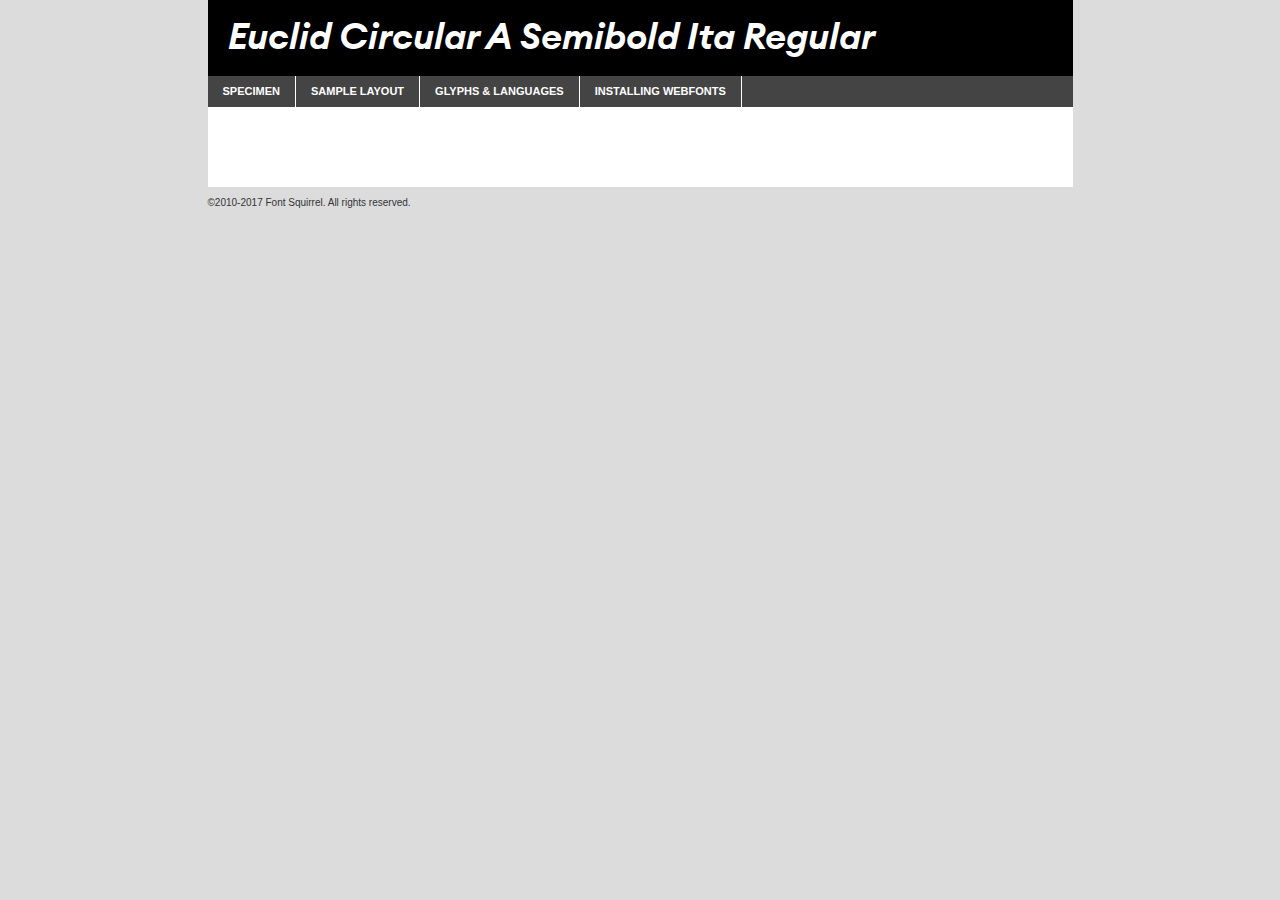
<file: euclid/webfontkit-20210307-160219/euclidcirculara-semibolditalic-demo.html>
<!DOCTYPE html PUBLIC "-//W3C//DTD XHTML 1.0 Transitional//EN"
	"http://www.w3.org/TR/xhtml1/DTD/xhtml1-transitional.dtd">

<html xmlns="http://www.w3.org/1999/xhtml" xml:lang="en" lang="en">
<head>
	<meta http-equiv="Content-Type" content="text/html; charset=utf-8" />
	<script src="http://ajax.googleapis.com/ajax/libs/jquery/1.7.2/jquery.min.js" type="text/javascript" charset="utf-8"></script>
	<script type="text/javascript">
	(function($){$.fn.easyTabs=function(option){var param=jQuery.extend({fadeSpeed:"fast",defaultContent:1,activeClass:'active'},option);$(this).each(function(){var thisId="#"+this.id;if(param.defaultContent==''){param.defaultContent=1;}
	if(typeof param.defaultContent=="number")
	{var defaultTab=$(thisId+" .tabs li:eq("+(param.defaultContent-1)+") a").attr('href').substr(1);}else{var defaultTab=param.defaultContent;}
	$(thisId+" .tabs li a").each(function(){var tabToHide=$(this).attr('href').substr(1);$("#"+tabToHide).addClass('easytabs-tab-content');});hideAll();changeContent(defaultTab);function hideAll(){$(thisId+" .easytabs-tab-content").hide();}
	function changeContent(tabId){hideAll();$(thisId+" .tabs li").removeClass(param.activeClass);$(thisId+" .tabs li a[href=#"+tabId+"]").closest('li').addClass(param.activeClass);if(param.fadeSpeed!="none")
	{$(thisId+" #"+tabId).fadeIn(param.fadeSpeed);}else{$(thisId+" #"+tabId).show();}}
	$(thisId+" .tabs li").click(function(){var tabId=$(this).find('a').attr('href').substr(1);changeContent(tabId);return false;});});}})(jQuery);
	</script>
	<link rel="stylesheet" href="specimen_files/specimen_stylesheet.css" type="text/css" charset="utf-8" />
	<link rel="stylesheet" href="stylesheet.css" type="text/css" charset="utf-8" />

	<style type="text/css">
					body{
				font-family: 'euclid_circular_aSBdIt';
							}
		</style>

	<title>Euclid Circular A Semibold Ita Regular Specimen</title>
	
	
	<script type="text/javascript" charset="utf-8">
		$(document).ready(function() {
			$('#container').easyTabs({defaultContent:1});
		});
	</script>
</head>

<body>
<div id="container">
	<div id="header">
		Euclid Circular A Semibold Ita Regular	</div>
	<ul class="tabs">
		<li><a href="#specimen">Specimen</a></li>
		<li><a href="#layout">Sample Layout</a></li>
				<li><a href="#glyphs">Glyphs &amp; Languages</a></li>
		<li><a href="#installing">Installing Webfonts</a></li>
		
	</ul>
	
	<div id="main_content">

		
			<div id="specimen">
		
				<div class="section">
					<div class="grid12 firstcol">
						<div class="huge">AaBb</div>
					</div>
				</div>
		
				<div class="section">
					<div class="glyph_range">A&#x200B;B&#x200b;C&#x200b;D&#x200b;E&#x200b;F&#x200b;G&#x200b;H&#x200b;I&#x200b;J&#x200b;K&#x200b;L&#x200b;M&#x200b;N&#x200b;O&#x200b;P&#x200b;Q&#x200b;R&#x200b;S&#x200b;T&#x200b;U&#x200b;V&#x200b;W&#x200b;X&#x200b;Y&#x200b;Z&#x200b;a&#x200b;b&#x200b;c&#x200b;d&#x200b;e&#x200b;f&#x200b;g&#x200b;h&#x200b;i&#x200b;j&#x200b;k&#x200b;l&#x200b;m&#x200b;n&#x200b;o&#x200b;p&#x200b;q&#x200b;r&#x200b;s&#x200b;t&#x200b;u&#x200b;v&#x200b;w&#x200b;x&#x200b;y&#x200b;z&#x200b;1&#x200b;2&#x200b;3&#x200b;4&#x200b;5&#x200b;6&#x200b;7&#x200b;8&#x200b;9&#x200b;0&#x200b;&amp;&#x200b;.&#x200b;,&#x200b;?&#x200b;!&#x200b;&#64;&#x200b;(&#x200b;)&#x200b;#&#x200b;$&#x200b;%&#x200b;*&#x200b;+&#x200b;-&#x200b;=&#x200b;:&#x200b;;</div>
				</div>
				<div class="section">
					<div class="grid12 firstcol">
						<table class="sample_table">
							<tr><td>10</td><td class="size10">abcdefghijklmnopqrstuvwxyzABCDEFGHIJKLMNOPQRSTUVWXYZ0123456789abcdefghijklmnopqrstuvwxyzABCDEFGHIJKLMNOPQRSTUVWXYZ0123456789abcdefghijklmnopqrstuvwxyzABCDEFGHIJKLMNOPQRSTUVWXYZ</td></tr>
							<tr><td>11</td><td class="size11">abcdefghijklmnopqrstuvwxyzABCDEFGHIJKLMNOPQRSTUVWXYZ0123456789abcdefghijklmnopqrstuvwxyzABCDEFGHIJKLMNOPQRSTUVWXYZ0123456789abcdefghijklmnopqrstuvwxyzABCDEFGHIJKLMNOPQRSTUVWXYZ</td></tr>
							<tr><td>12</td><td class="size12">abcdefghijklmnopqrstuvwxyzABCDEFGHIJKLMNOPQRSTUVWXYZ0123456789abcdefghijklmnopqrstuvwxyzABCDEFGHIJKLMNOPQRSTUVWXYZ0123456789abcdefghijklmnopqrstuvwxyzABCDEFGHIJKLMNOPQRSTUVWXYZ</td></tr>
							<tr><td>13</td><td class="size13">abcdefghijklmnopqrstuvwxyzABCDEFGHIJKLMNOPQRSTUVWXYZ0123456789abcdefghijklmnopqrstuvwxyzABCDEFGHIJKLMNOPQRSTUVWXYZ0123456789abcdefghijklmnopqrstuvwxyzABCDEFGHIJKLMNOPQRSTUVWXYZ</td></tr>
							<tr><td>14</td><td class="size14">abcdefghijklmnopqrstuvwxyzABCDEFGHIJKLMNOPQRSTUVWXYZ0123456789abcdefghijklmnopqrstuvwxyzABCDEFGHIJKLMNOPQRSTUVWXYZ0123456789abcdefghijklmnopqrstuvwxyzABCDEFGHIJKLMNOPQRSTUVWXYZ</td></tr>
							<tr><td>16</td><td class="size16">abcdefghijklmnopqrstuvwxyzABCDEFGHIJKLMNOPQRSTUVWXYZ0123456789abcdefghijklmnopqrstuvwxyzABCDEFGHIJKLMNOPQRSTUVWXYZ</td></tr>
							<tr><td>18</td><td class="size18">abcdefghijklmnopqrstuvwxyzABCDEFGHIJKLMNOPQRSTUVWXYZ0123456789abcdefghijklmnopqrstuvwxyzABCDEFGHIJKLMNOPQRSTUVWXYZ</td></tr>
							<tr><td>20</td><td class="size20">abcdefghijklmnopqrstuvwxyzABCDEFGHIJKLMNOPQRSTUVWXYZ0123456789abcdefghijklmnopqrstuvwxyzABCDEFGHIJKLMNOPQRSTUVWXYZ</td></tr>
							<tr><td>24</td><td class="size24">abcdefghijklmnopqrstuvwxyzABCDEFGHIJKLMNOPQRSTUVWXYZ0123456789abcdefghijklmnopqrstuvwxyzABCDEFGHIJKLMNOPQRSTUVWXYZ</td></tr>
							<tr><td>30</td><td class="size30">abcdefghijklmnopqrstuvwxyzABCDEFGHIJKLMNOPQRSTUVWXYZ0123456789abcdefghijklmnopqrstuvwxyzABCDEFGHIJKLMNOPQRSTUVWXYZ</td></tr>
							<tr><td>36</td><td class="size36">abcdefghijklmnopqrstuvwxyzABCDEFGHIJKLMNOPQRSTUVWXYZ0123456789abcdefghijklmnopqrstuvwxyzABCDEFGHIJKLMNOPQRSTUVWXYZ</td></tr>
							<tr><td>48</td><td class="size48">abcdefghijklmnopqrstuvwxyzABCDEFGHIJKLMNOPQRSTUVWXYZ0123456789abcdefghijklmnopqrstuvwxyzABCDEFGHIJKLMNOPQRSTUVWXYZ</td></tr>
							<tr><td>60</td><td class="size60">abcdefghijklmnopqrstuvwxyzABCDEFGHIJKLMNOPQRSTUVWXYZ0123456789abcdefghijklmnopqrstuvwxyzABCDEFGHIJKLMNOPQRSTUVWXYZ</td></tr>
							<tr><td>72</td><td class="size72">abcdefghijklmnopqrstuvwxyzABCDEFGHIJKLMNOPQRSTUVWXYZ0123456789abcdefghijklmnopqrstuvwxyzABCDEFGHIJKLMNOPQRSTUVWXYZ</td></tr>
							<tr><td>90</td><td class="size90">abcdefghijklmnopqrstuvwxyzABCDEFGHIJKLMNOPQRSTUVWXYZ0123456789abcdefghijklmnopqrstuvwxyzABCDEFGHIJKLMNOPQRSTUVWXYZ</td></tr>
						</table>
				
					</div>
			
				</div>
		
		
		
								<div class="section" id="bodycomparison">


										<div id="xheight">
				<div class="fontbody">&#x25FC;&#x25FC;&#x25FC;&#x25FC;&#x25FC;&#x25FC;&#x25FC;&#x25FC;&#x25FC;&#x25FC;&#x25FC;&#x25FC;&#x25FC;&#x25FC;&#x25FC;&#x25FC;&#x25FC;&#x25FC;&#x25FC;&#x25FC;&#x25FC;&#x25FC;&#x25FC;&#x25FC;&#x25FC;&#x25FC;&#x25FC;&#x25FC;&#x25FC;&#x25FC;&#x25FC;&#x25FC;&#x25FC;&#x25FC;&#x25FC;&#x25FC;&#x25FC;&#x25FC;&#x25FC;&#x25FC;&#x25FC;&#x25FC;&#x25FC;&#x25FC;&#x25FC;&#x25FC;&#x25FC;&#x25FC;&#x25FC;&#x25FC;&#x25FC;&#x25FC;&#x25FC;&#x25FC;&#x25FC;&#x25FC;&#x25FC;&#x25FC;&#x25FC;&#x25FC;&#x25FC;&#x25FC;&#x25FC;&#x25FC;&#x25FC;&#x25FC;&#x25FC;&#x25FC;&#x25FC;&#x25FC;&#x25FC;&#x25FC;&#x25FC;&#x25FC;&#x25FC;&#x25FC;&#x25FC;&#x25FC;&#x25FC;&#x25FC;&#x25FC;&#x25FC;&#x25FC;&#x25FC;&#x25FC;&#x25FC;&#x25FC;&#x25FC;&#x25FC;&#x25FC;&#x25FC;&#x25FC;&#x25FC;&#x25FC;&#x25FC;&#x25FC;&#x25FC;&#x25FC;&#x25FC;body</div><div class="arialbody">body</div><div class="verdanabody">body</div><div class="georgiabody">body</div></div>
										<div class="fontbody" style="z-index:1">
											body<span>Euclid Circular A Semibold Ita Regular</span>
										</div>
										<div class="arialbody" style="z-index:1">
											body<span>Arial</span>
										</div>
										<div class="verdanabody" style="z-index:1">
											body<span>Verdana</span>
										</div>
										<div class="georgiabody" style="z-index:1">
											body<span>Georgia</span>
										</div>



								</div>
		
		
				<div class="section psample psample_row1" id="">
					
					<div class="grid2 firstcol">
						<p class="size10"><span>10.</span>Aenean lacinia bibendum nulla sed consectetur. Fusce dapibus, tellus ac cursus commodo, tortor mauris condimentum nibh, ut fermentum massa justo sit amet risus. Nullam id dolor id nibh ultricies vehicula ut id elit. Cum sociis natoque penatibus et magnis dis parturient montes, nascetur ridiculus mus. Nulla vitae elit libero, a pharetra augue.</p>
			
					</div>
					<div class="grid3">
						<p class="size11"><span>11.</span>Aenean lacinia bibendum nulla sed consectetur. Fusce dapibus, tellus ac cursus commodo, tortor mauris condimentum nibh, ut fermentum massa justo sit amet risus. Nullam id dolor id nibh ultricies vehicula ut id elit. Cum sociis natoque penatibus et magnis dis parturient montes, nascetur ridiculus mus. Nulla vitae elit libero, a pharetra augue.</p>
			
					</div>
					<div class="grid3">
						<p class="size12"><span>12.</span>Aenean lacinia bibendum nulla sed consectetur. Fusce dapibus, tellus ac cursus commodo, tortor mauris condimentum nibh, ut fermentum massa justo sit amet risus. Nullam id dolor id nibh ultricies vehicula ut id elit. Cum sociis natoque penatibus et magnis dis parturient montes, nascetur ridiculus mus. Nulla vitae elit libero, a pharetra augue.</p>
			
					</div>
					<div class="grid4">
						<p class="size13"><span>13.</span>Aenean lacinia bibendum nulla sed consectetur. Fusce dapibus, tellus ac cursus commodo, tortor mauris condimentum nibh, ut fermentum massa justo sit amet risus. Nullam id dolor id nibh ultricies vehicula ut id elit. Cum sociis natoque penatibus et magnis dis parturient montes, nascetur ridiculus mus. Nulla vitae elit libero, a pharetra augue.</p>
			
					</div>
					<div class="white_blend"></div>
					
				</div>
				<div class="section psample psample_row2" id="">
					<div class="grid3 firstcol">
						<p class="size14"><span>14.</span>Aenean lacinia bibendum nulla sed consectetur. Fusce dapibus, tellus ac cursus commodo, tortor mauris condimentum nibh, ut fermentum massa justo sit amet risus. Nullam id dolor id nibh ultricies vehicula ut id elit. Cum sociis natoque penatibus et magnis dis parturient montes, nascetur ridiculus mus. Nulla vitae elit libero, a pharetra augue.</p>
			
					</div>
					<div class="grid4">
						<p class="size16"><span>16.</span>Aenean lacinia bibendum nulla sed consectetur. Fusce dapibus, tellus ac cursus commodo, tortor mauris condimentum nibh, ut fermentum massa justo sit amet risus. Nullam id dolor id nibh ultricies vehicula ut id elit. Cum sociis natoque penatibus et magnis dis parturient montes, nascetur ridiculus mus. Nulla vitae elit libero, a pharetra augue.</p>
			
					</div>
					<div class="grid5">
						<p class="size18"><span>18.</span>Aenean lacinia bibendum nulla sed consectetur. Fusce dapibus, tellus ac cursus commodo, tortor mauris condimentum nibh, ut fermentum massa justo sit amet risus. Nullam id dolor id nibh ultricies vehicula ut id elit. Cum sociis natoque penatibus et magnis dis parturient montes, nascetur ridiculus mus. Nulla vitae elit libero, a pharetra augue.</p>
			
					</div>

					<div class="white_blend"></div>

				</div>
				
				<div class="section psample psample_row3" id="">
					<div class="grid5 firstcol">
						<p class="size20"><span>20.</span>Aenean lacinia bibendum nulla sed consectetur. Fusce dapibus, tellus ac cursus commodo, tortor mauris condimentum nibh, ut fermentum massa justo sit amet risus. Nullam id dolor id nibh ultricies vehicula ut id elit. Cum sociis natoque penatibus et magnis dis parturient montes, nascetur ridiculus mus. Nulla vitae elit libero, a pharetra augue.</p>
					</div>
					<div class="grid7">
						<p class="size24"><span>24.</span>Aenean lacinia bibendum nulla sed consectetur. Fusce dapibus, tellus ac cursus commodo, tortor mauris condimentum nibh, ut fermentum massa justo sit amet risus. Nullam id dolor id nibh ultricies vehicula ut id elit. Cum sociis natoque penatibus et magnis dis parturient montes, nascetur ridiculus mus. Nulla vitae elit libero, a pharetra augue.</p>
					</div>
					
					<div class="white_blend"></div>
					
				</div>
				
				<div class="section psample psample_row4" id="">
					<div class="grid12 firstcol">
						<p class="size30"><span>30.</span>Aenean lacinia bibendum nulla sed consectetur. Fusce dapibus, tellus ac cursus commodo, tortor mauris condimentum nibh, ut fermentum massa justo sit amet risus. Nullam id dolor id nibh ultricies vehicula ut id elit. Cum sociis natoque penatibus et magnis dis parturient montes, nascetur ridiculus mus. Nulla vitae elit libero, a pharetra augue.</p>
					</div>
					<div class="white_blend"></div>
					
				</div>
				
				
				
				<div class="section psample psample_row1 fullreverse">
					<div class="grid2 firstcol">
						<p class="size10"><span>10.</span>Aenean lacinia bibendum nulla sed consectetur. Fusce dapibus, tellus ac cursus commodo, tortor mauris condimentum nibh, ut fermentum massa justo sit amet risus. Nullam id dolor id nibh ultricies vehicula ut id elit. Cum sociis natoque penatibus et magnis dis parturient montes, nascetur ridiculus mus. Nulla vitae elit libero, a pharetra augue.</p>
			
					</div>
					<div class="grid3">
						<p class="size11"><span>11.</span>Aenean lacinia bibendum nulla sed consectetur. Fusce dapibus, tellus ac cursus commodo, tortor mauris condimentum nibh, ut fermentum massa justo sit amet risus. Nullam id dolor id nibh ultricies vehicula ut id elit. Cum sociis natoque penatibus et magnis dis parturient montes, nascetur ridiculus mus. Nulla vitae elit libero, a pharetra augue.</p>
			
					</div>
					<div class="grid3">
						<p class="size12"><span>12.</span>Aenean lacinia bibendum nulla sed consectetur. Fusce dapibus, tellus ac cursus commodo, tortor mauris condimentum nibh, ut fermentum massa justo sit amet risus. Nullam id dolor id nibh ultricies vehicula ut id elit. Cum sociis natoque penatibus et magnis dis parturient montes, nascetur ridiculus mus. Nulla vitae elit libero, a pharetra augue.</p>
			
					</div>
					<div class="grid4">
						<p class="size13"><span>13.</span>Aenean lacinia bibendum nulla sed consectetur. Fusce dapibus, tellus ac cursus commodo, tortor mauris condimentum nibh, ut fermentum massa justo sit amet risus. Nullam id dolor id nibh ultricies vehicula ut id elit. Cum sociis natoque penatibus et magnis dis parturient montes, nascetur ridiculus mus. Nulla vitae elit libero, a pharetra augue.</p>
			
					</div>
					<div class="black_blend"></div>
					
				</div>
				
				<div class="section psample psample_row2 fullreverse">
					<div class="grid3 firstcol">
						<p class="size14"><span>14.</span>Aenean lacinia bibendum nulla sed consectetur. Fusce dapibus, tellus ac cursus commodo, tortor mauris condimentum nibh, ut fermentum massa justo sit amet risus. Nullam id dolor id nibh ultricies vehicula ut id elit. Cum sociis natoque penatibus et magnis dis parturient montes, nascetur ridiculus mus. Nulla vitae elit libero, a pharetra augue.</p>
			
					</div>
					<div class="grid4">
						<p class="size16"><span>16.</span>Aenean lacinia bibendum nulla sed consectetur. Fusce dapibus, tellus ac cursus commodo, tortor mauris condimentum nibh, ut fermentum massa justo sit amet risus. Nullam id dolor id nibh ultricies vehicula ut id elit. Cum sociis natoque penatibus et magnis dis parturient montes, nascetur ridiculus mus. Nulla vitae elit libero, a pharetra augue.</p>
			
					</div>
					<div class="grid5">
						<p class="size18"><span>18.</span>Aenean lacinia bibendum nulla sed consectetur. Fusce dapibus, tellus ac cursus commodo, tortor mauris condimentum nibh, ut fermentum massa justo sit amet risus. Nullam id dolor id nibh ultricies vehicula ut id elit. Cum sociis natoque penatibus et magnis dis parturient montes, nascetur ridiculus mus. Nulla vitae elit libero, a pharetra augue.</p>
			
					</div>
					<div class="black_blend"></div>

				</div>
				
				<div class="section psample fullreverse psample_row3" id="">
					<div class="grid5 firstcol">
						<p class="size20"><span>20.</span>Aenean lacinia bibendum nulla sed consectetur. Fusce dapibus, tellus ac cursus commodo, tortor mauris condimentum nibh, ut fermentum massa justo sit amet risus. Nullam id dolor id nibh ultricies vehicula ut id elit. Cum sociis natoque penatibus et magnis dis parturient montes, nascetur ridiculus mus. Nulla vitae elit libero, a pharetra augue.</p>
					</div>
					<div class="grid7">
						<p class="size24"><span>24.</span>Aenean lacinia bibendum nulla sed consectetur. Fusce dapibus, tellus ac cursus commodo, tortor mauris condimentum nibh, ut fermentum massa justo sit amet risus. Nullam id dolor id nibh ultricies vehicula ut id elit. Cum sociis natoque penatibus et magnis dis parturient montes, nascetur ridiculus mus. Nulla vitae elit libero, a pharetra augue.</p>
					</div>
					
					<div class="black_blend"></div>
					
				</div>
				
				<div class="section psample fullreverse psample_row4" id="" style="border-bottom: 20px #000 solid;">
					<div class="grid12 firstcol">
						<p class="size30"><span>30.</span>Aenean lacinia bibendum nulla sed consectetur. Fusce dapibus, tellus ac cursus commodo, tortor mauris condimentum nibh, ut fermentum massa justo sit amet risus. Nullam id dolor id nibh ultricies vehicula ut id elit. Cum sociis natoque penatibus et magnis dis parturient montes, nascetur ridiculus mus. Nulla vitae elit libero, a pharetra augue.</p>
					</div>
					<div class="black_blend"></div>
					
				</div>
				
				
				
				
			</div>
			
			<div id="layout">
				
				<div class="section">
					
					<div class="grid12 firstcol">
						<h1>Lorem Ipsum Dolor</h1>
						<h2>Etiam porta sem malesuada magna mollis euismod</h2>
						
						<p class="byline">By <a href="#link">Aenean Lacinia</a></p>
					</div>
				</div>
				<div class="section">
					<div class="grid8 firstcol">
						<p class="large">Donec sed odio dui. Morbi leo risus, porta ac consectetur ac, vestibulum at eros. Fusce dapibus, tellus ac cursus commodo, tortor mauris condimentum nibh, ut fermentum massa justo sit amet risus. </p>

						
						<h3>Pellentesque ornare sem</h3>

						<p>Maecenas sed diam eget risus varius blandit sit amet non magna. Maecenas faucibus mollis interdum. Donec ullamcorper nulla non metus auctor fringilla. Nullam id dolor id nibh ultricies vehicula ut id elit. Nullam id dolor id nibh ultricies vehicula ut id elit. </p>

						<p>Aenean eu leo quam. Pellentesque ornare sem lacinia quam venenatis vestibulum. Lorem ipsum dolor sit amet, consectetur adipiscing elit. Cum sociis natoque penatibus et magnis dis parturient montes, nascetur ridiculus mus. </p>

						<p>Nulla vitae elit libero, a pharetra augue. Praesent commodo cursus magna, vel scelerisque nisl consectetur et. Aenean lacinia bibendum nulla sed consectetur. </p>

						<p>Nullam quis risus eget urna mollis ornare vel eu leo. Nullam quis risus eget urna mollis ornare vel eu leo. Maecenas sed diam eget risus varius blandit sit amet non magna. Donec ullamcorper nulla non metus auctor fringilla. </p>

						<h3>Cras mattis consectetur</h3>

						<p>Aenean eu leo quam. Pellentesque ornare sem lacinia quam venenatis vestibulum. Aenean lacinia bibendum nulla sed consectetur. Integer posuere erat a ante venenatis dapibus posuere velit aliquet. Cras mattis consectetur purus sit amet fermentum. </p>

						<p>Nullam id dolor id nibh ultricies vehicula ut id elit. Nullam quis risus eget urna mollis ornare vel eu leo. Cras mattis consectetur purus sit amet fermentum.</p>
					</div>
					
					<div class="grid4 sidebar">
						
						<div class="box reverse">
							<p class="last">Nullam quis risus eget urna mollis ornare vel eu leo. Donec ullamcorper nulla non metus auctor fringilla. Cras mattis consectetur purus sit amet fermentum. Sed posuere consectetur est at lobortis. Lorem ipsum dolor sit amet, consectetur adipiscing elit. </p>
						</div>
						
						<p class="caption">Maecenas sed diam eget risus varius.</p>

						<p>Vestibulum id ligula porta felis euismod semper. Integer posuere erat a ante venenatis dapibus posuere velit aliquet. Vestibulum id ligula porta felis euismod semper. Sed posuere consectetur est at lobortis. Maecenas sed diam eget risus varius blandit sit amet non magna. Fusce dapibus, tellus ac cursus commodo, tortor mauris condimentum nibh, ut fermentum massa justo sit amet risus. </p>

					

						<p>Duis mollis, est non commodo luctus, nisi erat porttitor ligula, eget lacinia odio sem nec elit. Aenean lacinia bibendum nulla sed consectetur. Vivamus sagittis lacus vel augue laoreet rutrum faucibus dolor auctor. Aenean lacinia bibendum nulla sed consectetur. Nullam quis risus eget urna mollis ornare vel eu leo. </p>

						<p>Praesent commodo cursus magna, vel scelerisque nisl consectetur et. Donec ullamcorper nulla non metus auctor fringilla. Maecenas faucibus mollis interdum. Fusce dapibus, tellus ac cursus commodo, tortor mauris condimentum nibh, ut fermentum massa justo sit amet risus. </p>

					</div>
				</div>
				
			</div>


			



		<div id="glyphs">
			<div class="section">
				<div class="grid12 firstcol">
			
				<h1>Language Support</h1>
				<p>The subset of Euclid Circular A Semibold Ita Regular in this kit supports the following languages:<br />
			
					Albanian, Basque, Breton, Chamorro, Danish, Dutch, English, Faroese, Finnish, French, Frisian, Galician, German, Icelandic, Italian, Malagasy, Norwegian, Portuguese, Spanish, Alsatian, Aragonese, Arapaho, Arrernte, Asturian, Aymara, Bislama, Cebuano, Corsican, Fijian, French_creole, Genoese, Gilbertese, Greenlandic, Haitian_creole, Hiligaynon, Hmong, Hopi, Ibanag, Iloko_ilokano, Indonesian, Interglossa_glosa, Interlingua, Irish_gaelic, Jerriais, Lojban, Lombard, Luxembourgeois, Manx, Mohawk, Norfolk_pitcairnese, Occitan, Oromo, Pangasinan, Papiamento, Piedmontese, Potawatomi, Rhaeto-romance, Romansh, Rotokas, Sami_lule, Samoan, Sardinian, Scots_gaelic, Seychelles_creole, Shona, Sicilian, Somali, Southern_ndebele, Swahili, Swati_swazi, Tagalog_filipino_pilipino, Tetum, Tok_pisin, Uyghur_latinized, Volapuk, Walloon, Warlpiri, Xhosa, Yapese, Zulu, Latinbasic, Ubasic, Demo				</p>
				<h1>Glyph Chart</h1>
				<p>The subset of Euclid Circular A Semibold Ita Regular in this kit includes all the glyphs listed below. Unicode entities are included above each glyph to help you insert individual characters into your layout.</p>
				<div id="glyph_chart">
			
																				 <div><p>&amp;#32;</p>&#32;</div>
																				 <div><p>&amp;#33;</p>&#33;</div>
																				 <div><p>&amp;#34;</p>&#34;</div>
																				 <div><p>&amp;#35;</p>&#35;</div>
																				 <div><p>&amp;#36;</p>&#36;</div>
																				 <div><p>&amp;#37;</p>&#37;</div>
																				 <div><p>&amp;#38;</p>&#38;</div>
																				 <div><p>&amp;#39;</p>&#39;</div>
																				 <div><p>&amp;#40;</p>&#40;</div>
																				 <div><p>&amp;#41;</p>&#41;</div>
																				 <div><p>&amp;#42;</p>&#42;</div>
																				 <div><p>&amp;#43;</p>&#43;</div>
																				 <div><p>&amp;#44;</p>&#44;</div>
																				 <div><p>&amp;#45;</p>&#45;</div>
																				 <div><p>&amp;#46;</p>&#46;</div>
																				 <div><p>&amp;#47;</p>&#47;</div>
																				 <div><p>&amp;#48;</p>&#48;</div>
																				 <div><p>&amp;#49;</p>&#49;</div>
																				 <div><p>&amp;#50;</p>&#50;</div>
																				 <div><p>&amp;#51;</p>&#51;</div>
																				 <div><p>&amp;#52;</p>&#52;</div>
																				 <div><p>&amp;#53;</p>&#53;</div>
																				 <div><p>&amp;#54;</p>&#54;</div>
																				 <div><p>&amp;#55;</p>&#55;</div>
																				 <div><p>&amp;#56;</p>&#56;</div>
																				 <div><p>&amp;#57;</p>&#57;</div>
																				 <div><p>&amp;#58;</p>&#58;</div>
																				 <div><p>&amp;#59;</p>&#59;</div>
																				 <div><p>&amp;#60;</p>&#60;</div>
																				 <div><p>&amp;#61;</p>&#61;</div>
																				 <div><p>&amp;#62;</p>&#62;</div>
																				 <div><p>&amp;#63;</p>&#63;</div>
																				 <div><p>&amp;#64;</p>&#64;</div>
																				 <div><p>&amp;#65;</p>&#65;</div>
																				 <div><p>&amp;#66;</p>&#66;</div>
																				 <div><p>&amp;#67;</p>&#67;</div>
																				 <div><p>&amp;#68;</p>&#68;</div>
																				 <div><p>&amp;#69;</p>&#69;</div>
																				 <div><p>&amp;#70;</p>&#70;</div>
																				 <div><p>&amp;#71;</p>&#71;</div>
																				 <div><p>&amp;#72;</p>&#72;</div>
																				 <div><p>&amp;#73;</p>&#73;</div>
																				 <div><p>&amp;#74;</p>&#74;</div>
																				 <div><p>&amp;#75;</p>&#75;</div>
																				 <div><p>&amp;#76;</p>&#76;</div>
																				 <div><p>&amp;#77;</p>&#77;</div>
																				 <div><p>&amp;#78;</p>&#78;</div>
																				 <div><p>&amp;#79;</p>&#79;</div>
																				 <div><p>&amp;#80;</p>&#80;</div>
																				 <div><p>&amp;#81;</p>&#81;</div>
																				 <div><p>&amp;#82;</p>&#82;</div>
																				 <div><p>&amp;#83;</p>&#83;</div>
																				 <div><p>&amp;#84;</p>&#84;</div>
																				 <div><p>&amp;#85;</p>&#85;</div>
																				 <div><p>&amp;#86;</p>&#86;</div>
																				 <div><p>&amp;#87;</p>&#87;</div>
																				 <div><p>&amp;#88;</p>&#88;</div>
																				 <div><p>&amp;#89;</p>&#89;</div>
																				 <div><p>&amp;#90;</p>&#90;</div>
																				 <div><p>&amp;#91;</p>&#91;</div>
																				 <div><p>&amp;#92;</p>&#92;</div>
																				 <div><p>&amp;#93;</p>&#93;</div>
																				 <div><p>&amp;#94;</p>&#94;</div>
																				 <div><p>&amp;#95;</p>&#95;</div>
																				 <div><p>&amp;#96;</p>&#96;</div>
																				 <div><p>&amp;#97;</p>&#97;</div>
																				 <div><p>&amp;#98;</p>&#98;</div>
																				 <div><p>&amp;#99;</p>&#99;</div>
																				 <div><p>&amp;#100;</p>&#100;</div>
																				 <div><p>&amp;#101;</p>&#101;</div>
																				 <div><p>&amp;#102;</p>&#102;</div>
																				 <div><p>&amp;#103;</p>&#103;</div>
																				 <div><p>&amp;#104;</p>&#104;</div>
																				 <div><p>&amp;#105;</p>&#105;</div>
																				 <div><p>&amp;#106;</p>&#106;</div>
																				 <div><p>&amp;#107;</p>&#107;</div>
																				 <div><p>&amp;#108;</p>&#108;</div>
																				 <div><p>&amp;#109;</p>&#109;</div>
																				 <div><p>&amp;#110;</p>&#110;</div>
																				 <div><p>&amp;#111;</p>&#111;</div>
																				 <div><p>&amp;#112;</p>&#112;</div>
																				 <div><p>&amp;#113;</p>&#113;</div>
																				 <div><p>&amp;#114;</p>&#114;</div>
																				 <div><p>&amp;#115;</p>&#115;</div>
																				 <div><p>&amp;#116;</p>&#116;</div>
																				 <div><p>&amp;#117;</p>&#117;</div>
																				 <div><p>&amp;#118;</p>&#118;</div>
																				 <div><p>&amp;#119;</p>&#119;</div>
																				 <div><p>&amp;#120;</p>&#120;</div>
																				 <div><p>&amp;#121;</p>&#121;</div>
																				 <div><p>&amp;#122;</p>&#122;</div>
																				 <div><p>&amp;#123;</p>&#123;</div>
																				 <div><p>&amp;#124;</p>&#124;</div>
																				 <div><p>&amp;#125;</p>&#125;</div>
																				 <div><p>&amp;#126;</p>&#126;</div>
																				 <div><p>&amp;#160;</p>&#160;</div>
																				 <div><p>&amp;#161;</p>&#161;</div>
																				 <div><p>&amp;#162;</p>&#162;</div>
																				 <div><p>&amp;#163;</p>&#163;</div>
																				 <div><p>&amp;#165;</p>&#165;</div>
																				 <div><p>&amp;#166;</p>&#166;</div>
																				 <div><p>&amp;#167;</p>&#167;</div>
																				 <div><p>&amp;#168;</p>&#168;</div>
																				 <div><p>&amp;#169;</p>&#169;</div>
																				 <div><p>&amp;#170;</p>&#170;</div>
																				 <div><p>&amp;#171;</p>&#171;</div>
																				 <div><p>&amp;#173;</p>&#173;</div>
																				 <div><p>&amp;#174;</p>&#174;</div>
																				 <div><p>&amp;#175;</p>&#175;</div>
																				 <div><p>&amp;#176;</p>&#176;</div>
																				 <div><p>&amp;#178;</p>&#178;</div>
																				 <div><p>&amp;#179;</p>&#179;</div>
																				 <div><p>&amp;#180;</p>&#180;</div>
																				 <div><p>&amp;#182;</p>&#182;</div>
																				 <div><p>&amp;#183;</p>&#183;</div>
																				 <div><p>&amp;#184;</p>&#184;</div>
																				 <div><p>&amp;#185;</p>&#185;</div>
																				 <div><p>&amp;#186;</p>&#186;</div>
																				 <div><p>&amp;#187;</p>&#187;</div>
																				 <div><p>&amp;#188;</p>&#188;</div>
																				 <div><p>&amp;#189;</p>&#189;</div>
																				 <div><p>&amp;#190;</p>&#190;</div>
																				 <div><p>&amp;#191;</p>&#191;</div>
																				 <div><p>&amp;#192;</p>&#192;</div>
																				 <div><p>&amp;#193;</p>&#193;</div>
																				 <div><p>&amp;#194;</p>&#194;</div>
																				 <div><p>&amp;#195;</p>&#195;</div>
																				 <div><p>&amp;#196;</p>&#196;</div>
																				 <div><p>&amp;#197;</p>&#197;</div>
																				 <div><p>&amp;#198;</p>&#198;</div>
																				 <div><p>&amp;#199;</p>&#199;</div>
																				 <div><p>&amp;#200;</p>&#200;</div>
																				 <div><p>&amp;#201;</p>&#201;</div>
																				 <div><p>&amp;#202;</p>&#202;</div>
																				 <div><p>&amp;#203;</p>&#203;</div>
																				 <div><p>&amp;#204;</p>&#204;</div>
																				 <div><p>&amp;#205;</p>&#205;</div>
																				 <div><p>&amp;#206;</p>&#206;</div>
																				 <div><p>&amp;#207;</p>&#207;</div>
																				 <div><p>&amp;#208;</p>&#208;</div>
																				 <div><p>&amp;#209;</p>&#209;</div>
																				 <div><p>&amp;#210;</p>&#210;</div>
																				 <div><p>&amp;#211;</p>&#211;</div>
																				 <div><p>&amp;#212;</p>&#212;</div>
																				 <div><p>&amp;#213;</p>&#213;</div>
																				 <div><p>&amp;#214;</p>&#214;</div>
																				 <div><p>&amp;#215;</p>&#215;</div>
																				 <div><p>&amp;#216;</p>&#216;</div>
																				 <div><p>&amp;#217;</p>&#217;</div>
																				 <div><p>&amp;#218;</p>&#218;</div>
																				 <div><p>&amp;#219;</p>&#219;</div>
																				 <div><p>&amp;#220;</p>&#220;</div>
																				 <div><p>&amp;#221;</p>&#221;</div>
																				 <div><p>&amp;#222;</p>&#222;</div>
																				 <div><p>&amp;#223;</p>&#223;</div>
																				 <div><p>&amp;#224;</p>&#224;</div>
																				 <div><p>&amp;#225;</p>&#225;</div>
																				 <div><p>&amp;#226;</p>&#226;</div>
																				 <div><p>&amp;#227;</p>&#227;</div>
																				 <div><p>&amp;#228;</p>&#228;</div>
																				 <div><p>&amp;#229;</p>&#229;</div>
																				 <div><p>&amp;#230;</p>&#230;</div>
																				 <div><p>&amp;#231;</p>&#231;</div>
																				 <div><p>&amp;#232;</p>&#232;</div>
																				 <div><p>&amp;#233;</p>&#233;</div>
																				 <div><p>&amp;#234;</p>&#234;</div>
																				 <div><p>&amp;#235;</p>&#235;</div>
																				 <div><p>&amp;#236;</p>&#236;</div>
																				 <div><p>&amp;#237;</p>&#237;</div>
																				 <div><p>&amp;#238;</p>&#238;</div>
																				 <div><p>&amp;#239;</p>&#239;</div>
																				 <div><p>&amp;#240;</p>&#240;</div>
																				 <div><p>&amp;#241;</p>&#241;</div>
																				 <div><p>&amp;#242;</p>&#242;</div>
																				 <div><p>&amp;#243;</p>&#243;</div>
																				 <div><p>&amp;#244;</p>&#244;</div>
																				 <div><p>&amp;#245;</p>&#245;</div>
																				 <div><p>&amp;#246;</p>&#246;</div>
																				 <div><p>&amp;#248;</p>&#248;</div>
																				 <div><p>&amp;#249;</p>&#249;</div>
																				 <div><p>&amp;#250;</p>&#250;</div>
																				 <div><p>&amp;#251;</p>&#251;</div>
																				 <div><p>&amp;#252;</p>&#252;</div>
																				 <div><p>&amp;#253;</p>&#253;</div>
																				 <div><p>&amp;#254;</p>&#254;</div>
																				 <div><p>&amp;#255;</p>&#255;</div>
																				 <div><p>&amp;#338;</p>&#338;</div>
																				 <div><p>&amp;#339;</p>&#339;</div>
																				 <div><p>&amp;#376;</p>&#376;</div>
																				 <div><p>&amp;#710;</p>&#710;</div>
																				 <div><p>&amp;#732;</p>&#732;</div>
																				 <div><p>&amp;#8192;</p>&#8192;</div>
																				 <div><p>&amp;#8193;</p>&#8193;</div>
																				 <div><p>&amp;#8194;</p>&#8194;</div>
																				 <div><p>&amp;#8195;</p>&#8195;</div>
																				 <div><p>&amp;#8196;</p>&#8196;</div>
																				 <div><p>&amp;#8197;</p>&#8197;</div>
																				 <div><p>&amp;#8198;</p>&#8198;</div>
																				 <div><p>&amp;#8199;</p>&#8199;</div>
																				 <div><p>&amp;#8200;</p>&#8200;</div>
																				 <div><p>&amp;#8201;</p>&#8201;</div>
																				 <div><p>&amp;#8202;</p>&#8202;</div>
																				 <div><p>&amp;#8208;</p>&#8208;</div>
																				 <div><p>&amp;#8209;</p>&#8209;</div>
																				 <div><p>&amp;#8210;</p>&#8210;</div>
																				 <div><p>&amp;#8211;</p>&#8211;</div>
																				 <div><p>&amp;#8212;</p>&#8212;</div>
																				 <div><p>&amp;#8216;</p>&#8216;</div>
																				 <div><p>&amp;#8217;</p>&#8217;</div>
																				 <div><p>&amp;#8218;</p>&#8218;</div>
																				 <div><p>&amp;#8220;</p>&#8220;</div>
																				 <div><p>&amp;#8221;</p>&#8221;</div>
																				 <div><p>&amp;#8222;</p>&#8222;</div>
																				 <div><p>&amp;#8226;</p>&#8226;</div>
																				 <div><p>&amp;#8230;</p>&#8230;</div>
																				 <div><p>&amp;#8239;</p>&#8239;</div>
																				 <div><p>&amp;#8249;</p>&#8249;</div>
																				 <div><p>&amp;#8250;</p>&#8250;</div>
																				 <div><p>&amp;#8287;</p>&#8287;</div>
																				 <div><p>&amp;#8364;</p>&#8364;</div>
																				 <div><p>&amp;#8482;</p>&#8482;</div>
																				 <div><p>&amp;#9724;</p>&#9724;</div>
																				 <div><p>&amp;#64257;</p>&#64257;</div>
																				 <div><p>&amp;#64258;</p>&#64258;</div>
																				 <div><p>&amp;#64259;</p>&#64259;</div>
																				 <div><p>&amp;#64260;</p>&#64260;</div>
																																																</div>	
				</div>
		
		
			</div>
		</div>
		
		
		<div id="specs">
			
		</div>
	
		<div id="installing">
			<div class="section">
				<div class="grid7 firstcol">
					<h1>Installing Webfonts</h1>
					
					<p>Webfonts are supported by all major browser platforms but not all in the same way. There are currently four different font formats that must be included in order to target all browsers. This includes TTF, WOFF, EOT and SVG.</p>
					
					<h2>1. Upload your webfonts</h2>
					<p>You must upload your webfont kit to your website. They should be in or near the same directory as your CSS files.</p>
					
					<h2>2. Include the webfont stylesheet</h2>
					<p>A special CSS @font-face declaration helps the various browsers select the appropriate font it needs without causing you a bunch of headaches. Learn more about this syntax by reading the <a href="https://www.fontspring.com/blog/further-hardening-of-the-bulletproof-syntax">Fontspring blog post</a> about it. The code for it is as follows:</p>


<code>
@font-face{ 
	font-family: 'MyWebFont';
	src: url('WebFont.eot');
	src: url('WebFont.eot?#iefix') format('embedded-opentype'),
	     url('WebFont.woff') format('woff'),
	     url('WebFont.ttf') format('truetype'),
	     url('WebFont.svg#webfont') format('svg');
}
</code>

	<p>We've already gone ahead and generated the code for you. All you have to do is link to the stylesheet in your HTML, like this:</p>
	<code>&lt;link rel=&quot;stylesheet&quot; href=&quot;stylesheet.css&quot; type=&quot;text/css&quot; charset=&quot;utf-8&quot; /&gt;</code>

					<h2>3. Modify your own stylesheet</h2>
					<p>To take advantage of your new fonts, you must tell your stylesheet to use them. Look at the original @font-face declaration above and find the property called "font-family." The name linked there will be what you use to reference the font. Prepend that webfont name to the font stack in the "font-family" property, inside the selector you want to change. For example:</p>
<code>p { font-family: 'WebFont', Arial, sans-serif; }</code>

<h2>4. Test</h2>
<p>Getting webfonts to work cross-browser <em>can</em> be tricky. Use the information in the sidebar to help you if you find that fonts aren't loading in a particular browser.</p>
				</div>
				
				<div class="grid5 sidebar">
					<div class="box">
						<h2>Troubleshooting<br />Font-Face Problems</h2>
						<p>Having trouble getting your webfonts to load in your new website? Here are some tips to sort out what might be the problem.</p>

						<h3>Fonts not showing in any browser</h3>

						<p>This sounds like you need to work on the plumbing. You either did not upload the fonts to the correct directory, or you did not link the fonts properly in the CSS. If you've confirmed that all this is correct and you still have a problem, take a look at your .htaccess file and see if requests are getting intercepted.</p>

						<h3>Fonts not loading in iPhone or iPad</h3>

						<p>The most common problem here is that you are serving the fonts from an IIS server. IIS refuses to serve files that have unknown MIME types. If that is the case, you must set the MIME type for SVG to "image/svg+xml" in the server settings. Follow these instructions from Microsoft if you need help.</p>

						<h3>Fonts not loading in Firefox</h3>

						<p>The primary reason for this failure? You are still using a version Firefox older than 3.5. So upgrade already! If that isn't it, then you are very likely serving fonts from a different domain. Firefox requires that all font assets be served from the same domain. Lastly it is possible that you need to add WOFF to your list of MIME types (if you are serving via IIS.)</p>

						<h3>Fonts not loading in IE</h3>

						<p>Are you looking at Internet Explorer on an actual Windows machine or are you cheating by using a service like Adobe BrowserLab? Many of these screenshot services do not render @font-face for IE. Best to test it on a real machine.</p>

						<h3>Fonts not loading in IE9</h3>

						<p>IE9, like Firefox, requires that fonts be served from the same domain as the website. Make sure that is the case.</p>
					</div>
				</div>
			</div>
			
		</div>
	
	</div>
	<div id="footer">
		<p>&copy;2010-2017 Font Squirrel. All rights reserved.</p>
	</div>
</div>
</body>
</html>
</file>
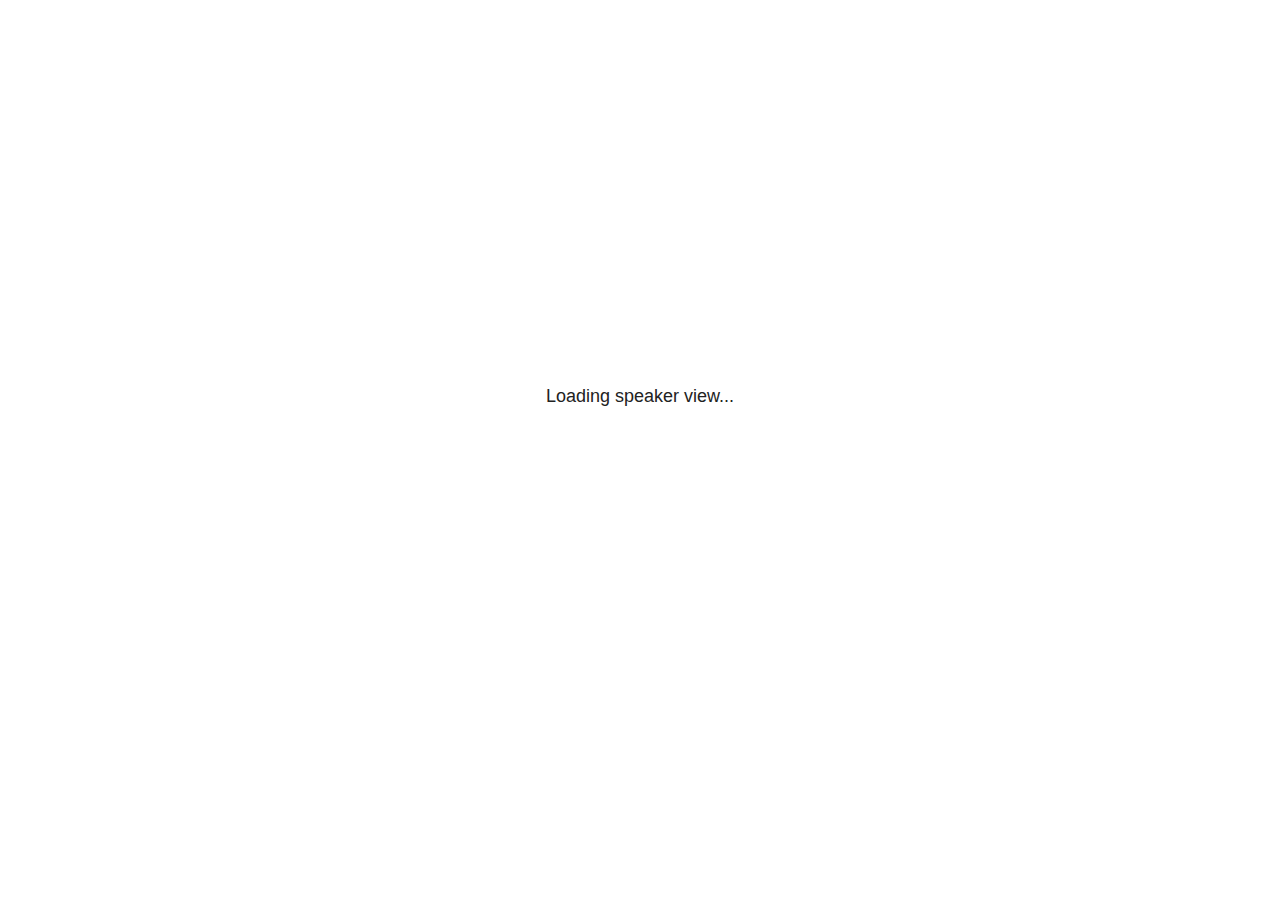
<file: plugin/notes/speaker-view.html>
<html lang="en">
	<head>
		<meta charset="utf-8">

		<title>reveal.js - Speaker View</title>

		<style>
			body {
				font-family: Helvetica;
				font-size: 18px;
			}

			#current-slide,
			#upcoming-slide,
			#speaker-controls {
				padding: 6px;
				box-sizing: border-box;
				-moz-box-sizing: border-box;
			}

			#current-slide iframe,
			#upcoming-slide iframe {
				width: 100%;
				height: 100%;
				border: 1px solid #ddd;
			}

			#current-slide .label,
			#upcoming-slide .label {
				position: absolute;
				top: 10px;
				left: 10px;
				z-index: 2;
			}

			#connection-status {
				position: absolute;
				top: 0;
				left: 0;
				width: 100%;
				height: 100%;
				z-index: 20;
				padding: 30% 20% 20% 20%;
				font-size: 18px;
				color: #222;
				background: #fff;
				text-align: center;
				box-sizing: border-box;
				line-height: 1.4;
			}

			.overlay-element {
				height: 34px;
				line-height: 34px;
				padding: 0 10px;
				text-shadow: none;
				background: rgba( 220, 220, 220, 0.8 );
				color: #222;
				font-size: 14px;
			}

			.overlay-element.interactive:hover {
				background: rgba( 220, 220, 220, 1 );
			}

			#current-slide {
				position: absolute;
				width: 60%;
				height: 100%;
				top: 0;
				left: 0;
				padding-right: 0;
			}

			#upcoming-slide {
				position: absolute;
				width: 40%;
				height: 40%;
				right: 0;
				top: 0;
			}

			/* Speaker controls */
			#speaker-controls {
				position: absolute;
				top: 40%;
				right: 0;
				width: 40%;
				height: 60%;
				overflow: auto;
				font-size: 18px;
			}

				.speaker-controls-time.hidden,
				.speaker-controls-notes.hidden {
					display: none;
				}

				.speaker-controls-time .label,
				.speaker-controls-pace .label,
				.speaker-controls-notes .label {
					text-transform: uppercase;
					font-weight: normal;
					font-size: 0.66em;
					color: #666;
					margin: 0;
				}

				.speaker-controls-time, .speaker-controls-pace {
					border-bottom: 1px solid rgba( 200, 200, 200, 0.5 );
					margin-bottom: 10px;
					padding: 10px 16px;
					padding-bottom: 20px;
					cursor: pointer;
				}

				.speaker-controls-time .reset-button {
					opacity: 0;
					float: right;
					color: #666;
					text-decoration: none;
				}
				.speaker-controls-time:hover .reset-button {
					opacity: 1;
				}

				.speaker-controls-time .timer,
				.speaker-controls-time .clock {
					width: 50%;
				}

				.speaker-controls-time .timer,
				.speaker-controls-time .clock,
				.speaker-controls-time .pacing .hours-value,
				.speaker-controls-time .pacing .minutes-value,
				.speaker-controls-time .pacing .seconds-value {
					font-size: 1.9em;
				}

				.speaker-controls-time .timer {
					float: left;
				}

				.speaker-controls-time .clock {
					float: right;
					text-align: right;
				}

				.speaker-controls-time span.mute {
					opacity: 0.3;
				}

				.speaker-controls-time .pacing-title {
					margin-top: 5px;
				}

				.speaker-controls-time .pacing.ahead {
					color: blue;
				}

				.speaker-controls-time .pacing.on-track {
					color: green;
				}

				.speaker-controls-time .pacing.behind {
					color: red;
				}

				.speaker-controls-notes {
					padding: 10px 16px;
				}

				.speaker-controls-notes .value {
					margin-top: 5px;
					line-height: 1.4;
					font-size: 1.2em;
				}

			/* Layout selector */
			#speaker-layout {
				position: absolute;
				top: 10px;
				right: 10px;
				color: #222;
				z-index: 10;
			}
				#speaker-layout select {
					position: absolute;
					width: 100%;
					height: 100%;
					top: 0;
					left: 0;
					border: 0;
					box-shadow: 0;
					cursor: pointer;
					opacity: 0;

					font-size: 1em;
					background-color: transparent;

					-moz-appearance: none;
					-webkit-appearance: none;
					-webkit-tap-highlight-color: rgba(0, 0, 0, 0);
				}

				#speaker-layout select:focus {
					outline: none;
					box-shadow: none;
				}

			.clear {
				clear: both;
			}

			/* Speaker layout: Wide */
			body[data-speaker-layout="wide"] #current-slide,
			body[data-speaker-layout="wide"] #upcoming-slide {
				width: 50%;
				height: 45%;
				padding: 6px;
			}

			body[data-speaker-layout="wide"] #current-slide {
				top: 0;
				left: 0;
			}

			body[data-speaker-layout="wide"] #upcoming-slide {
				top: 0;
				left: 50%;
			}

			body[data-speaker-layout="wide"] #speaker-controls {
				top: 45%;
				left: 0;
				width: 100%;
				height: 50%;
				font-size: 1.25em;
			}

			/* Speaker layout: Tall */
			body[data-speaker-layout="tall"] #current-slide,
			body[data-speaker-layout="tall"] #upcoming-slide {
				width: 45%;
				height: 50%;
				padding: 6px;
			}

			body[data-speaker-layout="tall"] #current-slide {
				top: 0;
				left: 0;
			}

			body[data-speaker-layout="tall"] #upcoming-slide {
				top: 50%;
				left: 0;
			}

			body[data-speaker-layout="tall"] #speaker-controls {
				padding-top: 40px;
				top: 0;
				left: 45%;
				width: 55%;
				height: 100%;
				font-size: 1.25em;
			}

			/* Speaker layout: Notes only */
			body[data-speaker-layout="notes-only"] #current-slide,
			body[data-speaker-layout="notes-only"] #upcoming-slide {
				display: none;
			}

			body[data-speaker-layout="notes-only"] #speaker-controls {
				padding-top: 40px;
				top: 0;
				left: 0;
				width: 100%;
				height: 100%;
				font-size: 1.25em;
			}

			@media screen and (max-width: 1080px) {
				body[data-speaker-layout="default"] #speaker-controls {
					font-size: 16px;
				}
			}

			@media screen and (max-width: 900px) {
				body[data-speaker-layout="default"] #speaker-controls {
					font-size: 14px;
				}
			}

			@media screen and (max-width: 800px) {
				body[data-speaker-layout="default"] #speaker-controls {
					font-size: 12px;
				}
			}

		</style>
	</head>

	<body>

		<div id="connection-status">Loading speaker view...</div>

		<div id="current-slide"></div>
		<div id="upcoming-slide"><span class="overlay-element label">Upcoming</span></div>
		<div id="speaker-controls">
			<div class="speaker-controls-time">
				<h4 class="label">Time <span class="reset-button">Click to Reset</span></h4>
				<div class="clock">
					<span class="clock-value">0:00 AM</span>
				</div>
				<div class="timer">
					<span class="hours-value">00</span><span class="minutes-value">:00</span><span class="seconds-value">:00</span>
				</div>
				<div class="clear"></div>

				<h4 class="label pacing-title" style="display: none">Pacing – Time to finish current slide</h4>
				<div class="pacing" style="display: none">
					<span class="hours-value">00</span><span class="minutes-value">:00</span><span class="seconds-value">:00</span>
				</div>
			</div>

			<div class="speaker-controls-notes hidden">
				<h4 class="label">Notes</h4>
				<div class="value"></div>
			</div>
		</div>
		<div id="speaker-layout" class="overlay-element interactive">
			<span class="speaker-layout-label"></span>
			<select class="speaker-layout-dropdown"></select>
		</div>

		<script>

			(function() {

				var notes,
					notesValue,
					currentState,
					currentSlide,
					upcomingSlide,
					layoutLabel,
					layoutDropdown,
					pendingCalls = {},
					lastRevealApiCallId = 0,
					connected = false;

				var SPEAKER_LAYOUTS = {
					'default': 'Default',
					'wide': 'Wide',
					'tall': 'Tall',
					'notes-only': 'Notes only'
				};

				setupLayout();

				var connectionStatus = document.querySelector( '#connection-status' );
				var connectionTimeout = setTimeout( function() {
					connectionStatus.innerHTML = 'Error connecting to main window.<br>Please try closing and reopening the speaker view.';
				}, 5000 );

				window.addEventListener( 'message', function( event ) {

					clearTimeout( connectionTimeout );
					connectionStatus.style.display = 'none';

					var data = JSON.parse( event.data );

					// The overview mode is only useful to the reveal.js instance
					// where navigation occurs so we don't sync it
					if( data.state ) delete data.state.overview;

					// Messages sent by the notes plugin inside of the main window
					if( data && data.namespace === 'reveal-notes' ) {
						if( data.type === 'connect' ) {
							handleConnectMessage( data );
						}
						else if( data.type === 'state' ) {
							handleStateMessage( data );
						}
						else if( data.type === 'return' ) {
							pendingCalls[data.callId](data.result);
							delete pendingCalls[data.callId];
						}
					}
					// Messages sent by the reveal.js inside of the current slide preview
					else if( data && data.namespace === 'reveal' ) {
						if( /ready/.test( data.eventName ) ) {
							// Send a message back to notify that the handshake is complete
							window.opener.postMessage( JSON.stringify({ namespace: 'reveal-notes', type: 'connected'} ), '*' );
						}
						else if( /slidechanged|fragmentshown|fragmenthidden|paused|resumed/.test( data.eventName ) && currentState !== JSON.stringify( data.state ) ) {

							window.opener.postMessage( JSON.stringify({ method: 'setState', args: [ data.state ]} ), '*' );

						}
					}

				} );

				/**
				 * Asynchronously calls the Reveal.js API of the main frame.
				 */
				function callRevealApi( methodName, methodArguments, callback ) {

					var callId = ++lastRevealApiCallId;
					pendingCalls[callId] = callback;
					window.opener.postMessage( JSON.stringify( {
						namespace: 'reveal-notes',
						type: 'call',
						callId: callId,
						methodName: methodName,
						arguments: methodArguments
					} ), '*' );

				}

				/**
				 * Called when the main window is trying to establish a
				 * connection.
				 */
				function handleConnectMessage( data ) {

					if( connected === false ) {
						connected = true;

						setupIframes( data );
						setupKeyboard();
						setupNotes();
						setupTimer();
					}

				}

				/**
				 * Called when the main window sends an updated state.
				 */
				function handleStateMessage( data ) {

					// Store the most recently set state to avoid circular loops
					// applying the same state
					currentState = JSON.stringify( data.state );

					// No need for updating the notes in case of fragment changes
					if ( data.notes ) {
						notes.classList.remove( 'hidden' );
						notesValue.style.whiteSpace = data.whitespace;
						if( data.markdown ) {
							notesValue.innerHTML = marked( data.notes );
						}
						else {
							notesValue.innerHTML = data.notes;
						}
					}
					else {
						notes.classList.add( 'hidden' );
					}

					// Update the note slides
					currentSlide.contentWindow.postMessage( JSON.stringify({ method: 'setState', args: [ data.state ] }), '*' );
					upcomingSlide.contentWindow.postMessage( JSON.stringify({ method: 'setState', args: [ data.state ] }), '*' );
					upcomingSlide.contentWindow.postMessage( JSON.stringify({ method: 'next' }), '*' );

				}

				// Limit to max one state update per X ms
				handleStateMessage = debounce( handleStateMessage, 200 );

				/**
				 * Forward keyboard events to the current slide window.
				 * This enables keyboard events to work even if focus
				 * isn't set on the current slide iframe.
				 *
				 * Block F5 default handling, it reloads and disconnects
				 * the speaker notes window.
				 */
				function setupKeyboard() {

					document.addEventListener( 'keydown', function( event ) {
						if( event.keyCode === 116 || ( event.metaKey && event.keyCode === 82 ) ) {
							event.preventDefault();
							return false;
						}
						currentSlide.contentWindow.postMessage( JSON.stringify({ method: 'triggerKey', args: [ event.keyCode ] }), '*' );
					} );

				}

				/**
				 * Creates the preview iframes.
				 */
				function setupIframes( data ) {

					var params = [
						'receiver',
						'progress=false',
						'history=false',
						'transition=none',
						'autoSlide=0',
						'backgroundTransition=none'
					].join( '&' );

					var urlSeparator = /\?/.test(data.url) ? '&' : '?';
					var hash = '#/' + data.state.indexh + '/' + data.state.indexv;
					var currentURL = data.url + urlSeparator + params + '&postMessageEvents=true' + hash;
					var upcomingURL = data.url + urlSeparator + params + '&controls=false' + hash;

					currentSlide = document.createElement( 'iframe' );
					currentSlide.setAttribute( 'width', 1280 );
					currentSlide.setAttribute( 'height', 1024 );
					currentSlide.setAttribute( 'src', currentURL );
					document.querySelector( '#current-slide' ).appendChild( currentSlide );

					upcomingSlide = document.createElement( 'iframe' );
					upcomingSlide.setAttribute( 'width', 640 );
					upcomingSlide.setAttribute( 'height', 512 );
					upcomingSlide.setAttribute( 'src', upcomingURL );
					document.querySelector( '#upcoming-slide' ).appendChild( upcomingSlide );

				}

				/**
				 * Setup the notes UI.
				 */
				function setupNotes() {

					notes = document.querySelector( '.speaker-controls-notes' );
					notesValue = document.querySelector( '.speaker-controls-notes .value' );

				}

				function getTimings( callback ) {

					callRevealApi( 'getSlidesAttributes', [], function ( slideAttributes ) {
						callRevealApi( 'getConfig', [], function ( config ) {
							var totalTime = config.totalTime;
							var minTimePerSlide = config.minimumTimePerSlide || 0;
							var defaultTiming = config.defaultTiming;
							if ((defaultTiming == null) && (totalTime == null)) {
								callback(null);
								return;
							}
							// Setting totalTime overrides defaultTiming
							if (totalTime) {
								defaultTiming = 0;
							}
							var timings = [];
							for ( var i in slideAttributes ) {
								var slide = slideAttributes[ i ];
								var timing = defaultTiming;
								if( slide.hasOwnProperty( 'data-timing' )) {
									var t = slide[ 'data-timing' ];
									timing = parseInt(t);
									if( isNaN(timing) ) {
										console.warn("Could not parse timing '" + t + "' of slide " + i + "; using default of " + defaultTiming);
										timing = defaultTiming;
									}
								}
								timings.push(timing);
							}
							if ( totalTime ) {
								// After we've allocated time to individual slides, we summarize it and
								// subtract it from the total time
								var remainingTime = totalTime - timings.reduce( function(a, b) { return a + b; }, 0 );
								// The remaining time is divided by the number of slides that have 0 seconds
								// allocated at the moment, giving the average time-per-slide on the remaining slides
								var remainingSlides = (timings.filter( function(x) { return x == 0 }) ).length
								var timePerSlide = Math.round( remainingTime / remainingSlides, 0 )
								// And now we replace every zero-value timing with that average
								timings = timings.map( function(x) { return (x==0 ? timePerSlide : x) } );
							}
							var slidesUnderMinimum = timings.filter( function(x) { return (x < minTimePerSlide) } ).length
							if ( slidesUnderMinimum ) {
								message = "The pacing time for " + slidesUnderMinimum + " slide(s) is under the configured minimum of " + minTimePerSlide + " seconds. Check the data-timing attribute on individual slides, or consider increasing the totalTime or minimumTimePerSlide configuration options (or removing some slides).";
								alert(message);
							}
							callback( timings );
						} );
					} );

				}

				/**
				 * Return the number of seconds allocated for presenting
				 * all slides up to and including this one.
				 */
				function getTimeAllocated( timings, callback ) {

					callRevealApi( 'getSlidePastCount', [], function ( currentSlide ) {
						var allocated = 0;
						for (var i in timings.slice(0, currentSlide + 1)) {
							allocated += timings[i];
						}
						callback( allocated );
					} );

				}

				/**
				 * Create the timer and clock and start updating them
				 * at an interval.
				 */
				function setupTimer() {

					var start = new Date(),
					timeEl = document.querySelector( '.speaker-controls-time' ),
					clockEl = timeEl.querySelector( '.clock-value' ),
					hoursEl = timeEl.querySelector( '.hours-value' ),
					minutesEl = timeEl.querySelector( '.minutes-value' ),
					secondsEl = timeEl.querySelector( '.seconds-value' ),
					pacingTitleEl = timeEl.querySelector( '.pacing-title' ),
					pacingEl = timeEl.querySelector( '.pacing' ),
					pacingHoursEl = pacingEl.querySelector( '.hours-value' ),
					pacingMinutesEl = pacingEl.querySelector( '.minutes-value' ),
					pacingSecondsEl = pacingEl.querySelector( '.seconds-value' );

					var timings = null;
					getTimings( function ( _timings ) {

						timings = _timings;
						if (_timings !== null) {
							pacingTitleEl.style.removeProperty('display');
							pacingEl.style.removeProperty('display');
						}

						// Update once directly
						_updateTimer();

						// Then update every second
						setInterval( _updateTimer, 1000 );

					} );


					function _resetTimer() {

						if (timings == null) {
							start = new Date();
							_updateTimer();
						}
						else {
							// Reset timer to beginning of current slide
							getTimeAllocated( timings, function ( slideEndTimingSeconds ) {
								var slideEndTiming = slideEndTimingSeconds * 1000;
								callRevealApi( 'getSlidePastCount', [], function ( currentSlide ) {
									var currentSlideTiming = timings[currentSlide] * 1000;
									var previousSlidesTiming = slideEndTiming - currentSlideTiming;
									var now = new Date();
									start = new Date(now.getTime() - previousSlidesTiming);
									_updateTimer();
								} );
							} );
						}

					}

					timeEl.addEventListener( 'click', function() {
						_resetTimer();
						return false;
					} );

					function _displayTime( hrEl, minEl, secEl, time) {

						var sign = Math.sign(time) == -1 ? "-" : "";
						time = Math.abs(Math.round(time / 1000));
						var seconds = time % 60;
						var minutes = Math.floor( time / 60 ) % 60 ;
						var hours = Math.floor( time / ( 60 * 60 )) ;
						hrEl.innerHTML = sign + zeroPadInteger( hours );
						if (hours == 0) {
							hrEl.classList.add( 'mute' );
						}
						else {
							hrEl.classList.remove( 'mute' );
						}
						minEl.innerHTML = ':' + zeroPadInteger( minutes );
						if (hours == 0 && minutes == 0) {
							minEl.classList.add( 'mute' );
						}
						else {
							minEl.classList.remove( 'mute' );
						}
						secEl.innerHTML = ':' + zeroPadInteger( seconds );
					}

					function _updateTimer() {

						var diff, hours, minutes, seconds,
						now = new Date();

						diff = now.getTime() - start.getTime();

						clockEl.innerHTML = now.toLocaleTimeString( 'en-US', { hour12: true, hour: '2-digit', minute:'2-digit' } );
						_displayTime( hoursEl, minutesEl, secondsEl, diff );
						if (timings !== null) {
							_updatePacing(diff);
						}

					}

					function _updatePacing(diff) {

						getTimeAllocated( timings, function ( slideEndTimingSeconds ) {
							var slideEndTiming = slideEndTimingSeconds * 1000;

							callRevealApi( 'getSlidePastCount', [], function ( currentSlide ) {
								var currentSlideTiming = timings[currentSlide] * 1000;
								var timeLeftCurrentSlide = slideEndTiming - diff;
								if (timeLeftCurrentSlide < 0) {
									pacingEl.className = 'pacing behind';
								}
								else if (timeLeftCurrentSlide < currentSlideTiming) {
									pacingEl.className = 'pacing on-track';
								}
								else {
									pacingEl.className = 'pacing ahead';
								}
								_displayTime( pacingHoursEl, pacingMinutesEl, pacingSecondsEl, timeLeftCurrentSlide );
							} );
						} );
					}

				}

				/**
				 * Sets up the speaker view layout and layout selector.
				 */
				function setupLayout() {

					layoutDropdown = document.querySelector( '.speaker-layout-dropdown' );
					layoutLabel = document.querySelector( '.speaker-layout-label' );

					// Render the list of available layouts
					for( var id in SPEAKER_LAYOUTS ) {
						var option = document.createElement( 'option' );
						option.setAttribute( 'value', id );
						option.textContent = SPEAKER_LAYOUTS[ id ];
						layoutDropdown.appendChild( option );
					}

					// Monitor the dropdown for changes
					layoutDropdown.addEventListener( 'change', function( event ) {

						setLayout( layoutDropdown.value );

					}, false );

					// Restore any currently persisted layout
					setLayout( getLayout() );

				}

				/**
				 * Sets a new speaker view layout. The layout is persisted
				 * in local storage.
				 */
				function setLayout( value ) {

					var title = SPEAKER_LAYOUTS[ value ];

					layoutLabel.innerHTML = 'Layout' + ( title ? ( ': ' + title ) : '' );
					layoutDropdown.value = value;

					document.body.setAttribute( 'data-speaker-layout', value );

					// Persist locally
					if( supportsLocalStorage() ) {
						window.localStorage.setItem( 'reveal-speaker-layout', value );
					}

				}

				/**
				 * Returns the ID of the most recently set speaker layout
				 * or our default layout if none has been set.
				 */
				function getLayout() {

					if( supportsLocalStorage() ) {
						var layout = window.localStorage.getItem( 'reveal-speaker-layout' );
						if( layout ) {
							return layout;
						}
					}

					// Default to the first record in the layouts hash
					for( var id in SPEAKER_LAYOUTS ) {
						return id;
					}

				}

				function supportsLocalStorage() {

					try {
						localStorage.setItem('test', 'test');
						localStorage.removeItem('test');
						return true;
					}
					catch( e ) {
						return false;
					}

				}

				function zeroPadInteger( num ) {

					var str = '00' + parseInt( num );
					return str.substring( str.length - 2 );

				}

				/**
				 * Limits the frequency at which a function can be called.
				 */
				function debounce( fn, ms ) {

					var lastTime = 0,
						timeout;

					return function() {

						var args = arguments;
						var context = this;

						clearTimeout( timeout );

						var timeSinceLastCall = Date.now() - lastTime;
						if( timeSinceLastCall > ms ) {
							fn.apply( context, args );
							lastTime = Date.now();
						}
						else {
							timeout = setTimeout( function() {
								fn.apply( context, args );
								lastTime = Date.now();
							}, ms - timeSinceLastCall );
						}

					}

				}

			})();

		</script>
	</body>
</html>
</file>
<file: dist/reveal.css>
/*!
* reveal.js 4.0.2
* https://revealjs.com
* MIT licensed
*
* Copyright (C) 2020 Hakim El Hattab, https://hakim.se
*/
.reveal .r-stretch,.reveal .stretch{max-width:none;max-height:none}.reveal pre.r-stretch code,.reveal pre.stretch code{height:100%;max-height:100%;box-sizing:border-box}.reveal .r-fit-text{display:inline-block;white-space:nowrap}.reveal .r-stack{display:grid}.reveal .r-stack>*{grid-area:1/1;margin:auto}.reveal .r-hstack,.reveal .r-vstack{display:flex}.reveal .r-hstack img,.reveal .r-hstack video,.reveal .r-vstack img,.reveal .r-vstack video{min-width:0;min-height:0;-o-object-fit:contain;object-fit:contain}.reveal .r-vstack{flex-direction:column;align-items:center;justify-content:center}.reveal .r-hstack{flex-direction:row;align-items:center;justify-content:center}.reveal .items-stretch{align-items:stretch}.reveal .items-start{align-items:flex-start}.reveal .items-center{align-items:center}.reveal .items-end{align-items:flex-end}.reveal .justify-between{justify-content:space-between}.reveal .justify-around{justify-content:space-around}.reveal .justify-start{justify-content:flex-start}.reveal .justify-center{justify-content:center}.reveal .justify-end{justify-content:flex-end}html.reveal-full-page{width:100%;height:100%;height:100vh;height:calc(var(--vh,1vh) * 100);overflow:hidden}.reveal-viewport{height:100%;overflow:hidden;position:relative;line-height:1;margin:0;background-color:#fff;color:#000}.reveal .slides section .fragment{opacity:0;visibility:hidden;transition:all .2s ease;will-change:opacity}.reveal .slides section .fragment.visible{opacity:1;visibility:inherit}.reveal .slides section .fragment.disabled{transition:none}.reveal .slides section .fragment.grow{opacity:1;visibility:inherit}.reveal .slides section .fragment.grow.visible{transform:scale(1.3)}.reveal .slides section .fragment.shrink{opacity:1;visibility:inherit}.reveal .slides section .fragment.shrink.visible{transform:scale(.7)}.reveal .slides section .fragment.zoom-in{transform:scale(.1)}.reveal .slides section .fragment.zoom-in.visible{transform:none}.reveal .slides section .fragment.fade-out{opacity:1;visibility:inherit}.reveal .slides section .fragment.fade-out.visible{opacity:0;visibility:hidden}.reveal .slides section .fragment.semi-fade-out{opacity:1;visibility:inherit}.reveal .slides section .fragment.semi-fade-out.visible{opacity:.5;visibility:inherit}.reveal .slides section .fragment.strike{opacity:1;visibility:inherit}.reveal .slides section .fragment.strike.visible{text-decoration:line-through}.reveal .slides section .fragment.fade-up{transform:translate(0,40px)}.reveal .slides section .fragment.fade-up.visible{transform:translate(0,0)}.reveal .slides section .fragment.fade-down{transform:translate(0,-40px)}.reveal .slides section .fragment.fade-down.visible{transform:translate(0,0)}.reveal .slides section .fragment.fade-right{transform:translate(-40px,0)}.reveal .slides section .fragment.fade-right.visible{transform:translate(0,0)}.reveal .slides section .fragment.fade-left{transform:translate(40px,0)}.reveal .slides section .fragment.fade-left.visible{transform:translate(0,0)}.reveal .slides section .fragment.current-visible,.reveal .slides section .fragment.fade-in-then-out{opacity:0;visibility:hidden}.reveal .slides section .fragment.current-visible.current-fragment,.reveal .slides section .fragment.fade-in-then-out.current-fragment{opacity:1;visibility:inherit}.reveal .slides section .fragment.fade-in-then-semi-out{opacity:0;visibility:hidden}.reveal .slides section .fragment.fade-in-then-semi-out.visible{opacity:.5;visibility:inherit}.reveal .slides section .fragment.fade-in-then-semi-out.current-fragment{opacity:1;visibility:inherit}.reveal .slides section .fragment.highlight-blue,.reveal .slides section .fragment.highlight-current-blue,.reveal .slides section .fragment.highlight-current-green,.reveal .slides section .fragment.highlight-current-red,.reveal .slides section .fragment.highlight-green,.reveal .slides section .fragment.highlight-red{opacity:1;visibility:inherit}.reveal .slides section .fragment.highlight-red.visible{color:#ff2c2d}.reveal .slides section .fragment.highlight-green.visible{color:#17ff2e}.reveal .slides section .fragment.highlight-blue.visible{color:#1b91ff}.reveal .slides section .fragment.highlight-current-red.current-fragment{color:#ff2c2d}.reveal .slides section .fragment.highlight-current-green.current-fragment{color:#17ff2e}.reveal .slides section .fragment.highlight-current-blue.current-fragment{color:#1b91ff}.reveal:after{content:'';font-style:italic}.reveal iframe{z-index:1}.reveal a{position:relative}@keyframes bounce-right{0%,10%,25%,40%,50%{transform:translateX(0)}20%{transform:translateX(10px)}30%{transform:translateX(-5px)}}@keyframes bounce-left{0%,10%,25%,40%,50%{transform:translateX(0)}20%{transform:translateX(-10px)}30%{transform:translateX(5px)}}@keyframes bounce-down{0%,10%,25%,40%,50%{transform:translateY(0)}20%{transform:translateY(10px)}30%{transform:translateY(-5px)}}.reveal .controls{display:none;position:absolute;top:auto;bottom:12px;right:12px;left:auto;z-index:11;color:#000;pointer-events:none;font-size:10px}.reveal .controls button{position:absolute;padding:0;background-color:transparent;border:0;outline:0;cursor:pointer;color:currentColor;transform:scale(.9999);transition:color .2s ease,opacity .2s ease,transform .2s ease;z-index:2;pointer-events:auto;font-size:inherit;visibility:hidden;opacity:0;-webkit-appearance:none;-webkit-tap-highlight-color:transparent}.reveal .controls .controls-arrow:after,.reveal .controls .controls-arrow:before{content:'';position:absolute;top:0;left:0;width:2.6em;height:.5em;border-radius:.25em;background-color:currentColor;transition:all .15s ease,background-color .8s ease;transform-origin:.2em 50%;will-change:transform}.reveal .controls .controls-arrow{position:relative;width:3.6em;height:3.6em}.reveal .controls .controls-arrow:before{transform:translateX(.5em) translateY(1.55em) rotate(45deg)}.reveal .controls .controls-arrow:after{transform:translateX(.5em) translateY(1.55em) rotate(-45deg)}.reveal .controls .controls-arrow:hover:before{transform:translateX(.5em) translateY(1.55em) rotate(40deg)}.reveal .controls .controls-arrow:hover:after{transform:translateX(.5em) translateY(1.55em) rotate(-40deg)}.reveal .controls .controls-arrow:active:before{transform:translateX(.5em) translateY(1.55em) rotate(36deg)}.reveal .controls .controls-arrow:active:after{transform:translateX(.5em) translateY(1.55em) rotate(-36deg)}.reveal .controls .navigate-left{right:6.4em;bottom:3.2em;transform:translateX(-10px)}.reveal .controls .navigate-left.highlight{animation:bounce-left 2s 50 both ease-out}.reveal .controls .navigate-right{right:0;bottom:3.2em;transform:translateX(10px)}.reveal .controls .navigate-right .controls-arrow{transform:rotate(180deg)}.reveal .controls .navigate-right.highlight{animation:bounce-right 2s 50 both ease-out}.reveal .controls .navigate-up{right:3.2em;bottom:6.4em;transform:translateY(-10px)}.reveal .controls .navigate-up .controls-arrow{transform:rotate(90deg)}.reveal .controls .navigate-down{right:3.2em;bottom:-1.4em;padding-bottom:1.4em;transform:translateY(10px)}.reveal .controls .navigate-down .controls-arrow{transform:rotate(-90deg)}.reveal .controls .navigate-down.highlight{animation:bounce-down 2s 50 both ease-out}.reveal .controls[data-controls-back-arrows=faded] .navigate-up.enabled{opacity:.3}.reveal .controls[data-controls-back-arrows=faded] .navigate-up.enabled:hover{opacity:1}.reveal .controls[data-controls-back-arrows=hidden] .navigate-up.enabled{opacity:0;visibility:hidden}.reveal .controls .enabled{visibility:visible;opacity:.9;cursor:pointer;transform:none}.reveal .controls .enabled.fragmented{opacity:.5}.reveal .controls .enabled.fragmented:hover,.reveal .controls .enabled:hover{opacity:1}.reveal:not(.rtl) .controls[data-controls-back-arrows=faded] .navigate-left.enabled{opacity:.3}.reveal:not(.rtl) .controls[data-controls-back-arrows=faded] .navigate-left.enabled:hover{opacity:1}.reveal:not(.rtl) .controls[data-controls-back-arrows=hidden] .navigate-left.enabled{opacity:0;visibility:hidden}.reveal.rtl .controls[data-controls-back-arrows=faded] .navigate-right.enabled{opacity:.3}.reveal.rtl .controls[data-controls-back-arrows=faded] .navigate-right.enabled:hover{opacity:1}.reveal.rtl .controls[data-controls-back-arrows=hidden] .navigate-right.enabled{opacity:0;visibility:hidden}.reveal[data-navigation-mode=linear].has-horizontal-slides .navigate-down,.reveal[data-navigation-mode=linear].has-horizontal-slides .navigate-up{display:none}.reveal:not(.has-vertical-slides) .controls .navigate-left,.reveal[data-navigation-mode=linear].has-horizontal-slides .navigate-left{bottom:1.4em;right:5.5em}.reveal:not(.has-vertical-slides) .controls .navigate-right,.reveal[data-navigation-mode=linear].has-horizontal-slides .navigate-right{bottom:1.4em;right:.5em}.reveal:not(.has-horizontal-slides) .controls .navigate-up{right:1.4em;bottom:5em}.reveal:not(.has-horizontal-slides) .controls .navigate-down{right:1.4em;bottom:.5em}.reveal.has-dark-background .controls{color:#fff}.reveal.has-light-background .controls{color:#000}.reveal.no-hover .controls .controls-arrow:active:before,.reveal.no-hover .controls .controls-arrow:hover:before{transform:translateX(.5em) translateY(1.55em) rotate(45deg)}.reveal.no-hover .controls .controls-arrow:active:after,.reveal.no-hover .controls .controls-arrow:hover:after{transform:translateX(.5em) translateY(1.55em) rotate(-45deg)}@media screen and (min-width:500px){.reveal .controls[data-controls-layout=edges]{top:0;right:0;bottom:0;left:0}.reveal .controls[data-controls-layout=edges] .navigate-down,.reveal .controls[data-controls-layout=edges] .navigate-left,.reveal .controls[data-controls-layout=edges] .navigate-right,.reveal .controls[data-controls-layout=edges] .navigate-up{bottom:auto;right:auto}.reveal .controls[data-controls-layout=edges] .navigate-left{top:50%;left:.8em;margin-top:-1.8em}.reveal .controls[data-controls-layout=edges] .navigate-right{top:50%;right:.8em;margin-top:-1.8em}.reveal .controls[data-controls-layout=edges] .navigate-up{top:.8em;left:50%;margin-left:-1.8em}.reveal .controls[data-controls-layout=edges] .navigate-down{bottom:-.3em;left:50%;margin-left:-1.8em}}.reveal .progress{position:absolute;display:none;height:3px;width:100%;bottom:0;left:0;z-index:10;background-color:rgba(0,0,0,.2);color:#fff}.reveal .progress:after{content:'';display:block;position:absolute;height:10px;width:100%;top:-10px}.reveal .progress span{display:block;height:100%;width:100%;background-color:currentColor;transition:transform .8s cubic-bezier(.26,.86,.44,.985);transform-origin:0 0;transform:scaleX(0)}.reveal .slide-number{position:absolute;display:block;right:8px;bottom:8px;z-index:31;font-family:Helvetica,sans-serif;font-size:12px;line-height:1;color:#fff;background-color:rgba(0,0,0,.4);padding:5px}.reveal .slide-number a{color:currentColor}.reveal .slide-number-delimiter{margin:0 3px}.reveal{position:relative;width:100%;height:100%;overflow:hidden;touch-action:pinch-zoom}.reveal.embedded{touch-action:pan-y}.reveal .slides{position:absolute;width:100%;height:100%;top:0;right:0;bottom:0;left:0;margin:auto;pointer-events:none;overflow:visible;z-index:1;text-align:center;perspective:600px;perspective-origin:50% 40%}.reveal .slides>section{perspective:600px}.reveal .slides>section,.reveal .slides>section>section{display:none;position:absolute;width:100%;pointer-events:auto;z-index:10;transform-style:flat;transition:transform-origin .8s cubic-bezier(.26,.86,.44,.985),transform .8s cubic-bezier(.26,.86,.44,.985),visibility .8s cubic-bezier(.26,.86,.44,.985),opacity .8s cubic-bezier(.26,.86,.44,.985)}.reveal[data-transition-speed=fast] .slides section{transition-duration:.4s}.reveal[data-transition-speed=slow] .slides section{transition-duration:1.2s}.reveal .slides section[data-transition-speed=fast]{transition-duration:.4s}.reveal .slides section[data-transition-speed=slow]{transition-duration:1.2s}.reveal .slides>section.stack{padding-top:0;padding-bottom:0;pointer-events:none;height:100%}.reveal .slides>section.present,.reveal .slides>section>section.present{display:block;z-index:11;opacity:1}.reveal .slides>section:empty,.reveal .slides>section>section:empty,.reveal .slides>section>section[data-background-interactive],.reveal .slides>section[data-background-interactive]{pointer-events:none}.reveal.center,.reveal.center .slides,.reveal.center .slides section{min-height:0!important}.reveal .slides>section:not(.present),.reveal .slides>section>section:not(.present){pointer-events:none}.reveal.overview .slides>section,.reveal.overview .slides>section>section{pointer-events:auto}.reveal .slides>section.future,.reveal .slides>section.past,.reveal .slides>section>section.future,.reveal .slides>section>section.past{opacity:0}.reveal.slide section{-webkit-backface-visibility:hidden;backface-visibility:hidden}.reveal .slides>section[data-transition=slide].past,.reveal .slides>section[data-transition~=slide-out].past,.reveal.slide .slides>section:not([data-transition]).past{transform:translate(-150%,0)}.reveal .slides>section[data-transition=slide].future,.reveal .slides>section[data-transition~=slide-in].future,.reveal.slide .slides>section:not([data-transition]).future{transform:translate(150%,0)}.reveal .slides>section>section[data-transition=slide].past,.reveal .slides>section>section[data-transition~=slide-out].past,.reveal.slide .slides>section>section:not([data-transition]).past{transform:translate(0,-150%)}.reveal .slides>section>section[data-transition=slide].future,.reveal .slides>section>section[data-transition~=slide-in].future,.reveal.slide .slides>section>section:not([data-transition]).future{transform:translate(0,150%)}.reveal.linear section{-webkit-backface-visibility:hidden;backface-visibility:hidden}.reveal .slides>section[data-transition=linear].past,.reveal .slides>section[data-transition~=linear-out].past,.reveal.linear .slides>section:not([data-transition]).past{transform:translate(-150%,0)}.reveal .slides>section[data-transition=linear].future,.reveal .slides>section[data-transition~=linear-in].future,.reveal.linear .slides>section:not([data-transition]).future{transform:translate(150%,0)}.reveal .slides>section>section[data-transition=linear].past,.reveal .slides>section>section[data-transition~=linear-out].past,.reveal.linear .slides>section>section:not([data-transition]).past{transform:translate(0,-150%)}.reveal .slides>section>section[data-transition=linear].future,.reveal .slides>section>section[data-transition~=linear-in].future,.reveal.linear .slides>section>section:not([data-transition]).future{transform:translate(0,150%)}.reveal .slides section[data-transition=default].stack,.reveal.default .slides section.stack{transform-style:preserve-3d}.reveal .slides>section[data-transition=default].past,.reveal .slides>section[data-transition~=default-out].past,.reveal.default .slides>section:not([data-transition]).past{transform:translate3d(-100%,0,0) rotateY(-90deg) translate3d(-100%,0,0)}.reveal .slides>section[data-transition=default].future,.reveal .slides>section[data-transition~=default-in].future,.reveal.default .slides>section:not([data-transition]).future{transform:translate3d(100%,0,0) rotateY(90deg) translate3d(100%,0,0)}.reveal .slides>section>section[data-transition=default].past,.reveal .slides>section>section[data-transition~=default-out].past,.reveal.default .slides>section>section:not([data-transition]).past{transform:translate3d(0,-300px,0) rotateX(70deg) translate3d(0,-300px,0)}.reveal .slides>section>section[data-transition=default].future,.reveal .slides>section>section[data-transition~=default-in].future,.reveal.default .slides>section>section:not([data-transition]).future{transform:translate3d(0,300px,0) rotateX(-70deg) translate3d(0,300px,0)}.reveal .slides section[data-transition=convex].stack,.reveal.convex .slides section.stack{transform-style:preserve-3d}.reveal .slides>section[data-transition=convex].past,.reveal .slides>section[data-transition~=convex-out].past,.reveal.convex .slides>section:not([data-transition]).past{transform:translate3d(-100%,0,0) rotateY(-90deg) translate3d(-100%,0,0)}.reveal .slides>section[data-transition=convex].future,.reveal .slides>section[data-transition~=convex-in].future,.reveal.convex .slides>section:not([data-transition]).future{transform:translate3d(100%,0,0) rotateY(90deg) translate3d(100%,0,0)}.reveal .slides>section>section[data-transition=convex].past,.reveal .slides>section>section[data-transition~=convex-out].past,.reveal.convex .slides>section>section:not([data-transition]).past{transform:translate3d(0,-300px,0) rotateX(70deg) translate3d(0,-300px,0)}.reveal .slides>section>section[data-transition=convex].future,.reveal .slides>section>section[data-transition~=convex-in].future,.reveal.convex .slides>section>section:not([data-transition]).future{transform:translate3d(0,300px,0) rotateX(-70deg) translate3d(0,300px,0)}.reveal .slides section[data-transition=concave].stack,.reveal.concave .slides section.stack{transform-style:preserve-3d}.reveal .slides>section[data-transition=concave].past,.reveal .slides>section[data-transition~=concave-out].past,.reveal.concave .slides>section:not([data-transition]).past{transform:translate3d(-100%,0,0) rotateY(90deg) translate3d(-100%,0,0)}.reveal .slides>section[data-transition=concave].future,.reveal .slides>section[data-transition~=concave-in].future,.reveal.concave .slides>section:not([data-transition]).future{transform:translate3d(100%,0,0) rotateY(-90deg) translate3d(100%,0,0)}.reveal .slides>section>section[data-transition=concave].past,.reveal .slides>section>section[data-transition~=concave-out].past,.reveal.concave .slides>section>section:not([data-transition]).past{transform:translate3d(0,-80%,0) rotateX(-70deg) translate3d(0,-80%,0)}.reveal .slides>section>section[data-transition=concave].future,.reveal .slides>section>section[data-transition~=concave-in].future,.reveal.concave .slides>section>section:not([data-transition]).future{transform:translate3d(0,80%,0) rotateX(70deg) translate3d(0,80%,0)}.reveal .slides section[data-transition=zoom],.reveal.zoom .slides section:not([data-transition]){transition-timing-function:ease}.reveal .slides>section[data-transition=zoom].past,.reveal .slides>section[data-transition~=zoom-out].past,.reveal.zoom .slides>section:not([data-transition]).past{visibility:hidden;transform:scale(16)}.reveal .slides>section[data-transition=zoom].future,.reveal .slides>section[data-transition~=zoom-in].future,.reveal.zoom .slides>section:not([data-transition]).future{visibility:hidden;transform:scale(.2)}.reveal .slides>section>section[data-transition=zoom].past,.reveal .slides>section>section[data-transition~=zoom-out].past,.reveal.zoom .slides>section>section:not([data-transition]).past{transform:scale(16)}.reveal .slides>section>section[data-transition=zoom].future,.reveal .slides>section>section[data-transition~=zoom-in].future,.reveal.zoom .slides>section>section:not([data-transition]).future{transform:scale(.2)}.reveal.cube .slides{perspective:1300px}.reveal.cube .slides section{padding:30px;min-height:700px;-webkit-backface-visibility:hidden;backface-visibility:hidden;box-sizing:border-box;transform-style:preserve-3d}.reveal.center.cube .slides section{min-height:0}.reveal.cube .slides section:not(.stack):before{content:'';position:absolute;display:block;width:100%;height:100%;left:0;top:0;background:rgba(0,0,0,.1);border-radius:4px;transform:translateZ(-20px)}.reveal.cube .slides section:not(.stack):after{content:'';position:absolute;display:block;width:90%;height:30px;left:5%;bottom:0;background:0 0;z-index:1;border-radius:4px;box-shadow:0 95px 25px rgba(0,0,0,.2);transform:translateZ(-90px) rotateX(65deg)}.reveal.cube .slides>section.stack{padding:0;background:0 0}.reveal.cube .slides>section.past{transform-origin:100% 0;transform:translate3d(-100%,0,0) rotateY(-90deg)}.reveal.cube .slides>section.future{transform-origin:0 0;transform:translate3d(100%,0,0) rotateY(90deg)}.reveal.cube .slides>section>section.past{transform-origin:0 100%;transform:translate3d(0,-100%,0) rotateX(90deg)}.reveal.cube .slides>section>section.future{transform-origin:0 0;transform:translate3d(0,100%,0) rotateX(-90deg)}.reveal.page .slides{perspective-origin:0 50%;perspective:3000px}.reveal.page .slides section{padding:30px;min-height:700px;box-sizing:border-box;transform-style:preserve-3d}.reveal.page .slides section.past{z-index:12}.reveal.page .slides section:not(.stack):before{content:'';position:absolute;display:block;width:100%;height:100%;left:0;top:0;background:rgba(0,0,0,.1);transform:translateZ(-20px)}.reveal.page .slides section:not(.stack):after{content:'';position:absolute;display:block;width:90%;height:30px;left:5%;bottom:0;background:0 0;z-index:1;border-radius:4px;box-shadow:0 95px 25px rgba(0,0,0,.2);-webkit-transform:translateZ(-90px) rotateX(65deg)}.reveal.page .slides>section.stack{padding:0;background:0 0}.reveal.page .slides>section.past{transform-origin:0 0;transform:translate3d(-40%,0,0) rotateY(-80deg)}.reveal.page .slides>section.future{transform-origin:100% 0;transform:translate3d(0,0,0)}.reveal.page .slides>section>section.past{transform-origin:0 0;transform:translate3d(0,-40%,0) rotateX(80deg)}.reveal.page .slides>section>section.future{transform-origin:0 100%;transform:translate3d(0,0,0)}.reveal .slides section[data-transition=fade],.reveal.fade .slides section:not([data-transition]),.reveal.fade .slides>section>section:not([data-transition]){transform:none;transition:opacity .5s}.reveal.fade.overview .slides section,.reveal.fade.overview .slides>section>section{transition:none}.reveal .slides section[data-transition=none],.reveal.none .slides section:not([data-transition]){transform:none;transition:none}.reveal .pause-overlay{position:absolute;top:0;left:0;width:100%;height:100%;background:#000;visibility:hidden;opacity:0;z-index:100;transition:all 1s ease}.reveal .pause-overlay .resume-button{position:absolute;bottom:20px;right:20px;color:#ccc;border-radius:2px;padding:6px 14px;border:2px solid #ccc;font-size:16px;background:0 0;cursor:pointer}.reveal .pause-overlay .resume-button:hover{color:#fff;border-color:#fff}.reveal.paused .pause-overlay{visibility:visible;opacity:1}.reveal .no-transition,.reveal .no-transition *,.reveal .slides.disable-slide-transitions section{transition:none!important}.reveal .slides.disable-slide-transitions section{transform:none!important}.reveal .backgrounds{position:absolute;width:100%;height:100%;top:0;left:0;perspective:600px}.reveal .slide-background{display:none;position:absolute;width:100%;height:100%;opacity:0;visibility:hidden;overflow:hidden;background-color:rgba(0,0,0,0);transition:all .8s cubic-bezier(.26,.86,.44,.985)}.reveal .slide-background-content{position:absolute;width:100%;height:100%;background-position:50% 50%;background-repeat:no-repeat;background-size:cover}.reveal .slide-background.stack{display:block}.reveal .slide-background.present{opacity:1;visibility:visible;z-index:2}.print-pdf .reveal .slide-background{opacity:1!important;visibility:visible!important}.reveal .slide-background video{position:absolute;width:100%;height:100%;max-width:none;max-height:none;top:0;left:0;-o-object-fit:cover;object-fit:cover}.reveal .slide-background[data-background-size=contain] video{-o-object-fit:contain;object-fit:contain}.reveal>.backgrounds .slide-background[data-background-transition=none],.reveal[data-background-transition=none]>.backgrounds .slide-background{transition:none}.reveal>.backgrounds .slide-background[data-background-transition=slide],.reveal[data-background-transition=slide]>.backgrounds .slide-background{opacity:1;-webkit-backface-visibility:hidden;backface-visibility:hidden}.reveal>.backgrounds .slide-background.past[data-background-transition=slide],.reveal[data-background-transition=slide]>.backgrounds .slide-background.past{transform:translate(-100%,0)}.reveal>.backgrounds .slide-background.future[data-background-transition=slide],.reveal[data-background-transition=slide]>.backgrounds .slide-background.future{transform:translate(100%,0)}.reveal>.backgrounds .slide-background>.slide-background.past[data-background-transition=slide],.reveal[data-background-transition=slide]>.backgrounds .slide-background>.slide-background.past{transform:translate(0,-100%)}.reveal>.backgrounds .slide-background>.slide-background.future[data-background-transition=slide],.reveal[data-background-transition=slide]>.backgrounds .slide-background>.slide-background.future{transform:translate(0,100%)}.reveal>.backgrounds .slide-background.past[data-background-transition=convex],.reveal[data-background-transition=convex]>.backgrounds .slide-background.past{opacity:0;transform:translate3d(-100%,0,0) rotateY(-90deg) translate3d(-100%,0,0)}.reveal>.backgrounds .slide-background.future[data-background-transition=convex],.reveal[data-background-transition=convex]>.backgrounds .slide-background.future{opacity:0;transform:translate3d(100%,0,0) rotateY(90deg) translate3d(100%,0,0)}.reveal>.backgrounds .slide-background>.slide-background.past[data-background-transition=convex],.reveal[data-background-transition=convex]>.backgrounds .slide-background>.slide-background.past{opacity:0;transform:translate3d(0,-100%,0) rotateX(90deg) translate3d(0,-100%,0)}.reveal>.backgrounds .slide-background>.slide-background.future[data-background-transition=convex],.reveal[data-background-transition=convex]>.backgrounds .slide-background>.slide-background.future{opacity:0;transform:translate3d(0,100%,0) rotateX(-90deg) translate3d(0,100%,0)}.reveal>.backgrounds .slide-background.past[data-background-transition=concave],.reveal[data-background-transition=concave]>.backgrounds .slide-background.past{opacity:0;transform:translate3d(-100%,0,0) rotateY(90deg) translate3d(-100%,0,0)}.reveal>.backgrounds .slide-background.future[data-background-transition=concave],.reveal[data-background-transition=concave]>.backgrounds .slide-background.future{opacity:0;transform:translate3d(100%,0,0) rotateY(-90deg) translate3d(100%,0,0)}.reveal>.backgrounds .slide-background>.slide-background.past[data-background-transition=concave],.reveal[data-background-transition=concave]>.backgrounds .slide-background>.slide-background.past{opacity:0;transform:translate3d(0,-100%,0) rotateX(-90deg) translate3d(0,-100%,0)}.reveal>.backgrounds .slide-background>.slide-background.future[data-background-transition=concave],.reveal[data-background-transition=concave]>.backgrounds .slide-background>.slide-background.future{opacity:0;transform:translate3d(0,100%,0) rotateX(90deg) translate3d(0,100%,0)}.reveal>.backgrounds .slide-background[data-background-transition=zoom],.reveal[data-background-transition=zoom]>.backgrounds .slide-background{transition-timing-function:ease}.reveal>.backgrounds .slide-background.past[data-background-transition=zoom],.reveal[data-background-transition=zoom]>.backgrounds .slide-background.past{opacity:0;visibility:hidden;transform:scale(16)}.reveal>.backgrounds .slide-background.future[data-background-transition=zoom],.reveal[data-background-transition=zoom]>.backgrounds .slide-background.future{opacity:0;visibility:hidden;transform:scale(.2)}.reveal>.backgrounds .slide-background>.slide-background.past[data-background-transition=zoom],.reveal[data-background-transition=zoom]>.backgrounds .slide-background>.slide-background.past{opacity:0;visibility:hidden;transform:scale(16)}.reveal>.backgrounds .slide-background>.slide-background.future[data-background-transition=zoom],.reveal[data-background-transition=zoom]>.backgrounds .slide-background>.slide-background.future{opacity:0;visibility:hidden;transform:scale(.2)}.reveal[data-transition-speed=fast]>.backgrounds .slide-background{transition-duration:.4s}.reveal[data-transition-speed=slow]>.backgrounds .slide-background{transition-duration:1.2s}.reveal [data-auto-animate-target^=unmatched]{will-change:opacity}.reveal section[data-auto-animate]:not(.stack):not([data-auto-animate=running]) [data-auto-animate-target^=unmatched]{opacity:0}.reveal.overview{perspective-origin:50% 50%;perspective:700px}.reveal.overview .slides{-moz-transform-style:preserve-3d}.reveal.overview .slides section{height:100%;top:0!important;opacity:1!important;overflow:hidden;visibility:visible!important;cursor:pointer;box-sizing:border-box}.reveal.overview .slides section.present,.reveal.overview .slides section:hover{outline:10px solid rgba(150,150,150,.4);outline-offset:10px}.reveal.overview .slides section .fragment{opacity:1;transition:none}.reveal.overview .slides section:after,.reveal.overview .slides section:before{display:none!important}.reveal.overview .slides>section.stack{padding:0;top:0!important;background:0 0;outline:0;overflow:visible}.reveal.overview .backgrounds{perspective:inherit;-moz-transform-style:preserve-3d}.reveal.overview .backgrounds .slide-background{opacity:1;visibility:visible;outline:10px solid rgba(150,150,150,.1);outline-offset:10px}.reveal.overview .backgrounds .slide-background.stack{overflow:visible}.reveal.overview .slides section,.reveal.overview-deactivating .slides section{transition:none}.reveal.overview .backgrounds .slide-background,.reveal.overview-deactivating .backgrounds .slide-background{transition:none}.reveal.rtl .slides,.reveal.rtl .slides h1,.reveal.rtl .slides h2,.reveal.rtl .slides h3,.reveal.rtl .slides h4,.reveal.rtl .slides h5,.reveal.rtl .slides h6{direction:rtl;font-family:sans-serif}.reveal.rtl code,.reveal.rtl pre{direction:ltr}.reveal.rtl ol,.reveal.rtl ul{text-align:right}.reveal.rtl .progress span{transform-origin:100% 0}.reveal.has-parallax-background .backgrounds{transition:all .8s ease}.reveal.has-parallax-background[data-transition-speed=fast] .backgrounds{transition-duration:.4s}.reveal.has-parallax-background[data-transition-speed=slow] .backgrounds{transition-duration:1.2s}.reveal>.overlay{position:absolute;top:0;left:0;width:100%;height:100%;z-index:1000;background:rgba(0,0,0,.9);transition:all .3s ease}.reveal>.overlay .spinner{position:absolute;display:block;top:50%;left:50%;width:32px;height:32px;margin:-16px 0 0 -16px;z-index:10;background-image:url([data-uri]%2F%2F%2F6%2Bvr8nJybW1tcDAwOjo6Nvb26ioqKOjo7Ozs%2FLy8vz8%2FAAAAAAAAAAAACH%2FC05FVFNDQVBFMi4wAwEAAAAh%2FhpDcmVhdGVkIHdpdGggYWpheGxvYWQuaW5mbwAh%[base64]%2FV%2FnmOM82XiHRLYKhKP1oZmADdEAAAh%2BQQJCgAAACwAAAAAIAAgAAAE6hDISWlZpOrNp1lGNRSdRpDUolIGw5RUYhhHukqFu8DsrEyqnWThGvAmhVlteBvojpTDDBUEIFwMFBRAmBkSgOrBFZogCASwBDEY%2FCZSg7GSE0gSCjQBMVG023xWBhklAnoEdhQEfyNqMIcKjhRsjEdnezB%2BA4k8gTwJhFuiW4dokXiloUepBAp5qaKpp6%2BHo7aWW54wl7obvEe0kRuoplCGepwSx2jJvqHEmGt6whJpGpfJCHmOoNHKaHx61WiSR92E4lbFoq%2BB6QDtuetcaBPnW6%2BO7wDHpIiK9SaVK5GgV543tzjgGcghAgAh%[base64]%2B%2BG%2Bw48edZPK%2BM6hLJpQg484enXIdQFSS1u6UhksENEQAAIfkECQoAAAAsAAAAACAAIAAABOcQyEmpGKLqzWcZRVUQnZYg1aBSh2GUVEIQ2aQOE%2BG%2BcD4ntpWkZQj1JIiZIogDFFyHI0UxQwFugMSOFIPJftfVAEoZLBbcLEFhlQiqGp1Vd140AUklUN3eCA51C1EWMzMCezCBBmkxVIVHBWd3HHl9JQOIJSdSnJ0TDKChCwUJjoWMPaGqDKannasMo6WnM562R5YluZRwur0wpgqZE7NKUm%2BFNRPIhjBJxKZteWuIBMN4zRMIVIhffcgojwCF117i4nlLnY5ztRLsnOk%2BaV%2BoJY7V7m76PdkS4trKcdg0Zc0tTcKkRAAAIfkECQoAAAAsAAAAACAAIAAABO4QyEkpKqjqzScpRaVkXZWQEximw1BSCUEIlDohrft6cpKCk5xid5MNJTaAIkekKGQkWyKHkvhKsR7ARmitkAYDYRIbUQRQjWBwJRzChi9CRlBcY1UN4g0%[base64]%[base64]%2BE71SRQeyqUToLA7VxF0JDyIQh%2FMVVPMt1ECZlfcjZJ9mIKoaTl1MRIl5o4CUKXOwmyrCInCKqcWtvadL2SYhyASyNDJ0uIiRMDjI0Fd30%2FiI2UA5GSS5UDj2l6NoqgOgN4gksEBgYFf0FDqKgHnyZ9OX8HrgYHdHpcHQULXAS2qKpENRg7eAMLC7kTBaixUYFkKAzWAAnLC7FLVxLWDBLKCwaKTULgEwbLA4hJtOkSBNqITT3xEgfLpBtzE%2FjiuL04RGEBgwWhShRgQExHBAAh%2BQQJCgAAACwAAAAAIAAgAAAE7xDISWlSqerNpyJKhWRdlSAVoVLCWk6JKlAqAavhO9UkUHsqlE6CwO1cRdCQ8iEIfzFVTzLdRAmZX3I2SfZiCqGk5dTESJeaOAlClzsJsqwiJwiqnFrb2nS9kmIcgEsjQydLiIlHehhpejaIjzh9eomSjZR%[base64]%2BE71SRQeyqUToLA7VxF0JDyIQh%[base64]%2BE71SRQeyqUToLA7VxF0JDyIQh%2FMVVPMt1ECZlfcjZJ9mIKoaTl1MRIl5o4CUKXOwmyrCInCKqcWtvadL2SYhyASyNDJ0uIiUd6GAULDJCRiXo1CpGXDJOUjY%2BYip9DhToJA4RBLwMLCwVDfRgbBAaqqoZ1XBMHswsHtxtFaH1iqaoGNgAIxRpbFAgfPQSqpbgGBqUD1wBXeCYp1AYZ19JJOYgH1KwA4UBvQwXUBxPqVD9L3sbp2BNk2xvvFPJd%2BMFCN6HAAIKgNggY0KtEBAAh%[base64]%2BvsYMDAzZQPC9VCNkDWUhGkuE5PxJNwiUK4UfLzOlD4WvzAHaoG9nxPi5d%2BjYUqfAhhykOFwJWiAAAIfkECQoAAAAsAAAAACAAIAAABPAQyElpUqnqzaciSoVkXVUMFaFSwlpOCcMYlErAavhOMnNLNo8KsZsMZItJEIDIFSkLGQoQTNhIsFehRww2CQLKF0tYGKYSg%2BygsZIuNqJksKgbfgIGepNo2cIUB3V1B3IvNiBYNQaDSTtfhhx0CwVPI0UJe0%2Bbm4g5VgcGoqOcnjmjqDSdnhgEoamcsZuXO1aWQy8KAwOAuTYYGwi7w5h%2BKr0SJ8MFihpNbx%2B4Erq7BYBuzsdiH1jCAzoSfl0rVirNbRXlBBlLX%2BBP0XJLAPGzTkAuAOqb0WT5AH7OcdCm5B8TgRwSRKIHQtaLCwg1RAAAOwAAAAAAAAAAAA%3D%3D);visibility:visible;opacity:.6;transition:all .3s ease}.reveal>.overlay header{position:absolute;left:0;top:0;width:100%;padding:5px;z-index:2;box-sizing:border-box}.reveal>.overlay header a{display:inline-block;width:40px;height:40px;line-height:36px;padding:0 10px;float:right;opacity:.6;box-sizing:border-box}.reveal>.overlay header a:hover{opacity:1}.reveal>.overlay header a .icon{display:inline-block;width:20px;height:20px;background-position:50% 50%;background-size:100%;background-repeat:no-repeat}.reveal>.overlay header a.close .icon{background-image:url([data-uri])}.reveal>.overlay header a.external .icon{background-image:url([data-uri])}.reveal>.overlay .viewport{position:absolute;display:flex;top:50px;right:0;bottom:0;left:0}.reveal>.overlay.overlay-preview .viewport iframe{width:100%;height:100%;max-width:100%;max-height:100%;border:0;opacity:0;visibility:hidden;transition:all .3s ease}.reveal>.overlay.overlay-preview.loaded .viewport iframe{opacity:1;visibility:visible}.reveal>.overlay.overlay-preview.loaded .viewport-inner{position:absolute;z-index:-1;left:0;top:45%;width:100%;text-align:center;letter-spacing:normal}.reveal>.overlay.overlay-preview .x-frame-error{opacity:0;transition:opacity .3s ease .3s}.reveal>.overlay.overlay-preview.loaded .x-frame-error{opacity:1}.reveal>.overlay.overlay-preview.loaded .spinner{opacity:0;visibility:hidden;transform:scale(.2)}.reveal>.overlay.overlay-help .viewport{overflow:auto;color:#fff}.reveal>.overlay.overlay-help .viewport .viewport-inner{width:600px;margin:auto;padding:20px 20px 80px 20px;text-align:center;letter-spacing:normal}.reveal>.overlay.overlay-help .viewport .viewport-inner .title{font-size:20px}.reveal>.overlay.overlay-help .viewport .viewport-inner table{border:1px solid #fff;border-collapse:collapse;font-size:16px}.reveal>.overlay.overlay-help .viewport .viewport-inner table td,.reveal>.overlay.overlay-help .viewport .viewport-inner table th{width:200px;padding:14px;border:1px solid #fff;vertical-align:middle}.reveal>.overlay.overlay-help .viewport .viewport-inner table th{padding-top:20px;padding-bottom:20px}.reveal .playback{position:absolute;left:15px;bottom:20px;z-index:30;cursor:pointer;transition:all .4s ease;-webkit-tap-highlight-color:transparent}.reveal.overview .playback{opacity:0;visibility:hidden}.reveal .hljs{min-height:100%}.reveal .hljs table{margin:initial}.reveal .hljs-ln-code,.reveal .hljs-ln-numbers{padding:0;border:0}.reveal .hljs-ln-numbers{opacity:.6;padding-right:.75em;text-align:right;vertical-align:top}.reveal .hljs.has-highlights tr:not(.highlight-line){opacity:.4}.reveal .hljs:not(:first-child).fragment{position:absolute;top:0;left:0;width:100%;box-sizing:border-box}.reveal pre[data-auto-animate-target]{overflow:hidden}.reveal pre[data-auto-animate-target] code{height:100%}.reveal .roll{display:inline-block;line-height:1.2;overflow:hidden;vertical-align:top;perspective:400px;perspective-origin:50% 50%}.reveal .roll:hover{background:0 0;text-shadow:none}.reveal .roll span{display:block;position:relative;padding:0 2px;pointer-events:none;transition:all .4s ease;transform-origin:50% 0;transform-style:preserve-3d;-webkit-backface-visibility:hidden;backface-visibility:hidden}.reveal .roll:hover span{background:rgba(0,0,0,.5);transform:translate3d(0,0,-45px) rotateX(90deg)}.reveal .roll span:after{content:attr(data-title);display:block;position:absolute;left:0;top:0;padding:0 2px;-webkit-backface-visibility:hidden;backface-visibility:hidden;transform-origin:50% 0;transform:translate3d(0,110%,0) rotateX(-90deg)}.reveal aside.notes{display:none}.reveal .speaker-notes{display:none;position:absolute;width:33.33333%;height:100%;top:0;left:100%;padding:14px 18px 14px 18px;z-index:1;font-size:18px;line-height:1.4;border:1px solid rgba(0,0,0,.05);color:#222;background-color:#f5f5f5;overflow:auto;box-sizing:border-box;text-align:left;font-family:Helvetica,sans-serif;-webkit-overflow-scrolling:touch}.reveal .speaker-notes .notes-placeholder{color:#ccc;font-style:italic}.reveal .speaker-notes:focus{outline:0}.reveal .speaker-notes:before{content:'Speaker notes';display:block;margin-bottom:10px;opacity:.5}.reveal.show-notes{max-width:75%;overflow:visible}.reveal.show-notes .speaker-notes{display:block}@media screen and (min-width:1600px){.reveal .speaker-notes{font-size:20px}}@media screen and (max-width:1024px){.reveal.show-notes{border-left:0;max-width:none;max-height:70%;max-height:70vh;overflow:visible}.reveal.show-notes .speaker-notes{top:100%;left:0;width:100%;height:42.85714%;height:30vh;border:0}}@media screen and (max-width:600px){.reveal.show-notes{max-height:60%;max-height:60vh}.reveal.show-notes .speaker-notes{top:100%;height:66.66667%;height:40vh}.reveal .speaker-notes{font-size:14px}}.zoomed .reveal *,.zoomed .reveal :after,.zoomed .reveal :before{-webkit-backface-visibility:visible!important;backface-visibility:visible!important}.zoomed .reveal .controls,.zoomed .reveal .progress{opacity:0}.zoomed .reveal .roll span{background:0 0}.zoomed .reveal .roll span:after{visibility:hidden}html.print-pdf *{-webkit-print-color-adjust:exact}html.print-pdf{width:100%;height:100%;overflow:visible}html.print-pdf body{margin:0 auto!important;border:0;padding:0;float:none!important;overflow:visible}html.print-pdf .nestedarrow,html.print-pdf .reveal .controls,html.print-pdf .reveal .playback,html.print-pdf .reveal .progress,html.print-pdf .reveal.overview,html.print-pdf .state-background{display:none!important}html.print-pdf .reveal pre code{overflow:hidden!important;font-family:Courier,'Courier New',monospace!important}html.print-pdf .reveal{width:auto!important;height:auto!important;overflow:hidden!important}html.print-pdf .reveal .slides{position:static;width:100%!important;height:auto!important;zoom:1!important;pointer-events:initial;left:auto;top:auto;margin:0!important;padding:0!important;overflow:visible;display:block;perspective:none;perspective-origin:50% 50%}html.print-pdf .reveal .slides .pdf-page{position:relative;overflow:hidden;z-index:1;page-break-after:always}html.print-pdf .reveal .slides section{visibility:visible!important;display:block!important;position:absolute!important;margin:0!important;padding:0!important;box-sizing:border-box!important;min-height:1px;opacity:1!important;transform-style:flat!important;transform:none!important}html.print-pdf .reveal section.stack{position:relative!important;margin:0!important;padding:0!important;page-break-after:avoid!important;height:auto!important;min-height:auto!important}html.print-pdf .reveal img{box-shadow:none}html.print-pdf .reveal .backgrounds{display:none}html.print-pdf .reveal .slide-background{display:block!important;position:absolute;top:0;left:0;width:100%;height:100%;z-index:auto!important}html.print-pdf .reveal.show-notes{max-width:none;max-height:none}html.print-pdf .reveal .speaker-notes-pdf{display:block;width:100%;height:auto;max-height:none;top:auto;right:auto;bottom:auto;left:auto;z-index:100}html.print-pdf .reveal .speaker-notes-pdf[data-layout=separate-page]{position:relative;color:inherit;background-color:transparent;padding:20px;page-break-after:always;border:0}html.print-pdf .reveal .slide-number-pdf{display:block;position:absolute;font-size:14px}html.print-pdf .aria-status{display:none}@media print{html:not(.print-pdf){background:#fff;width:auto;height:auto;overflow:visible}html:not(.print-pdf) body{background:#fff;font-size:20pt;width:auto;height:auto;border:0;margin:0 5%;padding:0;overflow:visible;float:none!important}html:not(.print-pdf) .controls,html:not(.print-pdf) .fork-reveal,html:not(.print-pdf) .nestedarrow,html:not(.print-pdf) .reveal .backgrounds,html:not(.print-pdf) .reveal .progress,html:not(.print-pdf) .reveal .slide-number,html:not(.print-pdf) .share-reveal,html:not(.print-pdf) .state-background{display:none!important}html:not(.print-pdf) body,html:not(.print-pdf) li,html:not(.print-pdf) p,html:not(.print-pdf) td{font-size:20pt!important;color:#000}html:not(.print-pdf) h1,html:not(.print-pdf) h2,html:not(.print-pdf) h3,html:not(.print-pdf) h4,html:not(.print-pdf) h5,html:not(.print-pdf) h6{color:#000!important;height:auto;line-height:normal;text-align:left;letter-spacing:normal}html:not(.print-pdf) h1{font-size:28pt!important}html:not(.print-pdf) h2{font-size:24pt!important}html:not(.print-pdf) h3{font-size:22pt!important}html:not(.print-pdf) h4{font-size:22pt!important;font-variant:small-caps}html:not(.print-pdf) h5{font-size:21pt!important}html:not(.print-pdf) h6{font-size:20pt!important;font-style:italic}html:not(.print-pdf) a:link,html:not(.print-pdf) a:visited{color:#000!important;font-weight:700;text-decoration:underline}html:not(.print-pdf) div,html:not(.print-pdf) ol,html:not(.print-pdf) p,html:not(.print-pdf) ul{visibility:visible;position:static;width:auto;height:auto;display:block;overflow:visible;margin:0;text-align:left!important}html:not(.print-pdf) .reveal pre,html:not(.print-pdf) .reveal table{margin-left:0;margin-right:0}html:not(.print-pdf) .reveal pre code{padding:20px}html:not(.print-pdf) .reveal blockquote{margin:20px 0}html:not(.print-pdf) .reveal .slides{position:static!important;width:auto!important;height:auto!important;left:0!important;top:0!important;margin-left:0!important;margin-top:0!important;padding:0!important;zoom:1!important;transform:none!important;overflow:visible!important;display:block!important;text-align:left!important;perspective:none;perspective-origin:50% 50%}html:not(.print-pdf) .reveal .slides section{visibility:visible!important;position:static!important;width:auto!important;height:auto!important;display:block!important;overflow:visible!important;left:0!important;top:0!important;margin-left:0!important;margin-top:0!important;padding:60px 20px!important;z-index:auto!important;opacity:1!important;page-break-after:always!important;transform-style:flat!important;transform:none!important;transition:none!important}html:not(.print-pdf) .reveal .slides section.stack{padding:0!important}html:not(.print-pdf) .reveal section:last-of-type{page-break-after:avoid!important}html:not(.print-pdf) .reveal section .fragment{opacity:1!important;visibility:visible!important;transform:none!important}html:not(.print-pdf) .reveal section img{display:block;margin:15px 0;background:#fff;border:1px solid #666;box-shadow:none}html:not(.print-pdf) .reveal section small{font-size:.8em}html:not(.print-pdf) .reveal .hljs{max-height:100%;white-space:pre-wrap;word-wrap:break-word;word-break:break-word;font-size:15pt}html:not(.print-pdf) .reveal .hljs .hljs-ln-numbers{white-space:nowrap}html:not(.print-pdf) .reveal .hljs td{font-size:inherit!important;color:inherit!important}}
</file>
<file: dist/theme/white.css>
/**
 * White theme for reveal.js. This is the opposite of the 'black' theme.
 *
 * By Hakim El Hattab, http://hakim.se
 */
@import url(./fonts/source-sans-pro/source-sans-pro.css);
section.has-dark-background, section.has-dark-background h1, section.has-dark-background h2, section.has-dark-background h3, section.has-dark-background h4, section.has-dark-background h5, section.has-dark-background h6 {
  color: #fff; }

/*********************************************
 * GLOBAL STYLES
 *********************************************/
:root {
  --background-color: #fff;
  --main-font: Source Sans Pro, Helvetica, sans-serif;
  --main-font-size: 42px;
  --main-color: #222;
  --block-margin: 20px;
  --heading-margin: 0 0 20px 0;
  --heading-font: Source Sans Pro, Helvetica, sans-serif;
  --heading-color: #222;
  --heading-line-height: 1.2;
  --heading-letter-spacing: normal;
  --heading-text-transform: uppercase;
  --heading-text-shadow: none;
  --heading-font-weight: 600;
  --heading1-text-shadow: none;
  --heading1-size: 2.5em;
  --heading2-size: 1.6em;
  --heading3-size: 1.3em;
  --heading4-size: 1em;
  --code-font: monospace;
  --link-color: #2a76dd;
  --link-color-hover: #6ca0e8;
  --selection-background-color: #98bdef;
  --selection-color: #fff; }

.reveal-viewport {
  background: #fff;
  background-color: #fff; }

.reveal {
  font-family: "Source Sans Pro", Helvetica, sans-serif;
  font-size: 42px;
  font-weight: normal;
  color: #222; }

.reveal ::selection {
  color: #fff;
  background: #98bdef;
  text-shadow: none; }

.reveal ::-moz-selection {
  color: #fff;
  background: #98bdef;
  text-shadow: none; }

.reveal .slides section,
.reveal .slides section > section {
  line-height: 1.3;
  font-weight: inherit; }

/*********************************************
 * HEADERS
 *********************************************/
.reveal h1,
.reveal h2,
.reveal h3,
.reveal h4,
.reveal h5,
.reveal h6 {
  margin: 0 0 20px 0;
  color: #222;
  font-family: "Source Sans Pro", Helvetica, sans-serif;
  font-weight: 600;
  line-height: 1.2;
  letter-spacing: normal;
  text-transform: uppercase;
  text-shadow: none;
  word-wrap: break-word; }

.reveal h1 {
  font-size: 2.5em; }

.reveal h2 {
  font-size: 1.6em; }

.reveal h3 {
  font-size: 1.3em; }

.reveal h4 {
  font-size: 1em; }

.reveal h1 {
  text-shadow: none; }

/*********************************************
 * OTHER
 *********************************************/
.reveal p {
  margin: 20px 0;
  line-height: 1.3; }

/* Remove trailing margins after titles */
.reveal h1:last-child,
.reveal h2:last-child,
.reveal h3:last-child,
.reveal h4:last-child,
.reveal h5:last-child,
.reveal h6:last-child {
  margin-bottom: 0; }

/* Ensure certain elements are never larger than the slide itself */
.reveal img,
.reveal video,
.reveal iframe {
  max-width: 95%;
  max-height: 95%; }

.reveal strong,
.reveal b {
  font-weight: bold; }

.reveal em {
  font-style: italic; }

.reveal ol,
.reveal dl,
.reveal ul {
  display: inline-block;
  text-align: left;
  margin: 0 0 0 1em; }

.reveal ol {
  list-style-type: decimal; }

.reveal ul {
  list-style-type: disc; }

.reveal ul ul {
  list-style-type: square; }

.reveal ul ul ul {
  list-style-type: circle; }

.reveal ul ul,
.reveal ul ol,
.reveal ol ol,
.reveal ol ul {
  display: block;
  margin-left: 40px; }

.reveal dt {
  font-weight: bold; }

.reveal dd {
  margin-left: 40px; }

.reveal blockquote {
  display: block;
  position: relative;
  width: 70%;
  margin: 20px auto;
  padding: 5px;
  font-style: italic;
  background: rgba(255, 255, 255, 0.05);
  box-shadow: 0px 0px 2px rgba(0, 0, 0, 0.2); }

.reveal blockquote p:first-child,
.reveal blockquote p:last-child {
  display: inline-block; }

.reveal q {
  font-style: italic; }

.reveal pre {
  display: block;
  position: relative;
  width: 90%;
  margin: 20px auto;
  text-align: left;
  font-size: 0.55em;
  font-family: monospace;
  line-height: 1.2em;
  word-wrap: break-word;
  box-shadow: 0px 5px 15px rgba(0, 0, 0, 0.15); }

.reveal code {
  font-family: monospace;
  text-transform: none; }

.reveal pre code {
  display: block;
  padding: 5px;
  overflow: auto;
  max-height: 400px;
  word-wrap: normal; }

.reveal table {
  margin: auto;
  border-collapse: collapse;
  border-spacing: 0; }

.reveal table th {
  font-weight: bold; }

.reveal table th,
.reveal table td {
  text-align: left;
  padding: 0.2em 0.5em 0.2em 0.5em;
  border-bottom: 1px solid; }

.reveal table th[align="center"],
.reveal table td[align="center"] {
  text-align: center; }

.reveal table th[align="right"],
.reveal table td[align="right"] {
  text-align: right; }

.reveal table tbody tr:last-child th,
.reveal table tbody tr:last-child td {
  border-bottom: none; }

.reveal sup {
  vertical-align: super;
  font-size: smaller; }

.reveal sub {
  vertical-align: sub;
  font-size: smaller; }

.reveal small {
  display: inline-block;
  font-size: 0.6em;
  line-height: 1.2em;
  vertical-align: top; }

.reveal small * {
  vertical-align: top; }

.reveal img {
  margin: 20px 0; }

/*********************************************
 * LINKS
 *********************************************/
.reveal a {
  color: #2a76dd;
  text-decoration: none;
  transition: color .15s ease; }

.reveal a:hover {
  color: #6ca0e8;
  text-shadow: none;
  border: none; }

.reveal .roll span:after {
  color: #fff;
  background: #1a53a1; }

/*********************************************
 * Frame helper
 *********************************************/
.reveal .r-frame {
  border: 4px solid #222;
  box-shadow: 0 0 10px rgba(0, 0, 0, 0.15); }

.reveal a .r-frame {
  transition: all .15s linear; }

.reveal a:hover .r-frame {
  border-color: #2a76dd;
  box-shadow: 0 0 20px rgba(0, 0, 0, 0.55); }

/*********************************************
 * NAVIGATION CONTROLS
 *********************************************/
.reveal .controls {
  color: #2a76dd; }

/*********************************************
 * PROGRESS BAR
 *********************************************/
.reveal .progress {
  background: rgba(0, 0, 0, 0.2);
  color: #2a76dd; }

/*********************************************
 * PRINT BACKGROUND
 *********************************************/
@media print {
  .backgrounds {
    background-color: #fff; } }
</file>
<file: plugin/highlight/monokai.css>
/*
Monokai style - ported by Luigi Maselli - http://grigio.org
*/

.hljs {
  display: block;
  overflow-x: auto;
  padding: 0.5em;
  background: #272822;
  color: #ddd;
}

.hljs-tag,
.hljs-keyword,
.hljs-selector-tag,
.hljs-literal,
.hljs-strong,
.hljs-name {
  color: #f92672;
}

.hljs-code {
  color: #66d9ef;
}

.hljs-class .hljs-title {
  color: white;
}

.hljs-attribute,
.hljs-symbol,
.hljs-regexp,
.hljs-link {
  color: #bf79db;
}

.hljs-string,
.hljs-bullet,
.hljs-subst,
.hljs-title,
.hljs-section,
.hljs-emphasis,
.hljs-type,
.hljs-built_in,
.hljs-builtin-name,
.hljs-selector-attr,
.hljs-selector-pseudo,
.hljs-addition,
.hljs-variable,
.hljs-template-tag,
.hljs-template-variable {
  color: #a6e22e;
}

.hljs-comment,
.hljs-quote,
.hljs-deletion,
.hljs-meta {
  color: #75715e;
}

.hljs-keyword,
.hljs-selector-tag,
.hljs-literal,
.hljs-doctag,
.hljs-title,
.hljs-section,
.hljs-type,
.hljs-selector-id {
  font-weight: bold;
}
</file>
<file: euclid/webfontkit-20210307-160219/stylesheet.css>
/*! Generated by Font Squirrel (https://www.fontsquirrel.com) on March 7, 2021 */



@font-face {
    font-family: 'euclid_circular_abold';
    src: url('euclidcirculara-bold-webfont.woff2') format('woff2'),
         url('euclidcirculara-bold-webfont.woff') format('woff');
    font-weight: normal;
    font-style: normal;

}




@font-face {
    font-family: 'euclid_circular_abold_italic';
    src: url('euclidcirculara-bolditalic-webfont.woff2') format('woff2'),
         url('euclidcirculara-bolditalic-webfont.woff') format('woff');
    font-weight: normal;
    font-style: normal;

}




@font-face {
    font-family: 'euclid_circular_alight';
    src: url('euclidcirculara-light-webfont.woff2') format('woff2'),
         url('euclidcirculara-light-webfont.woff') format('woff');
    font-weight: normal;
    font-style: normal;

}




@font-face {
    font-family: 'euclid_circular_alight_italic';
    src: url('euclidcirculara-lightitalic-webfont.woff2') format('woff2'),
         url('euclidcirculara-lightitalic-webfont.woff') format('woff');
    font-weight: normal;
    font-style: normal;

}




@font-face {
    font-family: 'euclid_circular_amedium';
    src: url('euclidcirculara-medium-webfont.woff2') format('woff2'),
         url('euclidcirculara-medium-webfont.woff') format('woff');
    font-weight: normal;
    font-style: normal;

}




@font-face {
    font-family: 'euclid_circular_aMdIt';
    src: url('euclidcirculara-mediumitalic-webfont.woff2') format('woff2'),
         url('euclidcirculara-mediumitalic-webfont.woff') format('woff');
    font-weight: normal;
    font-style: normal;

}




@font-face {
    font-family: 'euclid_circular_aregular';
    src: url('euclidcirculara-regular-webfont.woff2') format('woff2'),
         url('euclidcirculara-regular-webfont.woff') format('woff');
    font-weight: normal;
    font-style: normal;

}




@font-face {
    font-family: 'euclid_circular_aRgIt';
    src: url('euclidcirculara-regularitalic-webfont.woff2') format('woff2'),
         url('euclidcirculara-regularitalic-webfont.woff') format('woff');
    font-weight: normal;
    font-style: normal;

}




@font-face {
    font-family: 'euclid_circular_asemibold';
    src: url('euclidcirculara-semibold-webfont.woff2') format('woff2'),
         url('euclidcirculara-semibold-webfont.woff') format('woff');
    font-weight: normal;
    font-style: normal;

}




@font-face {
    font-family: 'euclid_circular_aSBdIt';
    src: url('euclidcirculara-semibolditalic-webfont.woff2') format('woff2'),
         url('euclidcirculara-semibolditalic-webfont.woff') format('woff');
    font-weight: normal;
    font-style: normal;

}




@font-face {
    font-family: 'euclid_circular_asemibold';
    src: url('euclidcirculara-semibold-webfont.woff2') format('woff2'),
         url('euclidcirculara-semibold-webfont.woff') format('woff');
    font-weight: normal;
    font-style: normal;

}
</file>
<file: euclid/webfontkit-20210307-160219/specimen_files/specimen_stylesheet.css>
@import url('grid_12-825-55-15.css');

/*  
	CSS Reset by Eric Meyer - Released under Public Domain
    http://meyerweb.com/eric/tools/css/reset/
*/
html, body, div, span, applet, object, iframe,
h1, h2, h3, h4, h5, h6, p, blockquote, pre,
a, abbr, acronym, address, big, cite, code,
del, dfn, em, font, img, ins, kbd, q, s, samp,
small, strike, strong, sub, sup, tt, var,
b, u, i, center, dl, dt, dd, ol, ul, li,
fieldset, form, label, legend, table, 
caption, tbody, tfoot, thead, tr, th, td 
                  {margin: 0;padding: 0;border: 0;outline: 0;
                  font-size: 100%;vertical-align: baseline;
                  background: transparent;}
body              {line-height: 1;}
ol, ul            {list-style: none;}
blockquote, q     {quotes: none;}
blockquote:before, blockquote:after,
q:before, q:after {content: '';	content: none;}
:focus            {outline: 0;}
ins               {text-decoration: none;}
del               {text-decoration: line-through;}
table             {border-collapse: collapse;border-spacing: 0;}




body {
	color: #000;
	background-color: #dcdcdc;
}

a {
	text-decoration: none;
	color: #1883ba;
}

h1{
	font-size: 32px;
	font-weight: normal;
	font-style: normal;
	margin-bottom: 18px;
}

h2{
	font-size: 18px;
}

#container {
	width: 865px;
	margin: 0px auto;
}


#header {
	padding: 20px;
	font-size: 36px;
	background-color: #000;
	color: #fff;
}

#header span {
	color: #666;
}
#main_content {
	background-color: #fff;
	padding: 60px 20px 20px;
}


#footer p {
	margin: 0;
	padding-top: 10px;
	padding-bottom: 50px;
	color: #333;
	font: 10px Arial, sans-serif;
}

.tabs {
	width: 100%;
	height: 31px;
	background-color: #444;
}
.tabs li {
	float:  left;
	margin: 0;
	overflow: hidden;
	background-color: #444;
}
.tabs li a {
	display: block;
	color: #fff;
	text-decoration: none;
	font: bold 11px/11px 'Arial';
	text-transform: uppercase;
	padding: 10px 15px;
	border-right: 1px solid #fff;
}

.tabs li a:hover {
		background-color: #00b3ff;

}

.tabs li.active a {
	color:  #000;
	background-color: #fff;
}



div.huge {
	
	font-size: 300px;
	line-height: 1em;
	padding: 0;
	letter-spacing: -.02em;
	overflow: hidden;
}
div.glyph_range {
	font-size: 72px;
	line-height: 1.1em;
}

.size10{ font-size: 10px; }
.size11{ font-size: 11px; }
.size12{ font-size: 12px; }
.size13{ font-size: 13px; }
.size14{ font-size: 14px; }
.size16{ font-size: 16px; }
.size18{ font-size: 18px; }
.size20{ font-size: 20px; }
.size24{ font-size: 24px; }
.size30{ font-size: 30px; }
.size36{ font-size: 36px; }
.size48{ font-size: 48px; }
.size60{ font-size: 60px; }
.size72{ font-size: 72px; }
.size90{ font-size: 90px; }


.psample_row1 {	height: 120px;}
.psample_row1 {	height: 120px;}
.psample_row2 {	height: 160px;}
.psample_row3 {	height: 160px;}
.psample_row4 {	height: 160px;}

.psample {
	overflow: hidden;
	position: relative;
}
.psample p {
	line-height: 1.3em;
	display: block;
	overflow: hidden;
	margin: 0;
}

.psample span {
	margin-right: .5em;
}

.white_blend {
	width: 100%;
	height: 61px;
	background-image: url([data-uri]);
	position: absolute;
	bottom: 0;
}
.black_blend {
	width: 100%;
	height: 61px;
	background-image: url([data-uri]);
	position: absolute;
	bottom: 0;
}
.fullreverse {
	background:  #000 !important;
	color:  #fff !important;
	margin-left: -20px;
	padding-left: 20px;
	margin-right: -20px;
	padding-right: 20px;
	padding: 20px;
	margin-bottom:0;
}


.sample_table td {
	padding-top: 3px;
	padding-bottom:5px;
	padding-left: 5px;
	vertical-align: middle;
	line-height: 1.2em;
}

.sample_table td:first-child {
	background-color: #eee;
	text-align: right;
	padding-right: 5px;
	padding-left: 0;
	padding: 5px;
	font: 11px/12px "Courier New", Courier, mono;
}

code {
	white-space: pre;
	background-color: #eee;
	display: block;
	padding: 10px;
	margin-bottom: 18px;
	overflow: auto;
}


.bottom,.last 	{margin-bottom:0 !important; padding-bottom:0 !important;}

.box  { 
  padding: 18px; 
  margin-bottom: 18px; 
  background: #eee; 
}

.reverse,.reversed { background:  #000 !important;color:  #fff !important; border: none !important;}

#bodycomparison {
	position: relative;
	overflow: hidden;
	font-size: 72px;
	height: 90px;
	white-space: nowrap;
}

#bodycomparison div{
	font-size: 72px;
	line-height: 90px;
	display: inline;
	margin: 0 15px 0 0;
	padding: 0;
}

#bodycomparison div span{
	font: 10px Arial;
	position: absolute;
	left: 0;
}
#xheight {
	float: none;
	position: absolute;
	color: #d9f3ff;
	font-size: 72px;
	line-height: 90px;
}

.fontbody {
 position: relative;
}
.arialbody{
	font-family: Arial;
	position: relative;
}
.verdanabody{
	font-family: Verdana;
	position: relative;
}
.georgiabody{
	font-family: Georgia;
	position: relative;
}

/* @group Layout page
 */

#layout h1 {
	font-size: 36px;
	line-height: 42px;
	font-weight: normal;
	font-style: normal;
}

#layout h2 {
	font-size: 24px;
	line-height: 23px;
	font-weight: normal;
	font-style: normal;
}

#layout h3 {
	font-size: 22px;
	line-height: 1.4em;
	margin-top: 1em;
	font-weight: normal;
	font-style: normal;
}


#layout p.byline {
	font-size: 12px;
	margin-top: 18px;
	line-height: 12px;
	margin-bottom: 0;
}
#layout p {
	font-size: 14px;
	line-height: 21px;
	margin-bottom: .5em;
}

#layout p.large{
	font-size: 18px;
	line-height: 26px;
}

#layout .sidebar p{
	font-size: 12px;
	line-height: 1.4em;
}

#layout p.caption {
	font-size: 10px;
	margin-top: -16px;
	margin-bottom: 18px;
}

/* @end */

/* @group Glyphs */

#glyph_chart div{
	background-color: #d9f3ff;
	color: black;
	float: left;
	font-size: 36px;
	height: 1.2em;
	line-height: 1.2em;
	margin-bottom: 1px;
	margin-right: 1px;
	text-align: center;
	width: 1.2em;
	position: relative;
	padding: .6em .2em .2em;
}

#glyph_chart div p {
	position: absolute;
	left: 0;
	top: 0;
	display: block;
	text-align: center;
	font: bold 9px Arial, sans-serif;
	background-color: #3a768f;
	width: 100%;
	color: #fff;
	padding: 2px 0;
}


#glyphs h1 {
	font-family: Arial, sans-serif;
}
/* @end */

/* @group Installing */

#installing {
	font: 13px Arial, sans-serif;
}

#installing p,
#glyphs p{
	line-height: 1.2em;
	margin-bottom: 18px;
	font: 13px Arial, sans-serif;
}



#installing h3{
	font-size: 15px;
	margin-top: 18px;
}

/* @end */

#rendering h1 {
	font-family: Arial, sans-serif;
}
.render_table td {
	font: 11px "Courier New", Courier, mono;
	vertical-align: middle;
}
</file>
